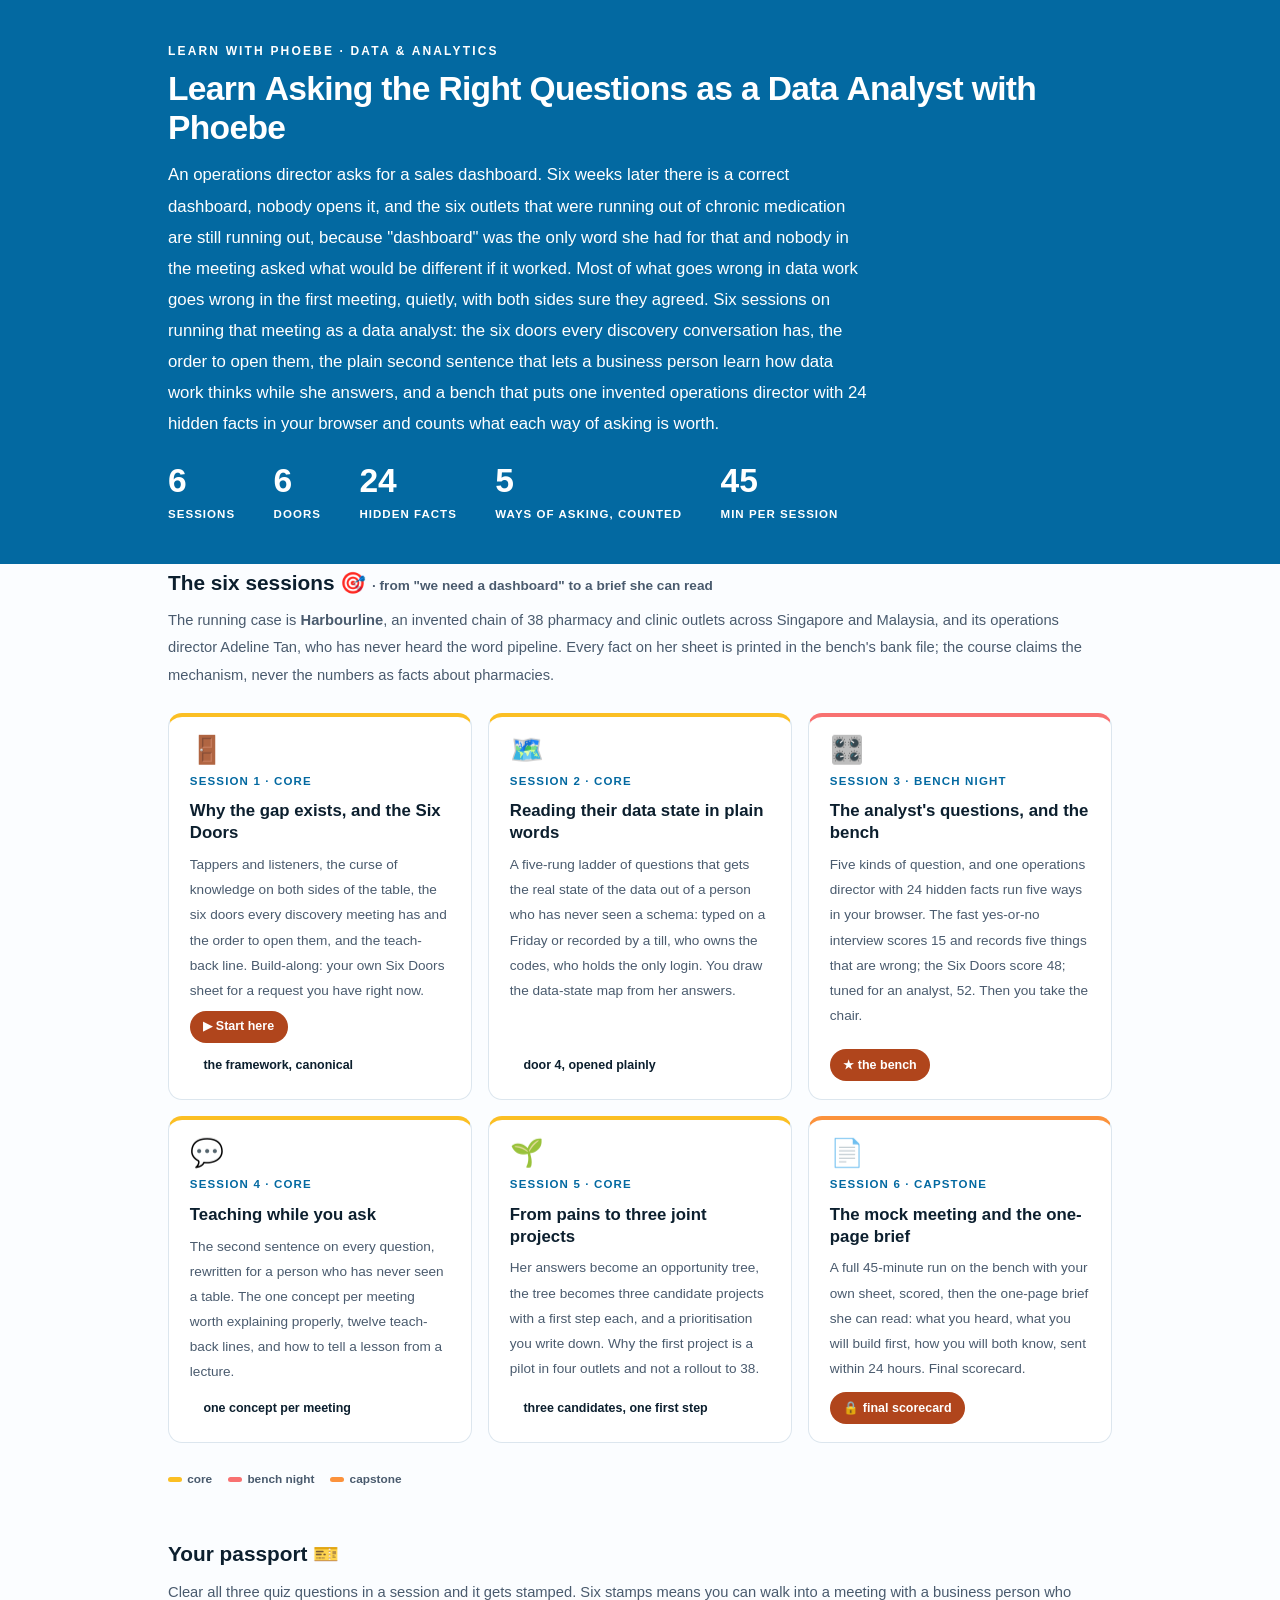
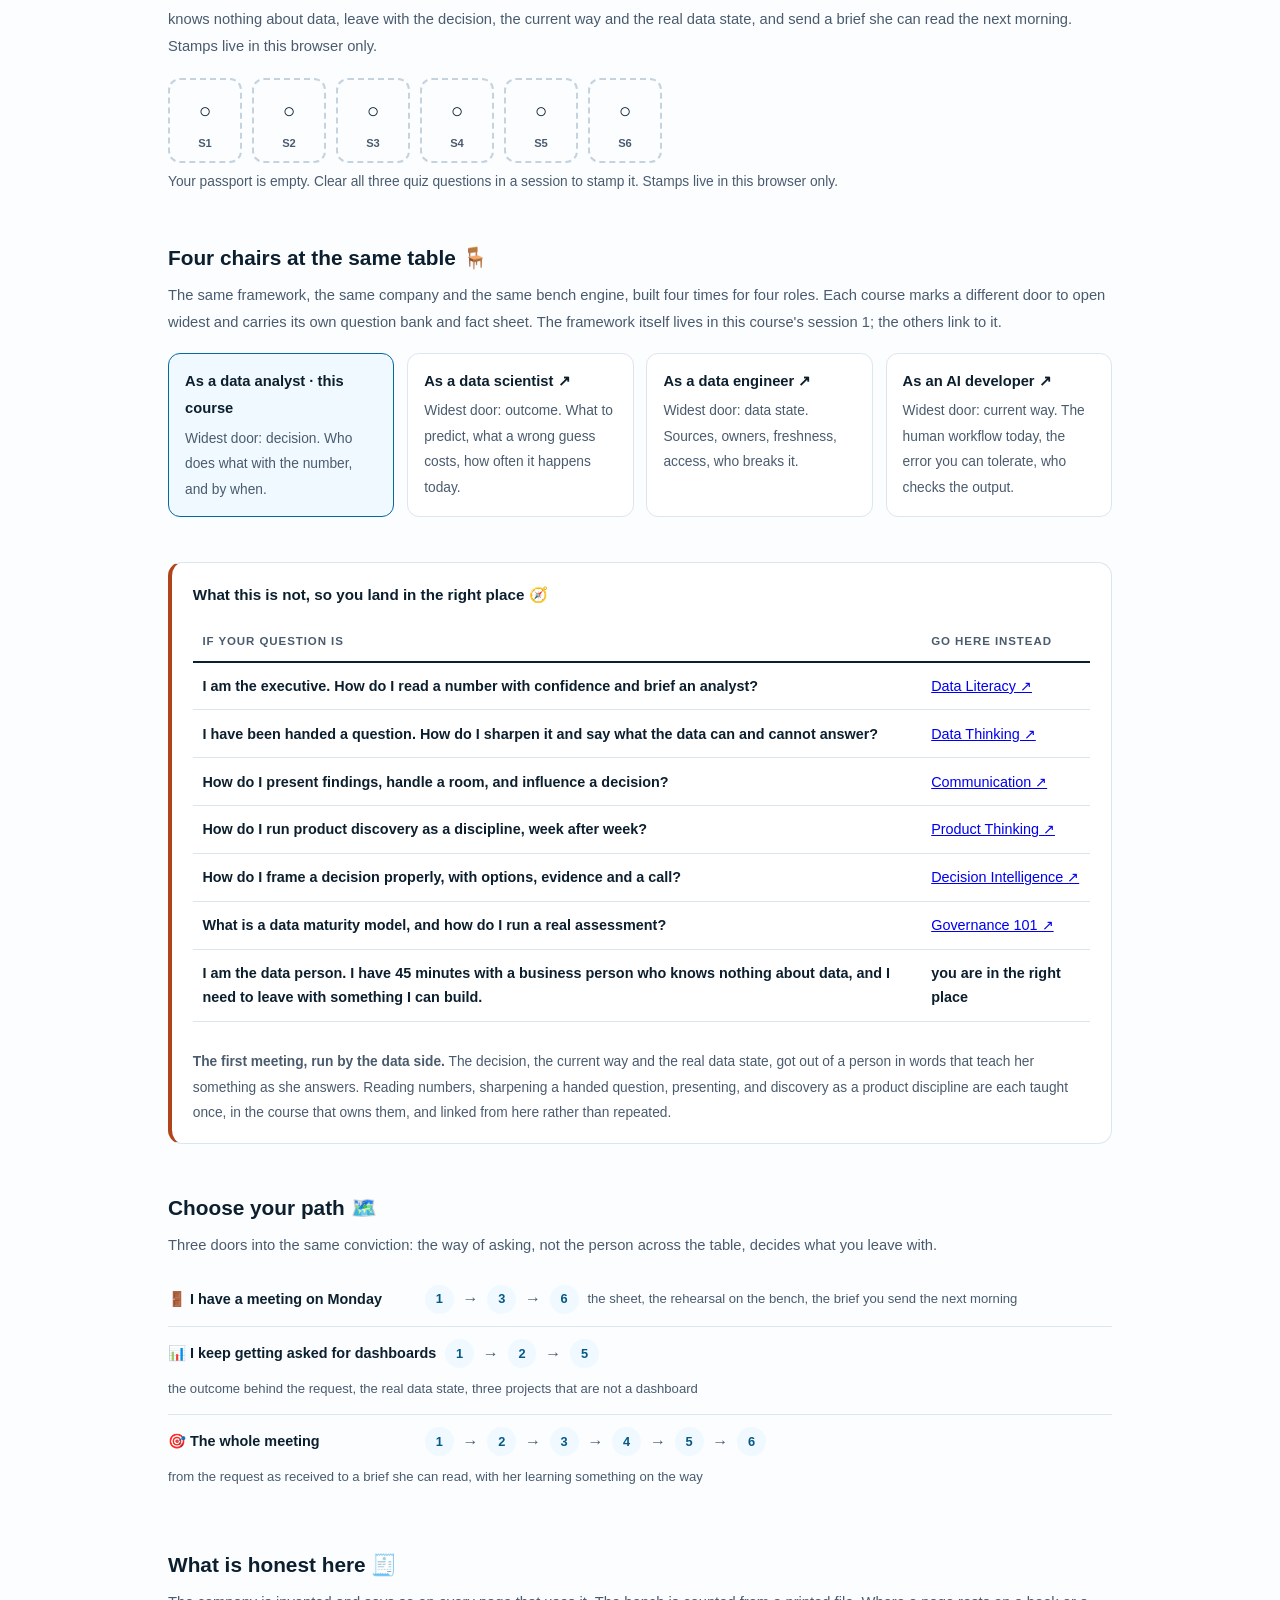
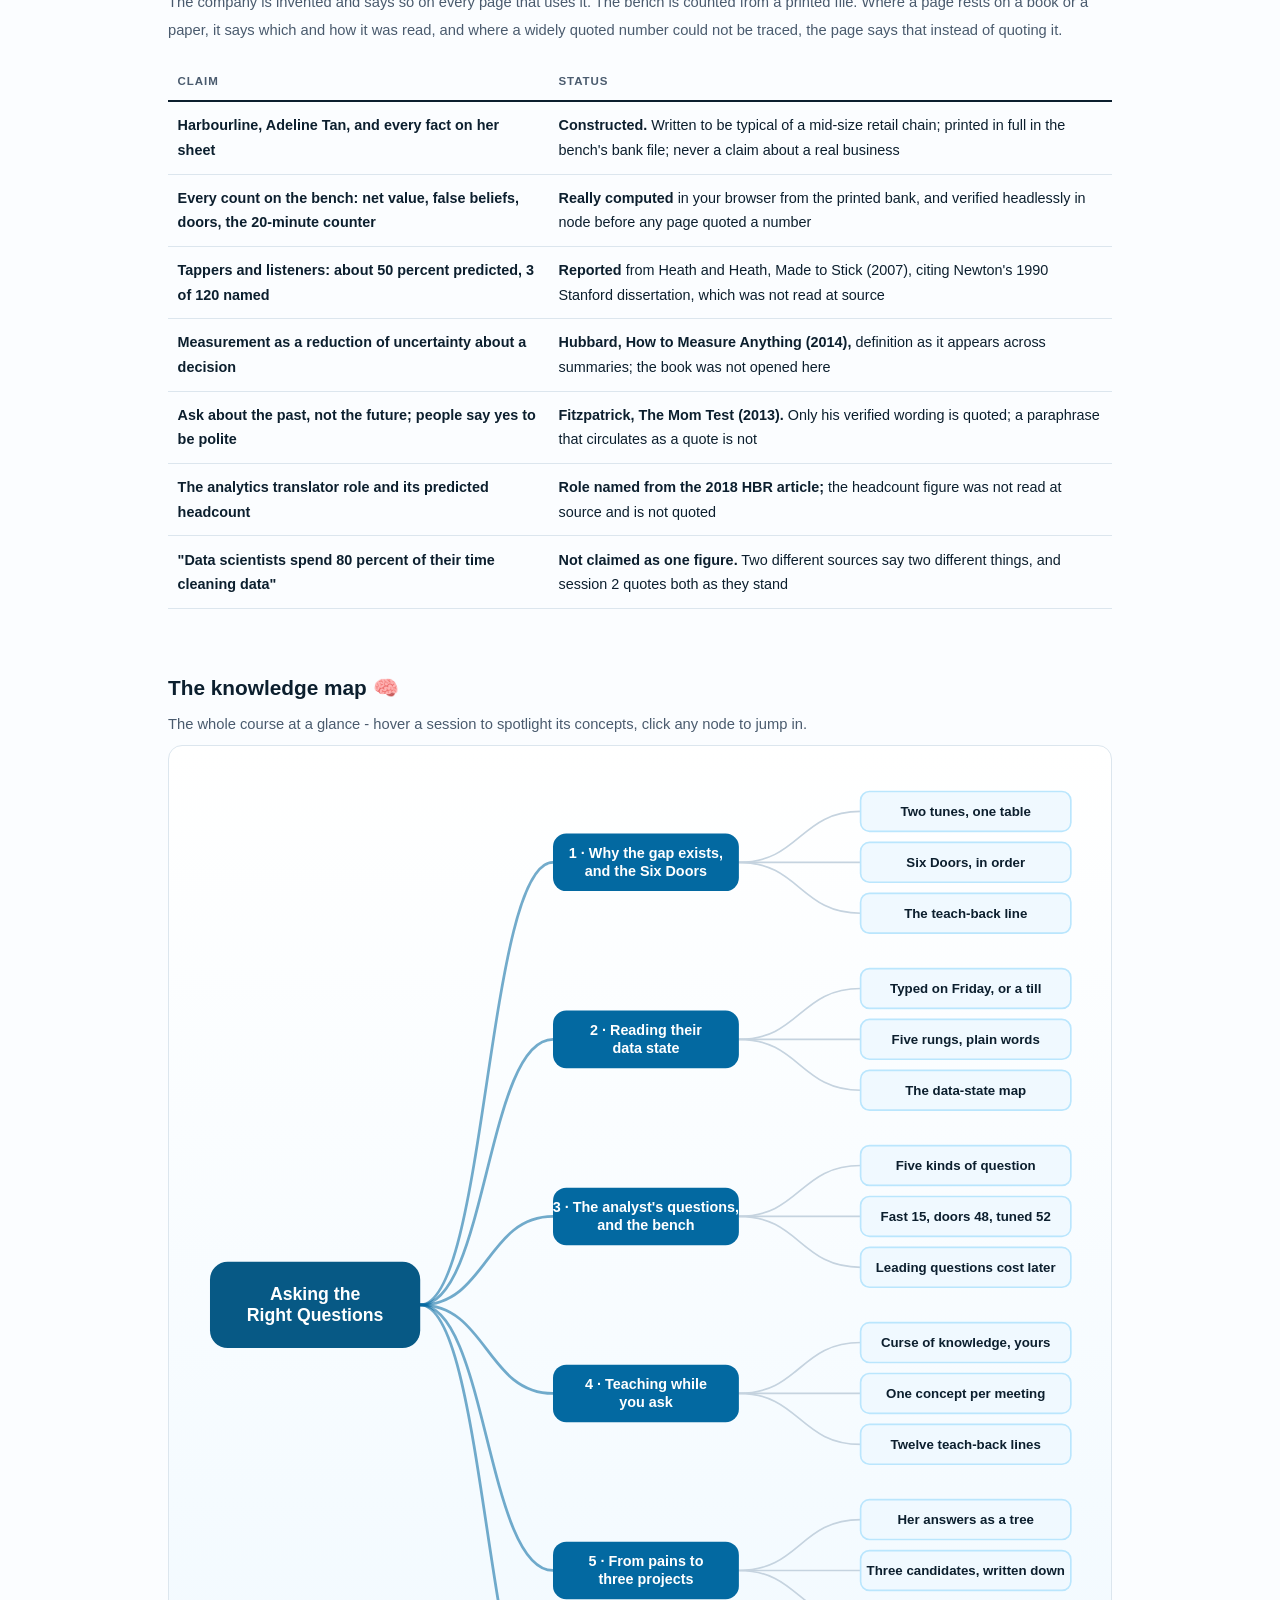
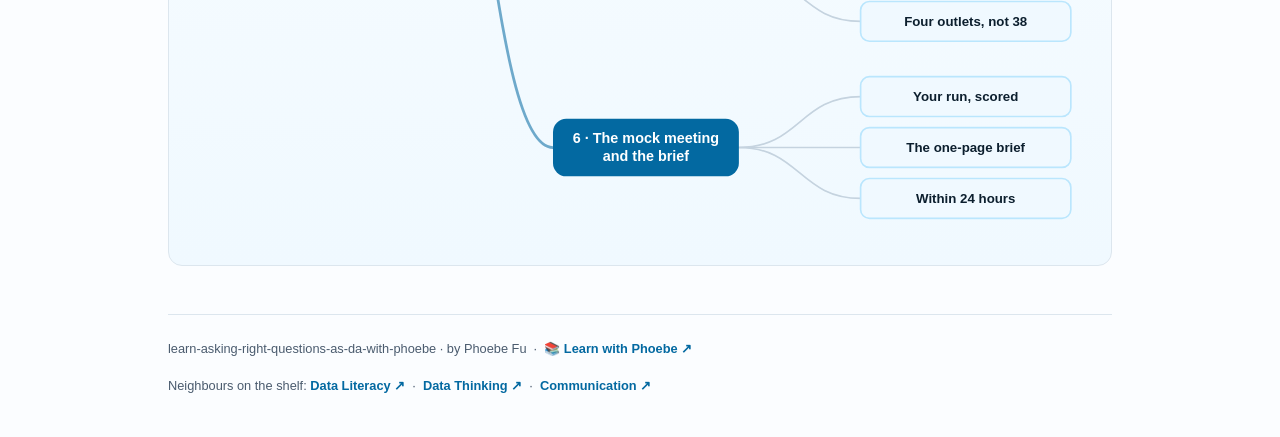
<file: index.html>
<!DOCTYPE html>
<html lang="en">
<head>
<meta charset="UTF-8">
<meta name="viewport" content="width=device-width, initial-scale=1.0">
<!-- social:start -->
<meta name="description" content="Six sessions on the first meeting of any data project: how a data analyst gets the decision, the current way of working and the real state of the data out of a business person who knows nothing about data, in words that teach them something while they answer. One invented pharmacy chain, one operations director with 24 hidden facts, and a discovery-meeting bench that counts what each way of asking is worth. Free, by Phoebe Fu.">
<meta property="og:type" content="website">
<meta property="og:site_name" content="Learn with Phoebe">
<meta property="og:title" content="Learn Asking the Right Questions as a Data Analyst with Phoebe">
<meta property="og:description" content="Same operations director, same 45 minutes, five ways of asking. The fast yes-or-no interview scores 15 and records five things that are wrong; the Six Doors score 48.">
<meta property="og:url" content="https://phoebefu6.github.io/learn-asking-right-questions-as-da-with-phoebe/">
<meta property="og:image" content="https://phoebefu6.github.io/learn-asking-right-questions-as-da-with-phoebe/assets/og-cover.png">
<meta property="og:image:width" content="1200">
<meta property="og:image:height" content="630">
<meta name="twitter:card" content="summary_large_image">
<meta name="twitter:title" content="Learn Asking the Right Questions as a Data Analyst with Phoebe">
<meta name="twitter:description" content="A discovery-meeting bench: one business person with a hidden fact sheet, 45 minutes, five ways of asking, every point counted in your browser.">
<meta name="twitter:image" content="https://phoebefu6.github.io/learn-asking-right-questions-as-da-with-phoebe/assets/og-cover.png">
<!-- social:end -->
<title>Learn Asking the Right Questions as a Data Analyst with Phoebe</title>
<link rel="stylesheet" href="assets/style.css?v=21">
<style>

  .stats-row { display: flex; gap: 2.4rem; margin-top: 1.5rem; flex-wrap: wrap; }
  .stat b { display: block; font-size: 2.1rem; font-weight: 800; line-height: 1.05; font-variant-numeric: tabular-nums; }
  .stat span { font-size: .72rem; opacity: 1; text-transform: uppercase; letter-spacing: .09em; font-weight: 600; }

  .course-grid { display: grid; grid-template-columns: repeat(auto-fit, minmax(17rem, 1fr)); gap: 1rem; margin-top: 1.5rem; }
  .course-card {
    border: 1px solid var(--hairline);
    border-top: 4px solid var(--diff, var(--indigo));
    border-radius: var(--radius);
    padding: 1.2rem 1.3rem 1.1rem;
    display: flex;
    flex-direction: column;
    gap: .5rem;
    text-decoration: none;
    color: var(--ink);
    background: #fff;
    transition: box-shadow .15s ease, border-color .15s ease, transform .15s ease;
    position: relative;
  }
  .course-card:hover { border-color: var(--indigo-soft); border-top-color: var(--diff, var(--indigo)); box-shadow: 0 8px 28px rgba(var(--shadow-rgb),.16); transform: translateY(-3px); }
  .course-card .cicon { font-size: 1.7rem; line-height: 1; }
  .course-card .cnum { font-size: .72rem; font-weight: 700; color: var(--indigo); text-transform: uppercase; letter-spacing: .1em; }
  .course-card h3 { font-size: 1.05rem; font-weight: 800; line-height: 1.3; }
  .course-card p { font-size: .85rem; color: var(--muted); flex: 1; }
  .course-card .meta { display: flex; gap: .4rem; flex-wrap: wrap; }

  .diff-legend { display: flex; gap: 1rem; margin-top: 1.6rem; font-size: .74rem; color: var(--muted); font-weight: 600; flex-wrap: wrap; }
  .diff-legend i { display: inline-block; width: .85rem; height: .35rem; border-radius: 999px; margin-right: .35rem; vertical-align: middle; }

  .paths { margin-top: 2.6rem; }
  .paths h2 { font-size: 1.3rem; font-weight: 800; margin-bottom: .3rem; }
  .paths .plede { color: var(--muted); font-size: .92rem; margin-bottom: .8rem; }
  .path { display: flex; gap: .55rem; align-items: center; padding: .75rem 0; border-bottom: .5px solid var(--hairline); flex-wrap: wrap; }
  .path:last-child { border-bottom: none; }
  .path b { min-width: 15.5rem; font-size: .9rem; }
  .path .pstep { background: var(--indigo-50); color: var(--indigo-deep); border-radius: 999px; padding: .16rem .68rem; font-weight: 700; font-size: .8rem; text-decoration: none; transition: all .12s ease; }
  .path .pstep:hover { background: var(--indigo); color: #fff; }
  .path .parr { color: var(--muted); font-weight: 700; }

  .mm-section { margin-top: 1.6rem; }
  .mm-section h2 { font-size: 1.3rem; font-weight: 800; margin-bottom: .2rem; }
  .mm-section .mm-lede { color: var(--muted); font-size: .92rem; margin-bottom: .4rem; }
  .mm-wrap { border: 1px solid var(--hairline); border-radius: var(--radius); background: linear-gradient(180deg,#fff,var(--indigo-50)); padding: .6rem; overflow-x: auto; }
  .mm-svg { width: 100%; height: auto; display: block; max-width: 60rem; margin: 0 auto; min-width: 34rem; }
  .mm-link { cursor: pointer; text-decoration: none; }
  .mm-node rect { transition: opacity .15s ease, filter .15s ease; }
  .mm-node text { pointer-events: none; }
  .mm-link:hover .mm-node rect { filter: brightness(1.06); }
  .mm-edge { transition: opacity .15s ease; }

  .not-this { border: 1px solid var(--hairline); border-left: 4px solid var(--clay); border-radius: var(--radius); background: #fff; padding: 1.1rem 1.3rem; margin-top: 1.2rem; }
  .not-this h3 { font-size: .95rem; font-weight: 800; margin-bottom: .5rem; }
  .siblings { display: grid; grid-template-columns: repeat(auto-fit, minmax(13rem, 1fr)); gap: .8rem; margin-top: 1rem; }
  .sibling { border: 1px solid var(--hairline); border-radius: 12px; padding: .9rem 1rem; background: #fff; text-decoration: none; color: var(--ink); font-size: .86rem; }
  .sibling b { display: block; font-size: .92rem; margin-bottom: .2rem; }
  .sibling span { color: var(--muted); }
  .sibling.here { border-color: var(--indigo); background: var(--indigo-50); }
</style>
</head>
<body>

<header class="masthead">
  <div class="wrap">
    <div class="eyebrow">Learn with Phoebe · Data &amp; Analytics</div>
    <h1>Learn Asking the Right Questions as a <span class="accent">Data Analyst</span> with Phoebe</h1>
    <p class="sub">An operations director asks for a sales dashboard. Six weeks later there is a correct dashboard, nobody opens it, and the six outlets that were running out of chronic medication are still running out, because "dashboard" was the only word she had for that and nobody in the meeting asked what would be different if it worked. Most of what goes wrong in data work goes wrong in the first meeting, quietly, with both sides sure they agreed. Six sessions on running that meeting as a data analyst: the six doors every discovery conversation has, the order to open them, the plain second sentence that lets a business person learn how data work thinks while she answers, and a bench that puts one invented operations director with 24 hidden facts in your browser and counts what each way of asking is worth.</p>
    <div class="stats-row">
      <div class="stat"><b data-count="6">6</b><span>sessions</span></div>
      <div class="stat"><b data-count="6">6</b><span>doors</span></div>
      <div class="stat"><b data-count="24">24</b><span>hidden facts</span></div>
      <div class="stat"><b data-count="5">5</b><span>ways of asking, counted</span></div>
      <div class="stat"><b data-count="45">45</b><span>min per session</span></div>
    </div>
  </div>
</header>

<main class="wrap">

  <section class="section">
    <div class="paths" style="margin-top:0">
      <h2>The six sessions 🎯 <span style="font-size:.85rem;font-weight:600;color:var(--muted)">· from "we need a dashboard" to a brief she can read</span></h2>
      <p class="plede">The running case is <strong>Harbourline</strong>, an invented chain of 38 pharmacy and clinic outlets across Singapore and Malaysia, and its operations director Adeline Tan, who has never heard the word pipeline. Every fact on her sheet is printed in the bench's bank file; the course claims the mechanism, never the numbers as facts about pharmacies.</p>
    </div>

    <div class="course-grid">
      <a class="course-card" href="courses/01-why-the-gap-and-the-six-doors.html" style="--diff:#FBBF24">
        <span class="cicon">🚪</span>
        <span class="cnum">Session 1 · core</span>
        <h3>Why the gap exists, and the Six Doors</h3>
        <p>Tappers and listeners, the curse of knowledge on both sides of the table, the six doors every discovery meeting has and the order to open them, and the teach-back line. Build-along: your own Six Doors sheet for a request you have right now.</p>
        <span class="meta"><span class="pill amber">▶ Start here</span><span class="pill">the framework, canonical</span></span>
      </a>
      <a class="course-card" href="courses/02-reading-their-data-state.html" style="--diff:#FBBF24">
        <span class="cicon">🗺️</span>
        <span class="cnum">Session 2 · core</span>
        <h3>Reading their data state in plain words</h3>
        <p>A five-rung ladder of questions that gets the real state of the data out of a person who has never seen a schema: typed on a Friday or recorded by a till, who owns the codes, who holds the only login. You draw the data-state map from her answers.</p>
        <span class="meta"><span class="pill">door 4, opened plainly</span></span>
      </a>
      <a class="course-card" href="courses/03-the-analysts-questions-and-the-bench.html" style="--diff:#F87171">
        <span class="cicon">🎛️</span>
        <span class="cnum">Session 3 · bench night</span>
        <h3>The analyst's questions, and the bench</h3>
        <p>Five kinds of question, and one operations director with 24 hidden facts run five ways in your browser. The fast yes-or-no interview scores 15 and records five things that are wrong; the Six Doors score 48; tuned for an analyst, 52. Then you take the chair.</p>
        <span class="meta"><span class="pill amber">★ the bench</span></span>
      </a>
      <a class="course-card" href="courses/04-teaching-while-you-ask.html" style="--diff:#FBBF24">
        <span class="cicon">💬</span>
        <span class="cnum">Session 4 · core</span>
        <h3>Teaching while you ask</h3>
        <p>The second sentence on every question, rewritten for a person who has never seen a table. The one concept per meeting worth explaining properly, twelve teach-back lines, and how to tell a lesson from a lecture.</p>
        <span class="meta"><span class="pill">one concept per meeting</span></span>
      </a>
      <a class="course-card" href="courses/05-from-pains-to-three-projects.html" style="--diff:#FBBF24">
        <span class="cicon">🌱</span>
        <span class="cnum">Session 5 · core</span>
        <h3>From pains to three joint projects</h3>
        <p>Her answers become an opportunity tree, the tree becomes three candidate projects with a first step each, and a prioritisation you write down. Why the first project is a pilot in four outlets and not a rollout to 38.</p>
        <span class="meta"><span class="pill">three candidates, one first step</span></span>
      </a>
      <a class="course-card" href="courses/06-the-mock-meeting-and-the-brief.html" style="--diff:#FB923C">
        <span class="cicon">📄</span>
        <span class="cnum">Session 6 · capstone</span>
        <h3>The mock meeting and the one-page brief</h3>
        <p>A full 45-minute run on the bench with your own sheet, scored, then the one-page brief she can read: what you heard, what you will build first, how you will both know, sent within 24 hours. Final scorecard.</p>
        <span class="meta"><span class="pill amber">🔒 final scorecard</span></span>
      </a>
    </div>

    <div class="diff-legend">
      <span><i style="background:#FBBF24"></i>core</span>
      <span><i style="background:#F87171"></i>bench night</span>
      <span><i style="background:#FB923C"></i>capstone</span>
    </div>
  </section>

  <section class="section">
    <div class="paths" style="margin-top:0">
      <h2>Your passport 🎫</h2>
      <p class="plede">Clear all three quiz questions in a session and it gets stamped. Six stamps means you can walk into a meeting with a business person who knows nothing about data, leave with the decision, the current way and the real data state, and send a brief she can read the next morning. Stamps live in this browser only.</p>
    </div>
    <div class="pp-strip"></div>
  </section>

  <section class="section">
    <div class="paths" style="margin-top:0">
      <h2>Four chairs at the same table 🪑</h2>
      <p class="plede">The same framework, the same company and the same bench engine, built four times for four roles. Each course marks a different door to open widest and carries its own question bank and fact sheet. The framework itself lives in this course's session 1; the others link to it.</p>
    </div>
    <div class="siblings">
      <a class="sibling here" href="courses/01-why-the-gap-and-the-six-doors.html"><b>As a data analyst · this course</b><span>Widest door: decision. Who does what with the number, and by when.</span></a>
      <a class="sibling" href="https://phoebefu6.github.io/learn-asking-right-questions-as-ds-with-phoebe/"><b>As a data scientist ↗</b><span>Widest door: outcome. What to predict, what a wrong guess costs, how often it happens today.</span></a>
      <a class="sibling" href="https://phoebefu6.github.io/learn-asking-right-questions-as-de-with-phoebe/"><b>As a data engineer ↗</b><span>Widest door: data state. Sources, owners, freshness, access, who breaks it.</span></a>
      <a class="sibling" href="https://phoebefu6.github.io/learn-asking-right-questions-as-ai-with-phoebe/"><b>As an AI developer ↗</b><span>Widest door: current way. The human workflow today, the error you can tolerate, who checks the output.</span></a>
    </div>
  </section>

  <section class="section">
    <div class="not-this">
      <h3>What this is not, so you land in the right place 🧭</h3>
      <table class="clean">
        <tr><th>If your question is</th><th>Go here instead</th></tr>
        <tr><td>I am the executive. How do I read a number with confidence and brief an analyst?</td><td><a href="https://phoebefu6.github.io/learn-data-literacy-with-phoebe/">Data Literacy ↗</a></td></tr>
        <tr><td>I have been handed a question. How do I sharpen it and say what the data can and cannot answer?</td><td><a href="https://phoebefu6.github.io/learn-data-thinking-with-phoebe/">Data Thinking ↗</a></td></tr>
        <tr><td>How do I present findings, handle a room, and influence a decision?</td><td><a href="https://phoebefu6.github.io/learn-communication-with-phoebe/">Communication ↗</a></td></tr>
        <tr><td>How do I run product discovery as a discipline, week after week?</td><td><a href="https://phoebefu6.github.io/learn-product-thinking-with-phoebe/">Product Thinking ↗</a></td></tr>
        <tr><td>How do I frame a decision properly, with options, evidence and a call?</td><td><a href="https://phoebefu6.github.io/learn-decision-intelligence-with-phoebe/">Decision Intelligence ↗</a></td></tr>
        <tr><td>What is a data maturity model, and how do I run a real assessment?</td><td><a href="https://phoebefu6.github.io/learn-governance-101-with-phoebe/">Governance 101 ↗</a></td></tr>
        <tr><td><strong>I am the data person. I have 45 minutes with a business person who knows nothing about data, and I need to leave with something I can build.</strong></td><td><strong>you are in the right place</strong></td></tr>
      </table>
      <p style="margin-top:.7rem;font-size:.86rem;color:var(--muted)"><strong>The first meeting, run by the data side.</strong> The decision, the current way and the real data state, got out of a person in words that teach her something as she answers. Reading numbers, sharpening a handed question, presenting, and discovery as a product discipline are each taught once, in the course that owns them, and linked from here rather than repeated.</p>
    </div>
  </section>

  <section class="section">
    <div class="paths">
      <h2>Choose your path 🗺️</h2>
      <p class="plede">Three doors into the same conviction: the way of asking, not the person across the table, decides what you leave with.</p>
      <div class="path"><b>🚪 I have a meeting on Monday</b>
        <a class="pstep" href="courses/01-why-the-gap-and-the-six-doors.html">1</a><span class="parr">→</span>
        <a class="pstep" href="courses/03-the-analysts-questions-and-the-bench.html">3</a><span class="parr">→</span>
        <a class="pstep" href="courses/06-the-mock-meeting-and-the-brief.html">6</a>
        <span style="font-size:.82rem;color:var(--muted)">the sheet, the rehearsal on the bench, the brief you send the next morning</span>
      </div>
      <div class="path"><b>📊 I keep getting asked for dashboards</b>
        <a class="pstep" href="courses/01-why-the-gap-and-the-six-doors.html">1</a><span class="parr">→</span>
        <a class="pstep" href="courses/02-reading-their-data-state.html">2</a><span class="parr">→</span>
        <a class="pstep" href="courses/05-from-pains-to-three-projects.html">5</a>
        <span style="font-size:.82rem;color:var(--muted)">the outcome behind the request, the real data state, three projects that are not a dashboard</span>
      </div>
      <div class="path"><b>🎯 The whole meeting</b>
        <a class="pstep" href="courses/01-why-the-gap-and-the-six-doors.html">1</a><span class="parr">→</span>
        <a class="pstep" href="courses/02-reading-their-data-state.html">2</a><span class="parr">→</span>
        <a class="pstep" href="courses/03-the-analysts-questions-and-the-bench.html">3</a><span class="parr">→</span>
        <a class="pstep" href="courses/04-teaching-while-you-ask.html">4</a><span class="parr">→</span>
        <a class="pstep" href="courses/05-from-pains-to-three-projects.html">5</a><span class="parr">→</span>
        <a class="pstep" href="courses/06-the-mock-meeting-and-the-brief.html">6</a>
        <span style="font-size:.82rem;color:var(--muted)">from the request as received to a brief she can read, with her learning something on the way</span>
      </div>
    </div>
  </section>

  <section class="section">
    <div class="paths" style="margin-top:0">
      <h2>What is honest here 🧾</h2>
      <p class="plede">The company is invented and says so on every page that uses it. The bench is counted from a printed file. Where a page rests on a book or a paper, it says which and how it was read, and where a widely quoted number could not be traced, the page says that instead of quoting it.</p>
    </div>
    <table class="clean">
      <tr><th>Claim</th><th>Status</th></tr>
      <tr><td>Harbourline, Adeline Tan, and every fact on her sheet</td><td><strong>Constructed.</strong> Written to be typical of a mid-size retail chain; printed in full in the bench's bank file; never a claim about a real business</td></tr>
      <tr><td>Every count on the bench: net value, false beliefs, doors, the 20-minute counter</td><td><strong>Really computed</strong> in your browser from the printed bank, and verified headlessly in node before any page quoted a number</td></tr>
      <tr><td>Tappers and listeners: about 50 percent predicted, 3 of 120 named</td><td><strong>Reported</strong> from Heath and Heath, Made to Stick (2007), citing Newton's 1990 Stanford dissertation, which was not read at source</td></tr>
      <tr><td>Measurement as a reduction of uncertainty about a decision</td><td><strong>Hubbard, How to Measure Anything (2014),</strong> definition as it appears across summaries; the book was not opened here</td></tr>
      <tr><td>Ask about the past, not the future; people say yes to be polite</td><td><strong>Fitzpatrick, The Mom Test (2013).</strong> Only his verified wording is quoted; a paraphrase that circulates as a quote is not</td></tr>
      <tr><td>The analytics translator role and its predicted headcount</td><td><strong>Role named from the 2018 HBR article;</strong> the headcount figure was not read at source and is not quoted</td></tr>
      <tr><td>"Data scientists spend 80 percent of their time cleaning data"</td><td><strong>Not claimed as one figure.</strong> Two different sources say two different things, and session 2 quotes both as they stand</td></tr>
    </table>
  </section>

  <section class="section mm-section">
    <h2>The knowledge map 🧠</h2>
    <p class="mm-lede">The whole course at a glance - hover a session to spotlight its concepts, click any node to jump in.</p>
    <div class="mm-wrap"><div id="mindmap"></div></div>
  </section>

  <footer class="pagefoot">
    <span>learn-asking-right-questions-as-da-with-phoebe · by Phoebe Fu &nbsp;·&nbsp; 📚 <a href="https://phoebefu6.github.io/learn-with-phoebe/">Learn with Phoebe ↗</a></span>
    <span>Neighbours on the shelf: <a href="https://phoebefu6.github.io/learn-data-literacy-with-phoebe/">Data Literacy ↗</a> &nbsp;·&nbsp; <a href="https://phoebefu6.github.io/learn-data-thinking-with-phoebe/">Data Thinking ↗</a> &nbsp;·&nbsp; <a href="https://phoebefu6.github.io/learn-communication-with-phoebe/">Communication ↗</a></span>
  </footer>

</main>

<script>
window.MINDMAP_DATA = {
  title: "Asking the\nRight Questions",
  centerColor: "#075985",
  sessions: [
    { label: "Why the gap exists,\nand the Six Doors", href: "courses/01-why-the-gap-and-the-six-doors.html", color: "#FBBF24",
      concepts: [
        { label: "Two tunes, one table", href: "courses/01-why-the-gap-and-the-six-doors.html" },
        { label: "Six Doors, in order", href: "courses/01-why-the-gap-and-the-six-doors.html" },
        { label: "The teach-back line", href: "courses/01-why-the-gap-and-the-six-doors.html" } ] },
    { label: "Reading their\ndata state", href: "courses/02-reading-their-data-state.html", color: "#FBBF24",
      concepts: [
        { label: "Typed on Friday, or a till", href: "courses/02-reading-their-data-state.html" },
        { label: "Five rungs, plain words", href: "courses/02-reading-their-data-state.html" },
        { label: "The data-state map", href: "courses/02-reading-their-data-state.html" } ] },
    { label: "The analyst's questions,\nand the bench", href: "courses/03-the-analysts-questions-and-the-bench.html", color: "#F87171",
      concepts: [
        { label: "Five kinds of question", href: "courses/03-the-analysts-questions-and-the-bench.html" },
        { label: "Fast 15, doors 48, tuned 52", href: "courses/03-the-analysts-questions-and-the-bench.html" },
        { label: "Leading questions cost later", href: "courses/03-the-analysts-questions-and-the-bench.html" } ] },
    { label: "Teaching while\nyou ask", href: "courses/04-teaching-while-you-ask.html", color: "#FBBF24",
      concepts: [
        { label: "Curse of knowledge, yours", href: "courses/04-teaching-while-you-ask.html" },
        { label: "One concept per meeting", href: "courses/04-teaching-while-you-ask.html" },
        { label: "Twelve teach-back lines", href: "courses/04-teaching-while-you-ask.html" } ] },
    { label: "From pains to\nthree projects", href: "courses/05-from-pains-to-three-projects.html", color: "#FBBF24",
      concepts: [
        { label: "Her answers as a tree", href: "courses/05-from-pains-to-three-projects.html" },
        { label: "Three candidates, written down", href: "courses/05-from-pains-to-three-projects.html" },
        { label: "Four outlets, not 38", href: "courses/05-from-pains-to-three-projects.html" } ] },
    { label: "The mock meeting\nand the brief", href: "courses/06-the-mock-meeting-and-the-brief.html", color: "#FB923C",
      concepts: [
        { label: "Your run, scored", href: "courses/06-the-mock-meeting-and-the-brief.html" },
        { label: "The one-page brief", href: "courses/06-the-mock-meeting-and-the-brief.html" },
        { label: "Within 24 hours", href: "courses/06-the-mock-meeting-and-the-brief.html" } ] }
  ]
};
</script>
<script src="assets/mindmap.js?v=1"></script>
<script src="assets/app.js?v=18"></script>
</body>
</html>
</file>
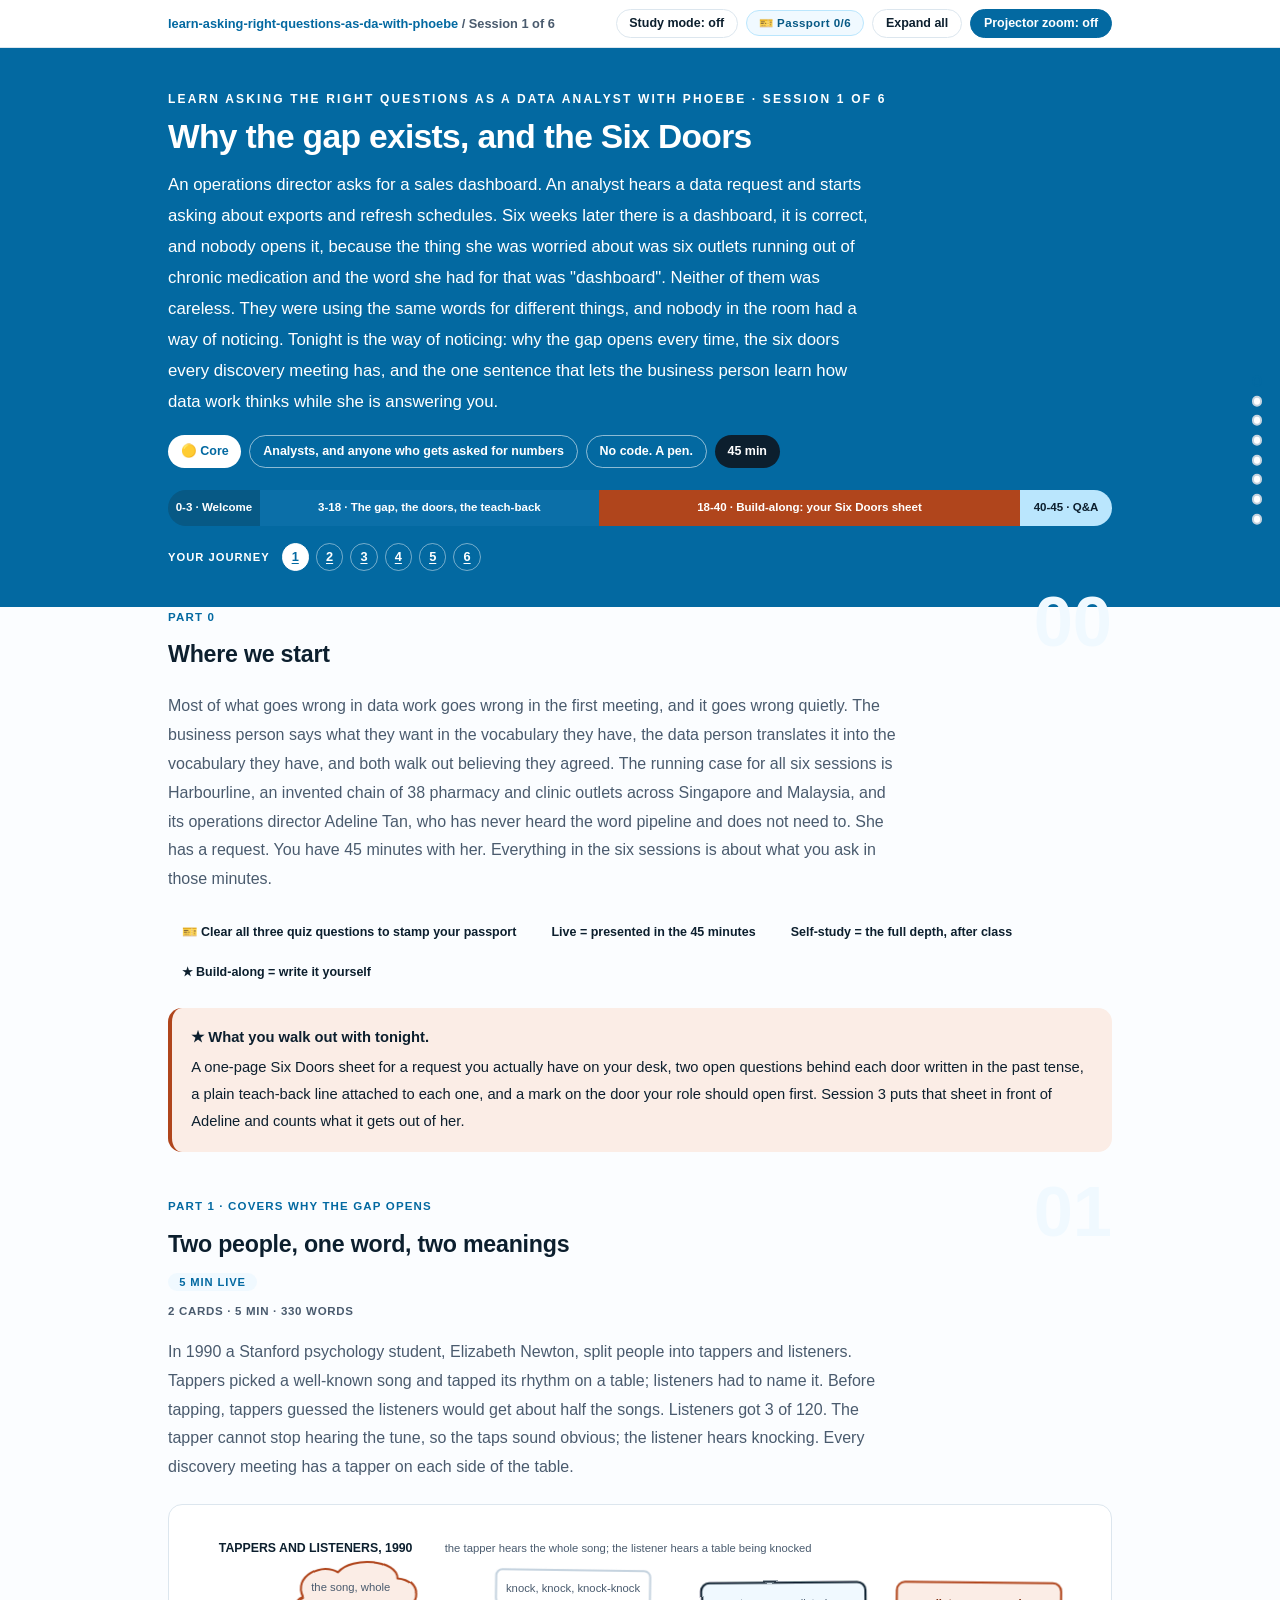
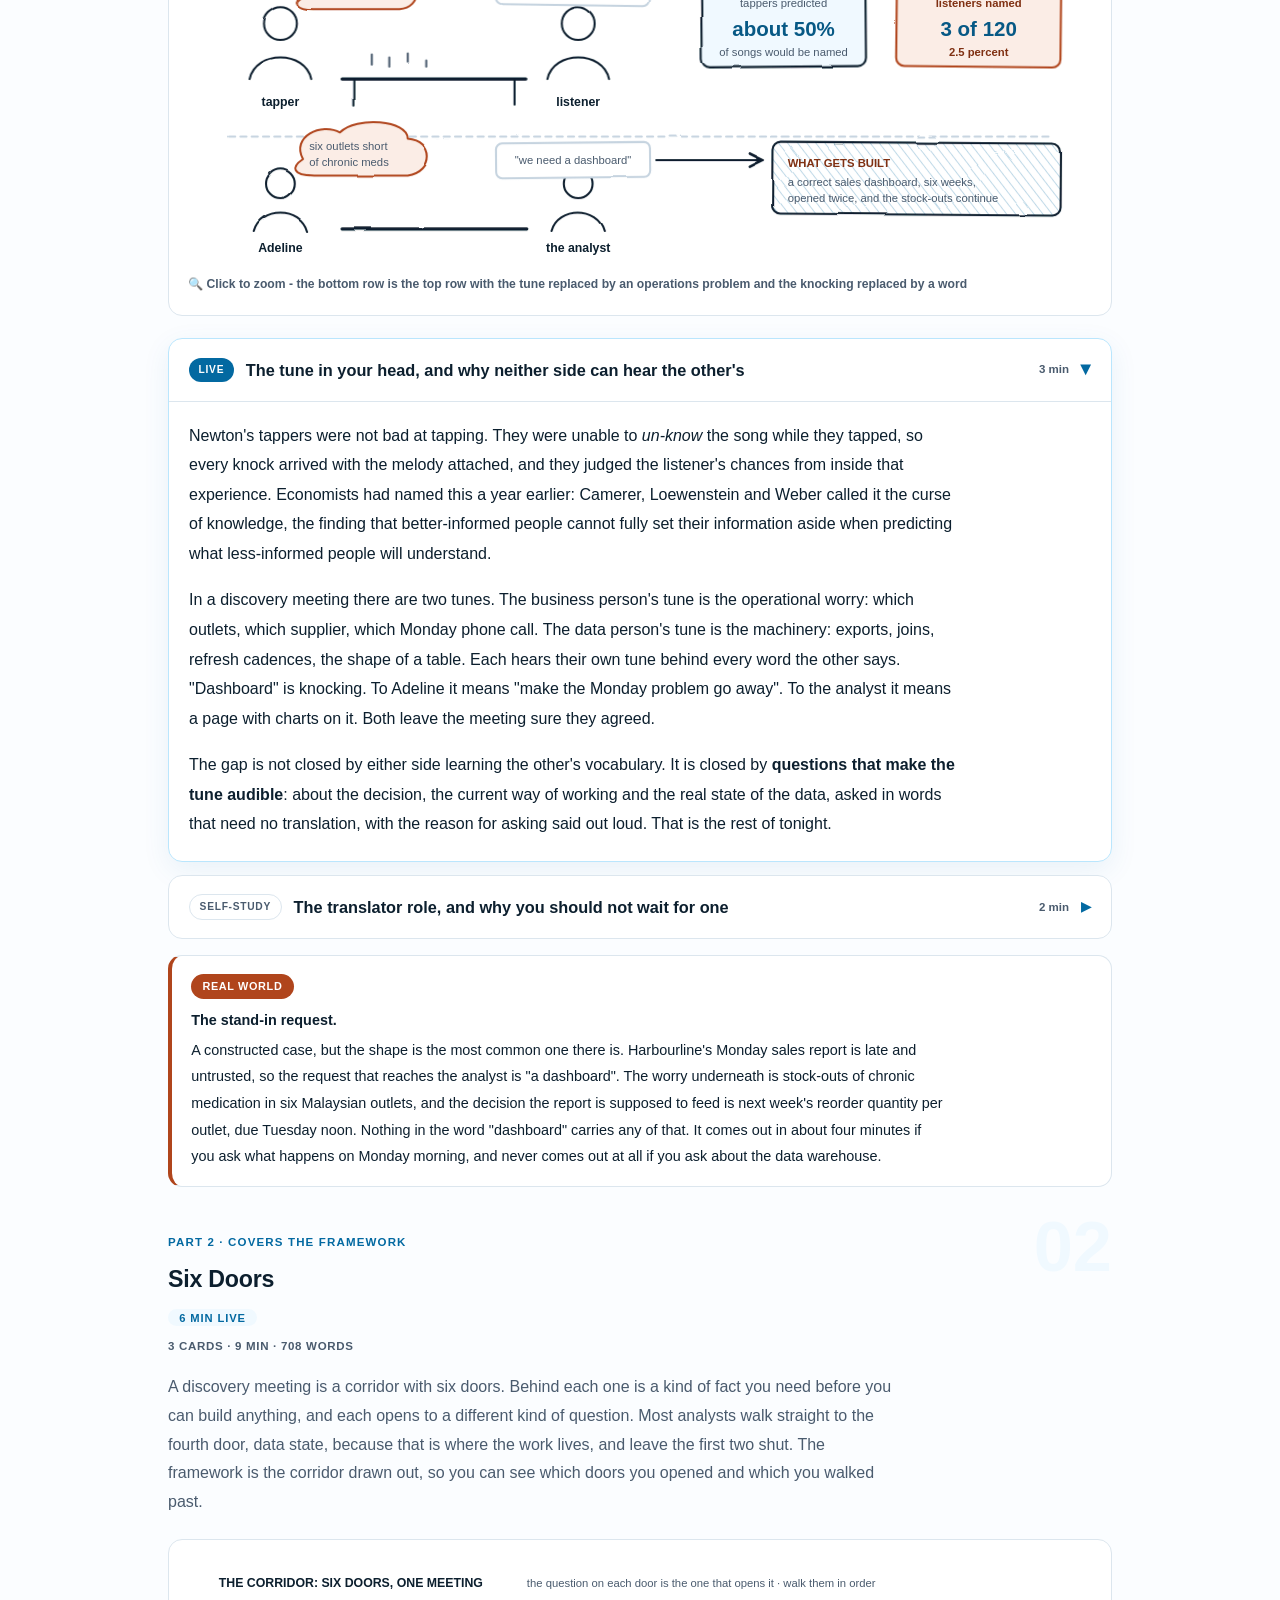
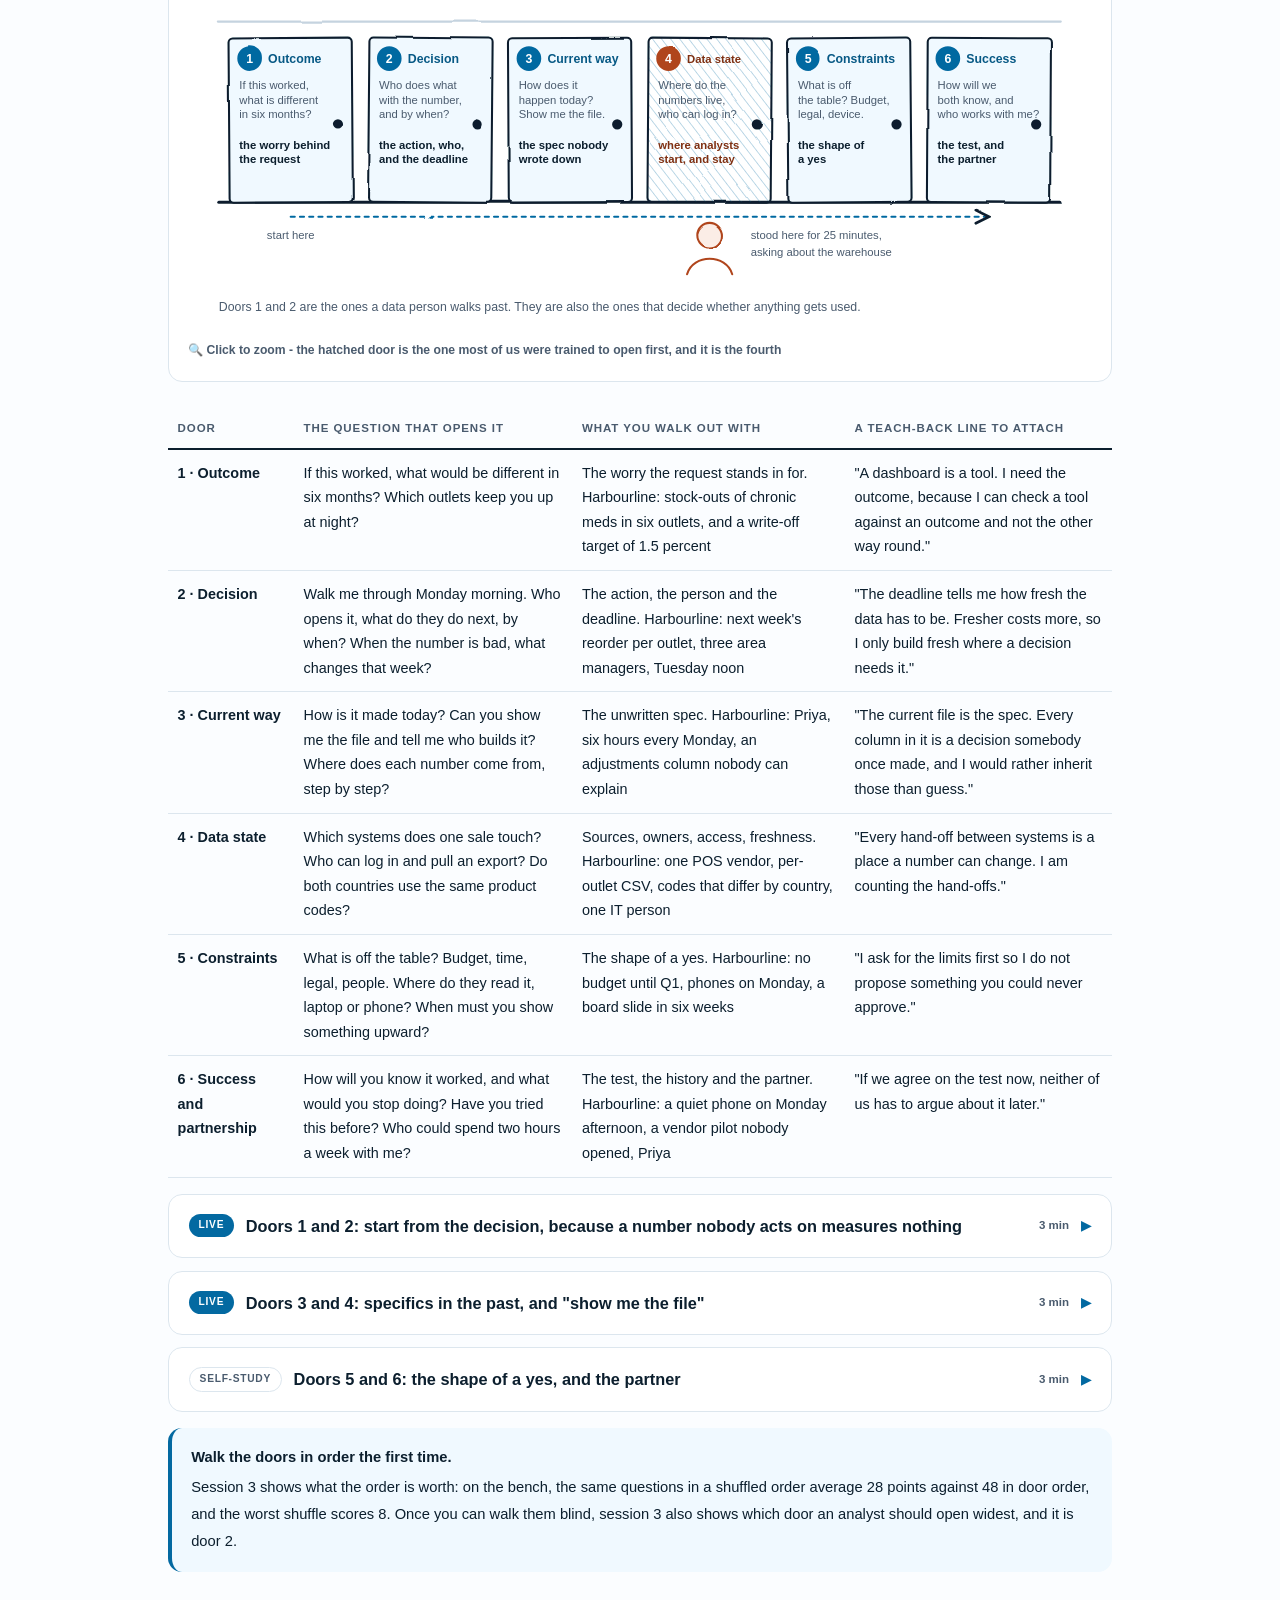
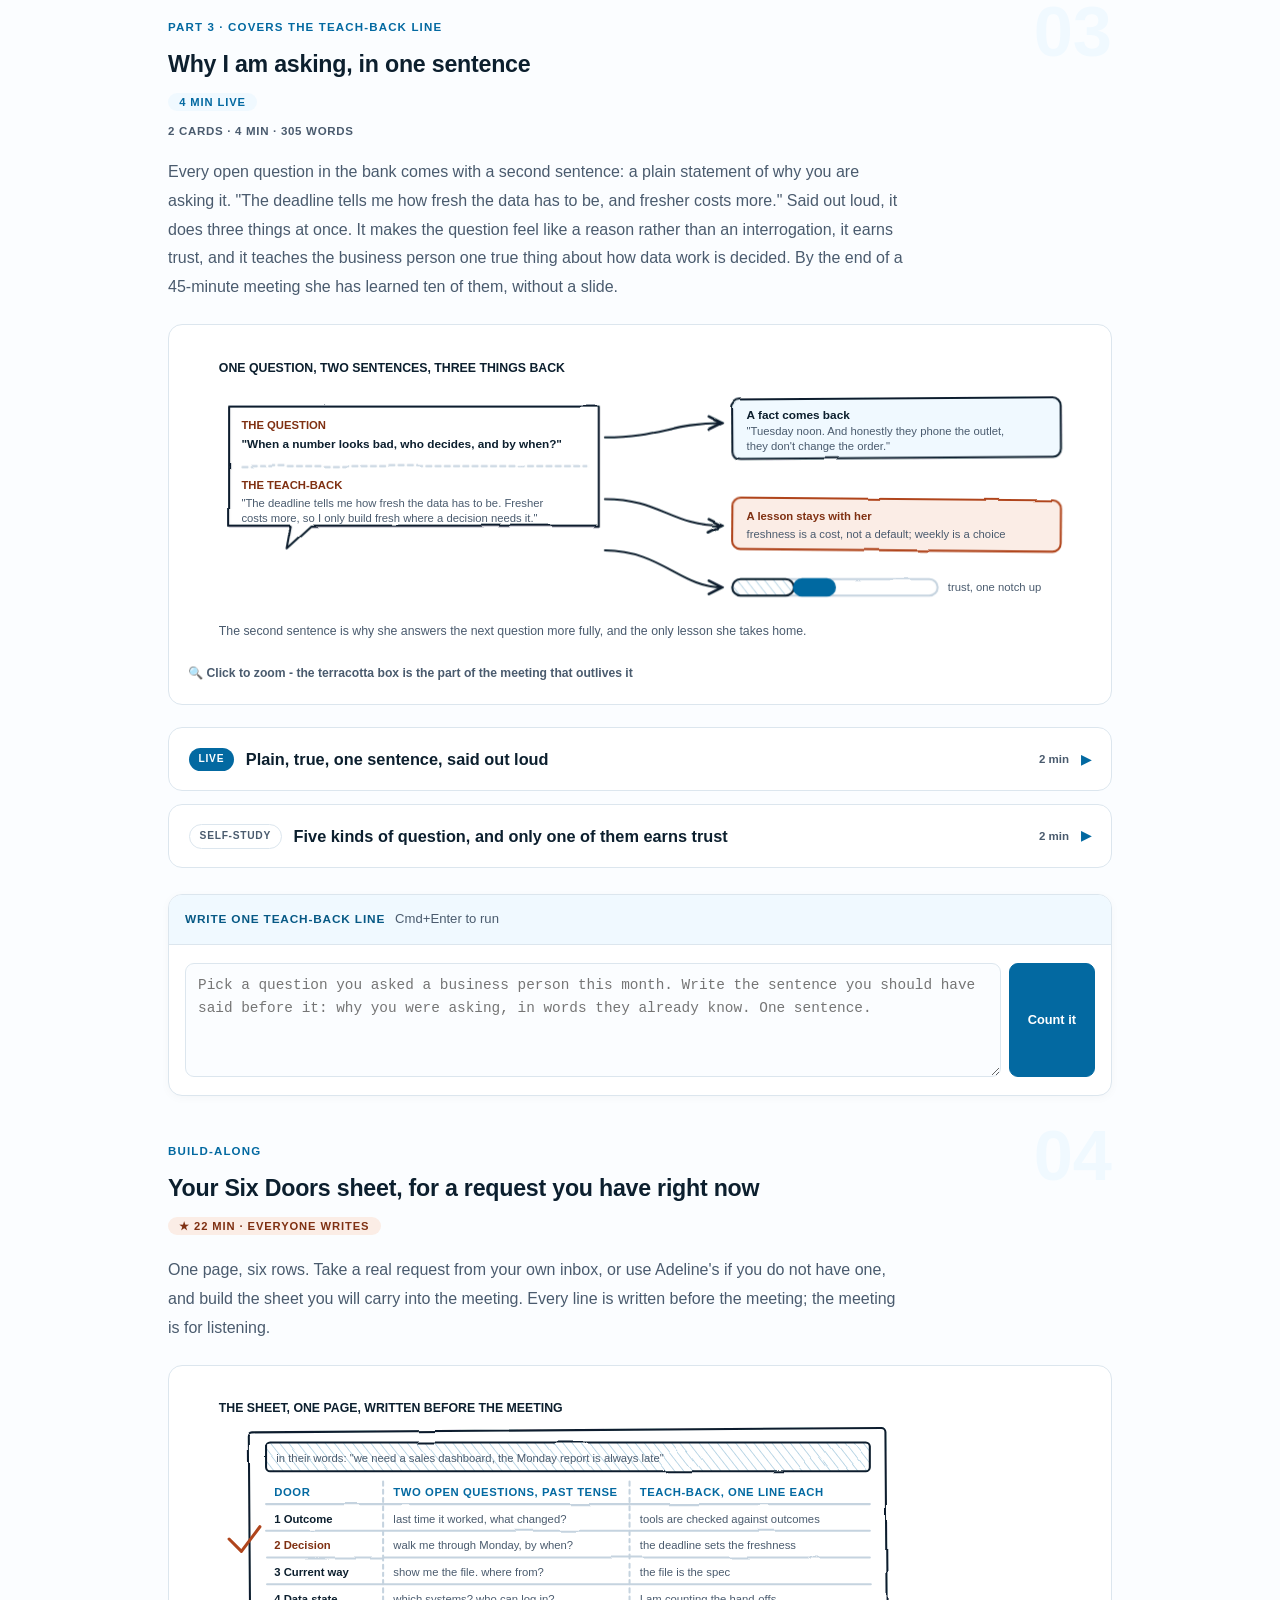
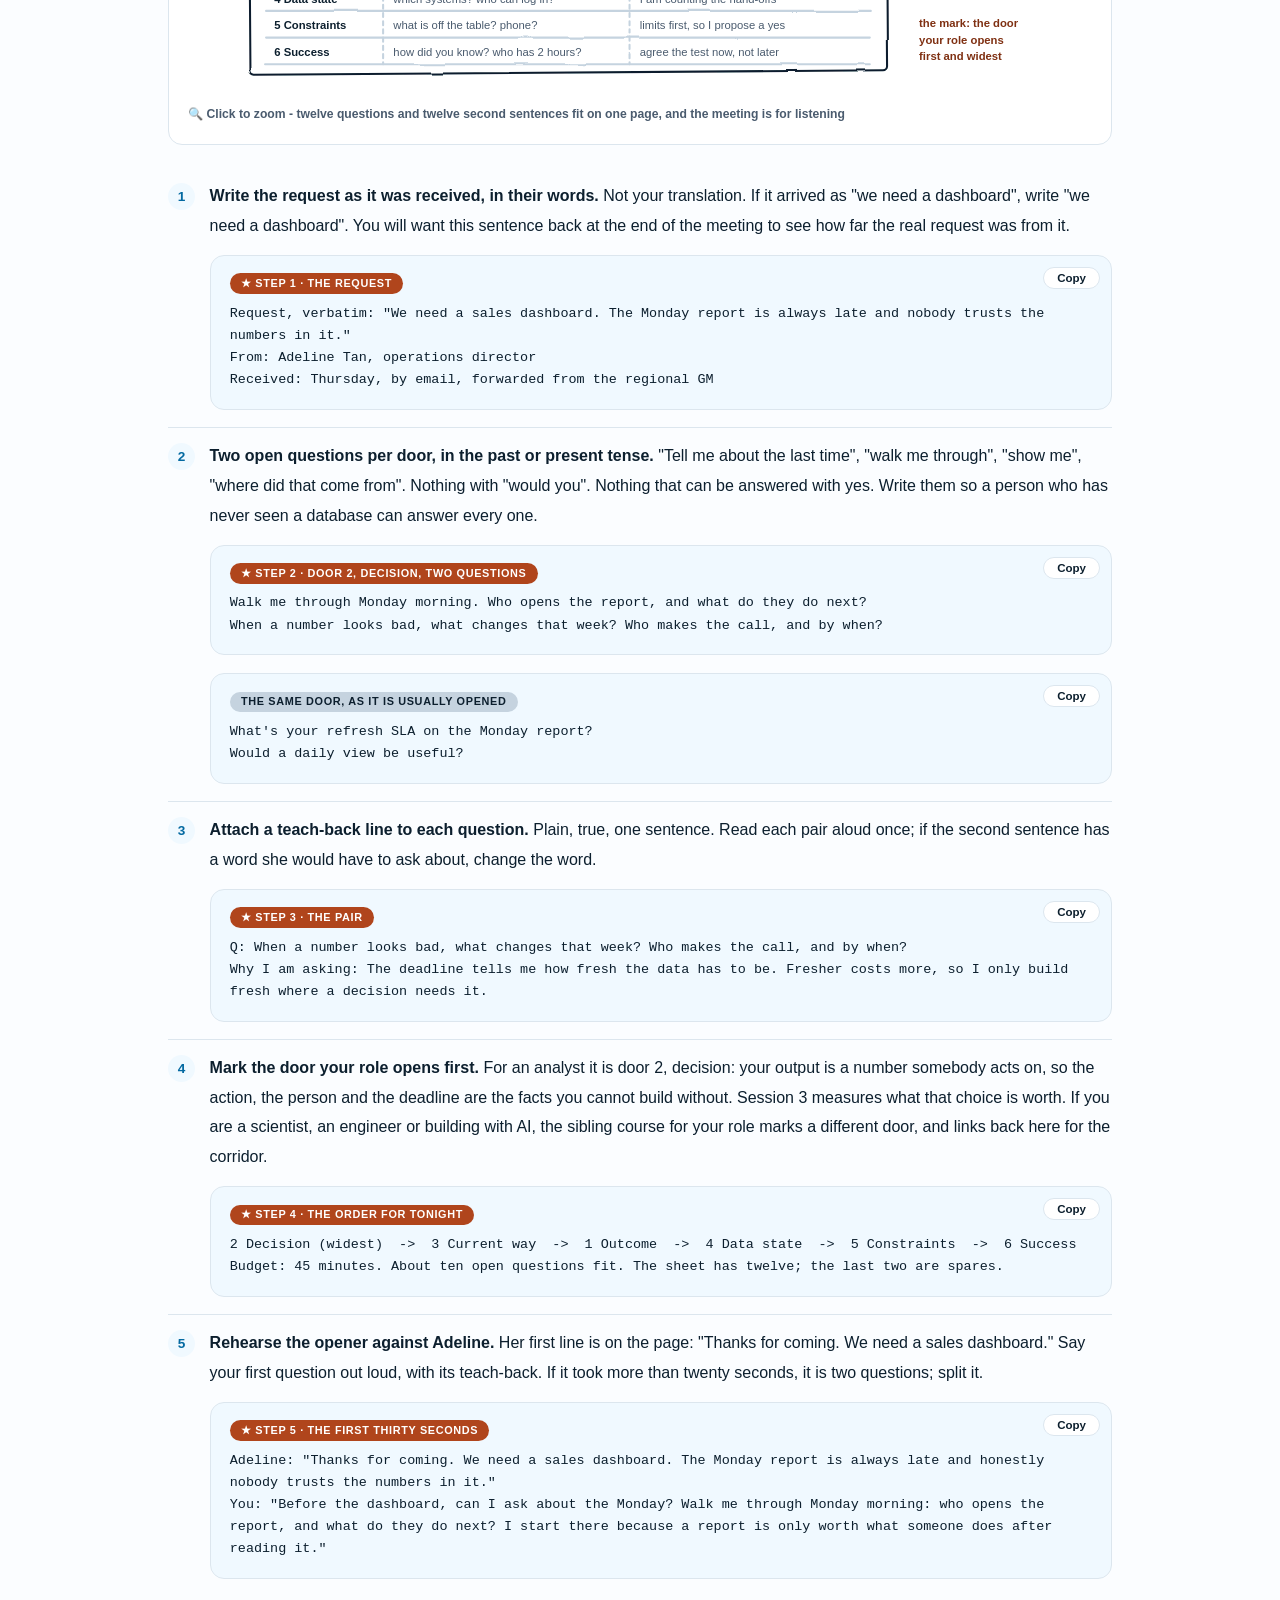
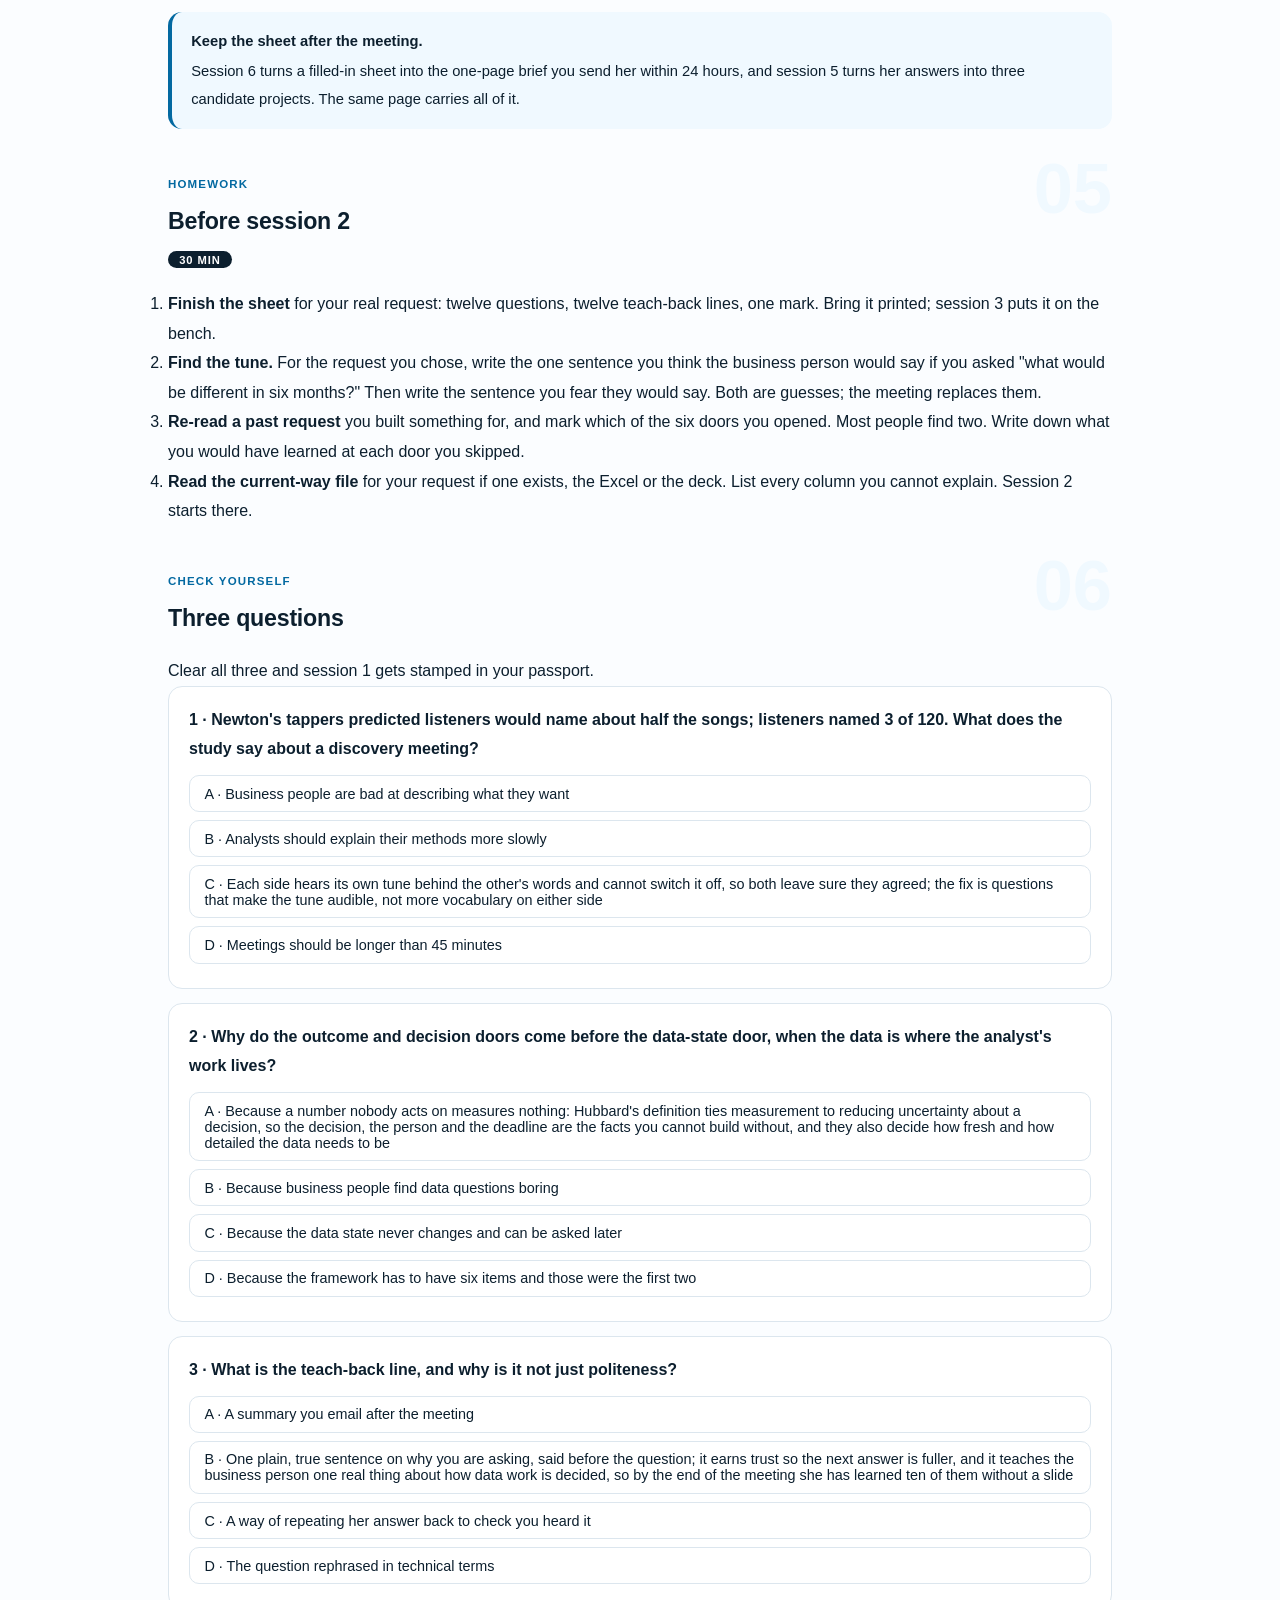
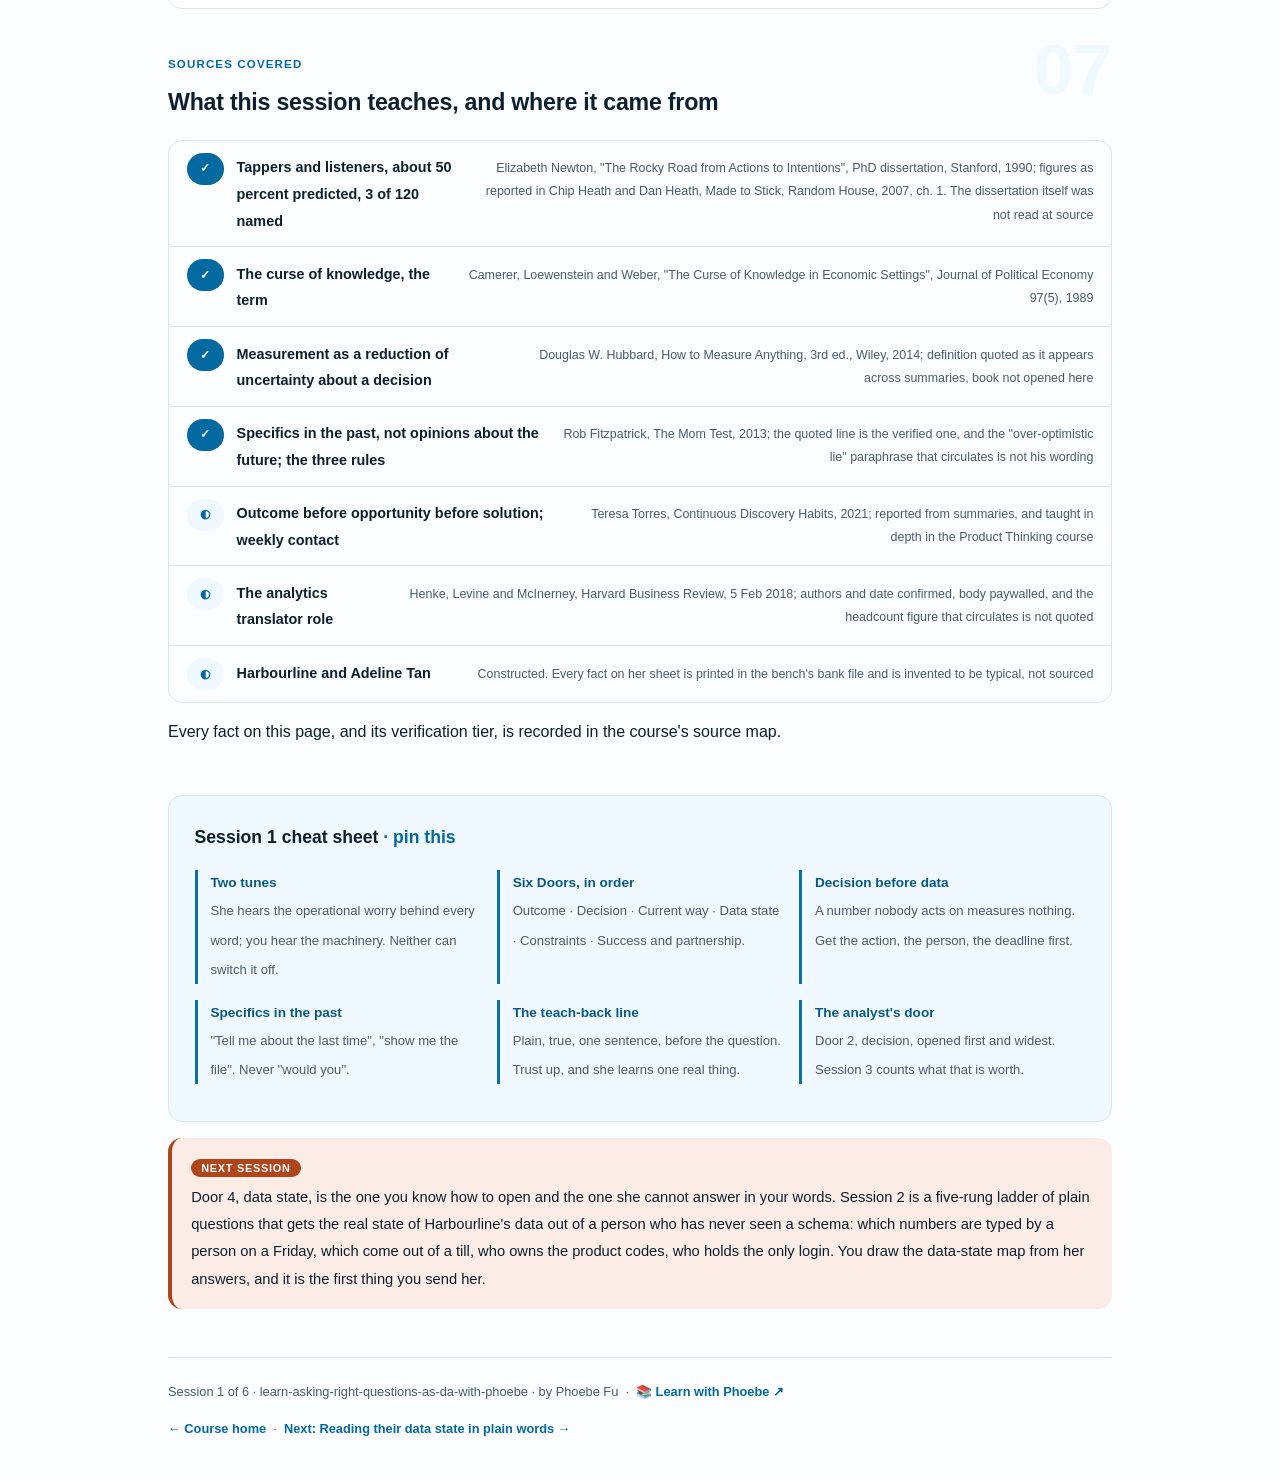
<file: courses/01-why-the-gap-and-the-six-doors.html>
<!DOCTYPE html>
<html lang="en">
<head>
<meta charset="UTF-8">
<meta name="viewport" content="width=device-width, initial-scale=1.0">
<!-- social:start -->
<meta name="description" content="Session 1 of 6. Why a business person and a data person can sit in the same meeting and leave with two different projects, the Six Doors framework for the questions that close that gap, and the teach-back line that makes the business person learn something every time you ask.">
<meta property="og:type" content="article">
<meta property="og:site_name" content="Learn with Phoebe">
<meta property="og:title" content="Why the gap exists, and the Six Doors - learn asking the right questions as a data analyst with phoebe">
<meta property="og:description" content="Session 1 of 6. Tappers and listeners, the six doors every discovery meeting has, and the one sentence that turns a question into a lesson.">
<meta property="og:url" content="https://phoebefu6.github.io/learn-asking-right-questions-as-da-with-phoebe/courses/01-why-the-gap-and-the-six-doors.html">
<meta property="og:image" content="https://phoebefu6.github.io/learn-asking-right-questions-as-da-with-phoebe/assets/og-cover.png">
<meta property="og:image:width" content="1200">
<meta property="og:image:height" content="630">
<meta name="twitter:card" content="summary_large_image">
<meta name="twitter:title" content="Why the gap exists, and the Six Doors - learn asking the right questions as a data analyst with phoebe">
<meta name="twitter:description" content="Session 1 of 6. The gap, the six doors, the teach-back line.">
<meta name="twitter:image" content="https://phoebefu6.github.io/learn-asking-right-questions-as-da-with-phoebe/assets/og-cover.png">
<!-- social:end -->
<title>Session 1 · Why the gap exists, and the Six Doors - learn asking the right questions as a data analyst with phoebe</title>
<link rel="stylesheet" href="../assets/style.css?v=20">
</head>
<body>

<div class="toolbar">
  <div class="wrap">
    <span class="crumb"><a href="../index.html">learn-asking-right-questions-as-da-with-phoebe</a> / Session 1 of 6</span>
    <button class="btn" id="toggle-all" type="button">Expand all</button>
    <button class="btn primary" id="zoom-toggle" type="button">Projector zoom: off</button>
  </div>
</div>

<header class="masthead">
  <div class="wrap">
    <div class="eyebrow">Learn Asking the Right Questions as a Data Analyst with Phoebe · Session 1 of 6</div>
    <h1>Why the gap exists, and the <span class="accent">Six Doors</span></h1>
    <p class="sub">An operations director asks for a sales dashboard. An analyst hears a data request and starts asking about exports and refresh schedules. Six weeks later there is a dashboard, it is correct, and nobody opens it, because the thing she was worried about was six outlets running out of chronic medication and the word she had for that was "dashboard". Neither of them was careless. They were using the same words for different things, and nobody in the room had a way of noticing. Tonight is the way of noticing: why the gap opens every time, the six doors every discovery meeting has, and the one sentence that lets the business person learn how data work thinks while she is answering you.</p>
    <div class="chip-row">
      <span class="chip level">🟡 Core</span>
      <span class="chip audience">Analysts, and anyone who gets asked for numbers</span>
      <span class="chip audience">No code. A pen.</span>
      <span class="chip time">45 min</span>
    </div>
    <div class="agenda">
      <span class="a1" style="flex:1">0-3 · Welcome</span>
      <span class="a2" style="flex:4">3-18 · The gap, the doors, the teach-back</span>
      <span class="a3" style="flex:5">18-40 · Build-along: your Six Doors sheet</span>
      <span class="a4" style="flex:1">40-45 · Q&amp;A</span>
    </div>
  </div>
</header>

<main class="wrap">

  <section class="section" id="intro">
    <div class="section-kicker">
      <span class="klabel">Part 0</span>
      <h2>Where we start</h2>
    </div>
    <p class="lede">Most of what goes wrong in data work goes wrong in the first meeting, and it goes wrong quietly. The business person says what they want in the vocabulary they have, the data person translates it into the vocabulary they have, and both walk out believing they agreed. The running case for all six sessions is Harbourline, an invented chain of 38 pharmacy and clinic outlets across Singapore and Malaysia, and its operations director Adeline Tan, who has never heard the word pipeline and does not need to. She has a request. You have 45 minutes with her. Everything in the six sessions is about what you ask in those minutes.</p>

    <div class="legend">
      <span class="pill">🎫 Clear all three quiz questions to stamp your passport</span>
      <span class="pill">Live = presented in the 45 minutes</span>
      <span class="pill">Self-study = the full depth, after class</span>
      <span class="pill">★ Build-along = write it yourself</span>
    </div>

    <div class="callout win">
      <p><strong>★ What you walk out with tonight.</strong> A one-page Six Doors sheet for a request you actually have on your desk, two open questions behind each door written in the past tense, a plain teach-back line attached to each one, and a mark on the door your role should open first. Session 3 puts that sheet in front of Adeline and counts what it gets out of her.</p>
    </div>
  </section>

  <section class="section" id="part-1">
    <div class="section-kicker">
      <span class="klabel">Part 1 · covers why the gap opens</span>
      <h2>Two people, one word, two meanings</h2>
      <span class="tag concept">5 min live</span>
    </div>
    <p class="lede">In 1990 a Stanford psychology student, Elizabeth Newton, split people into tappers and listeners. Tappers picked a well-known song and tapped its rhythm on a table; listeners had to name it. Before tapping, tappers guessed the listeners would get about half the songs. Listeners got 3 of 120. The tapper cannot stop hearing the tune, so the taps sound obvious; the listener hears knocking. Every discovery meeting has a tapper on each side of the table.</p>

    <figure class="zoomable">
      <svg viewBox="0 0 880 330" xmlns="http://www.w3.org/2000/svg" role="img" aria-label="A hand-drawn table with a tapper on the left, a tune floating above her head, and a listener on the right hearing only knocks. Between them the tapper's guess, about 50 percent, sits against the listeners' result, 3 of 120 songs, 2.5 percent. Below, the same table redrawn with the operations director on the left, whose tune is six outlets short of chronic medication, and the analyst on the right hearing the word dashboard.">
        <defs>
          <filter id="s1aSk" x="-3%" y="-3%" width="106%" height="106%"><feTurbulence type="fractalNoise" baseFrequency="0.02" numOctaves="2" seed="11" result="n"/><feDisplacementMap in="SourceGraphic" in2="n" scale="2.4" xChannelSelector="R" yChannelSelector="G"/></filter>
          <pattern id="s1aHc" patternUnits="userSpaceOnUse" width="7" height="7" patternTransform="rotate(-38)"><line x1="0" y1="0" x2="0" y2="7" stroke="#0369A1" stroke-width="1" opacity=".5"/></pattern>
          <marker id="s1aAr" viewBox="0 0 10 10" refX="9" refY="5" markerWidth="8" markerHeight="8" orient="auto"><path d="M1 1 L9 5 L1 9" fill="none" stroke="#0C1F2E" stroke-width="1.6" stroke-linecap="round"/></marker>
        </defs>
        <style>
          .s1aH { font: 800 12px Inter, sans-serif; fill: #0C1F2E; }
          .s1aL { font: 600 12px Inter, sans-serif; fill: #0C1F2E; }
          .s1aS { font: 400 11px Inter, sans-serif; fill: #4A5B6E; }
          .s1aB { font: 800 11px Inter, sans-serif; fill: #7F3012; }
          .s1aV { font: 800 20px Inter, sans-serif; fill: #075985; }
          .s1aN { font: 400 12px Inter, sans-serif; fill: #4A5B6E; }
        </style>

        <text class="s1aH" x="30" y="26">TAPPERS AND LISTENERS, 1990</text>
        <text class="s1aS" x="250" y="26">the tapper hears the whole song; the listener hears a table being knocked</text>

        <g filter="url(#s1aSk)" fill="none" stroke="#0C1F2E" stroke-width="2" stroke-linecap="round" stroke-linejoin="round">
          <!-- tapper -->
          <circle cx="90" cy="96" r="16"/>
          <path d="M60 150 C66 122 114 122 120 150"/>
          <!-- the tune, a thought cloud -->
          <path d="M112 70 C102 50 130 36 146 46 C160 30 204 34 204 52 C228 54 228 80 206 82 L122 82 C104 82 102 74 112 70 Z" fill="#FBEDE6" stroke="#B0451C"/>
          <!-- table -->
          <path d="M150 150 L330 150" stroke-width="3"/>
          <path d="M162 150 L162 176 M318 150 L318 176"/>
          <!-- taps -->
          <path d="M178 136 L178 126 M196 138 L196 130 M214 134 L214 126 M232 138 L232 132" stroke="#4A5B6E"/>
          <!-- listener -->
          <circle cx="380" cy="96" r="16"/>
          <path d="M350 150 C356 122 404 122 410 150"/>
          <!-- what the listener hears -->
          <rect x="300" y="44" width="150" height="34" rx="6" transform="rotate(0.8 375 61)" fill="#FFFFFF" stroke="#C5D3DF"/>
          <!-- the two numbers -->
          <rect x="500" y="56" width="160" height="82" rx="8" transform="rotate(-0.5 580 97)" fill="#F0F9FF"/>
          <rect x="690" y="56" width="160" height="82" rx="8" transform="rotate(0.6 770 97)" fill="#FBEDE6" stroke="#B0451C"/>
          <!-- second table: Harbourline -->
          <path d="M40 206 L840 206" stroke="#C5D3DF" stroke-dasharray="6 5"/>
          <circle cx="90" cy="252" r="14"/>
          <path d="M64 298 C70 274 110 274 116 298"/>
          <path d="M112 228 C100 206 130 192 148 202 C164 186 214 190 214 208 C240 210 240 240 214 244 L122 244 C102 244 100 236 112 228 Z" fill="#FBEDE6" stroke="#B0451C"/>
          <path d="M150 296 L330 296" stroke-width="3"/>
          <circle cx="380" cy="252" r="14"/>
          <path d="M354 298 C360 274 400 274 406 298"/>
          <rect x="300" y="212" width="150" height="34" rx="6" transform="rotate(-0.6 375 229)" fill="#FFFFFF" stroke="#C5D3DF"/>
          <path d="M456 229 L560 229" marker-end="url(#s1aAr)"/>
          <rect x="570" y="212" width="280" height="70" rx="8" transform="rotate(0.4 710 247)" fill="url(#s1aHc)"/>
        </g>

        <text class="s1aS" x="120" y="64">the song, whole</text>
        <text class="s1aL" x="90" y="176" text-anchor="middle">tapper</text>
        <text class="s1aS" x="375" y="65" text-anchor="middle">knock, knock, knock-knock</text>
        <text class="s1aL" x="380" y="176" text-anchor="middle">listener</text>
        <text class="s1aS" x="580" y="80" text-anchor="middle">tappers predicted</text>
        <text class="s1aV" x="580" y="108" text-anchor="middle">about 50%</text>
        <text class="s1aS" x="580" y="128" text-anchor="middle">of songs would be named</text>
        <text class="s1aB" x="770" y="80" text-anchor="middle">listeners named</text>
        <text class="s1aV" x="770" y="108" text-anchor="middle">3 of 120</text>
        <text class="s1aB" x="770" y="128" text-anchor="middle">2.5 percent</text>

        <text class="s1aS" x="118" y="219">six outlets short</text>
        <text class="s1aS" x="118" y="235">of chronic meds</text>
        <text class="s1aL" x="90" y="318" text-anchor="middle">Adeline</text>
        <text class="s1aS" x="375" y="233" text-anchor="middle">"we need a dashboard"</text>
        <text class="s1aL" x="380" y="318" text-anchor="middle">the analyst</text>
        <text class="s1aB" x="584" y="236">WHAT GETS BUILT</text>
        <text class="s1aS" x="584" y="254">a correct sales dashboard, six weeks,</text>
        <text class="s1aS" x="584" y="270">opened twice, and the stock-outs continue</text>

      </svg>
      <figcaption>🔍 Click to zoom - the bottom row is the top row with the tune replaced by an operations problem and the knocking replaced by a word</figcaption>
    </figure>

    <details class="card" open>
      <summary><span class="mode live">Live</span>The tune in your head, and why neither side can hear the other's<span class="mini">3 min</span><span class="caret">▶</span></summary>
      <div class="body">
        <p>Newton's tappers were not bad at tapping. They were unable to <em>un-know</em> the song while they tapped, so every knock arrived with the melody attached, and they judged the listener's chances from inside that experience. Economists had named this a year earlier: Camerer, Loewenstein and Weber called it the curse of knowledge, the finding that better-informed people cannot fully set their information aside when predicting what less-informed people will understand.</p>
        <p>In a discovery meeting there are two tunes. The business person's tune is the operational worry: which outlets, which supplier, which Monday phone call. The data person's tune is the machinery: exports, joins, refresh cadences, the shape of a table. Each hears their own tune behind every word the other says. "Dashboard" is knocking. To Adeline it means "make the Monday problem go away". To the analyst it means a page with charts on it. Both leave the meeting sure they agreed.</p>
        <p>The gap is not closed by either side learning the other's vocabulary. It is closed by <strong>questions that make the tune audible</strong>: about the decision, the current way of working and the real state of the data, asked in words that need no translation, with the reason for asking said out loud. That is the rest of tonight.</p>
      </div>
    </details>

    <details class="card">
      <summary><span class="mode self">Self-study</span>The translator role, and why you should not wait for one<span class="mini">2 min</span><span class="caret">▶</span></summary>
      <div class="body">
        <p>In 2018 three McKinsey partners argued in <em>Harvard Business Review</em> that analytics teams needed a named role, the analytics translator, whose job is to make sure the analytics work actually solves the business problem. The article is worth reading for the shape of the role. The number of translators the firm predicted the economy would need circulates widely and was not read at source, so it is not quoted here.</p>
        <p>The practical point: most teams do not have one. The translation happens, or fails to happen, in the first meeting, and the person running that meeting is you. Treating the discovery conversation as part of the analyst's craft, rather than somebody else's job, is the position these six sessions take.</p>
      </div>
    </details>

    <div class="callout example">
      <span class="ex-pill">Real world</span>
      <p><strong>The stand-in request.</strong> A constructed case, but the shape is the most common one there is. Harbourline's Monday sales report is late and untrusted, so the request that reaches the analyst is "a dashboard". The worry underneath is stock-outs of chronic medication in six Malaysian outlets, and the decision the report is supposed to feed is next week's reorder quantity per outlet, due Tuesday noon. Nothing in the word "dashboard" carries any of that. It comes out in about four minutes if you ask what happens on Monday morning, and never comes out at all if you ask about the data warehouse.</p>
    </div>
  </section>

  <section class="section" id="part-2">
    <div class="section-kicker">
      <span class="klabel">Part 2 · covers the framework</span>
      <h2>Six Doors</h2>
      <span class="tag concept">6 min live</span>
    </div>
    <p class="lede">A discovery meeting is a corridor with six doors. Behind each one is a kind of fact you need before you can build anything, and each opens to a different kind of question. Most analysts walk straight to the fourth door, data state, because that is where the work lives, and leave the first two shut. The framework is the corridor drawn out, so you can see which doors you opened and which you walked past.</p>

    <figure class="zoomable">
      <svg viewBox="0 0 880 360" xmlns="http://www.w3.org/2000/svg" role="img" aria-label="A hand-drawn corridor with six doors in a row, labelled outcome, decision, current way, data state, constraints, and success and partnership. Each door carries the question that opens it. An analyst figure stands at the fourth door, data state, with the other doors shut, and a dotted path shows the order the framework walks: door one to door six.">
        <defs>
          <filter id="s1bSk" x="-3%" y="-3%" width="106%" height="106%"><feTurbulence type="fractalNoise" baseFrequency="0.02" numOctaves="2" seed="23" result="n"/><feDisplacementMap in="SourceGraphic" in2="n" scale="2.4" xChannelSelector="R" yChannelSelector="G"/></filter>
          <pattern id="s1bHc" patternUnits="userSpaceOnUse" width="7" height="7" patternTransform="rotate(-38)"><line x1="0" y1="0" x2="0" y2="7" stroke="#0369A1" stroke-width="1" opacity=".5"/></pattern>
          <marker id="s1bAr" viewBox="0 0 10 10" refX="9" refY="5" markerWidth="8" markerHeight="8" orient="auto"><path d="M1 1 L9 5 L1 9" fill="none" stroke="#0C1F2E" stroke-width="1.6" stroke-linecap="round"/></marker>
        </defs>
        <style>
          .s1bH { font: 800 12px Inter, sans-serif; fill: #0C1F2E; }
          .s1bD { font: 800 12px Inter, sans-serif; fill: #075985; }
          .s1bL { font: 600 11px Inter, sans-serif; fill: #0C1F2E; }
          .s1bS { font: 400 11px Inter, sans-serif; fill: #4A5B6E; }
          .s1bB { font: 800 11px Inter, sans-serif; fill: #7F3012; }
          .s1bW { font: 800 12px Inter, sans-serif; fill: #FFFFFF; }
          .s1bN { font: 400 12px Inter, sans-serif; fill: #4A5B6E; }
        </style>

        <text class="s1bH" x="30" y="26">THE CORRIDOR: SIX DOORS, ONE MEETING</text>
        <text class="s1bS" x="330" y="26">the question on each door is the one that opens it · walk them in order</text>

        <g filter="url(#s1bSk)" fill="none" stroke="#0C1F2E" stroke-width="2" stroke-linecap="round" stroke-linejoin="round">
          <!-- floor and wall -->
          <path d="M30 236 L850 236" stroke-width="3"/>
          <path d="M30 60 L850 60" stroke="#C5D3DF"/>
          <!-- six doors, 120 wide, 16 gap, from x=40 -->
          <rect x="40" y="76" width="120" height="160" rx="4" transform="rotate(-0.4 100 156)" fill="#F0F9FF"/>
          <rect x="176" y="76" width="120" height="160" rx="4" transform="rotate(0.5 236 156)" fill="#F0F9FF"/>
          <rect x="312" y="76" width="120" height="160" rx="4" transform="rotate(-0.3 372 156)" fill="#F0F9FF"/>
          <rect x="448" y="76" width="120" height="160" rx="4" transform="rotate(0.4 508 156)" fill="url(#s1bHc)"/>
          <rect x="584" y="76" width="120" height="160" rx="4" transform="rotate(-0.5 644 156)" fill="#F0F9FF"/>
          <rect x="720" y="76" width="120" height="160" rx="4" transform="rotate(0.3 780 156)" fill="#F0F9FF"/>
          <!-- door knobs -->
          <circle cx="146" cy="160" r="4" fill="#0C1F2E"/>
          <circle cx="282" cy="160" r="4" fill="#0C1F2E"/>
          <circle cx="418" cy="160" r="4" fill="#0C1F2E"/>
          <circle cx="554" cy="160" r="4" fill="#0C1F2E"/>
          <circle cx="690" cy="160" r="4" fill="#0C1F2E"/>
          <circle cx="826" cy="160" r="4" fill="#0C1F2E"/>
          <!-- the analyst at door four -->
          <circle cx="508" cy="268" r="12" fill="#FBEDE6" stroke="#B0451C"/>
          <path d="M486 306 C492 286 524 286 530 306" stroke="#B0451C"/>
          <!-- the walking order, a dotted path along the floor -->
          <path d="M100 250 L236 250 L372 250 L508 250 L644 250 L780 250" stroke="#0369A1" stroke-dasharray="4 5" marker-end="url(#s1bAr)"/>
          <!-- door number badges -->
          <circle cx="60" cy="96" r="11" fill="#0369A1" stroke="#0369A1"/>
          <circle cx="196" cy="96" r="11" fill="#0369A1" stroke="#0369A1"/>
          <circle cx="332" cy="96" r="11" fill="#0369A1" stroke="#0369A1"/>
          <circle cx="468" cy="96" r="11" fill="#B0451C" stroke="#B0451C"/>
          <circle cx="604" cy="96" r="11" fill="#0369A1" stroke="#0369A1"/>
          <circle cx="740" cy="96" r="11" fill="#0369A1" stroke="#0369A1"/>
        </g>

        <text class="s1bW" x="60" y="100" text-anchor="middle">1</text>
        <text class="s1bW" x="196" y="100" text-anchor="middle">2</text>
        <text class="s1bW" x="332" y="100" text-anchor="middle">3</text>
        <text class="s1bW" x="468" y="100" text-anchor="middle">4</text>
        <text class="s1bW" x="604" y="100" text-anchor="middle">5</text>
        <text class="s1bW" x="740" y="100" text-anchor="middle">6</text>

        <text class="s1bD" x="78" y="100">Outcome</text>
        <text class="s1bS" x="50" y="126">If this worked,</text>
        <text class="s1bS" x="50" y="140">what is different</text>
        <text class="s1bS" x="50" y="154">in six months?</text>
        <text class="s1bL" x="50" y="184">the worry behind</text>
        <text class="s1bL" x="50" y="198">the request</text>

        <text class="s1bD" x="214" y="100">Decision</text>
        <text class="s1bS" x="186" y="126">Who does what</text>
        <text class="s1bS" x="186" y="140">with the number,</text>
        <text class="s1bS" x="186" y="154">and by when?</text>
        <text class="s1bL" x="186" y="184">the action, who,</text>
        <text class="s1bL" x="186" y="198">and the deadline</text>

        <text class="s1bD" x="350" y="100">Current way</text>
        <text class="s1bS" x="322" y="126">How does it</text>
        <text class="s1bS" x="322" y="140">happen today?</text>
        <text class="s1bS" x="322" y="154">Show me the file.</text>
        <text class="s1bL" x="322" y="184">the spec nobody</text>
        <text class="s1bL" x="322" y="198">wrote down</text>

        <text class="s1bB" x="486" y="100">Data state</text>
        <text class="s1bS" x="458" y="126">Where do the</text>
        <text class="s1bS" x="458" y="140">numbers live,</text>
        <text class="s1bS" x="458" y="154">who can log in?</text>
        <text class="s1bB" x="458" y="184">where analysts</text>
        <text class="s1bB" x="458" y="198">start, and stay</text>

        <text class="s1bD" x="622" y="100">Constraints</text>
        <text class="s1bS" x="594" y="126">What is off</text>
        <text class="s1bS" x="594" y="140">the table? Budget,</text>
        <text class="s1bS" x="594" y="154">legal, device.</text>
        <text class="s1bL" x="594" y="184">the shape of</text>
        <text class="s1bL" x="594" y="198">a yes</text>

        <text class="s1bD" x="758" y="100">Success</text>
        <text class="s1bS" x="730" y="126">How will we</text>
        <text class="s1bS" x="730" y="140">both know, and</text>
        <text class="s1bS" x="730" y="154">who works with me?</text>
        <text class="s1bL" x="730" y="184">the test, and</text>
        <text class="s1bL" x="730" y="198">the partner</text>

        <text class="s1bS" x="548" y="272">stood here for 25 minutes,</text>
        <text class="s1bS" x="548" y="288">asking about the warehouse</text>
        <text class="s1bS" x="100" y="272" text-anchor="middle">start here</text>

        <text class="s1bN" x="30" y="342">Doors 1 and 2 are the ones a data person walks past. They are also the ones that decide whether anything gets used.</text>
      </svg>
      <figcaption>🔍 Click to zoom - the hatched door is the one most of us were trained to open first, and it is the fourth</figcaption>
    </figure>

    <table class="clean">
      <tr><th>Door</th><th>The question that opens it</th><th>What you walk out with</th><th>A teach-back line to attach</th></tr>
      <tr><td><strong>1 · Outcome</strong></td><td>If this worked, what would be different in six months? Which outlets keep you up at night?</td><td>The worry the request stands in for. Harbourline: stock-outs of chronic meds in six outlets, and a write-off target of 1.5 percent</td><td>"A dashboard is a tool. I need the outcome, because I can check a tool against an outcome and not the other way round."</td></tr>
      <tr><td><strong>2 · Decision</strong></td><td>Walk me through Monday morning. Who opens it, what do they do next, by when? When the number is bad, what changes that week?</td><td>The action, the person and the deadline. Harbourline: next week's reorder per outlet, three area managers, Tuesday noon</td><td>"The deadline tells me how fresh the data has to be. Fresher costs more, so I only build fresh where a decision needs it."</td></tr>
      <tr><td><strong>3 · Current way</strong></td><td>How is it made today? Can you show me the file and tell me who builds it? Where does each number come from, step by step?</td><td>The unwritten spec. Harbourline: Priya, six hours every Monday, an adjustments column nobody can explain</td><td>"The current file is the spec. Every column in it is a decision somebody once made, and I would rather inherit those than guess."</td></tr>
      <tr><td><strong>4 · Data state</strong></td><td>Which systems does one sale touch? Who can log in and pull an export? Do both countries use the same product codes?</td><td>Sources, owners, access, freshness. Harbourline: one POS vendor, per-outlet CSV, codes that differ by country, one IT person</td><td>"Every hand-off between systems is a place a number can change. I am counting the hand-offs."</td></tr>
      <tr><td><strong>5 · Constraints</strong></td><td>What is off the table? Budget, time, legal, people. Where do they read it, laptop or phone? When must you show something upward?</td><td>The shape of a yes. Harbourline: no budget until Q1, phones on Monday, a board slide in six weeks</td><td>"I ask for the limits first so I do not propose something you could never approve."</td></tr>
      <tr><td><strong>6 · Success and partnership</strong></td><td>How will you know it worked, and what would you stop doing? Have you tried this before? Who could spend two hours a week with me?</td><td>The test, the history and the partner. Harbourline: a quiet phone on Monday afternoon, a vendor pilot nobody opened, Priya</td><td>"If we agree on the test now, neither of us has to argue about it later."</td></tr>
    </table>

    <details class="card">
      <summary><span class="mode live">Live</span>Doors 1 and 2: start from the decision, because a number nobody acts on measures nothing<span class="mini">3 min</span><span class="caret">▶</span></summary>
      <div class="body">
        <p>Douglas Hubbard's definition of measurement is the whole of door 2 in one line: a measurement is <em>a quantitatively expressed reduction of uncertainty based on one or more observations</em>. Uncertainty about what? About a decision. His method begins by defining the decision before anything is counted, and if you cannot name a decision the number will change, you have not found a measurement yet, you have found a chart.</p>
        <p>So the first door is the outcome and the second is the decision, and they come before any question about data. "What happens on Monday morning" gets you the decision (reorder quantities), the person (three area managers), the deadline (Tuesday noon) and, if you listen, the fact that today the number changes nothing because when it looks bad they phone the outlet. That last fact is worth more than any export schedule. It says the report needs to be different, not faster.</p>
        <p>Teresa Torres's discovery work puts the same thing in product language: a desired <strong>outcome</strong> sits above the opportunities, which sit above the solutions. A dashboard is a solution. Asking for the outcome first is how you find out what it is a solution to.</p>
      </div>
    </details>

    <details class="card">
      <summary><span class="mode live">Live</span>Doors 3 and 4: specifics in the past, and "show me the file"<span class="mini">3 min</span><span class="caret">▶</span></summary>
      <div class="body">
        <p>Rob Fitzpatrick wrote <em>The Mom Test</em> for founders talking to customers, and its three rules transfer whole: talk about their life instead of your idea; ask about specifics in the past instead of generics or opinions about the future; talk less and listen more. His verified line on the second rule is the one to remember: "The world's most deadly fluff is: 'I would definitely buy that.' But folks are wildly optimistic about what they would do in the future." For an analyst, "would you use a daily number?" is that fluff. "Tell me about the last time the report changed a decision" is the past, and the past is where the facts are.</p>
        <p>Door 3, the current way, is opened by one request: <strong>show me the file.</strong> The Monday Excel is the spec nobody wrote. Every column is a decision somebody made once, the adjustments column is a fudge that encodes a real problem, and the six hours Priya spends are the cost you are being asked to remove. Door 4, data state, is the door analysts open first and should open fourth: which systems a sale touches, who owns each, who can log in, whether Singapore and Malaysia use the same product codes. DalleMule and Davenport's 2017 frame for data strategy asks whether a business needs a single source of truth or several fit-for-purpose versions; Harbourline, with three versions of the stock spreadsheet in circulation, has the second by accident.</p>
        <p>Taiichi Ohno's five whys belong at door 3 as well. His example walks from a stopped machine through a blown fuse, a dry bearing and a failing pump to a missing strainer. "Why is the report late" walks from Monday to Priya to the POS export to product codes that differ by country. Stop at "Priya is slow" and you build the wrong thing.</p>
      </div>
    </details>

    <details class="card">
      <summary><span class="mode self">Self-study</span>Doors 5 and 6: the shape of a yes, and the partner<span class="mini">3 min</span><span class="caret">▶</span></summary>
      <div class="body">
        <p>Constraints are asked for early because they define what a proposal can look like, not because they are interesting. No budget until Q1 means the first deliverable is built with what exists. Phones on Monday means a table nobody will scroll on a phone is not read. A board in six weeks means one honest number by then beats a suite after it. Malaysian loyalty data under PDPA with a lawyer who takes four weeks means anything touching it is a second phase.</p>
        <p>Door 6 is two questions. The first is the test: how will you know it worked, and what would you stop doing? Adeline's answer is the best kind, observable and hers: the area managers stop phoning her on Monday afternoon. The second is the partner: who on her side spends two hours a week with you. Torres argues for weekly contact with the people you are building for; the analyst's version is a named person, not a stakeholder group. The person who works with you is the person who can run it after you leave. Fitzpatrick's test for whether a conversation went well is whether the other side gave up something, time, a name, an introduction; Priya, two hours a week, is that something.</p>
      </div>
    </details>

    <div class="callout tip">
      <p><strong>Walk the doors in order the first time.</strong> Session 3 shows what the order is worth: on the bench, the same questions in a shuffled order average 28 points against 48 in door order, and the worst shuffle scores 8. Once you can walk them blind, session 3 also shows which door an analyst should open widest, and it is door 2.</p>
    </div>
  </section>

  <section class="section" id="part-3">
    <div class="section-kicker">
      <span class="klabel">Part 3 · covers the teach-back line</span>
      <h2>Why I am asking, in one sentence</h2>
      <span class="tag concept">4 min live</span>
    </div>
    <p class="lede">Every open question in the bank comes with a second sentence: a plain statement of why you are asking it. "The deadline tells me how fresh the data has to be, and fresher costs more." Said out loud, it does three things at once. It makes the question feel like a reason rather than an interrogation, it earns trust, and it teaches the business person one true thing about how data work is decided. By the end of a 45-minute meeting she has learned ten of them, without a slide.</p>

    <figure class="zoomable">
      <svg viewBox="0 0 880 300" xmlns="http://www.w3.org/2000/svg" role="img" aria-label="A hand-drawn exchange. On the left the analyst's speech bubble has two parts: the question, when a number looks bad who makes the call and by when, and underneath it the teach-back, the deadline tells me how fresh the data has to be and fresher costs more. Two arrows leave the bubble: one to a fact that comes back from the operations director, reorder due Tuesday noon, and one to a small lesson that stays with her, freshness is a cost, not a default. A third arrow, from a trust meter, rises one notch.">
        <defs>
          <filter id="s1cSk" x="-3%" y="-3%" width="106%" height="106%"><feTurbulence type="fractalNoise" baseFrequency="0.02" numOctaves="2" seed="37" result="n"/><feDisplacementMap in="SourceGraphic" in2="n" scale="2.4" xChannelSelector="R" yChannelSelector="G"/></filter>
          <pattern id="s1cHc" patternUnits="userSpaceOnUse" width="7" height="7" patternTransform="rotate(-38)"><line x1="0" y1="0" x2="0" y2="7" stroke="#0369A1" stroke-width="1" opacity=".5"/></pattern>
          <marker id="s1cAr" viewBox="0 0 10 10" refX="9" refY="5" markerWidth="8" markerHeight="8" orient="auto"><path d="M1 1 L9 5 L1 9" fill="none" stroke="#0C1F2E" stroke-width="1.6" stroke-linecap="round"/></marker>
        </defs>
        <style>
          .s1cH { font: 800 12px Inter, sans-serif; fill: #0C1F2E; }
          .s1cL { font: 600 11.5px Inter, sans-serif; fill: #0C1F2E; }
          .s1cS { font: 400 11px Inter, sans-serif; fill: #4A5B6E; }
          .s1cB { font: 800 11px Inter, sans-serif; fill: #7F3012; }
          .s1cW { font: 800 11.5px Inter, sans-serif; fill: #FFFFFF; }
          .s1cN { font: 400 12px Inter, sans-serif; fill: #4A5B6E; }
        </style>

        <text class="s1cH" x="30" y="26">ONE QUESTION, TWO SENTENCES, THREE THINGS BACK</text>

        <g filter="url(#s1cSk)" fill="none" stroke="#0C1F2E" stroke-width="2" stroke-linecap="round" stroke-linejoin="round">
          <!-- the analyst's bubble, two-part -->
          <path d="M40 60 L400 60 L400 176 L120 176 L96 198 L100 176 L40 176 Z" fill="#FFFFFF"/>
          <path d="M52 118 L388 118" stroke="#C5D3DF" stroke-dasharray="5 4"/>
          <!-- arrows out -->
          <path d="M406 90 C460 90 470 76 520 76" marker-end="url(#s1cAr)"/>
          <path d="M406 150 C460 150 470 176 520 176" marker-end="url(#s1cAr)"/>
          <!-- the fact that comes back -->
          <rect x="530" y="52" width="320" height="58" rx="8" transform="rotate(-0.4 690 81)" fill="#F0F9FF"/>
          <!-- the lesson that stays -->
          <rect x="530" y="150" width="320" height="50" rx="8" transform="rotate(0.5 690 175)" fill="#FBEDE6" stroke="#B0451C"/>
          <!-- trust meter -->
          <rect x="530" y="228" width="200" height="16" rx="8" fill="#FFFFFF" stroke="#C5D3DF"/>
          <rect x="530" y="228" width="60" height="16" rx="8" fill="url(#s1cHc)"/>
          <rect x="590" y="228" width="40" height="16" rx="8" fill="#0369A1" stroke="#0369A1"/>
          <path d="M406 200 C460 200 480 236 520 236" marker-end="url(#s1cAr)"/>
        </g>

        <text class="s1cB" x="52" y="82">THE QUESTION</text>
        <text class="s1cL" x="52" y="100">"When a number looks bad, who decides, and by when?"</text>
        <text class="s1cB" x="52" y="140">THE TEACH-BACK</text>
        <text class="s1cS" x="52" y="158">"The deadline tells me how fresh the data has to be. Fresher</text>
        <text class="s1cS" x="52" y="172">costs more, so I only build fresh where a decision needs it."</text>

        <text class="s1cL" x="544" y="72">A fact comes back</text>
        <text class="s1cS" x="544" y="88">"Tuesday noon. And honestly they phone the outlet,</text>
        <text class="s1cS" x="544" y="102">they don't change the order."</text>
        <text class="s1cB" x="544" y="170">A lesson stays with her</text>
        <text class="s1cS" x="544" y="188">freshness is a cost, not a default; weekly is a choice</text>
        <text class="s1cS" x="740" y="240">trust, one notch up</text>

        <text class="s1cN" x="30" y="282">The second sentence is why she answers the next question more fully, and the only lesson she takes home.</text>
      </svg>
      <figcaption>🔍 Click to zoom - the terracotta box is the part of the meeting that outlives it</figcaption>
    </figure>

    <details class="card">
      <summary><span class="mode live">Live</span>Plain, true, one sentence, said out loud<span class="mini">2 min</span><span class="caret">▶</span></summary>
      <div class="body">
        <p>A teach-back line has three properties. It is <strong>plain</strong>: no word she would have to ask about, so "freshness" not "latency", "the file" not "the extract". It is <strong>true</strong>: a real principle of the craft, not a pleasantry. And it is <strong>one sentence</strong>, because two is a lecture and she stops answering.</p>
        <p>Three that earn their place in almost any meeting. Before a data-state question: "Every hand-off between systems is a place a number can change, so I am counting the hand-offs." Before a current-way question: "The current file is the spec. Every column is a decision somebody made once, and I would rather inherit those than guess." Before a success question: "If we agree on the test now, neither of us has to argue about it later." Session 4 builds twelve of these and shows how to choose the one concept per meeting that is worth explaining properly.</p>
      </div>
    </details>

    <details class="card">
      <summary><span class="mode self">Self-study</span>Five kinds of question, and only one of them earns trust<span class="mini">2 min</span><span class="caret">▶</span></summary>
      <div class="body">
        <p>Session 3 sorts every question in the bank into five kinds, and the simulator scores them differently. <strong>Open</strong> questions about the past or present uncover facts and earn a point of trust. <strong>Closed</strong> yes-or-no questions are cheap and get you one fact at most. <strong>Vague</strong> questions ("what are your pain points?") cost minutes and get a generic back. <strong>Jargon</strong> costs twice: she has to ask what you mean, and she is a little less sure you understand her shop. <strong>Leading</strong> questions are the dangerous kind: "you'd want this daily, right?" gets a "sure", and a belief that is wrong goes into your notes and later into your build.</p>
        <p>The trust point is not decoration. On the bench, three of the 24 facts on Adeline's sheet only come out once trust exists, and one of them, that the only IT person is leaving in January, is the one that decides whether anything you build survives the quarter.</p>
      </div>
    </details>

    <div class="tryrow" data-fn="wordcount" data-multiline="1" data-title="Write one teach-back line" data-hint="Pick a question you asked a business person this month. Write the sentence you should have said before it: why you were asking, in words they already know. One sentence." data-seed="" data-cta="Count it"></div>
  </section>

  <section class="section" id="demo-1">
    <div class="section-kicker">
      <span class="klabel">Build-along</span>
      <h2>Your Six Doors sheet, for a request you have right now</h2>
      <span class="tag demo">★ 22 min · everyone writes</span>
    </div>
    <p class="lede">One page, six rows. Take a real request from your own inbox, or use Adeline's if you do not have one, and build the sheet you will carry into the meeting. Every line is written before the meeting; the meeting is for listening.</p>

    <figure class="zoomable">
      <svg viewBox="0 0 880 300" xmlns="http://www.w3.org/2000/svg" role="img" aria-label="A hand-drawn one-page sheet. At the top, the request as received in the business person's own words. Below, six rows, one per door, each with two open questions written in the past tense and a teach-back line beside each. In the margin, a terracotta mark on the decision row shows the door an analyst opens first, and a pen sits on the page.">
        <defs>
          <filter id="s1dSk" x="-3%" y="-3%" width="106%" height="106%"><feTurbulence type="fractalNoise" baseFrequency="0.02" numOctaves="2" seed="41" result="n"/><feDisplacementMap in="SourceGraphic" in2="n" scale="2.4" xChannelSelector="R" yChannelSelector="G"/></filter>
          <pattern id="s1dHc" patternUnits="userSpaceOnUse" width="7" height="7" patternTransform="rotate(-38)"><line x1="0" y1="0" x2="0" y2="7" stroke="#0369A1" stroke-width="1" opacity=".5"/></pattern>
        </defs>
        <style>
          .s1dH { font: 800 12px Inter, sans-serif; fill: #0C1F2E; }
          .s1dL { font: 700 11px Inter, sans-serif; fill: #0C1F2E; }
          .s1dS { font: 400 11px Inter, sans-serif; fill: #4A5B6E; }
          .s1dB { font: 800 11px Inter, sans-serif; fill: #7F3012; }
          .s1dA { font: 700 11px Inter, sans-serif; fill: #0369A1; letter-spacing: .05em; }
          .s1dN { font: 400 12px Inter, sans-serif; fill: #4A5B6E; }
        </style>

        <text class="s1dH" x="30" y="26">THE SHEET, ONE PAGE, WRITTEN BEFORE THE MEETING</text>

        <g filter="url(#s1dSk)" fill="none" stroke="#0C1F2E" stroke-width="2" stroke-linecap="round" stroke-linejoin="round">
          <!-- the page -->
          <rect x="60" y="44" width="620" height="236" rx="4" transform="rotate(-0.4 370 162)" fill="#FFFFFF"/>
          <!-- request box -->
          <rect x="76" y="56" width="588" height="28" rx="4" fill="url(#s1dHc)"/>
          <!-- six rows -->
          <path d="M76 116 L664 116 M76 142 L664 142 M76 168 L664 168 M76 194 L664 194 M76 220 L664 220 M76 246 L664 246 M76 272 L664 272" stroke="#C5D3DF"/>
          <!-- column rules -->
          <path d="M190 94 L190 272 M430 94 L430 272" stroke="#C5D3DF" stroke-dasharray="4 4"/>
          <!-- the mark on the decision row -->
          <path d="M40 150 L52 162 L70 138" stroke="#B0451C" stroke-width="3"/>
        </g>

        <text class="s1dS" x="86" y="75">in their words: "we need a sales dashboard, the Monday report is always late"</text>
        <text class="s1dA" x="84" y="108">DOOR</text>
        <text class="s1dA" x="200" y="108">TWO OPEN QUESTIONS, PAST TENSE</text>
        <text class="s1dA" x="440" y="108">TEACH-BACK, ONE LINE EACH</text>
        <text class="s1dL" x="84" y="134">1 Outcome</text>
        <text class="s1dS" x="200" y="134">last time it worked, what changed?</text>
        <text class="s1dS" x="440" y="134">tools are checked against outcomes</text>
        <text class="s1dB" x="84" y="160">2 Decision</text>
        <text class="s1dS" x="200" y="160">walk me through Monday, by when?</text>
        <text class="s1dS" x="440" y="160">the deadline sets the freshness</text>
        <text class="s1dL" x="84" y="186">3 Current way</text>
        <text class="s1dS" x="200" y="186">show me the file. where from?</text>
        <text class="s1dS" x="440" y="186">the file is the spec</text>
        <text class="s1dL" x="84" y="212">4 Data state</text>
        <text class="s1dS" x="200" y="212">which systems? who can log in?</text>
        <text class="s1dS" x="440" y="212">I am counting the hand-offs</text>
        <text class="s1dL" x="84" y="238">5 Constraints</text>
        <text class="s1dS" x="200" y="238">what is off the table? phone?</text>
        <text class="s1dS" x="440" y="238">limits first, so I propose a yes</text>
        <text class="s1dL" x="84" y="264">6 Success</text>
        <text class="s1dS" x="200" y="264">how did you know? who has 2 hours?</text>
        <text class="s1dS" x="440" y="264">agree the test now, not later</text>

        <text class="s1dB" x="712" y="236">the mark: the door</text>
        <text class="s1dB" x="712" y="252">your role opens</text>
        <text class="s1dB" x="712" y="268">first and widest</text>

      </svg>
      <figcaption>🔍 Click to zoom - twelve questions and twelve second sentences fit on one page, and the meeting is for listening</figcaption>
    </figure>

    <div class="steps">
      <div class="step">
        <p><strong>Write the request as it was received, in their words.</strong> Not your translation. If it arrived as "we need a dashboard", write "we need a dashboard". You will want this sentence back at the end of the meeting to see how far the real request was from it.</p>
        <div class="prompt-box good"><span class="label">★ Step 1 · the request</span>Request, verbatim: "We need a sales dashboard. The Monday report is always late and nobody trusts the numbers in it."
From: Adeline Tan, operations director
Received: Thursday, by email, forwarded from the regional GM</div>
      </div>
      <div class="step">
        <p><strong>Two open questions per door, in the past or present tense.</strong> "Tell me about the last time", "walk me through", "show me", "where did that come from". Nothing with "would you". Nothing that can be answered with yes. Write them so a person who has never seen a database can answer every one.</p>
        <div class="prompt-box good"><span class="label">★ Step 2 · door 2, decision, two questions</span>Walk me through Monday morning. Who opens the report, and what do they do next?
When a number looks bad, what changes that week? Who makes the call, and by when?</div>
        <div class="prompt-box bad"><span class="label">The same door, as it is usually opened</span>What's your refresh SLA on the Monday report?
Would a daily view be useful?</div>
      </div>
      <div class="step">
        <p><strong>Attach a teach-back line to each question.</strong> Plain, true, one sentence. Read each pair aloud once; if the second sentence has a word she would have to ask about, change the word.</p>
        <div class="prompt-box good"><span class="label">★ Step 3 · the pair</span>Q: When a number looks bad, what changes that week? Who makes the call, and by when?
Why I am asking: The deadline tells me how fresh the data has to be. Fresher costs more, so I only build fresh where a decision needs it.</div>
      </div>
      <div class="step">
        <p><strong>Mark the door your role opens first.</strong> For an analyst it is door 2, decision: your output is a number somebody acts on, so the action, the person and the deadline are the facts you cannot build without. Session 3 measures what that choice is worth. If you are a scientist, an engineer or building with AI, the sibling course for your role marks a different door, and links back here for the corridor.</p>
        <div class="prompt-box good"><span class="label">★ Step 4 · the order for tonight</span>2 Decision (widest)  ->  3 Current way  ->  1 Outcome  ->  4 Data state  ->  5 Constraints  ->  6 Success
Budget: 45 minutes. About ten open questions fit. The sheet has twelve; the last two are spares.</div>
      </div>
      <div class="step">
        <p><strong>Rehearse the opener against Adeline.</strong> Her first line is on the page: "Thanks for coming. We need a sales dashboard." Say your first question out loud, with its teach-back. If it took more than twenty seconds, it is two questions; split it.</p>
        <div class="prompt-box good"><span class="label">★ Step 5 · the first thirty seconds</span>Adeline: "Thanks for coming. We need a sales dashboard. The Monday report is always late and honestly nobody trusts the numbers in it."
You: "Before the dashboard, can I ask about the Monday? Walk me through Monday morning: who opens the report, and what do they do next? I start there because a report is only worth what someone does after reading it."</div>
      </div>
    </div>

    <div class="callout tip">
      <p><strong>Keep the sheet after the meeting.</strong> Session 6 turns a filled-in sheet into the one-page brief you send her within 24 hours, and session 5 turns her answers into three candidate projects. The same page carries all of it.</p>
    </div>
  </section>

  <section class="section" id="exercise">
    <div class="section-kicker">
      <span class="klabel">Homework</span>
      <h2>Before session 2</h2>
      <span class="tag exercise">30 min</span>
    </div>
    <ol>
      <li><strong>Finish the sheet</strong> for your real request: twelve questions, twelve teach-back lines, one mark. Bring it printed; session 3 puts it on the bench.</li>
      <li><strong>Find the tune.</strong> For the request you chose, write the one sentence you think the business person would say if you asked "what would be different in six months?" Then write the sentence you fear they would say. Both are guesses; the meeting replaces them.</li>
      <li><strong>Re-read a past request</strong> you built something for, and mark which of the six doors you opened. Most people find two. Write down what you would have learned at each door you skipped.</li>
      <li><strong>Read the current-way file</strong> for your request if one exists, the Excel or the deck. List every column you cannot explain. Session 2 starts there.</li>
    </ol>
  </section>

  <section class="section" id="quiz">
    <div class="section-kicker">
      <span class="klabel">Check yourself</span>
      <h2>Three questions</h2>
    </div>
    <p>Clear all three and session 1 gets stamped in your passport.</p>

    <div class="quiz-q" data-answer="2">
      <p class="qtext">1 · Newton's tappers predicted listeners would name about half the songs; listeners named 3 of 120. What does the study say about a discovery meeting?</p>
      <button class="qopt" type="button">A · Business people are bad at describing what they want</button>
      <button class="qopt" type="button">B · Analysts should explain their methods more slowly</button>
      <button class="qopt" type="button">C · Each side hears its own tune behind the other's words and cannot switch it off, so both leave sure they agreed; the fix is questions that make the tune audible, not more vocabulary on either side</button>
      <button class="qopt" type="button">D · Meetings should be longer than 45 minutes</button>
      <p class="qwhy">The curse of knowledge runs both ways. Adeline hears "stock-outs" behind "dashboard"; the analyst hears "charts". Neither is careless, and neither notices, which is why the doors are walked in order rather than trusted to instinct.</p>
    </div>

    <div class="quiz-q" data-answer="0">
      <p class="qtext">2 · Why do the outcome and decision doors come before the data-state door, when the data is where the analyst's work lives?</p>
      <button class="qopt" type="button">A · Because a number nobody acts on measures nothing: Hubbard's definition ties measurement to reducing uncertainty about a decision, so the decision, the person and the deadline are the facts you cannot build without, and they also decide how fresh and how detailed the data needs to be</button>
      <button class="qopt" type="button">B · Because business people find data questions boring</button>
      <button class="qopt" type="button">C · Because the data state never changes and can be asked later</button>
      <button class="qopt" type="button">D · Because the framework has to have six items and those were the first two</button>
      <p class="qwhy">At Harbourline, "who makes the call and by when" yields Tuesday noon, three area managers, and the fact that today the number changes nothing. That last fact says the report needs to be different, not faster, and no export schedule would have surfaced it.</p>
    </div>

    <div class="quiz-q" data-answer="1">
      <p class="qtext">3 · What is the teach-back line, and why is it not just politeness?</p>
      <button class="qopt" type="button">A · A summary you email after the meeting</button>
      <button class="qopt" type="button">B · One plain, true sentence on why you are asking, said before the question; it earns trust so the next answer is fuller, and it teaches the business person one real thing about how data work is decided, so by the end of the meeting she has learned ten of them without a slide</button>
      <button class="qopt" type="button">C · A way of repeating her answer back to check you heard it</button>
      <button class="qopt" type="button">D · The question rephrased in technical terms</button>
      <p class="qwhy">On the bench, three of Adeline's 24 facts only surface once trust exists, and one of them, the only IT person leaving in January, decides whether anything built survives the quarter. The second sentence is how trust is built while you are still asking.</p>
    </div>

    <p class="quiz-score"></p>
  </section>

  <section class="section" id="official">
    <div class="section-kicker">
      <span class="klabel">Sources covered</span>
      <h2>What this session teaches, and where it came from</h2>
    </div>
    <div class="covered">
      <div class="covered-row"><span class="status pill solid">✓</span><span class="name">Tappers and listeners, about 50 percent predicted, 3 of 120 named</span><span class="note">Elizabeth Newton, "The Rocky Road from Actions to Intentions", PhD dissertation, Stanford, 1990; figures as reported in Chip Heath and Dan Heath, Made to Stick, Random House, 2007, ch. 1. The dissertation itself was not read at source</span></div>
      <div class="covered-row"><span class="status pill solid">✓</span><span class="name">The curse of knowledge, the term</span><span class="note">Camerer, Loewenstein and Weber, "The Curse of Knowledge in Economic Settings", Journal of Political Economy 97(5), 1989</span></div>
      <div class="covered-row"><span class="status pill solid">✓</span><span class="name">Measurement as a reduction of uncertainty about a decision</span><span class="note">Douglas W. Hubbard, How to Measure Anything, 3rd ed., Wiley, 2014; definition quoted as it appears across summaries, book not opened here</span></div>
      <div class="covered-row"><span class="status pill solid">✓</span><span class="name">Specifics in the past, not opinions about the future; the three rules</span><span class="note">Rob Fitzpatrick, The Mom Test, 2013; the quoted line is the verified one, and the "over-optimistic lie" paraphrase that circulates is not his wording</span></div>
      <div class="covered-row"><span class="status pill light">◐</span><span class="name">Outcome before opportunity before solution; weekly contact</span><span class="note">Teresa Torres, Continuous Discovery Habits, 2021; reported from summaries, and taught in depth in the Product Thinking course</span></div>
      <div class="covered-row"><span class="status pill light">◐</span><span class="name">The analytics translator role</span><span class="note">Henke, Levine and McInerney, Harvard Business Review, 5 Feb 2018; authors and date confirmed, body paywalled, and the headcount figure that circulates is not quoted</span></div>
      <div class="covered-row"><span class="status pill light">◐</span><span class="name">Harbourline and Adeline Tan</span><span class="note">Constructed. Every fact on her sheet is printed in the bench's bank file and is invented to be typical, not sourced</span></div>
    </div>
    <p class="mono" style="margin-top:14px">Every fact on this page, and its verification tier, is recorded in the course's source map.</p>
  </section>

  <section class="cheat" id="cheatsheet">
    <h3>Session 1 cheat sheet <span>· pin this</span></h3>
    <div class="grid-2">
      <div class="cheat-item"><b>Two tunes</b><span>She hears the operational worry behind every word; you hear the machinery. Neither can switch it off.</span></div>
      <div class="cheat-item"><b>Six Doors, in order</b><span>Outcome · Decision · Current way · Data state · Constraints · Success and partnership.</span></div>
      <div class="cheat-item"><b>Decision before data</b><span>A number nobody acts on measures nothing. Get the action, the person, the deadline first.</span></div>
      <div class="cheat-item"><b>Specifics in the past</b><span>"Tell me about the last time", "show me the file". Never "would you".</span></div>
      <div class="cheat-item"><b>The teach-back line</b><span>Plain, true, one sentence, before the question. Trust up, and she learns one real thing.</span></div>
      <div class="cheat-item"><b>The analyst's door</b><span>Door 2, decision, opened first and widest. Session 3 counts what that is worth.</span></div>
    </div>
  </section>

  <div class="callout next">
    <span class="nx-pill">Next session</span>
    <p>Door 4, data state, is the one you know how to open and the one she cannot answer in your words. Session 2 is a five-rung ladder of plain questions that gets the real state of Harbourline's data out of a person who has never seen a schema: which numbers are typed by a person on a Friday, which come out of a till, who owns the product codes, who holds the only login. You draw the data-state map from her answers, and it is the first thing you send her.</p>
  </div>

  <footer class="pagefoot">
    <span>Session 1 of 6 · learn-asking-right-questions-as-da-with-phoebe · by Phoebe Fu &nbsp;·&nbsp; 📚 <a href="https://phoebefu6.github.io/learn-with-phoebe/">Learn with Phoebe ↗</a></span>
    <span><a href="../index.html">← Course home</a> &nbsp;·&nbsp; <a href="02-reading-their-data-state.html">Next: Reading their data state in plain words →</a></span>
  </footer>

</main>

<script src="../assets/app.js?v=18"></script>
</body>
</html>
</file>
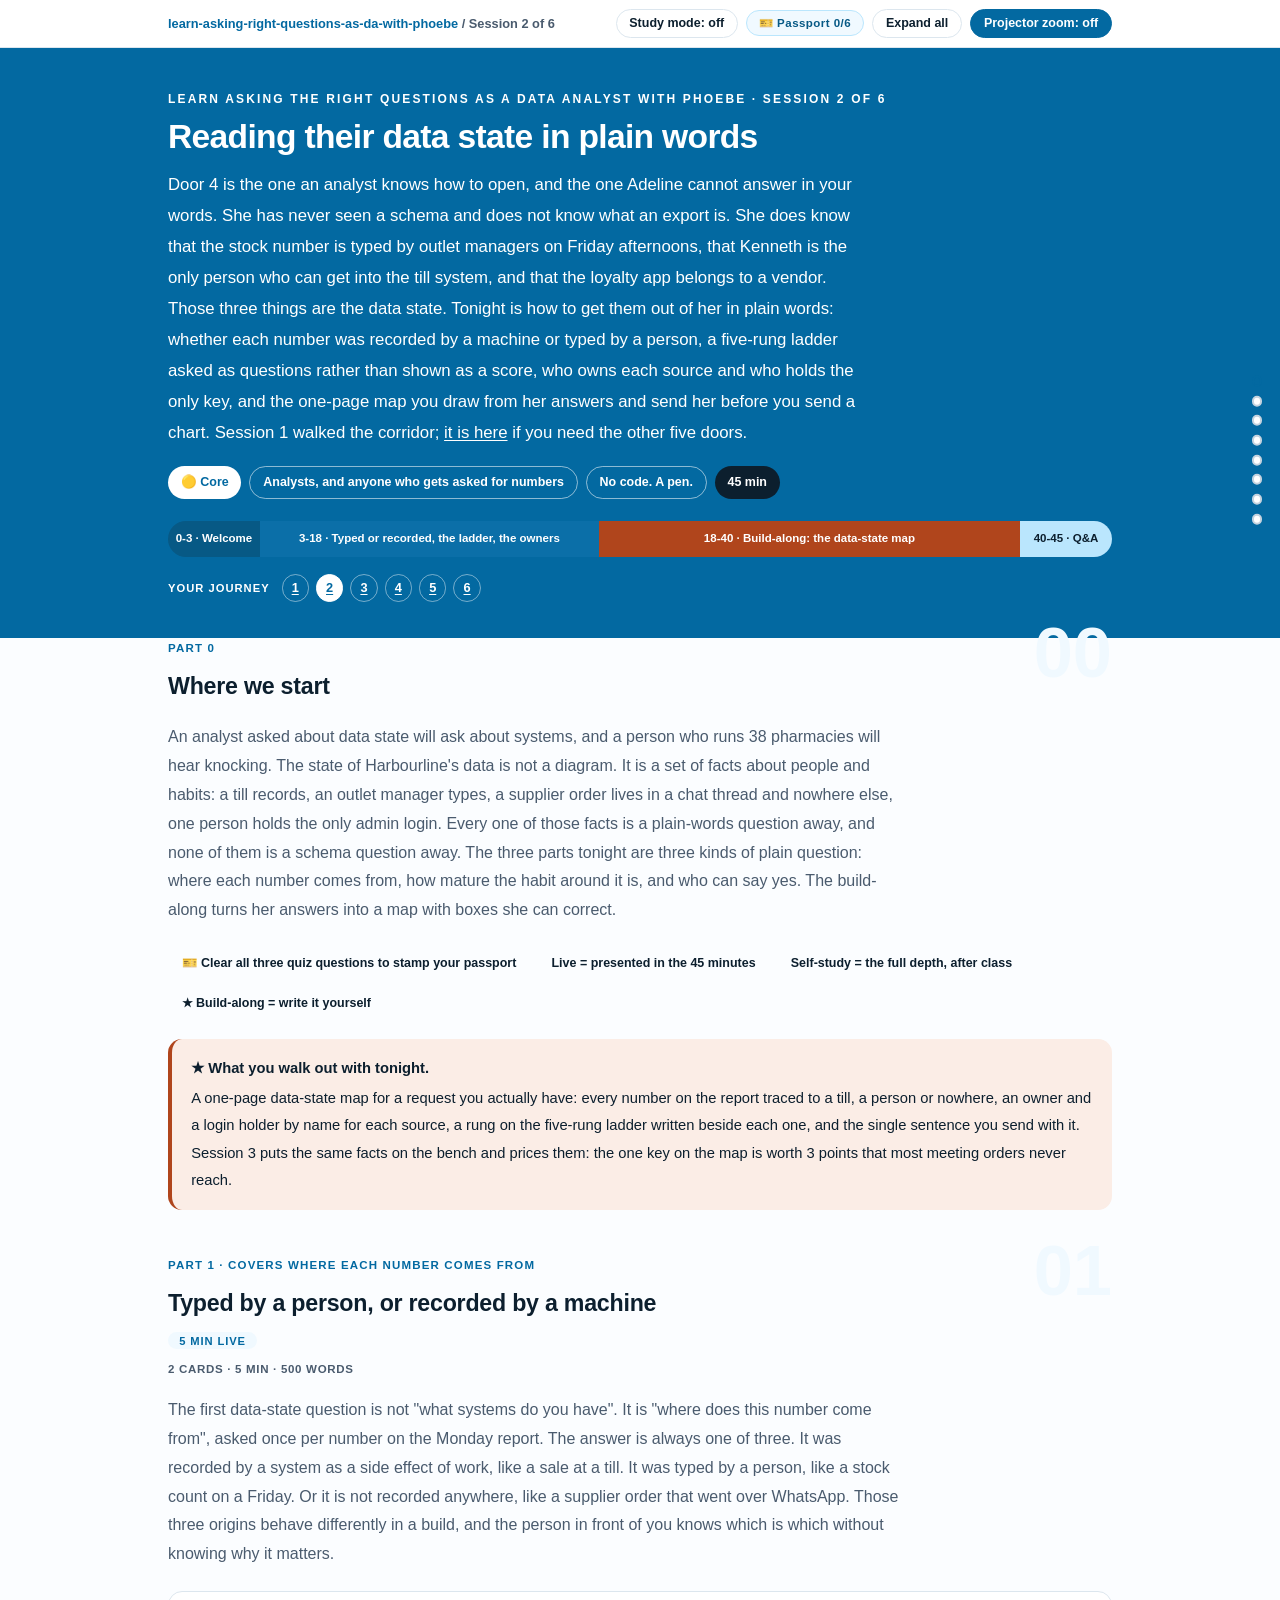
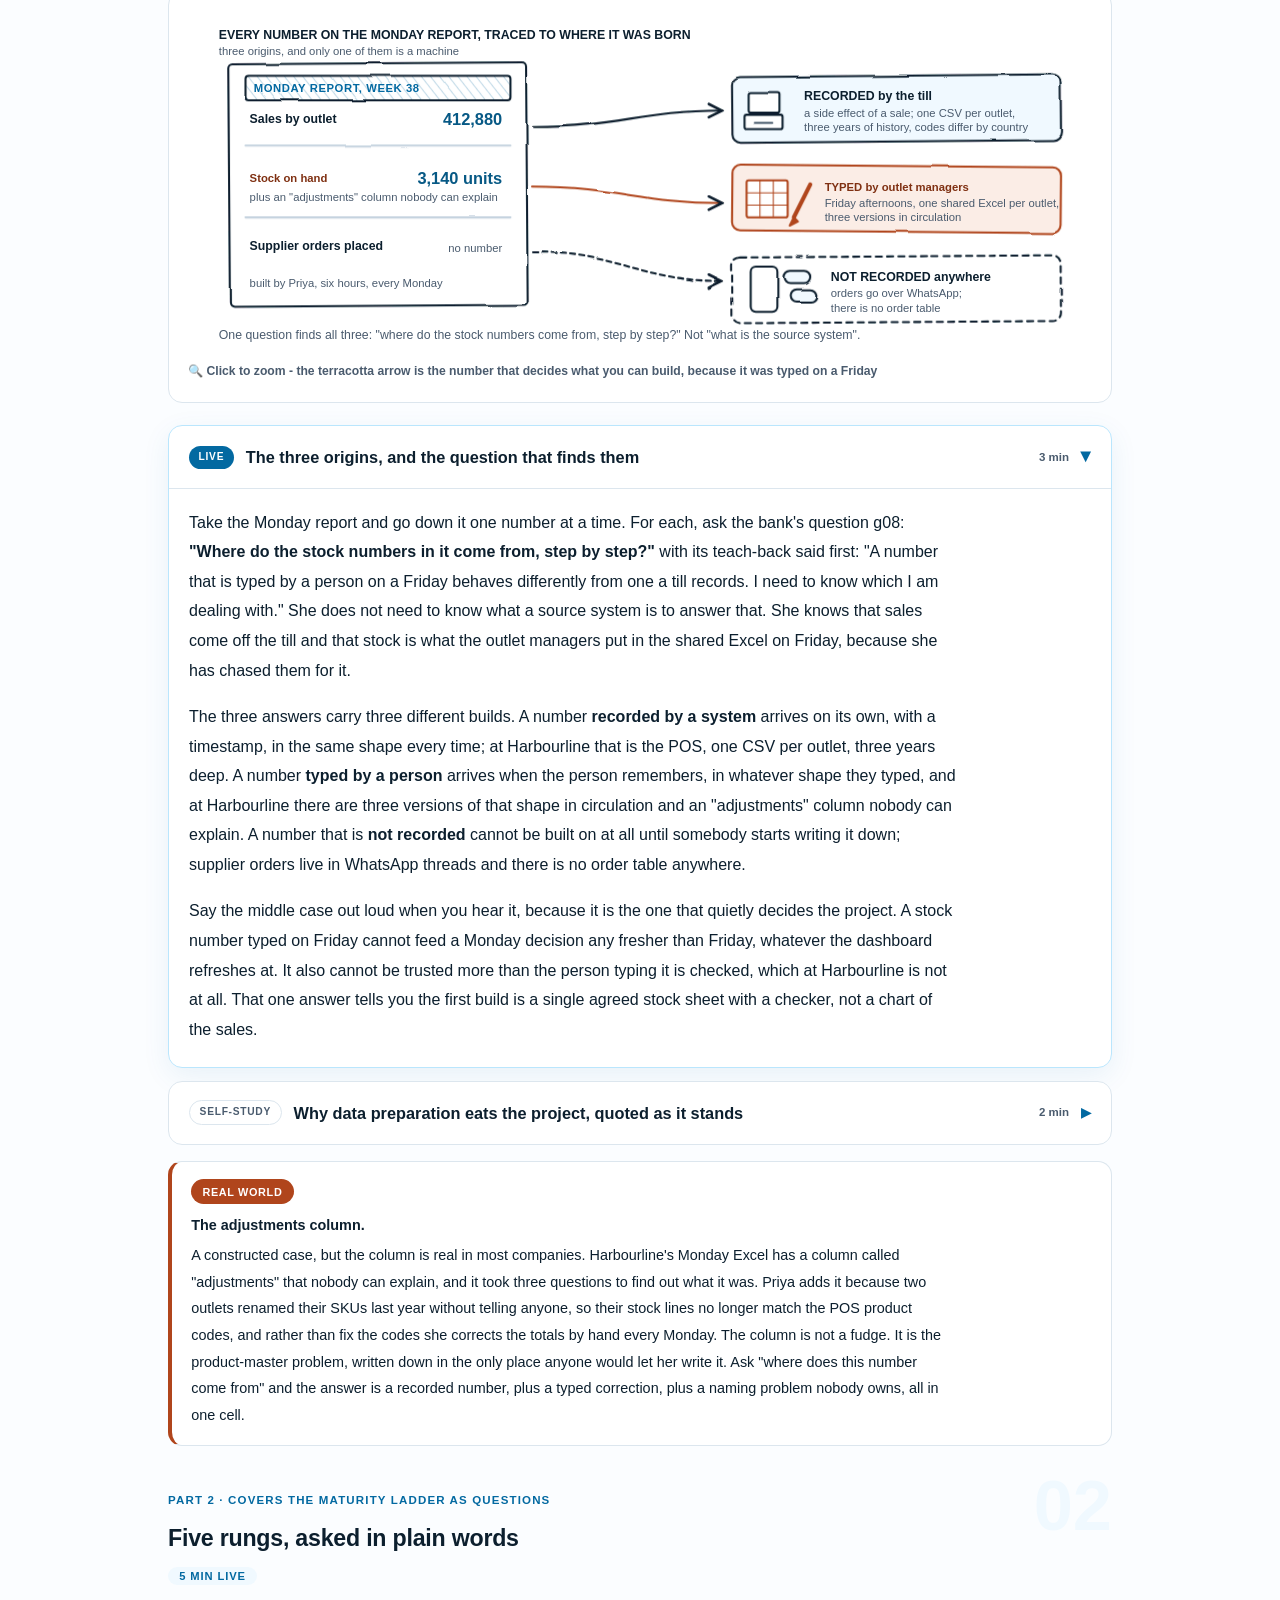
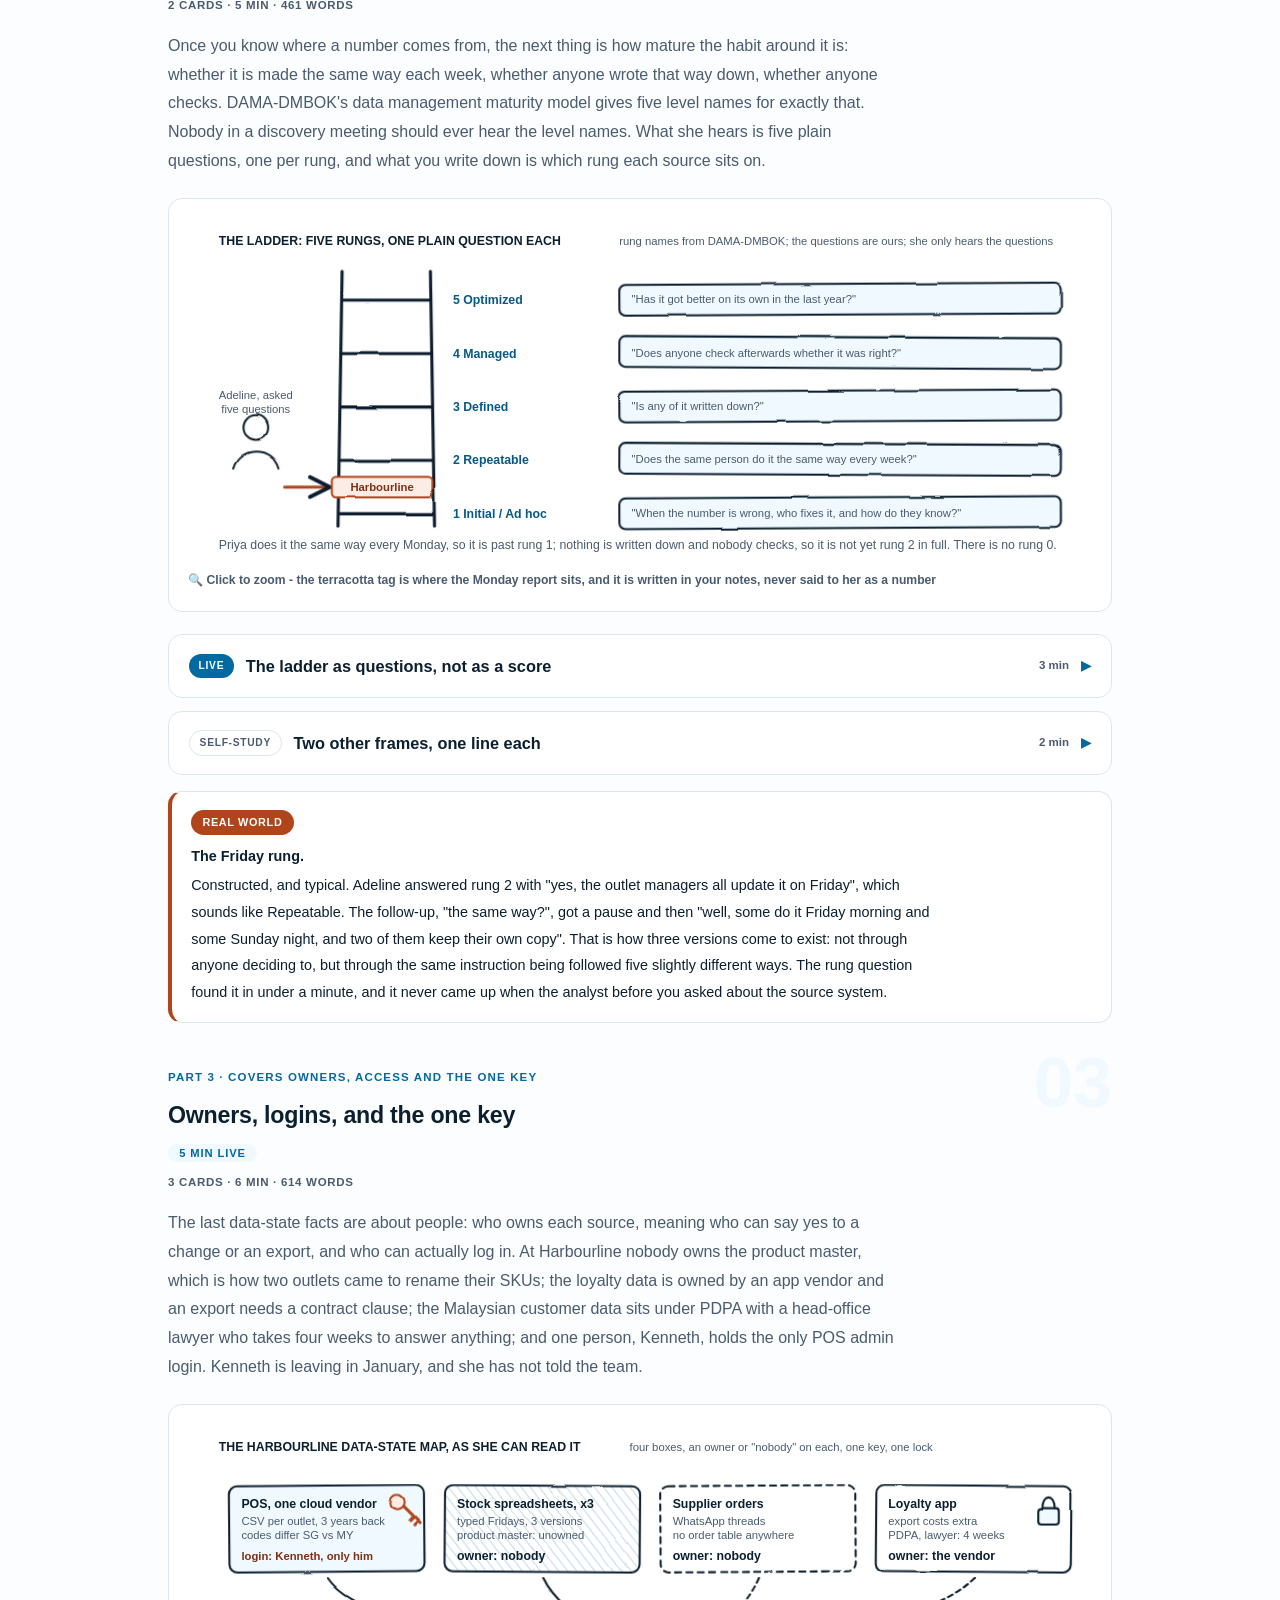
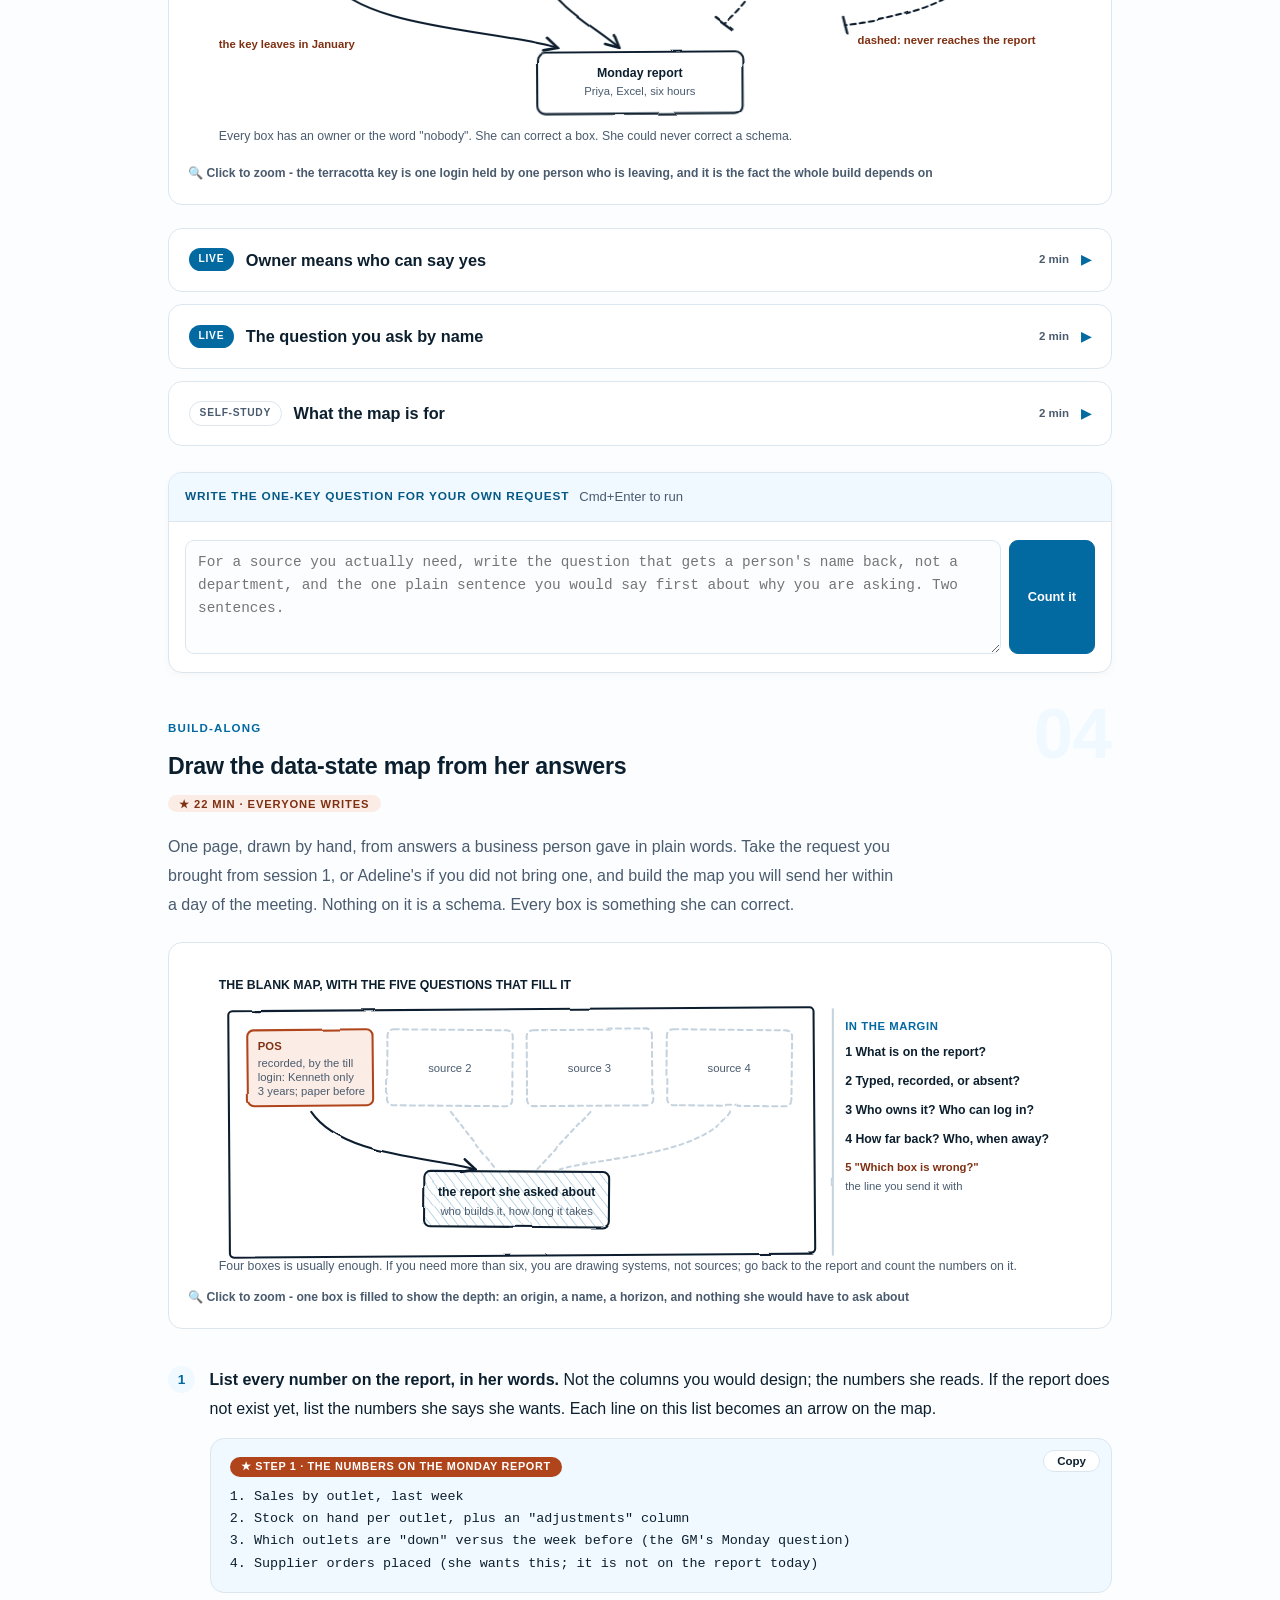
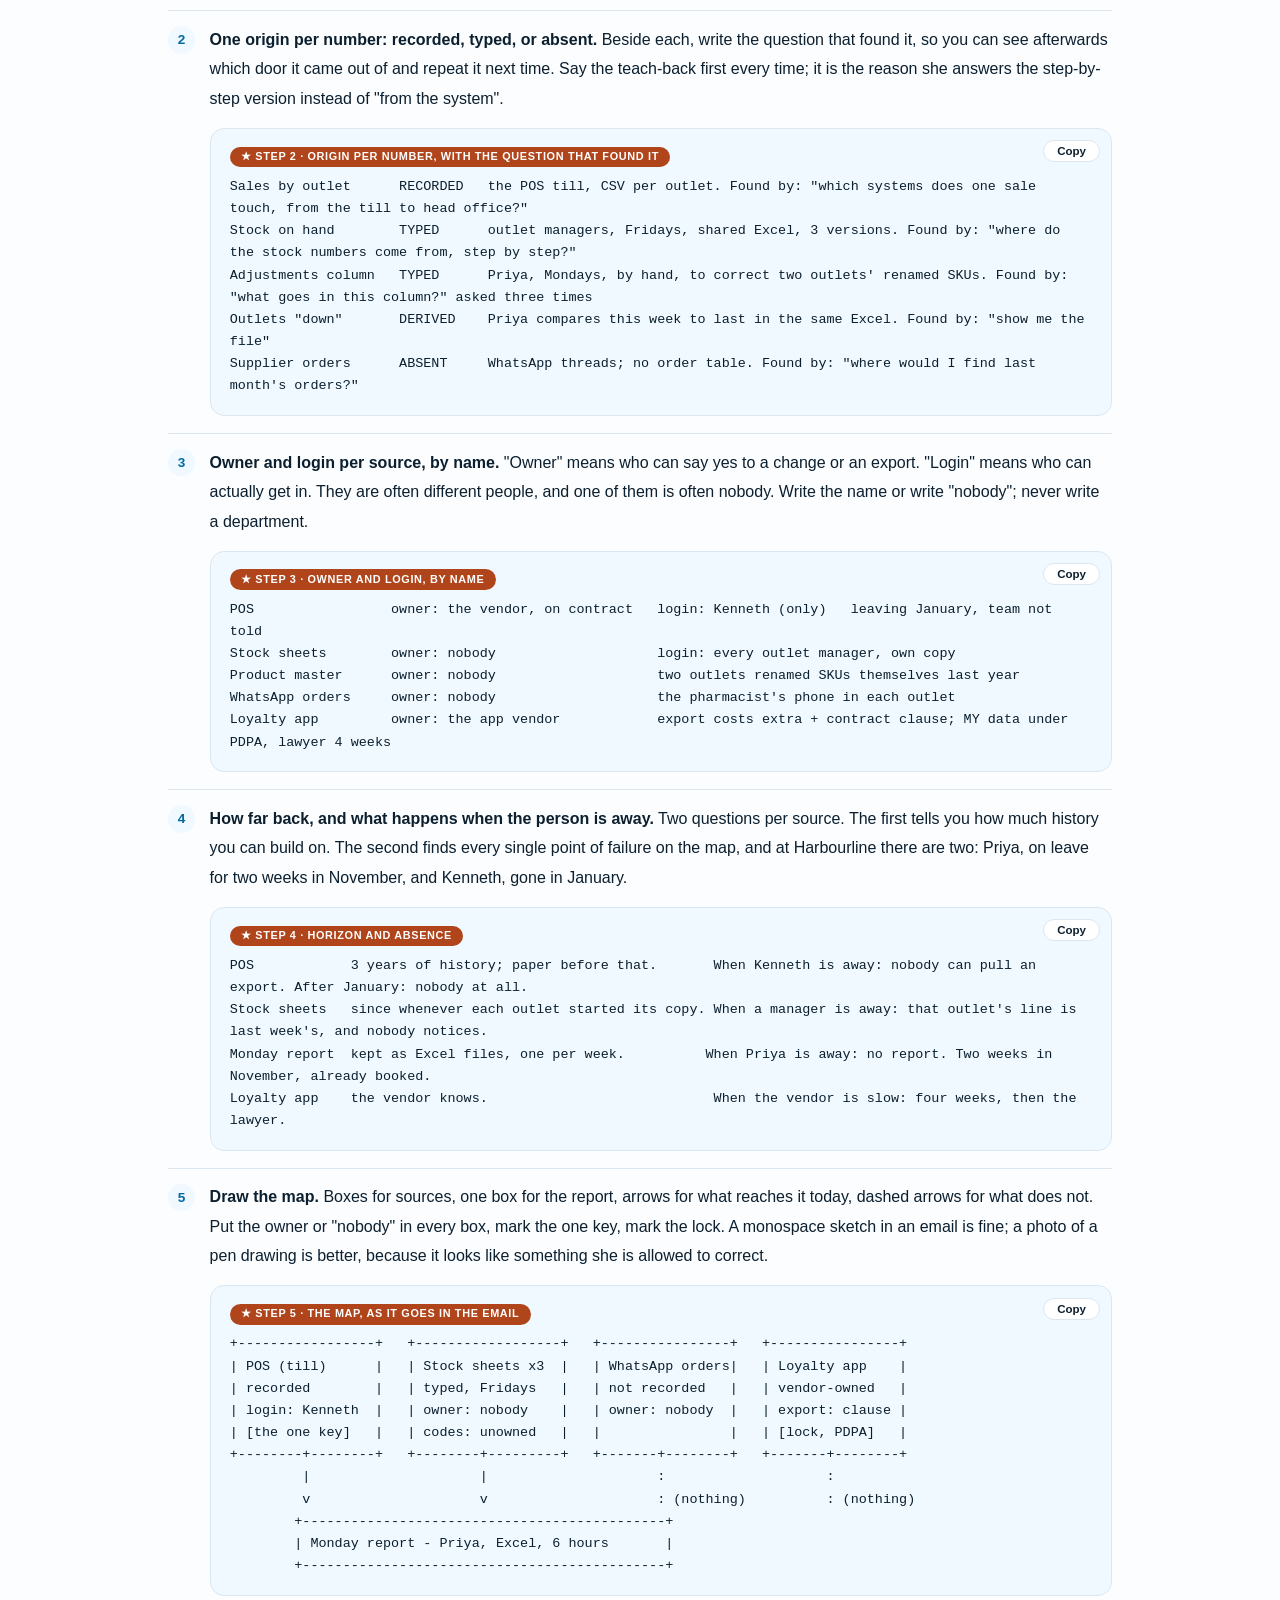
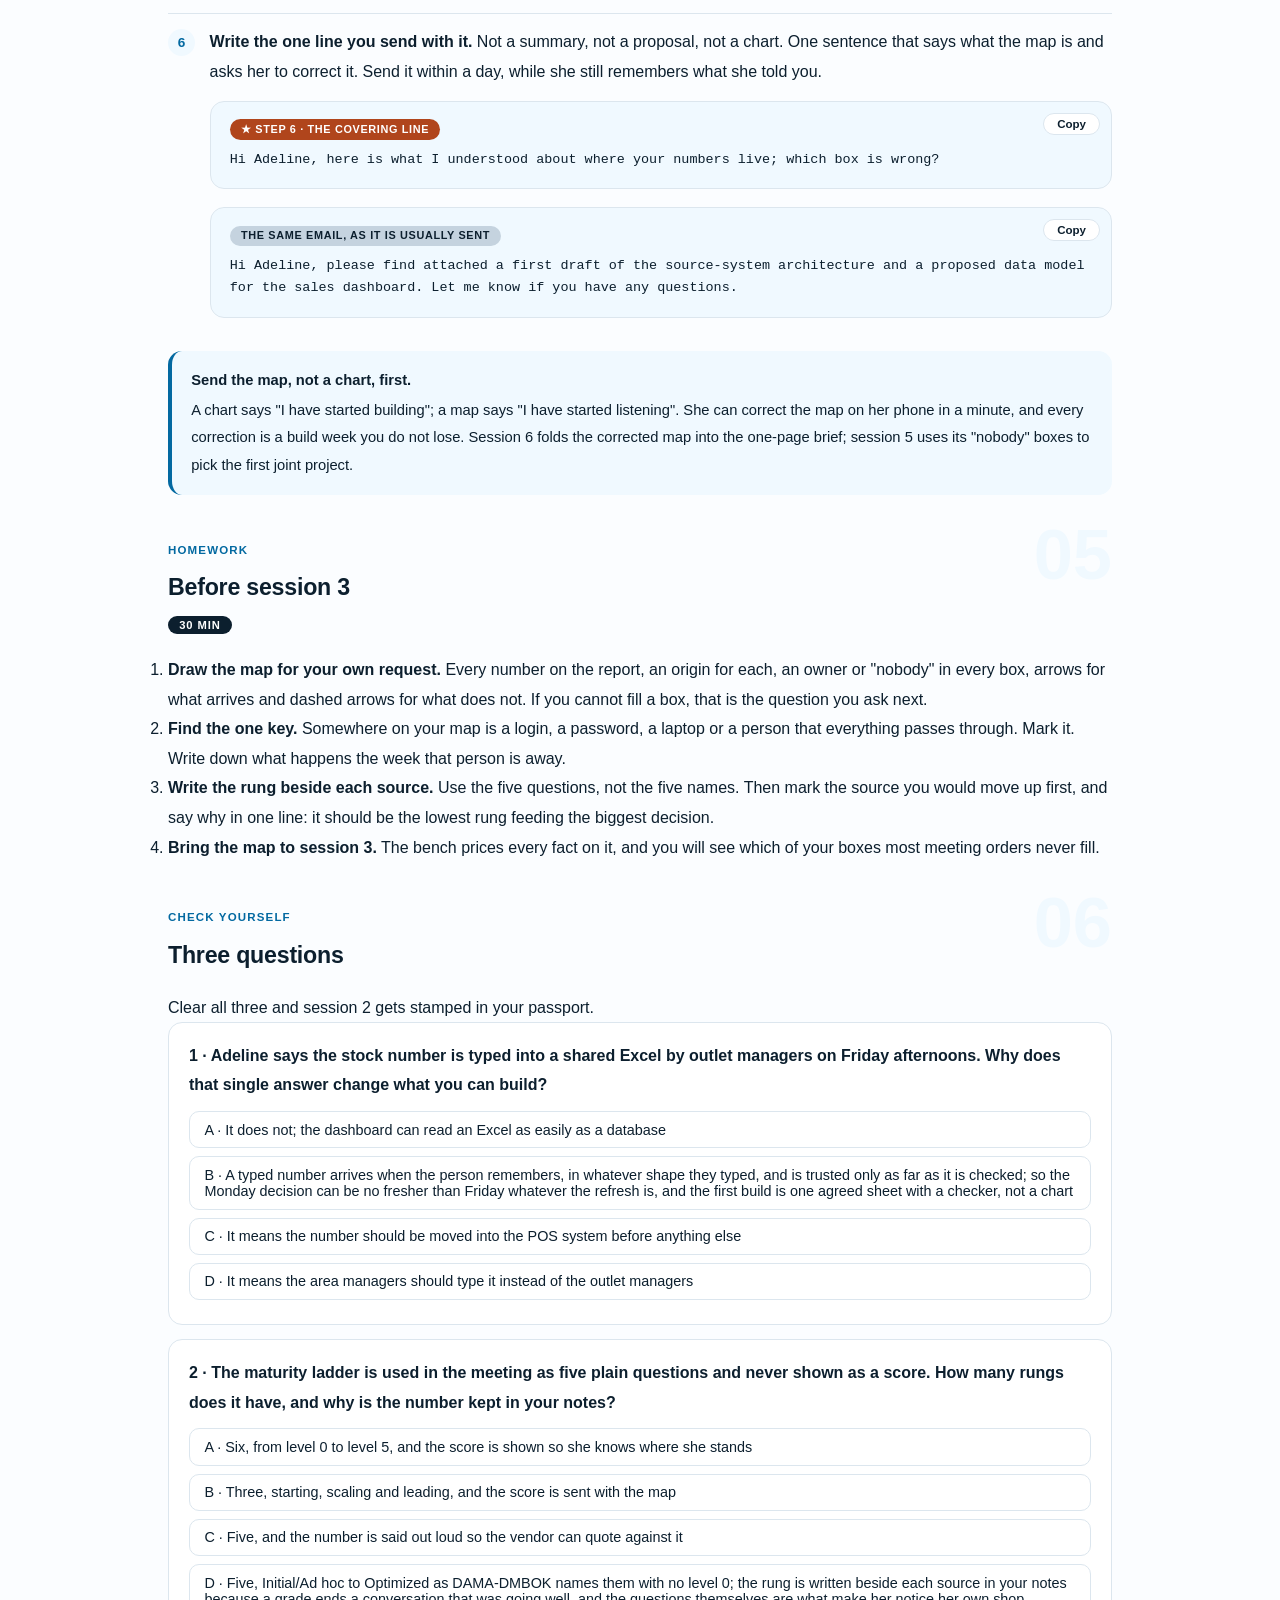
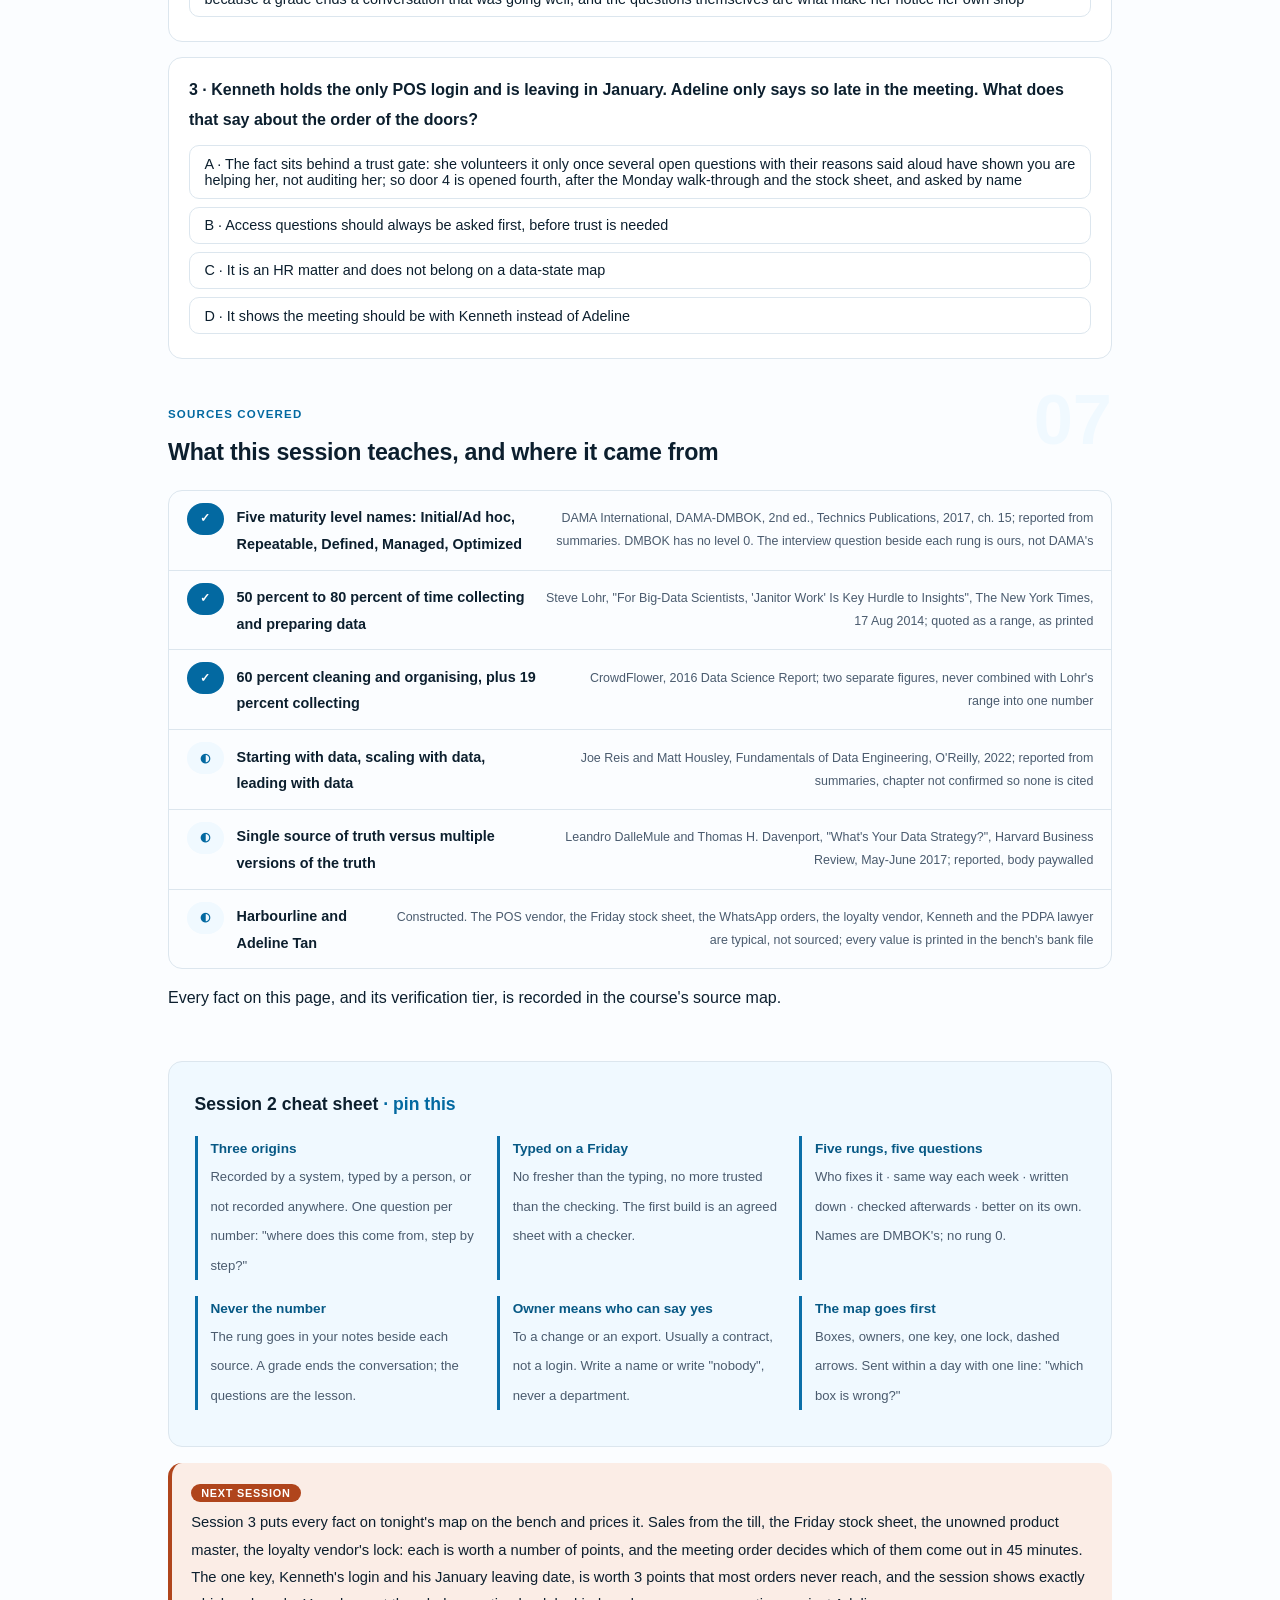
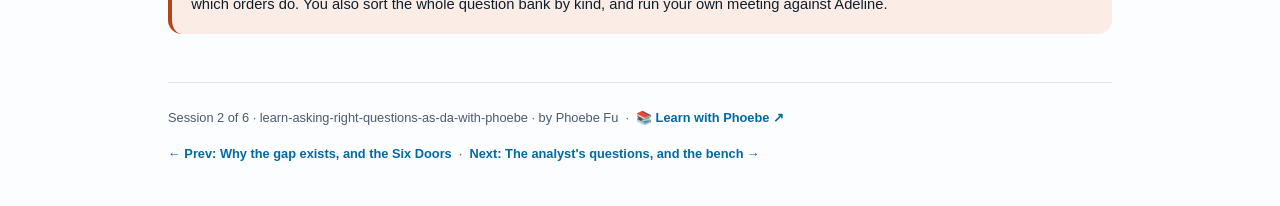
<file: courses/02-reading-their-data-state.html>
<!DOCTYPE html>
<html lang="en">
<head>
<meta charset="UTF-8">
<meta name="viewport" content="width=device-width, initial-scale=1.0">
<!-- social:start -->
<meta name="description" content="Session 2 of 6. How to get the real state of a company's data out of a person who has never seen a schema: whether each number was recorded by a machine or typed by a person, a five-rung maturity ladder asked as plain questions, who owns each source and who holds the only login, and the data-state map you send her before any chart.">
<meta property="og:type" content="article">
<meta property="og:site_name" content="Learn with Phoebe">
<meta property="og:title" content="Reading their data state in plain words - learn asking the right questions as a data analyst with phoebe">
<meta property="og:description" content="Session 2 of 6. Typed or recorded, five rungs asked in plain words, owners and the one key, and the map you send first.">
<meta property="og:url" content="https://phoebefu6.github.io/learn-asking-right-questions-as-da-with-phoebe/courses/02-reading-their-data-state.html">
<meta property="og:image" content="https://phoebefu6.github.io/learn-asking-right-questions-as-da-with-phoebe/assets/og-cover.png">
<meta property="og:image:width" content="1200">
<meta property="og:image:height" content="630">
<meta name="twitter:card" content="summary_large_image">
<meta name="twitter:title" content="Reading their data state in plain words - learn asking the right questions as a data analyst with phoebe">
<meta name="twitter:description" content="Session 2 of 6. Typed or recorded, the five-rung ladder, owners and the one key, the map you send first.">
<meta name="twitter:image" content="https://phoebefu6.github.io/learn-asking-right-questions-as-da-with-phoebe/assets/og-cover.png">
<!-- social:end -->
<title>Session 2 · Reading their data state in plain words - learn asking the right questions as a data analyst with phoebe</title>
<link rel="stylesheet" href="../assets/style.css?v=20">
</head>
<body>

<div class="toolbar">
  <div class="wrap">
    <span class="crumb"><a href="../index.html">learn-asking-right-questions-as-da-with-phoebe</a> / Session 2 of 6</span>
    <button class="btn" id="toggle-all" type="button">Expand all</button>
    <button class="btn primary" id="zoom-toggle" type="button">Projector zoom: off</button>
  </div>
</div>

<header class="masthead">
  <div class="wrap">
    <div class="eyebrow">Learn Asking the Right Questions as a Data Analyst with Phoebe · Session 2 of 6</div>
    <h1>Reading their <span class="accent">data state</span> in plain words</h1>
    <p class="sub">Door 4 is the one an analyst knows how to open, and the one Adeline cannot answer in your words. She has never seen a schema and does not know what an export is. She does know that the stock number is typed by outlet managers on Friday afternoons, that Kenneth is the only person who can get into the till system, and that the loyalty app belongs to a vendor. Those three things are the data state. Tonight is how to get them out of her in plain words: whether each number was recorded by a machine or typed by a person, a five-rung ladder asked as questions rather than shown as a score, who owns each source and who holds the only key, and the one-page map you draw from her answers and send her before you send a chart. Session 1 walked the corridor; <a href="01-why-the-gap-and-the-six-doors.html">it is here</a> if you need the other five doors.</p>
    <div class="chip-row">
      <span class="chip level">🟡 Core</span>
      <span class="chip audience">Analysts, and anyone who gets asked for numbers</span>
      <span class="chip audience">No code. A pen.</span>
      <span class="chip time">45 min</span>
    </div>
    <div class="agenda">
      <span class="a1" style="flex:1">0-3 · Welcome</span>
      <span class="a2" style="flex:4">3-18 · Typed or recorded, the ladder, the owners</span>
      <span class="a3" style="flex:5">18-40 · Build-along: the data-state map</span>
      <span class="a4" style="flex:1">40-45 · Q&amp;A</span>
    </div>
  </div>
</header>

<main class="wrap">

  <section class="section" id="intro">
    <div class="section-kicker">
      <span class="klabel">Part 0</span>
      <h2>Where we start</h2>
    </div>
    <p class="lede">An analyst asked about data state will ask about systems, and a person who runs 38 pharmacies will hear knocking. The state of Harbourline's data is not a diagram. It is a set of facts about people and habits: a till records, an outlet manager types, a supplier order lives in a chat thread and nowhere else, one person holds the only admin login. Every one of those facts is a plain-words question away, and none of them is a schema question away. The three parts tonight are three kinds of plain question: where each number comes from, how mature the habit around it is, and who can say yes. The build-along turns her answers into a map with boxes she can correct.</p>

    <div class="legend">
      <span class="pill">🎫 Clear all three quiz questions to stamp your passport</span>
      <span class="pill">Live = presented in the 45 minutes</span>
      <span class="pill">Self-study = the full depth, after class</span>
      <span class="pill">★ Build-along = write it yourself</span>
    </div>

    <div class="callout win">
      <p><strong>★ What you walk out with tonight.</strong> A one-page data-state map for a request you actually have: every number on the report traced to a till, a person or nowhere, an owner and a login holder by name for each source, a rung on the five-rung ladder written beside each one, and the single sentence you send with it. Session 3 puts the same facts on the bench and prices them: the one key on the map is worth 3 points that most meeting orders never reach.</p>
    </div>
  </section>

  <section class="section" id="part-1">
    <div class="section-kicker">
      <span class="klabel">Part 1 · covers where each number comes from</span>
      <h2>Typed by a person, or recorded by a machine</h2>
      <span class="tag concept">5 min live</span>
    </div>
    <p class="lede">The first data-state question is not "what systems do you have". It is "where does this number come from", asked once per number on the Monday report. The answer is always one of three. It was recorded by a system as a side effect of work, like a sale at a till. It was typed by a person, like a stock count on a Friday. Or it is not recorded anywhere, like a supplier order that went over WhatsApp. Those three origins behave differently in a build, and the person in front of you knows which is which without knowing why it matters.</p>

    <figure class="zoomable">
      <svg viewBox="0 0 880 330" xmlns="http://www.w3.org/2000/svg" role="img" aria-label="A hand-drawn Monday report page on the left with three numbers on it: sales by outlet, stock on hand, and supplier orders. An arrow traces each number back to its origin on the right. Sales by outlet comes from a till, recorded by a machine. Stock on hand comes from a spreadsheet with a pen beside it, typed by outlet managers on Fridays, drawn in terracotta because it is the number the figure is about. Supplier orders traces to a phone with chat bubbles and a dashed box, because there is no order table anywhere.">
        <defs>
          <filter id="s2aSk" x="-3%" y="-3%" width="106%" height="106%"><feTurbulence type="fractalNoise" baseFrequency="0.02" numOctaves="2" seed="52" result="n"/><feDisplacementMap in="SourceGraphic" in2="n" scale="2.4" xChannelSelector="R" yChannelSelector="G"/></filter>
          <pattern id="s2aHc" patternUnits="userSpaceOnUse" width="7" height="7" patternTransform="rotate(-38)"><line x1="0" y1="0" x2="0" y2="7" stroke="#0369A1" stroke-width="1" opacity=".5"/></pattern>
          <marker id="s2aAr" viewBox="0 0 10 10" refX="9" refY="5" markerWidth="8" markerHeight="8" orient="auto"><path d="M1 1 L9 5 L1 9" fill="none" stroke="#0C1F2E" stroke-width="1.6" stroke-linecap="round"/></marker>
        </defs>
        <style>
          .s2aH { font: 800 12px Inter, sans-serif; fill: #0C1F2E; }
          .s2aL { font: 600 12px Inter, sans-serif; fill: #0C1F2E; }
          .s2aS { font: 400 11px Inter, sans-serif; fill: #4A5B6E; }
          .s2aB { font: 800 11px Inter, sans-serif; fill: #7F3012; }
          .s2aV { font: 800 16px Inter, sans-serif; fill: #075985; }
          .s2aA { font: 700 11px Inter, sans-serif; fill: #0369A1; letter-spacing: .05em; }
          .s2aN { font: 400 12px Inter, sans-serif; fill: #4A5B6E; }
        </style>

        <text class="s2aH" x="30" y="26">EVERY NUMBER ON THE MONDAY REPORT, TRACED TO WHERE IT WAS BORN</text>
        <text class="s2aS" x="30" y="42">three origins, and only one of them is a machine</text>

        <g filter="url(#s2aSk)" fill="none" stroke="#0C1F2E" stroke-width="2" stroke-linecap="round" stroke-linejoin="round">
          <!-- the Monday report page -->
          <rect x="40" y="50" width="290" height="236" rx="4" transform="rotate(-0.4 185 168)" fill="#FFFFFF"/>
          <rect x="56" y="62" width="258" height="24" rx="3" fill="url(#s2aHc)"/>
          <path d="M56 130 L314 130 M56 200 L314 200" stroke="#C5D3DF"/>
          <!-- arrows from each row to its origin -->
          <path d="M336 112 C420 112 440 96 520 96" marker-end="url(#s2aAr)"/>
          <path d="M336 170 C420 170 440 186 520 186" stroke="#B0451C" marker-end="url(#s2aAr)"/>
          <path d="M336 234 C420 234 440 262 520 262" stroke-dasharray="5 4" marker-end="url(#s2aAr)"/>
          <!-- origin 1: the till -->
          <rect x="530" y="62" width="320" height="64" rx="8" transform="rotate(-0.5 690 94)" fill="#F0F9FF"/>
          <rect x="546" y="78" width="30" height="20" rx="2" fill="#FFFFFF"/>
          <rect x="542" y="100" width="38" height="14" rx="2" fill="#FFFFFF"/>
          <path d="M552 108 L570 108" stroke="#4A5B6E"/>
          <!-- origin 2: the spreadsheet and the pen -->
          <rect x="530" y="150" width="320" height="64" rx="8" transform="rotate(0.5 690 182)" fill="#FBEDE6" stroke="#B0451C"/>
          <rect x="544" y="164" width="40" height="36" rx="2" fill="#FFFFFF" stroke="#B0451C"/>
          <path d="M544 176 L584 176 M544 188 L584 188 M557 164 L557 200 M570 164 L570 200" stroke="#B0451C" stroke-width="1"/>
          <path d="M590 200 L606 168" stroke="#B0451C" stroke-width="4"/>
          <path d="M590 200 L586 208 L594 204 Z" fill="#B0451C" stroke="#B0451C"/>
          <!-- origin 3: the phone with chat bubbles, dashed box for nothing recorded -->
          <rect x="530" y="238" width="320" height="64" rx="8" transform="rotate(-0.4 690 270)" fill="#FFFFFF" stroke-dasharray="6 5"/>
          <rect x="548" y="248" width="26" height="44" rx="5" fill="#FFFFFF"/>
          <rect x="580" y="252" width="26" height="12" rx="6" fill="#F0F9FF"/>
          <rect x="586" y="270" width="26" height="12" rx="6" fill="#F0F9FF"/>
        </g>

        <text class="s2aA" x="64" y="78">MONDAY REPORT, WEEK 38</text>
        <text class="s2aL" x="60" y="108">Sales by outlet</text>
        <text class="s2aV" x="306" y="110" text-anchor="end">412,880</text>
        <text class="s2aB" x="60" y="166">Stock on hand</text>
        <text class="s2aV" x="306" y="168" text-anchor="end">3,140 units</text>
        <text class="s2aS" x="60" y="184">plus an "adjustments" column nobody can explain</text>
        <text class="s2aL" x="60" y="232">Supplier orders placed</text>
        <text class="s2aS" x="306" y="234" text-anchor="end">no number</text>
        <text class="s2aS" x="60" y="268">built by Priya, six hours, every Monday</text>

        <text class="s2aL" x="600" y="86">RECORDED by the till</text>
        <text class="s2aS" x="600" y="102">a side effect of a sale; one CSV per outlet,</text>
        <text class="s2aS" x="600" y="116">three years of history, codes differ by country</text>
        <text class="s2aB" x="620" y="174">TYPED by outlet managers</text>
        <text class="s2aS" x="620" y="190">Friday afternoons, one shared Excel per outlet,</text>
        <text class="s2aS" x="620" y="204">three versions in circulation</text>
        <text class="s2aL" x="626" y="262">NOT RECORDED anywhere</text>
        <text class="s2aS" x="626" y="278">orders go over WhatsApp;</text>
        <text class="s2aS" x="626" y="292">there is no order table</text>

        <text class="s2aN" x="30" y="318">One question finds all three: "where do the stock numbers come from, step by step?" Not "what is the source system".</text>
      </svg>
      <figcaption>🔍 Click to zoom - the terracotta arrow is the number that decides what you can build, because it was typed on a Friday</figcaption>
    </figure>

    <details class="card" open>
      <summary><span class="mode live">Live</span>The three origins, and the question that finds them<span class="mini">3 min</span><span class="caret">▶</span></summary>
      <div class="body">
        <p>Take the Monday report and go down it one number at a time. For each, ask the bank's question g08: <strong>"Where do the stock numbers in it come from, step by step?"</strong> with its teach-back said first: "A number that is typed by a person on a Friday behaves differently from one a till records. I need to know which I am dealing with." She does not need to know what a source system is to answer that. She knows that sales come off the till and that stock is what the outlet managers put in the shared Excel on Friday, because she has chased them for it.</p>
        <p>The three answers carry three different builds. A number <strong>recorded by a system</strong> arrives on its own, with a timestamp, in the same shape every time; at Harbourline that is the POS, one CSV per outlet, three years deep. A number <strong>typed by a person</strong> arrives when the person remembers, in whatever shape they typed, and at Harbourline there are three versions of that shape in circulation and an "adjustments" column nobody can explain. A number that is <strong>not recorded</strong> cannot be built on at all until somebody starts writing it down; supplier orders live in WhatsApp threads and there is no order table anywhere.</p>
        <p>Say the middle case out loud when you hear it, because it is the one that quietly decides the project. A stock number typed on Friday cannot feed a Monday decision any fresher than Friday, whatever the dashboard refreshes at. It also cannot be trusted more than the person typing it is checked, which at Harbourline is not at all. That one answer tells you the first build is a single agreed stock sheet with a checker, not a chart of the sales.</p>
      </div>
    </details>

    <details class="card">
      <summary><span class="mode self">Self-study</span>Why data preparation eats the project, quoted as it stands<span class="mini">2 min</span><span class="caret">▶</span></summary>
      <div class="body">
        <p>Two sources are usually run together into one number, and they should not be. In 2014 Steve Lohr reported in <em>The New York Times</em> that data scientists spend 50 percent to 80 percent of their time collecting and preparing data before it can be explored. In 2016 CrowdFlower's data science survey reported that respondents spent 60 percent of their time cleaning and organising data and a further 19 percent collecting it. The two sources measured two different things with two different methods and gave two different shapes of answer: one a range for collecting and preparing together, the other two separate figures for cleaning and collecting. Quote whichever you use as it stands, and never the "80 percent cleaning" figure that circulates as if it were one measurement, because it is not one anyone made.</p>
        <p>The point for door 4 is the reason behind both figures. Preparation time is mostly the cost of typed and absent numbers: reconciling three versions of the stock sheet, working out what the adjustments column meant, discovering the order data does not exist. Every minute you spend at door 4 asking "typed or recorded" is a minute you are not spending in week three finding out the hard way.</p>
      </div>
    </details>

    <div class="callout example">
      <span class="ex-pill">Real world</span>
      <p><strong>The adjustments column.</strong> A constructed case, but the column is real in most companies. Harbourline's Monday Excel has a column called "adjustments" that nobody can explain, and it took three questions to find out what it was. Priya adds it because two outlets renamed their SKUs last year without telling anyone, so their stock lines no longer match the POS product codes, and rather than fix the codes she corrects the totals by hand every Monday. The column is not a fudge. It is the product-master problem, written down in the only place anyone would let her write it. Ask "where does this number come from" and the answer is a recorded number, plus a typed correction, plus a naming problem nobody owns, all in one cell.</p>
    </div>
  </section>

  <section class="section" id="part-2">
    <div class="section-kicker">
      <span class="klabel">Part 2 · covers the maturity ladder as questions</span>
      <h2>Five rungs, asked in plain words</h2>
      <span class="tag concept">5 min live</span>
    </div>
    <p class="lede">Once you know where a number comes from, the next thing is how mature the habit around it is: whether it is made the same way each week, whether anyone wrote that way down, whether anyone checks. DAMA-DMBOK's data management maturity model gives five level names for exactly that. Nobody in a discovery meeting should ever hear the level names. What she hears is five plain questions, one per rung, and what you write down is which rung each source sits on.</p>

    <figure class="zoomable">
      <svg viewBox="0 0 880 332" xmlns="http://www.w3.org/2000/svg" role="img" aria-label="A hand-drawn ladder with five rungs. From the bottom: Initial or ad hoc, Repeatable, Defined, Managed, Optimized, the five DAMA-DMBOK level names. Beside each rung is the plain question that tests for it, from when the number is wrong who fixes it and how do they know, up to has it got better on its own in the last year. A small figure stands at the foot of the ladder and a terracotta arrow marks the point between rung one and rung two where Harbourline's Monday report sits.">
        <defs>
          <filter id="s2bSk" x="-3%" y="-3%" width="106%" height="106%"><feTurbulence type="fractalNoise" baseFrequency="0.02" numOctaves="2" seed="63" result="n"/><feDisplacementMap in="SourceGraphic" in2="n" scale="2.4" xChannelSelector="R" yChannelSelector="G"/></filter>
          <pattern id="s2bHc" patternUnits="userSpaceOnUse" width="7" height="7" patternTransform="rotate(-38)"><line x1="0" y1="0" x2="0" y2="7" stroke="#0369A1" stroke-width="1" opacity=".5"/></pattern>
          <marker id="s2bAr" viewBox="0 0 10 10" refX="9" refY="5" markerWidth="8" markerHeight="8" orient="auto"><path d="M1 1 L9 5 L1 9" fill="none" stroke="#0C1F2E" stroke-width="1.6" stroke-linecap="round"/></marker>
        </defs>
        <style>
          .s2bH { font: 800 12px Inter, sans-serif; fill: #0C1F2E; }
          .s2bL { font: 600 12px Inter, sans-serif; fill: #0C1F2E; }
          .s2bS { font: 400 11px Inter, sans-serif; fill: #4A5B6E; }
          .s2bB { font: 800 11px Inter, sans-serif; fill: #7F3012; }
          .s2bD { font: 800 12px Inter, sans-serif; fill: #075985; }
          .s2bN { font: 400 12px Inter, sans-serif; fill: #4A5B6E; }
        </style>

        <text class="s2bH" x="30" y="26">THE LADDER: FIVE RUNGS, ONE PLAIN QUESTION EACH</text>
        <text class="s2bS" x="420" y="26">rung names from DAMA-DMBOK; the questions are ours; she only hears the questions</text>

        <g filter="url(#s2bSk)" fill="none" stroke="#0C1F2E" stroke-width="2" stroke-linecap="round" stroke-linejoin="round">
          <!-- the rails -->
          <path d="M150 52 L146 300" stroke-width="3"/>
          <path d="M236 52 L240 300" stroke-width="3"/>
          <!-- the five rungs, bottom is rung 1 -->
          <path d="M148 288 L238 288" stroke-width="3"/>
          <path d="M148 236 L238 236" stroke-width="3"/>
          <path d="M149 184 L237 184" stroke-width="3"/>
          <path d="M149 132 L237 132" stroke-width="3"/>
          <path d="M150 80 L236 80" stroke-width="3"/>
          <!-- the person at the foot -->
          <circle cx="66" cy="204" r="12"/>
          <path d="M44 244 C50 222 82 222 88 244"/>
          <!-- where Harbourline sits: between rung 1 and rung 2 -->
          <path d="M94 262 L138 262" stroke="#B0451C" stroke-width="3" marker-end="url(#s2bAr)"/>
          <rect x="140" y="252" width="98" height="20" rx="4" fill="#FBEDE6" stroke="#B0451C"/>
          <!-- the question panels -->
          <rect x="420" y="64" width="430" height="30" rx="6" transform="rotate(-0.3 635 79)" fill="#F0F9FF"/>
          <rect x="420" y="116" width="430" height="30" rx="6" transform="rotate(0.3 635 131)" fill="#F0F9FF"/>
          <rect x="420" y="168" width="430" height="30" rx="6" transform="rotate(-0.3 635 183)" fill="#F0F9FF"/>
          <rect x="420" y="220" width="430" height="30" rx="6" transform="rotate(0.3 635 235)" fill="#F0F9FF"/>
          <rect x="420" y="272" width="430" height="30" rx="6" transform="rotate(-0.3 635 287)" fill="#F0F9FF"/>
        </g>

        <text class="s2bD" x="258" y="84">5 Optimized</text>
        <text class="s2bD" x="258" y="136">4 Managed</text>
        <text class="s2bD" x="258" y="188">3 Defined</text>
        <text class="s2bD" x="258" y="240">2 Repeatable</text>
        <text class="s2bD" x="258" y="292">1 Initial / Ad hoc</text>

        <text class="s2bS" x="432" y="83">"Has it got better on its own in the last year?"</text>
        <text class="s2bS" x="432" y="135">"Does anyone check afterwards whether it was right?"</text>
        <text class="s2bS" x="432" y="187">"Is any of it written down?"</text>
        <text class="s2bS" x="432" y="239">"Does the same person do it the same way every week?"</text>
        <text class="s2bS" x="432" y="291">"When the number is wrong, who fixes it, and how do they know?"</text>

        <text class="s2bB" x="189" y="266" text-anchor="middle">Harbourline</text>
        <text class="s2bS" x="66" y="176" text-anchor="middle">Adeline, asked</text>
        <text class="s2bS" x="66" y="190" text-anchor="middle">five questions</text>

        <text class="s2bN" x="30" y="322">Priya does it the same way every Monday, so it is past rung 1; nothing is written down and nobody checks, so it is not yet rung 2 in full. There is no rung 0.</text>
      </svg>
      <figcaption>🔍 Click to zoom - the terracotta tag is where the Monday report sits, and it is written in your notes, never said to her as a number</figcaption>
    </figure>

    <details class="card">
      <summary><span class="mode live">Live</span>The ladder as questions, not as a score<span class="mini">3 min</span><span class="caret">▶</span></summary>
      <div class="body">
        <p>DAMA-DMBOK, 2nd edition, chapter 15, names five levels of data management maturity: <strong>Initial/Ad hoc, Repeatable, Defined, Managed, Optimized</strong>. Five, not six: DMBOK has no level 0, and a "not started" level you may have seen belongs to a different framework. The names are the whole of what is borrowed. The questions beside each rung are ours, written so a person who runs pharmacies can answer them about her own Monday.</p>
        <p>Rung 1: "when the number is wrong, who fixes it, and how do they know?" If the answer is "Priya notices, usually" the habit is ad hoc. Rung 2: "does the same person do it the same way every week?" Yes, Priya, six hours, from the same export, which is why Harbourline is past the bottom rung. Rung 3: "is any of it written down?" No. There is a spreadsheet with an adjustments column and the method is in Priya's head, which is also why her two weeks of leave in November matter. Rung 4: "does anyone check afterwards whether it was right?" Nobody, which is why nobody trusts it. Rung 5: "has it got better on its own in the last year?" It has got a column longer.</p>
        <p>Write the rung beside each source in your notes and <strong>never tell her the number</strong>. "You are a 1.5" is a grade, and a grade ends a conversation that was going well. What she hears is five questions that each made her notice something about her own shop, and what you carry out is a per-source reading that tells you where to start: the source on the lowest rung that feeds the biggest decision. The real assessment, with the practices behind each level, is a governance discipline, taught in the <a href="https://phoebefu6.github.io/learn-governance-101-with-phoebe/">Governance 101 course</a>; in a 45-minute discovery meeting the ladder is an interview aid and nothing more.</p>
      </div>
    </details>

    <details class="card">
      <summary><span class="mode self">Self-study</span>Two other frames, one line each<span class="mini">2 min</span><span class="caret">▶</span></summary>
      <div class="body">
        <p>Joe Reis and Matt Housley, in <em>Fundamentals of Data Engineering</em> (2022), describe companies as starting with data, scaling with data or leading with data, reported here from summaries rather than a page. Harbourline is starting with data: one recorded source, one person who assembles it, and a request for a dashboard that is really a request to be able to trust a number. Everything you propose should fit a company at that stage, which rules out most of what a vendor would propose.</p>
        <p>Leandro DalleMule and Thomas Davenport, in "What's Your Data Strategy?" (<em>Harvard Business Review</em>, 2017, reported), ask whether a company needs a single source of truth or several fit-for-purpose versions of the truth. Harbourline has multiple versions by accident: three stock spreadsheets in circulation, none of them the agreed one. Their frame is useful because it names the choice. A company can decide to run several versions; it should not discover it has.</p>
      </div>
    </details>

    <div class="callout example">
      <span class="ex-pill">Real world</span>
      <p><strong>The Friday rung.</strong> Constructed, and typical. Adeline answered rung 2 with "yes, the outlet managers all update it on Friday", which sounds like Repeatable. The follow-up, "the same way?", got a pause and then "well, some do it Friday morning and some Sunday night, and two of them keep their own copy". That is how three versions come to exist: not through anyone deciding to, but through the same instruction being followed five slightly different ways. The rung question found it in under a minute, and it never came up when the analyst before you asked about the source system.</p>
    </div>
  </section>

  <section class="section" id="part-3">
    <div class="section-kicker">
      <span class="klabel">Part 3 · covers owners, access and the one key</span>
      <h2>Owners, logins, and the one key</h2>
      <span class="tag concept">5 min live</span>
    </div>
    <p class="lede">The last data-state facts are about people: who owns each source, meaning who can say yes to a change or an export, and who can actually log in. At Harbourline nobody owns the product master, which is how two outlets came to rename their SKUs; the loyalty data is owned by an app vendor and an export needs a contract clause; the Malaysian customer data sits under PDPA with a head-office lawyer who takes four weeks to answer anything; and one person, Kenneth, holds the only POS admin login. Kenneth is leaving in January, and she has not told the team.</p>

    <figure class="zoomable">
      <svg viewBox="0 0 880 320" xmlns="http://www.w3.org/2000/svg" role="img" aria-label="The Harbourline data-state map, hand-drawn. Four source boxes across the top: the POS with a terracotta key labelled Kenneth, the stock spreadsheets in three versions owned by nobody, WhatsApp orders owned by nobody, and the loyalty app with a lock, owned by the vendor. Arrows run from each source down to the Monday report box; the arrows from WhatsApp and the loyalty app are dashed because nothing from them reaches the report.">
        <defs>
          <filter id="s2cSk" x="-3%" y="-3%" width="106%" height="106%"><feTurbulence type="fractalNoise" baseFrequency="0.02" numOctaves="2" seed="74" result="n"/><feDisplacementMap in="SourceGraphic" in2="n" scale="2.4" xChannelSelector="R" yChannelSelector="G"/></filter>
          <pattern id="s2cHc" patternUnits="userSpaceOnUse" width="7" height="7" patternTransform="rotate(-38)"><line x1="0" y1="0" x2="0" y2="7" stroke="#0369A1" stroke-width="1" opacity=".5"/></pattern>
          <marker id="s2cAr" viewBox="0 0 10 10" refX="9" refY="5" markerWidth="8" markerHeight="8" orient="auto"><path d="M1 1 L9 5 L1 9" fill="none" stroke="#0C1F2E" stroke-width="1.6" stroke-linecap="round"/></marker>
        </defs>
        <style>
          .s2cH { font: 800 12px Inter, sans-serif; fill: #0C1F2E; }
          .s2cL { font: 600 12px Inter, sans-serif; fill: #0C1F2E; }
          .s2cS { font: 400 11px Inter, sans-serif; fill: #4A5B6E; }
          .s2cB { font: 800 11px Inter, sans-serif; fill: #7F3012; }
          .s2cW { font: 800 12px Inter, sans-serif; fill: #FFFFFF; }
          .s2cN { font: 400 12px Inter, sans-serif; fill: #4A5B6E; }
        </style>

        <text class="s2cH" x="30" y="26">THE HARBOURLINE DATA-STATE MAP, AS SHE CAN READ IT</text>
        <text class="s2cS" x="430" y="26">four boxes, an owner or "nobody" on each, one key, one lock</text>

        <g filter="url(#s2cSk)" fill="none" stroke="#0C1F2E" stroke-width="2" stroke-linecap="round" stroke-linejoin="round">
          <!-- four sources -->
          <rect x="40" y="60" width="190" height="84" rx="8" transform="rotate(-0.5 135 102)" fill="#F0F9FF"/>
          <rect x="250" y="60" width="190" height="84" rx="8" transform="rotate(0.4 345 102)" fill="url(#s2cHc)"/>
          <rect x="460" y="60" width="190" height="84" rx="8" transform="rotate(-0.4 555 102)" fill="#FFFFFF" stroke-dasharray="6 5"/>
          <rect x="670" y="60" width="190" height="84" rx="8" transform="rotate(0.5 765 102)" fill="#FFFFFF"/>
          <!-- the one key, on the POS -->
          <circle cx="204" cy="76" r="7" fill="#FBEDE6" stroke="#B0451C"/>
          <path d="M210 80 L226 96 M220 90 L216 94 M224 94 L220 98" stroke="#B0451C" stroke-width="3"/>
          <!-- the lock, on the loyalty app -->
          <rect x="828" y="82" width="20" height="16" rx="3" fill="#F0F9FF"/>
          <path d="M832 82 C832 68 844 68 844 82"/>
          <!-- the Monday report -->
          <rect x="340" y="222" width="200" height="60" rx="8" transform="rotate(-0.4 440 252)" fill="#FFFFFF"/>
          <!-- arrows: what reaches the report, and what does not -->
          <path d="M136 150 C170 200 300 200 360 218" marker-end="url(#s2cAr)"/>
          <path d="M346 150 C360 180 400 200 420 218" marker-end="url(#s2cAr)"/>
          <path d="M556 150 C548 168 536 182 522 194" stroke-dasharray="5 4"/>
          <path d="M514 188 L530 200" stroke-width="2.4"/>
          <path d="M766 150 C740 176 690 190 640 196" stroke-dasharray="5 4"/>
          <path d="M638 188 L642 204" stroke-width="2.4"/>
        </g>

        <text class="s2cL" x="52" y="82">POS, one cloud vendor</text>
        <text class="s2cS" x="52" y="98">CSV per outlet, 3 years back</text>
        <text class="s2cS" x="52" y="112">codes differ SG vs MY</text>
        <text class="s2cB" x="52" y="132">login: Kenneth, only him</text>

        <text class="s2cL" x="262" y="82">Stock spreadsheets, x3</text>
        <text class="s2cS" x="262" y="98">typed Fridays, 3 versions</text>
        <text class="s2cS" x="262" y="112">product master: unowned</text>
        <text class="s2cL" x="262" y="132">owner: nobody</text>

        <text class="s2cL" x="472" y="82">Supplier orders</text>
        <text class="s2cS" x="472" y="98">WhatsApp threads</text>
        <text class="s2cS" x="472" y="112">no order table anywhere</text>
        <text class="s2cL" x="472" y="132">owner: nobody</text>

        <text class="s2cL" x="682" y="82">Loyalty app</text>
        <text class="s2cS" x="682" y="98">export costs extra</text>
        <text class="s2cS" x="682" y="112">PDPA, lawyer: 4 weeks</text>
        <text class="s2cL" x="682" y="132">owner: the vendor</text>

        <text class="s2cL" x="440" y="246" text-anchor="middle">Monday report</text>
        <text class="s2cS" x="440" y="264" text-anchor="middle">Priya, Excel, six hours</text>

        <text class="s2cB" x="30" y="218">the key leaves in January</text>
        <text class="s2cB" x="652" y="214">dashed: never reaches the report</text>

        <text class="s2cN" x="30" y="308">Every box has an owner or the word "nobody". She can correct a box. She could never correct a schema.</text>
      </svg>
      <figcaption>🔍 Click to zoom - the terracotta key is one login held by one person who is leaving, and it is the fact the whole build depends on</figcaption>
    </figure>

    <details class="card">
      <summary><span class="mode live">Live</span>Owner means who can say yes<span class="mini">2 min</span><span class="caret">▶</span></summary>
      <div class="body">
        <p>"Who owns this data" is a question a business person hears as "whose department is it", which is not the answer you need. The bank's question g13 asks it the usable way: <strong>"What does the loyalty app hold about a customer, and who owns that data?"</strong> with the teach-back "Owned means who can say yes to an export. That is usually a contract, not a login." Said that way, Adeline's answer is exact: the vendor holds it, an export costs extra and needs a clause, and anything with Malaysian customer data goes past the head-office lawyer, who takes four weeks.</p>
        <p>Ask the same question of every box. Who can say yes to changing a product code? Nobody, which is the answer that explains the renamed SKUs and the adjustments column in one go. Who can say yes to a new column in the stock sheet? Whichever outlet manager opens it first. An unowned source is not a gap in your notes to fill in later. It is the first thing to propose an owner for, and Priya, two hours a week, is the obvious candidate.</p>
      </div>
    </details>

    <details class="card">
      <summary><span class="mode live">Live</span>The question you ask by name<span class="mini">2 min</span><span class="caret">▶</span></summary>
      <div class="body">
        <p>Question g11 is short and has to be asked with a name in it: <strong>"Who can log in to the POS back office and pull an export?"</strong> Teach-back: "Access is the first blocker on most data projects, so I ask early and I ask by name." The name is the point. "IT can" is not an answer; "Kenneth can, and only Kenneth" is, and it is the answer that makes you ask what happens in January.</p>
        <p>That second fact, that Kenneth is leaving and she has not told the team, does not come out on the first question, whatever you ask. On the bench it sits behind the highest trust gate on the sheet: she only volunteers it once four or five open questions with their reasons said aloud have convinced her you are trying to help her and not to audit her. That is why door 4 is the fourth door and not the first. Walk in and ask who holds the admin login before she knows why you are asking, and you get "our IT guy". Ask it after the Monday walk-through and the stock sheet, with the teach-backs in between, and you get the name, the date and the fact she has been carrying alone. Session 3 shows the same thing as a number: the fact is worth 3 points, and most question orders never reach it.</p>
      </div>
    </details>

    <details class="card">
      <summary><span class="mode self">Self-study</span>What the map is for<span class="mini">2 min</span><span class="caret">▶</span></summary>
      <div class="body">
        <p>The map above is the first thing you send Adeline after the meeting, before any chart, before any proposal. It has four boxes, an owner or the word "nobody" on each, a key, a lock and one target. It contains no word she would have to ask about. She can look at it on her phone on Monday and say "the stock sheet is not three versions, it is four" or "actually Kenneth's deputy also has a login", and that correction is worth more than a week of your building. She could never make the same correction to a schema diagram, because she would not know which box was wrong.</p>
        <p>The map is also your own honesty check. If a box on it says "nobody", the project has an ownership task before it has a data task. If the only key is on one person, the project has a continuity task before it has a chart. If an arrow is dashed, the number at the end of it cannot be built on until someone starts recording it. A map with those three marks on it is a project plan that she drew, and that is why it goes first.</p>
      </div>
    </details>

    <div class="tryrow" data-fn="wordcount" data-multiline="1" data-title="Write the one-key question for your own request" data-hint="For a source you actually need, write the question that gets a person's name back, not a department, and the one plain sentence you would say first about why you are asking. Two sentences." data-seed="" data-cta="Count it"></div>
  </section>

  <section class="section" id="demo-1">
    <div class="section-kicker">
      <span class="klabel">Build-along</span>
      <h2>Draw the data-state map from her answers</h2>
      <span class="tag demo">★ 22 min · everyone writes</span>
    </div>
    <p class="lede">One page, drawn by hand, from answers a business person gave in plain words. Take the request you brought from session 1, or Adeline's if you did not bring one, and build the map you will send her within a day of the meeting. Nothing on it is a schema. Every box is something she can correct.</p>

    <figure class="zoomable">
      <svg viewBox="0 0 880 306" xmlns="http://www.w3.org/2000/svg" role="img" aria-label="A hand-drawn blank map template on a page: four empty dashed boxes across the top for sources, one target box below for the report, and arrows to fill in. The first source box is already filled in for the POS: recorded, login Kenneth, three years back. In the margin to the right, five numbered questions guide the filling: what is on the report, typed recorded or absent, who owns it and who logs in, how far back and who when away, and which box is wrong. A pen rests on the page.">
        <defs>
          <filter id="s2dSk" x="-3%" y="-3%" width="106%" height="106%"><feTurbulence type="fractalNoise" baseFrequency="0.02" numOctaves="2" seed="85" result="n"/><feDisplacementMap in="SourceGraphic" in2="n" scale="2.4" xChannelSelector="R" yChannelSelector="G"/></filter>
          <pattern id="s2dHc" patternUnits="userSpaceOnUse" width="7" height="7" patternTransform="rotate(-38)"><line x1="0" y1="0" x2="0" y2="7" stroke="#0369A1" stroke-width="1" opacity=".5"/></pattern>
          <marker id="s2dAr" viewBox="0 0 10 10" refX="9" refY="5" markerWidth="8" markerHeight="8" orient="auto"><path d="M1 1 L9 5 L1 9" fill="none" stroke="#0C1F2E" stroke-width="1.6" stroke-linecap="round"/></marker>
        </defs>
        <style>
          .s2dH { font: 800 12px Inter, sans-serif; fill: #0C1F2E; }
          .s2dL { font: 600 12px Inter, sans-serif; fill: #0C1F2E; }
          .s2dS { font: 400 11px Inter, sans-serif; fill: #4A5B6E; }
          .s2dB { font: 800 11px Inter, sans-serif; fill: #7F3012; }
          .s2dA { font: 700 11px Inter, sans-serif; fill: #0369A1; letter-spacing: .05em; }
          .s2dN { font: 400 12px Inter, sans-serif; fill: #4A5B6E; }
        </style>

        <text class="s2dH" x="30" y="26">THE BLANK MAP, WITH THE FIVE QUESTIONS THAT FILL IT</text>

        <g filter="url(#s2dSk)" fill="none" stroke="#0C1F2E" stroke-width="2" stroke-linecap="round" stroke-linejoin="round">
          <!-- the page -->
          <rect x="40" y="46" width="570" height="240" rx="4" transform="rotate(-0.4 325 166)" fill="#FFFFFF"/>
          <!-- four source boxes, the first one filled -->
          <rect x="58" y="66" width="122" height="74" rx="6" transform="rotate(-0.6 119 103)" fill="#FBEDE6" stroke="#B0451C"/>
          <rect x="194" y="66" width="122" height="74" rx="6" transform="rotate(0.5 255 103)" stroke="#C5D3DF" stroke-dasharray="5 4"/>
          <rect x="330" y="66" width="122" height="74" rx="6" transform="rotate(-0.4 391 103)" stroke="#C5D3DF" stroke-dasharray="5 4"/>
          <rect x="466" y="66" width="122" height="74" rx="6" transform="rotate(0.6 527 103)" stroke="#C5D3DF" stroke-dasharray="5 4"/>
          <!-- the target -->
          <rect x="230" y="204" width="180" height="54" rx="6" transform="rotate(0.4 320 231)" fill="url(#s2dHc)"/>
          <!-- one arrow drawn, three to draw -->
          <path d="M120 146 C150 190 240 190 280 202" marker-end="url(#s2dAr)"/>
          <path d="M256 146 L300 202" stroke="#C5D3DF" stroke-dasharray="4 4"/>
          <path d="M392 146 L340 202" stroke="#C5D3DF" stroke-dasharray="4 4"/>
          <path d="M528 146 C500 190 400 190 362 202" stroke="#C5D3DF" stroke-dasharray="4 4"/>
          <!-- margin rule -->
          <path d="M628 46 L628 286" stroke="#C5D3DF"/>
        </g>

        <text class="s2dB" x="68" y="86">POS</text>
        <text class="s2dS" x="68" y="102">recorded, by the till</text>
        <text class="s2dS" x="68" y="116">login: Kenneth only</text>
        <text class="s2dS" x="68" y="130">3 years; paper before</text>

        <text class="s2dS" x="255" y="107" text-anchor="middle">source 2</text>
        <text class="s2dS" x="391" y="107" text-anchor="middle">source 3</text>
        <text class="s2dS" x="527" y="107" text-anchor="middle">source 4</text>
        <text class="s2dL" x="320" y="228" text-anchor="middle">the report she asked about</text>
        <text class="s2dS" x="320" y="246" text-anchor="middle">who builds it, how long it takes</text>

        <text class="s2dA" x="640" y="66">IN THE MARGIN</text>
        <text class="s2dL" x="640" y="92">1 What is on the report?</text>
        <text class="s2dL" x="640" y="120">2 Typed, recorded, or absent?</text>
        <text class="s2dL" x="640" y="148">3 Who owns it? Who can log in?</text>
        <text class="s2dL" x="640" y="176">4 How far back? Who, when away?</text>
        <text class="s2dB" x="640" y="204">5 "Which box is wrong?"</text>
        <text class="s2dS" x="640" y="222">the line you send it with</text>

        <text class="s2dN" x="30" y="300">Four boxes is usually enough. If you need more than six, you are drawing systems, not sources; go back to the report and count the numbers on it.</text>
      </svg>
      <figcaption>🔍 Click to zoom - one box is filled to show the depth: an origin, a name, a horizon, and nothing she would have to ask about</figcaption>
    </figure>

    <div class="steps">
      <div class="step">
        <p><strong>List every number on the report, in her words.</strong> Not the columns you would design; the numbers she reads. If the report does not exist yet, list the numbers she says she wants. Each line on this list becomes an arrow on the map.</p>
        <div class="prompt-box good"><span class="label">★ Step 1 · the numbers on the Monday report</span>1. Sales by outlet, last week
2. Stock on hand per outlet, plus an "adjustments" column
3. Which outlets are "down" versus the week before (the GM's Monday question)
4. Supplier orders placed (she wants this; it is not on the report today)</div>
      </div>
      <div class="step">
        <p><strong>One origin per number: recorded, typed, or absent.</strong> Beside each, write the question that found it, so you can see afterwards which door it came out of and repeat it next time. Say the teach-back first every time; it is the reason she answers the step-by-step version instead of "from the system".</p>
        <div class="prompt-box good"><span class="label">★ Step 2 · origin per number, with the question that found it</span>Sales by outlet      RECORDED   the POS till, CSV per outlet. Found by: "which systems does one sale touch, from the till to head office?"
Stock on hand        TYPED      outlet managers, Fridays, shared Excel, 3 versions. Found by: "where do the stock numbers come from, step by step?"
Adjustments column   TYPED      Priya, Mondays, by hand, to correct two outlets' renamed SKUs. Found by: "what goes in this column?" asked three times
Outlets "down"       DERIVED    Priya compares this week to last in the same Excel. Found by: "show me the file"
Supplier orders      ABSENT     WhatsApp threads; no order table. Found by: "where would I find last month's orders?"</div>
      </div>
      <div class="step">
        <p><strong>Owner and login per source, by name.</strong> "Owner" means who can say yes to a change or an export. "Login" means who can actually get in. They are often different people, and one of them is often nobody. Write the name or write "nobody"; never write a department.</p>
        <div class="prompt-box good"><span class="label">★ Step 3 · owner and login, by name</span>POS                 owner: the vendor, on contract   login: Kenneth (only)   leaving January, team not told
Stock sheets        owner: nobody                    login: every outlet manager, own copy
Product master      owner: nobody                    two outlets renamed SKUs themselves last year
WhatsApp orders     owner: nobody                    the pharmacist's phone in each outlet
Loyalty app         owner: the app vendor            export costs extra + contract clause; MY data under PDPA, lawyer 4 weeks</div>
      </div>
      <div class="step">
        <p><strong>How far back, and what happens when the person is away.</strong> Two questions per source. The first tells you how much history you can build on. The second finds every single point of failure on the map, and at Harbourline there are two: Priya, on leave for two weeks in November, and Kenneth, gone in January.</p>
        <div class="prompt-box good"><span class="label">★ Step 4 · horizon and absence</span>POS            3 years of history; paper before that.       When Kenneth is away: nobody can pull an export. After January: nobody at all.
Stock sheets   since whenever each outlet started its copy. When a manager is away: that outlet's line is last week's, and nobody notices.
Monday report  kept as Excel files, one per week.          When Priya is away: no report. Two weeks in November, already booked.
Loyalty app    the vendor knows.                            When the vendor is slow: four weeks, then the lawyer.</div>
      </div>
      <div class="step">
        <p><strong>Draw the map.</strong> Boxes for sources, one box for the report, arrows for what reaches it today, dashed arrows for what does not. Put the owner or "nobody" in every box, mark the one key, mark the lock. A monospace sketch in an email is fine; a photo of a pen drawing is better, because it looks like something she is allowed to correct.</p>
        <div class="prompt-box good"><span class="label">★ Step 5 · the map, as it goes in the email</span>+-----------------+   +------------------+   +----------------+   +----------------+
| POS (till)      |   | Stock sheets x3  |   | WhatsApp orders|   | Loyalty app    |
| recorded        |   | typed, Fridays   |   | not recorded   |   | vendor-owned   |
| login: Kenneth  |   | owner: nobody    |   | owner: nobody  |   | export: clause |
| [the one key]   |   | codes: unowned   |   |                |   | [lock, PDPA]   |
+--------+--------+   +--------+---------+   +-------+--------+   +-------+--------+
         |                     |                     :                    :
         v                     v                     : (nothing)          : (nothing)
        +---------------------------------------------+
        | Monday report - Priya, Excel, 6 hours       |
        +---------------------------------------------+</div>
      </div>
      <div class="step">
        <p><strong>Write the one line you send with it.</strong> Not a summary, not a proposal, not a chart. One sentence that says what the map is and asks her to correct it. Send it within a day, while she still remembers what she told you.</p>
        <div class="prompt-box good"><span class="label">★ Step 6 · the covering line</span>Hi Adeline, here is what I understood about where your numbers live; which box is wrong?</div>
        <div class="prompt-box bad"><span class="label">The same email, as it is usually sent</span>Hi Adeline, please find attached a first draft of the source-system architecture and a proposed data model for the sales dashboard. Let me know if you have any questions.</div>
      </div>
    </div>

    <div class="callout tip">
      <p><strong>Send the map, not a chart, first.</strong> A chart says "I have started building"; a map says "I have started listening". She can correct the map on her phone in a minute, and every correction is a build week you do not lose. Session 6 folds the corrected map into the one-page brief; session 5 uses its "nobody" boxes to pick the first joint project.</p>
    </div>
  </section>

  <section class="section" id="exercise">
    <div class="section-kicker">
      <span class="klabel">Homework</span>
      <h2>Before session 3</h2>
      <span class="tag exercise">30 min</span>
    </div>
    <ol>
      <li><strong>Draw the map for your own request.</strong> Every number on the report, an origin for each, an owner or "nobody" in every box, arrows for what arrives and dashed arrows for what does not. If you cannot fill a box, that is the question you ask next.</li>
      <li><strong>Find the one key.</strong> Somewhere on your map is a login, a password, a laptop or a person that everything passes through. Mark it. Write down what happens the week that person is away.</li>
      <li><strong>Write the rung beside each source.</strong> Use the five questions, not the five names. Then mark the source you would move up first, and say why in one line: it should be the lowest rung feeding the biggest decision.</li>
      <li><strong>Bring the map to session 3.</strong> The bench prices every fact on it, and you will see which of your boxes most meeting orders never fill.</li>
    </ol>
  </section>

  <section class="section" id="quiz">
    <div class="section-kicker">
      <span class="klabel">Check yourself</span>
      <h2>Three questions</h2>
    </div>
    <p>Clear all three and session 2 gets stamped in your passport.</p>

    <div class="quiz-q" data-answer="1">
      <p class="qtext">1 · Adeline says the stock number is typed into a shared Excel by outlet managers on Friday afternoons. Why does that single answer change what you can build?</p>
      <button class="qopt" type="button">A · It does not; the dashboard can read an Excel as easily as a database</button>
      <button class="qopt" type="button">B · A typed number arrives when the person remembers, in whatever shape they typed, and is trusted only as far as it is checked; so the Monday decision can be no fresher than Friday whatever the refresh is, and the first build is one agreed sheet with a checker, not a chart</button>
      <button class="qopt" type="button">C · It means the number should be moved into the POS system before anything else</button>
      <button class="qopt" type="button">D · It means the area managers should type it instead of the outlet managers</button>
      <p class="qwhy">Recorded, typed and absent are three different builds. The typed case is the one that quietly decides the project, and at Harbourline it also explains the three versions in circulation and the adjustments column.</p>
    </div>

    <div class="quiz-q" data-answer="3">
      <p class="qtext">2 · The maturity ladder is used in the meeting as five plain questions and never shown as a score. How many rungs does it have, and why is the number kept in your notes?</p>
      <button class="qopt" type="button">A · Six, from level 0 to level 5, and the score is shown so she knows where she stands</button>
      <button class="qopt" type="button">B · Three, starting, scaling and leading, and the score is sent with the map</button>
      <button class="qopt" type="button">C · Five, and the number is said out loud so the vendor can quote against it</button>
      <button class="qopt" type="button">D · Five, Initial/Ad hoc to Optimized as DAMA-DMBOK names them with no level 0; the rung is written beside each source in your notes because a grade ends a conversation that was going well, and the questions themselves are what make her notice her own shop</button>
      <p class="qwhy">The names are DMBOK's; the questions are ours. What you carry out is a per-source reading that says where to start: the lowest rung feeding the biggest decision. The real assessment belongs to a governance course, not a discovery meeting.</p>
    </div>

    <div class="quiz-q" data-answer="0">
      <p class="qtext">3 · Kenneth holds the only POS login and is leaving in January. Adeline only says so late in the meeting. What does that say about the order of the doors?</p>
      <button class="qopt" type="button">A · The fact sits behind a trust gate: she volunteers it only once several open questions with their reasons said aloud have shown you are helping her, not auditing her; so door 4 is opened fourth, after the Monday walk-through and the stock sheet, and asked by name</button>
      <button class="qopt" type="button">B · Access questions should always be asked first, before trust is needed</button>
      <button class="qopt" type="button">C · It is an HR matter and does not belong on a data-state map</button>
      <button class="qopt" type="button">D · It shows the meeting should be with Kenneth instead of Adeline</button>
      <p class="qwhy">Ask who holds the admin login before she knows why you are asking and you get "our IT guy". Ask it fourth, with the teach-backs in between, and you get the name, the date and the fact she has been carrying alone. On the bench it is worth 3 points, and most orders never reach it.</p>
    </div>

    <p class="quiz-score"></p>
  </section>

  <section class="section" id="official">
    <div class="section-kicker">
      <span class="klabel">Sources covered</span>
      <h2>What this session teaches, and where it came from</h2>
    </div>
    <div class="covered">
      <div class="covered-row"><span class="status pill solid">✓</span><span class="name">Five maturity level names: Initial/Ad hoc, Repeatable, Defined, Managed, Optimized</span><span class="note">DAMA International, DAMA-DMBOK, 2nd ed., Technics Publications, 2017, ch. 15; reported from summaries. DMBOK has no level 0. The interview question beside each rung is ours, not DAMA's</span></div>
      <div class="covered-row"><span class="status pill solid">✓</span><span class="name">50 percent to 80 percent of time collecting and preparing data</span><span class="note">Steve Lohr, "For Big-Data Scientists, 'Janitor Work' Is Key Hurdle to Insights", The New York Times, 17 Aug 2014; quoted as a range, as printed</span></div>
      <div class="covered-row"><span class="status pill solid">✓</span><span class="name">60 percent cleaning and organising, plus 19 percent collecting</span><span class="note">CrowdFlower, 2016 Data Science Report; two separate figures, never combined with Lohr's range into one number</span></div>
      <div class="covered-row"><span class="status pill light">◐</span><span class="name">Starting with data, scaling with data, leading with data</span><span class="note">Joe Reis and Matt Housley, Fundamentals of Data Engineering, O'Reilly, 2022; reported from summaries, chapter not confirmed so none is cited</span></div>
      <div class="covered-row"><span class="status pill light">◐</span><span class="name">Single source of truth versus multiple versions of the truth</span><span class="note">Leandro DalleMule and Thomas H. Davenport, "What's Your Data Strategy?", Harvard Business Review, May-June 2017; reported, body paywalled</span></div>
      <div class="covered-row"><span class="status pill light">◐</span><span class="name">Harbourline and Adeline Tan</span><span class="note">Constructed. The POS vendor, the Friday stock sheet, the WhatsApp orders, the loyalty vendor, Kenneth and the PDPA lawyer are typical, not sourced; every value is printed in the bench's bank file</span></div>
    </div>
    <p class="mono" style="margin-top:14px">Every fact on this page, and its verification tier, is recorded in the course's source map.</p>
  </section>

  <section class="cheat" id="cheatsheet">
    <h3>Session 2 cheat sheet <span>· pin this</span></h3>
    <div class="grid-2">
      <div class="cheat-item"><b>Three origins</b><span>Recorded by a system, typed by a person, or not recorded anywhere. One question per number: "where does this come from, step by step?"</span></div>
      <div class="cheat-item"><b>Typed on a Friday</b><span>No fresher than the typing, no more trusted than the checking. The first build is an agreed sheet with a checker.</span></div>
      <div class="cheat-item"><b>Five rungs, five questions</b><span>Who fixes it · same way each week · written down · checked afterwards · better on its own. Names are DMBOK's; no rung 0.</span></div>
      <div class="cheat-item"><b>Never the number</b><span>The rung goes in your notes beside each source. A grade ends the conversation; the questions are the lesson.</span></div>
      <div class="cheat-item"><b>Owner means who can say yes</b><span>To a change or an export. Usually a contract, not a login. Write a name or write "nobody", never a department.</span></div>
      <div class="cheat-item"><b>The map goes first</b><span>Boxes, owners, one key, one lock, dashed arrows. Sent within a day with one line: "which box is wrong?"</span></div>
    </div>
  </section>

  <div class="callout next">
    <span class="nx-pill">Next session</span>
    <p>Session 3 puts every fact on tonight's map on the bench and prices it. Sales from the till, the Friday stock sheet, the unowned product master, the loyalty vendor's lock: each is worth a number of points, and the meeting order decides which of them come out in 45 minutes. The one key, Kenneth's login and his January leaving date, is worth 3 points that most orders never reach, and the session shows exactly which orders do. You also sort the whole question bank by kind, and run your own meeting against Adeline.</p>
  </div>

  <footer class="pagefoot">
    <span>Session 2 of 6 · learn-asking-right-questions-as-da-with-phoebe · by Phoebe Fu &nbsp;·&nbsp; 📚 <a href="https://phoebefu6.github.io/learn-with-phoebe/">Learn with Phoebe ↗</a></span>
    <span><a href="01-why-the-gap-and-the-six-doors.html">← Prev: Why the gap exists, and the Six Doors</a> &nbsp;·&nbsp; <a href="03-the-analysts-questions-and-the-bench.html">Next: The analyst's questions, and the bench →</a></span>
  </footer>

</main>

<script src="../assets/app.js?v=18"></script>
</body>
</html>
</file>
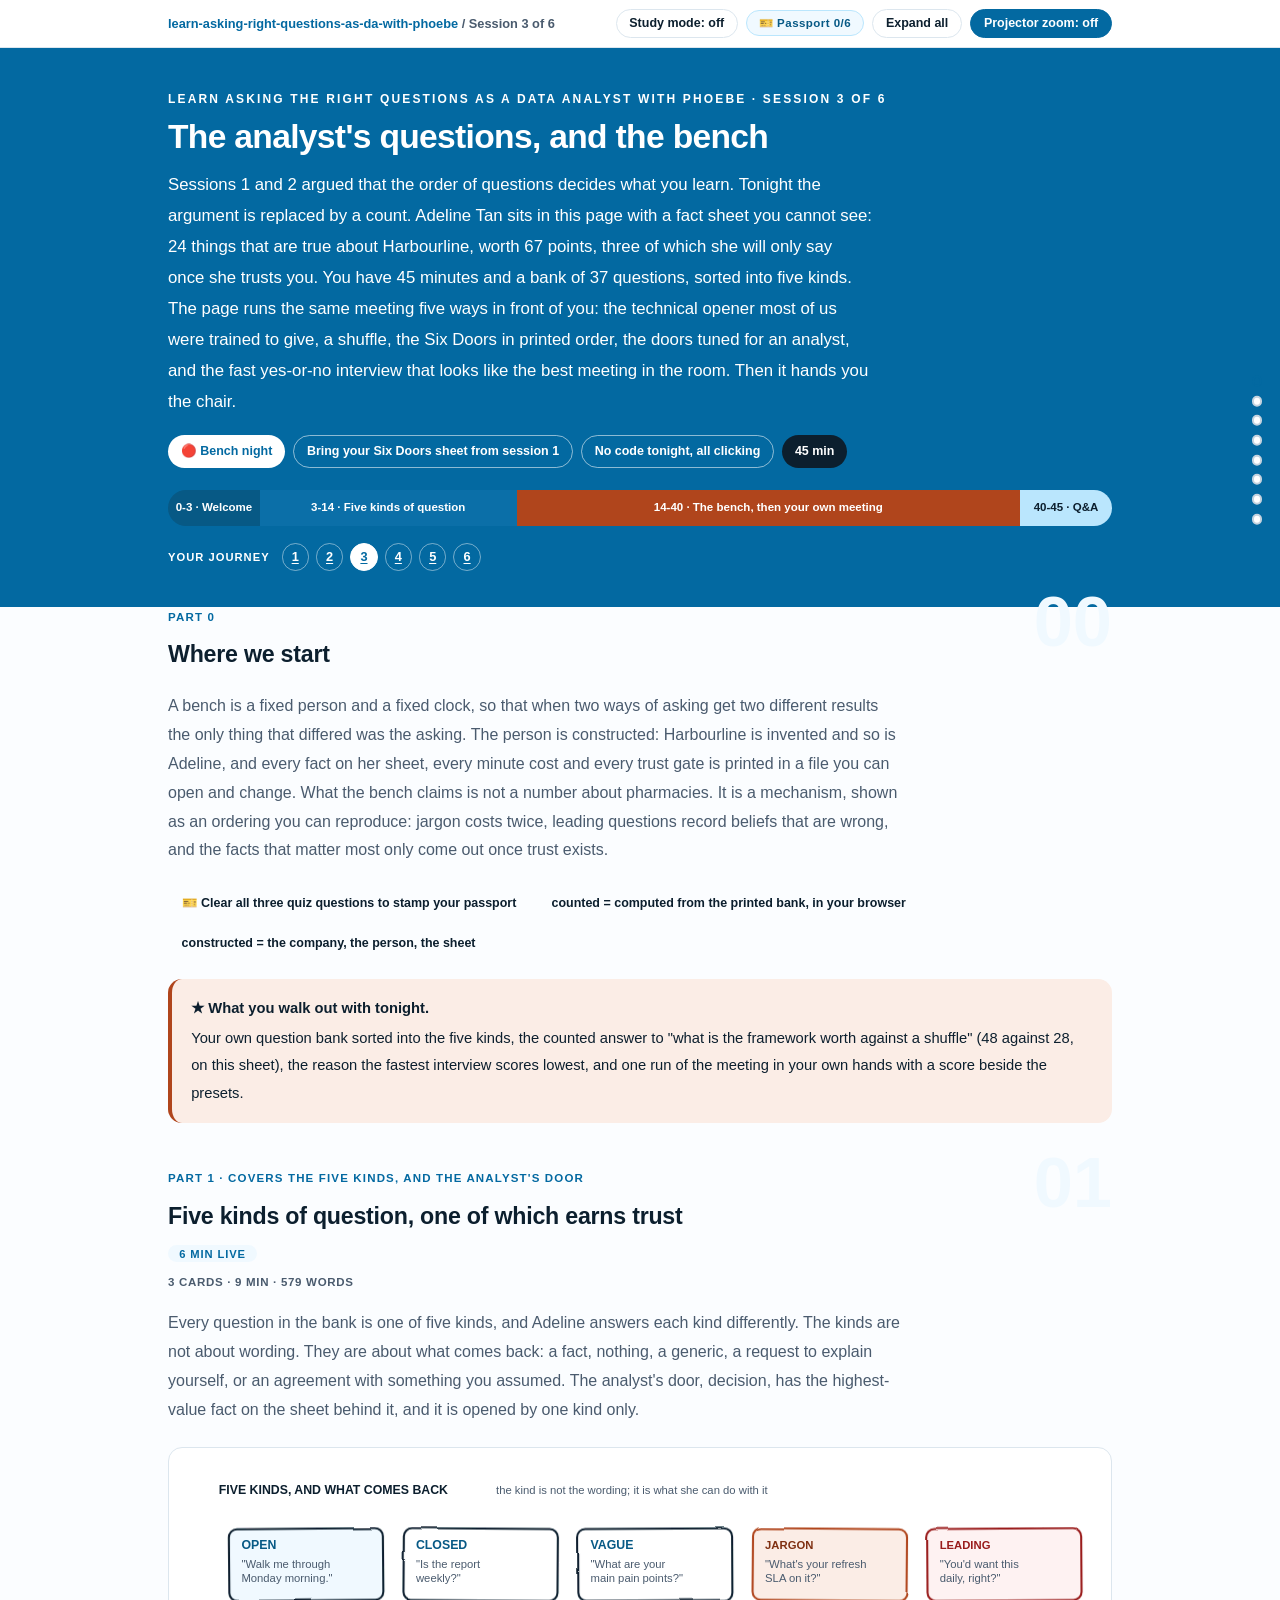
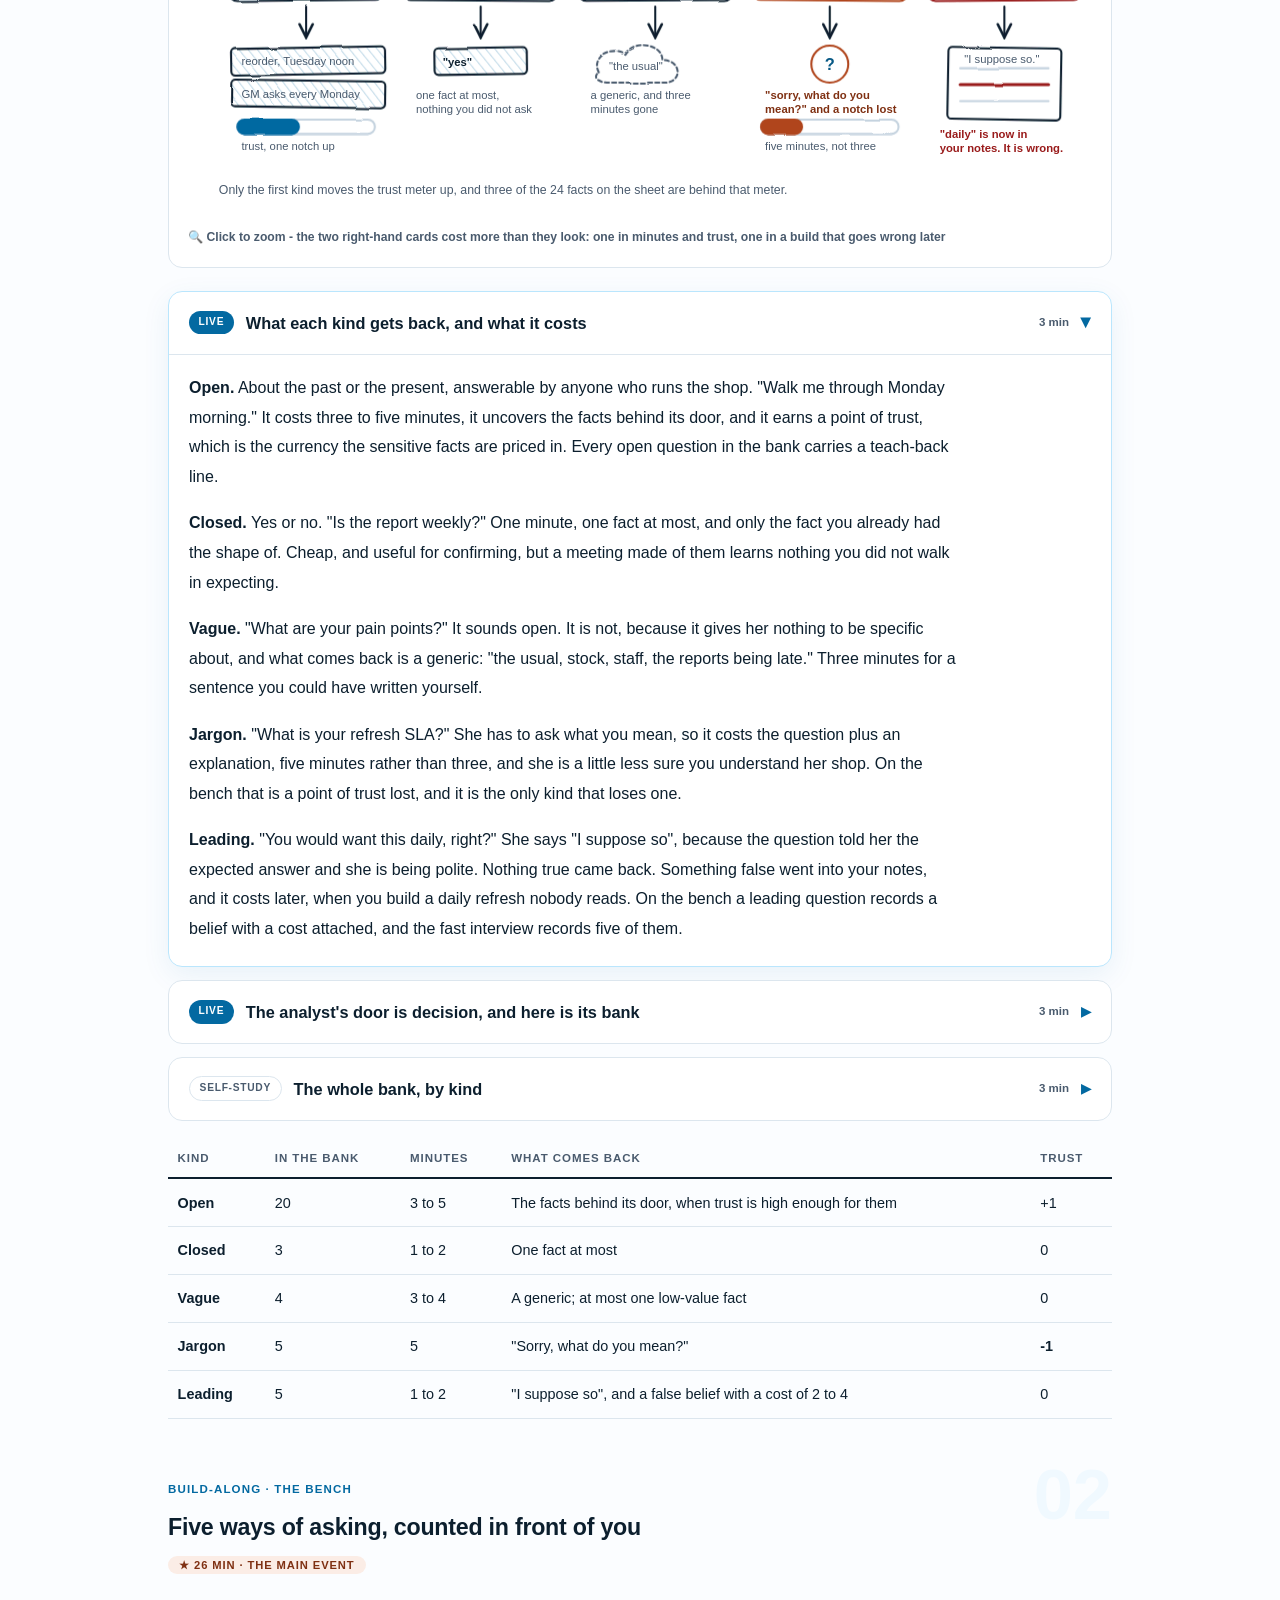
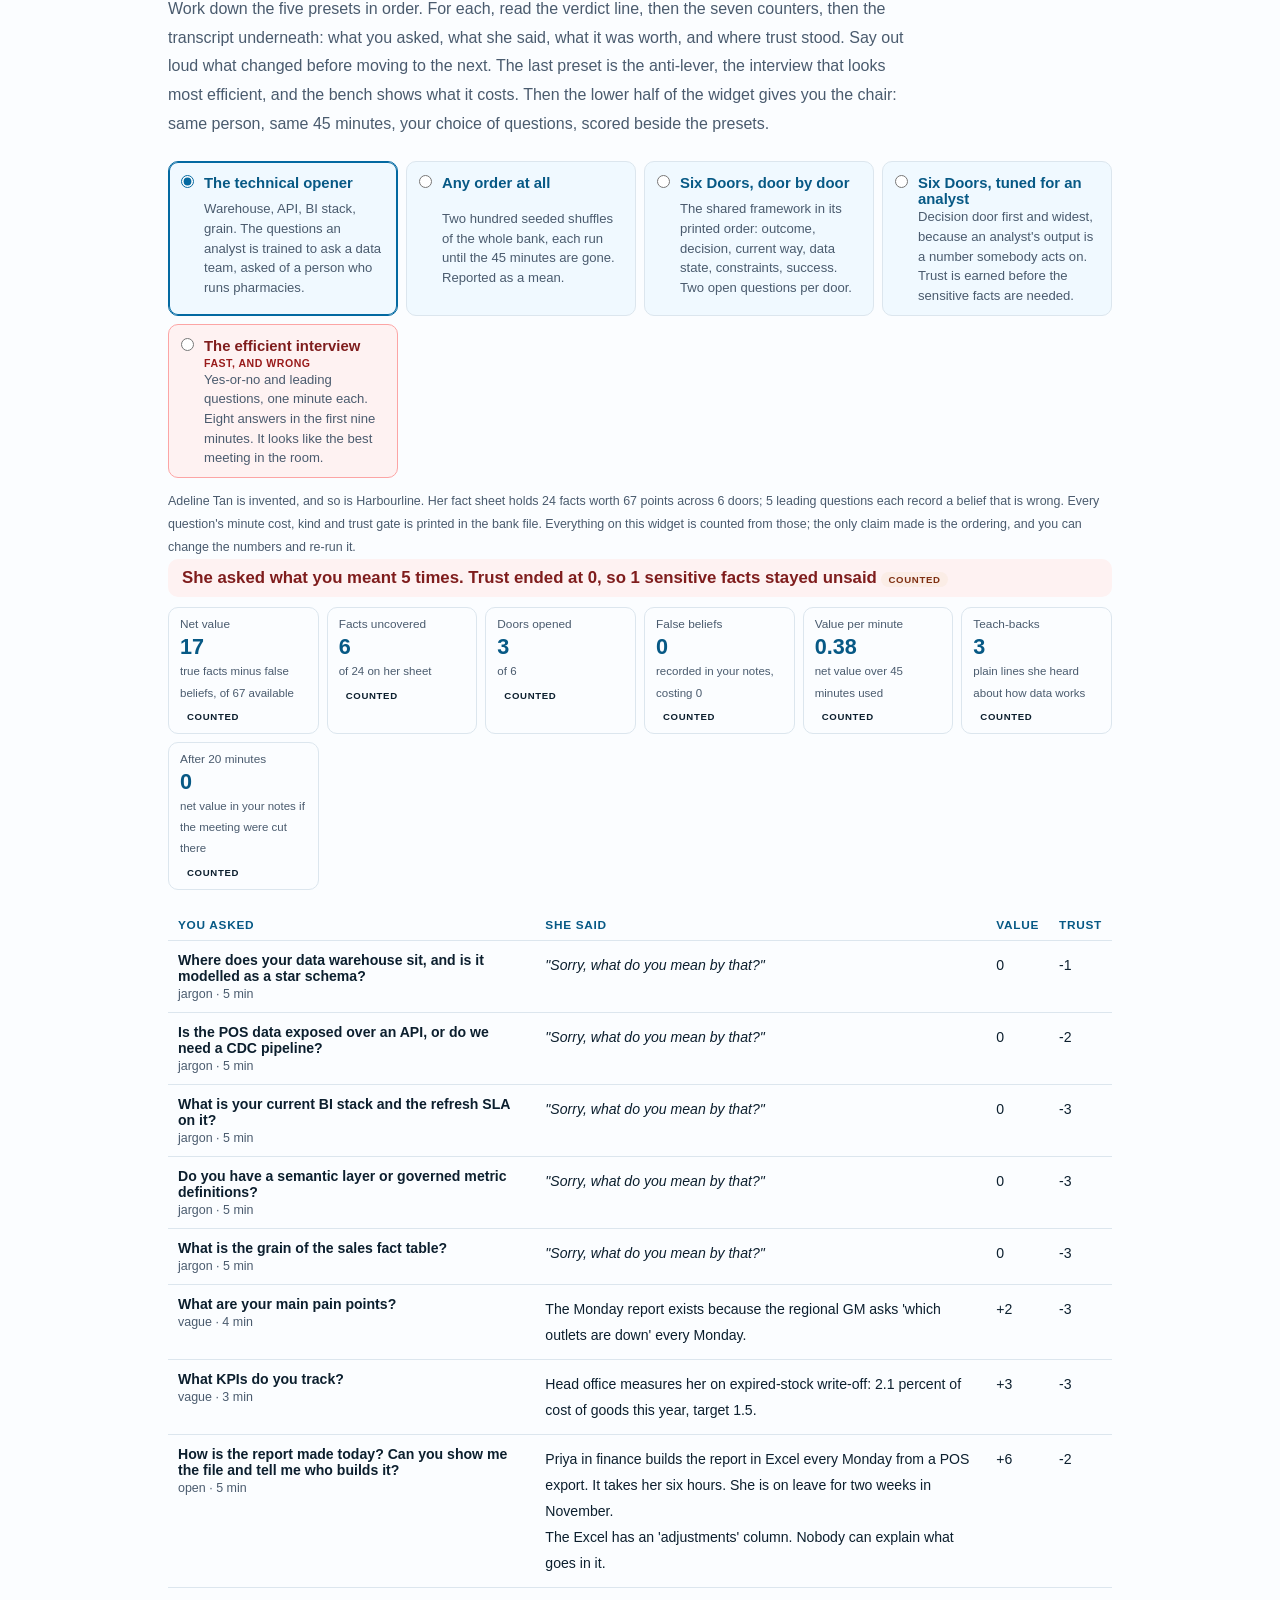
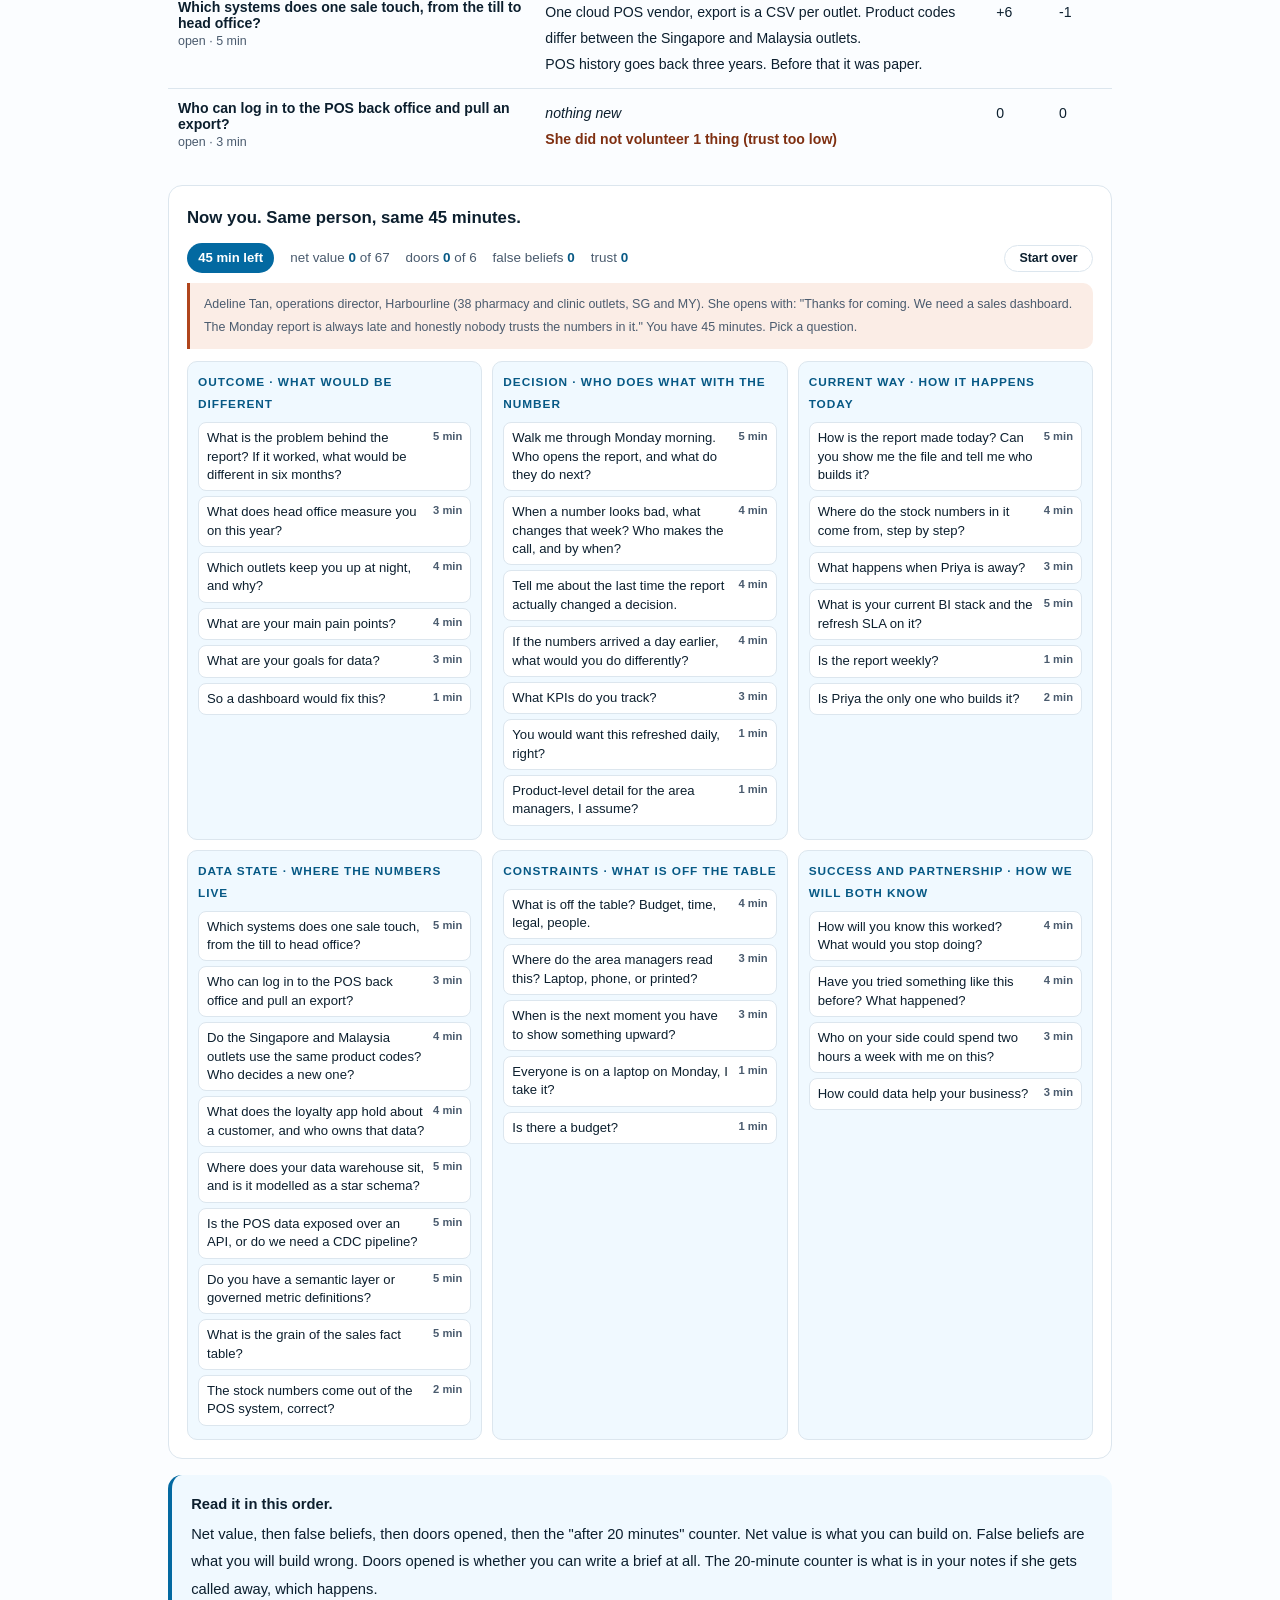
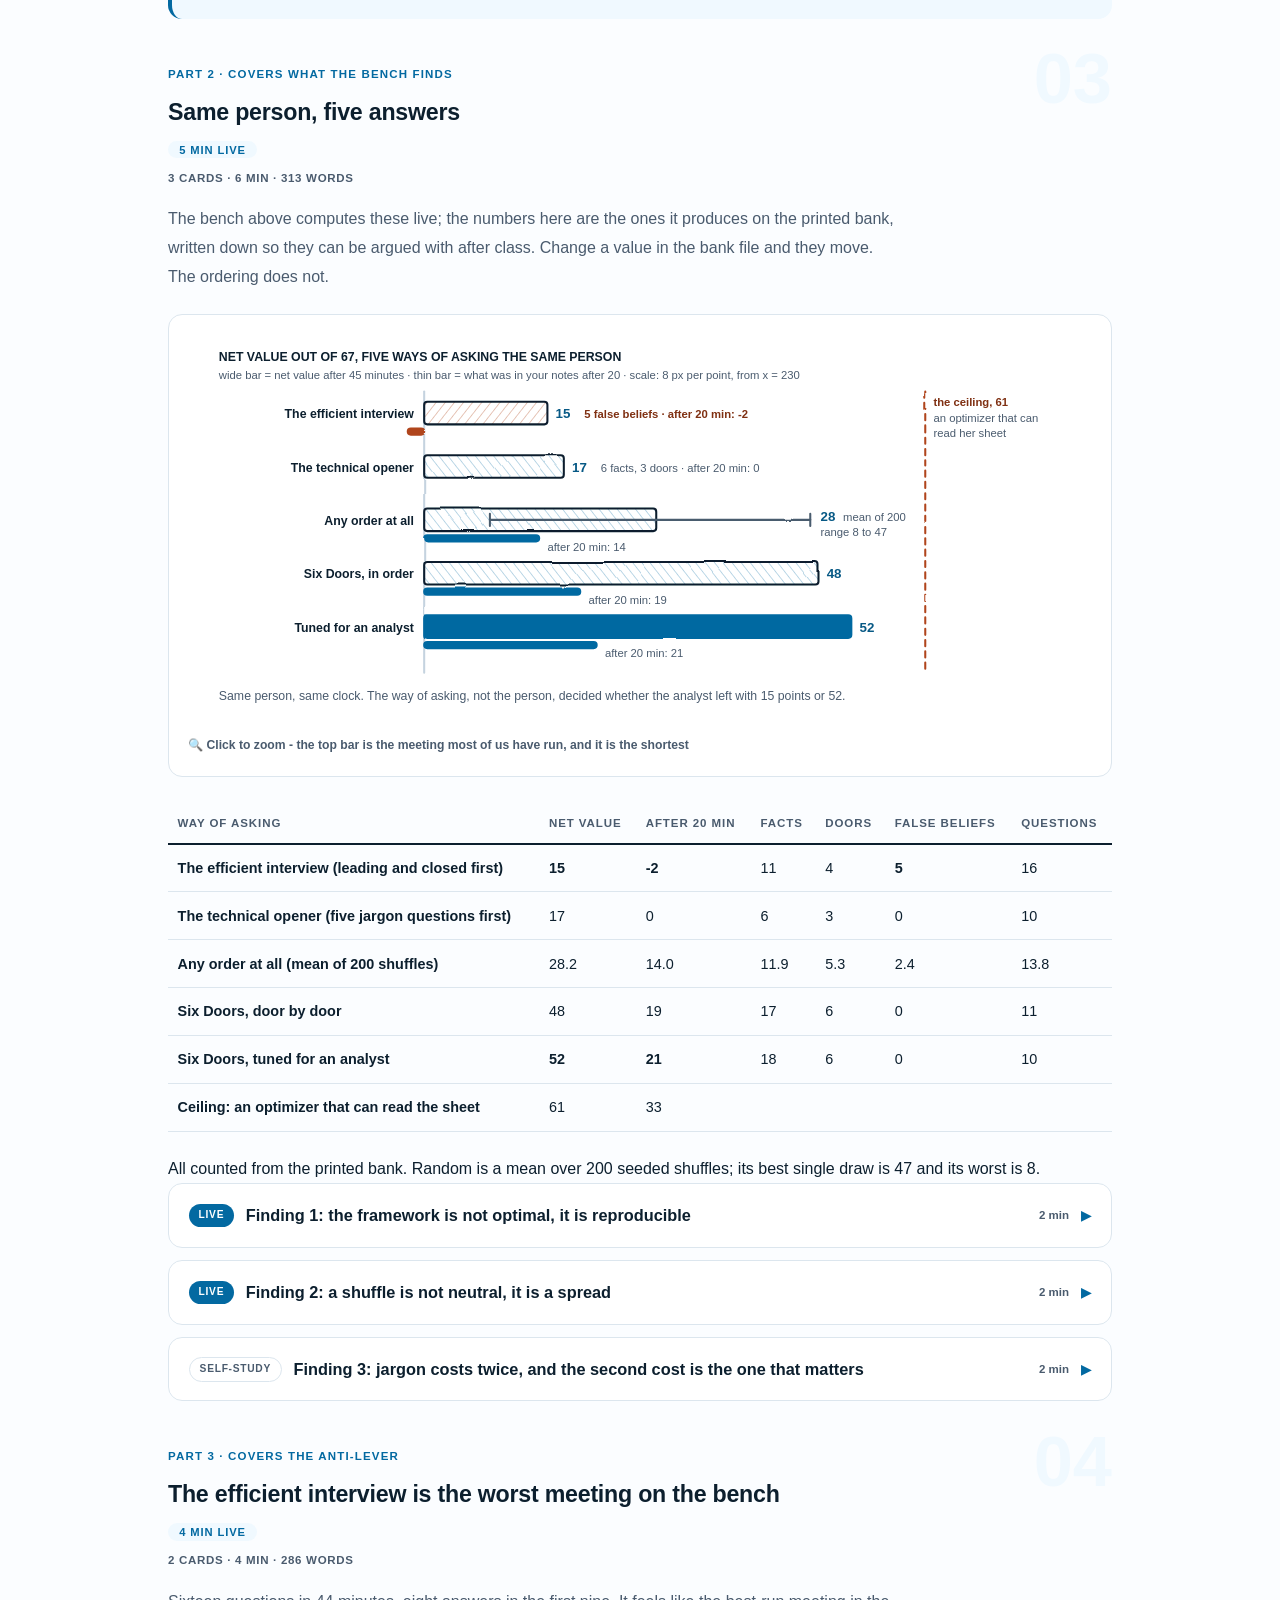
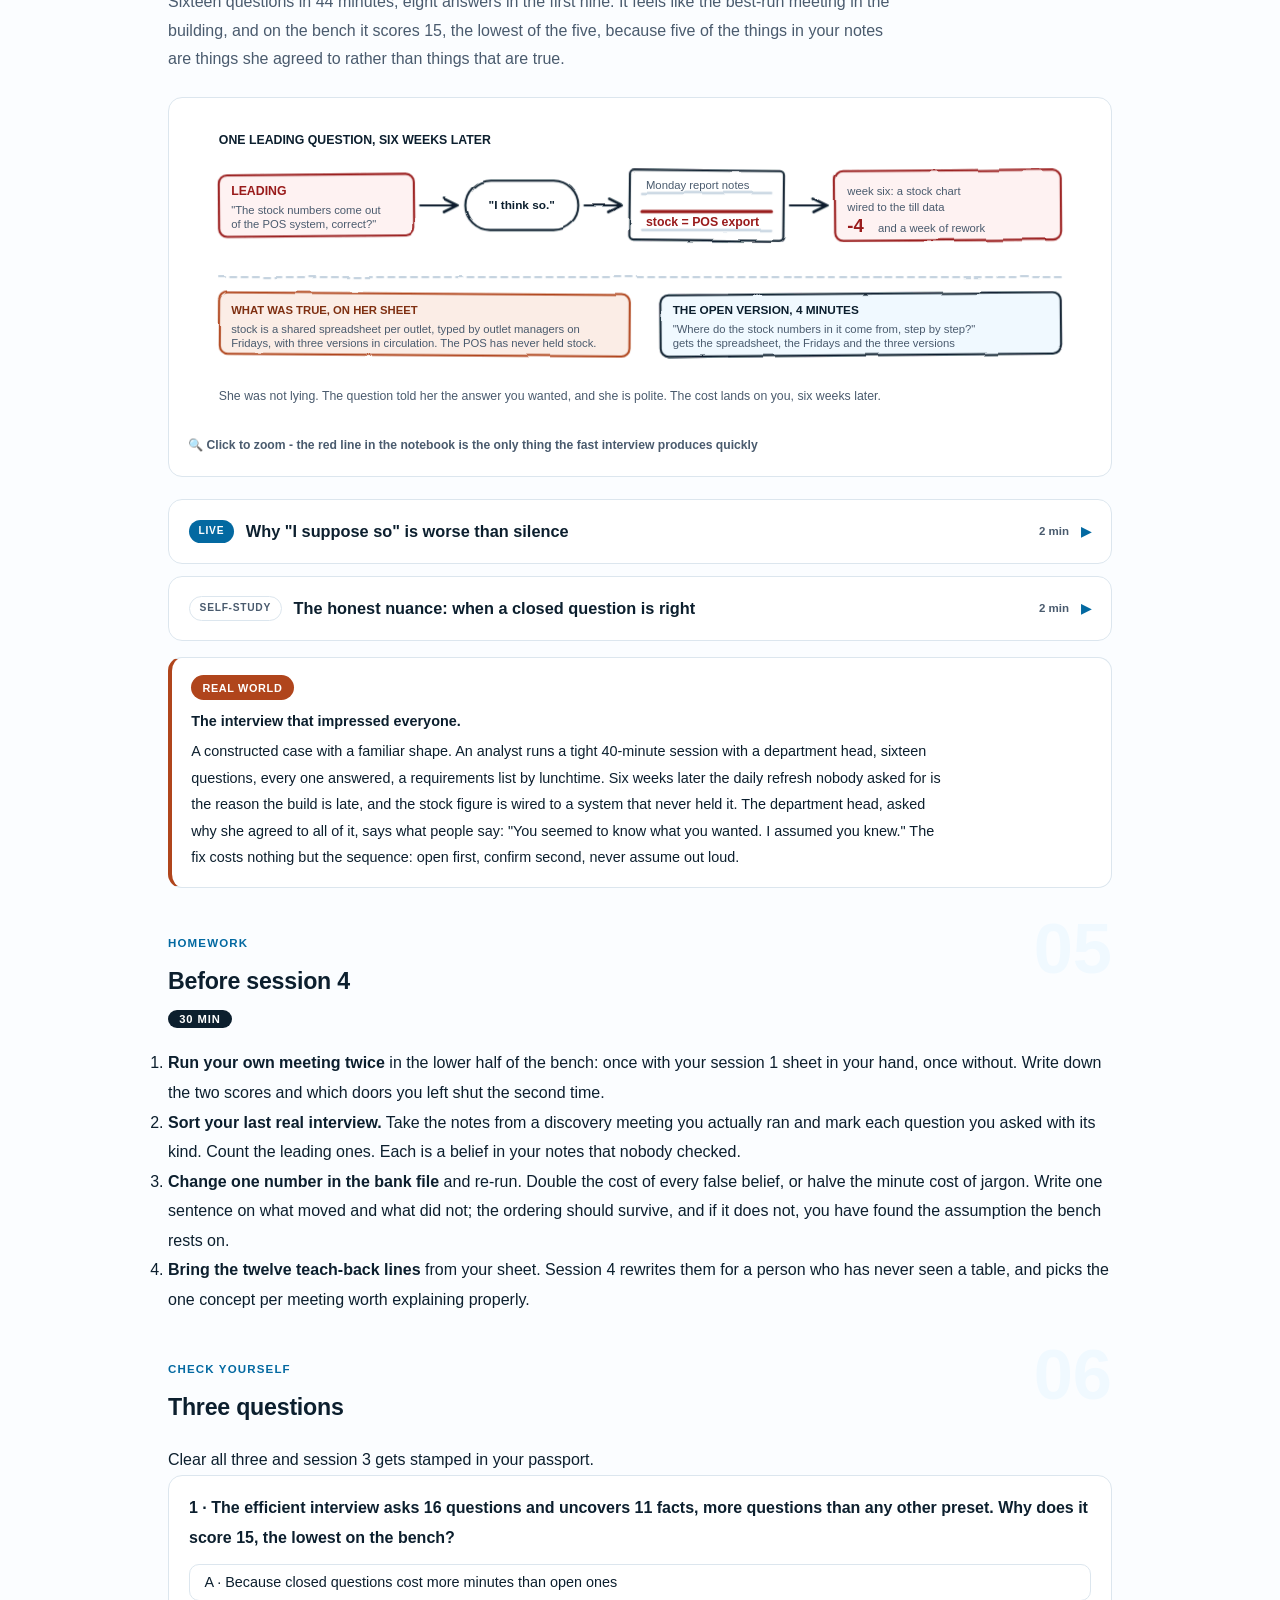
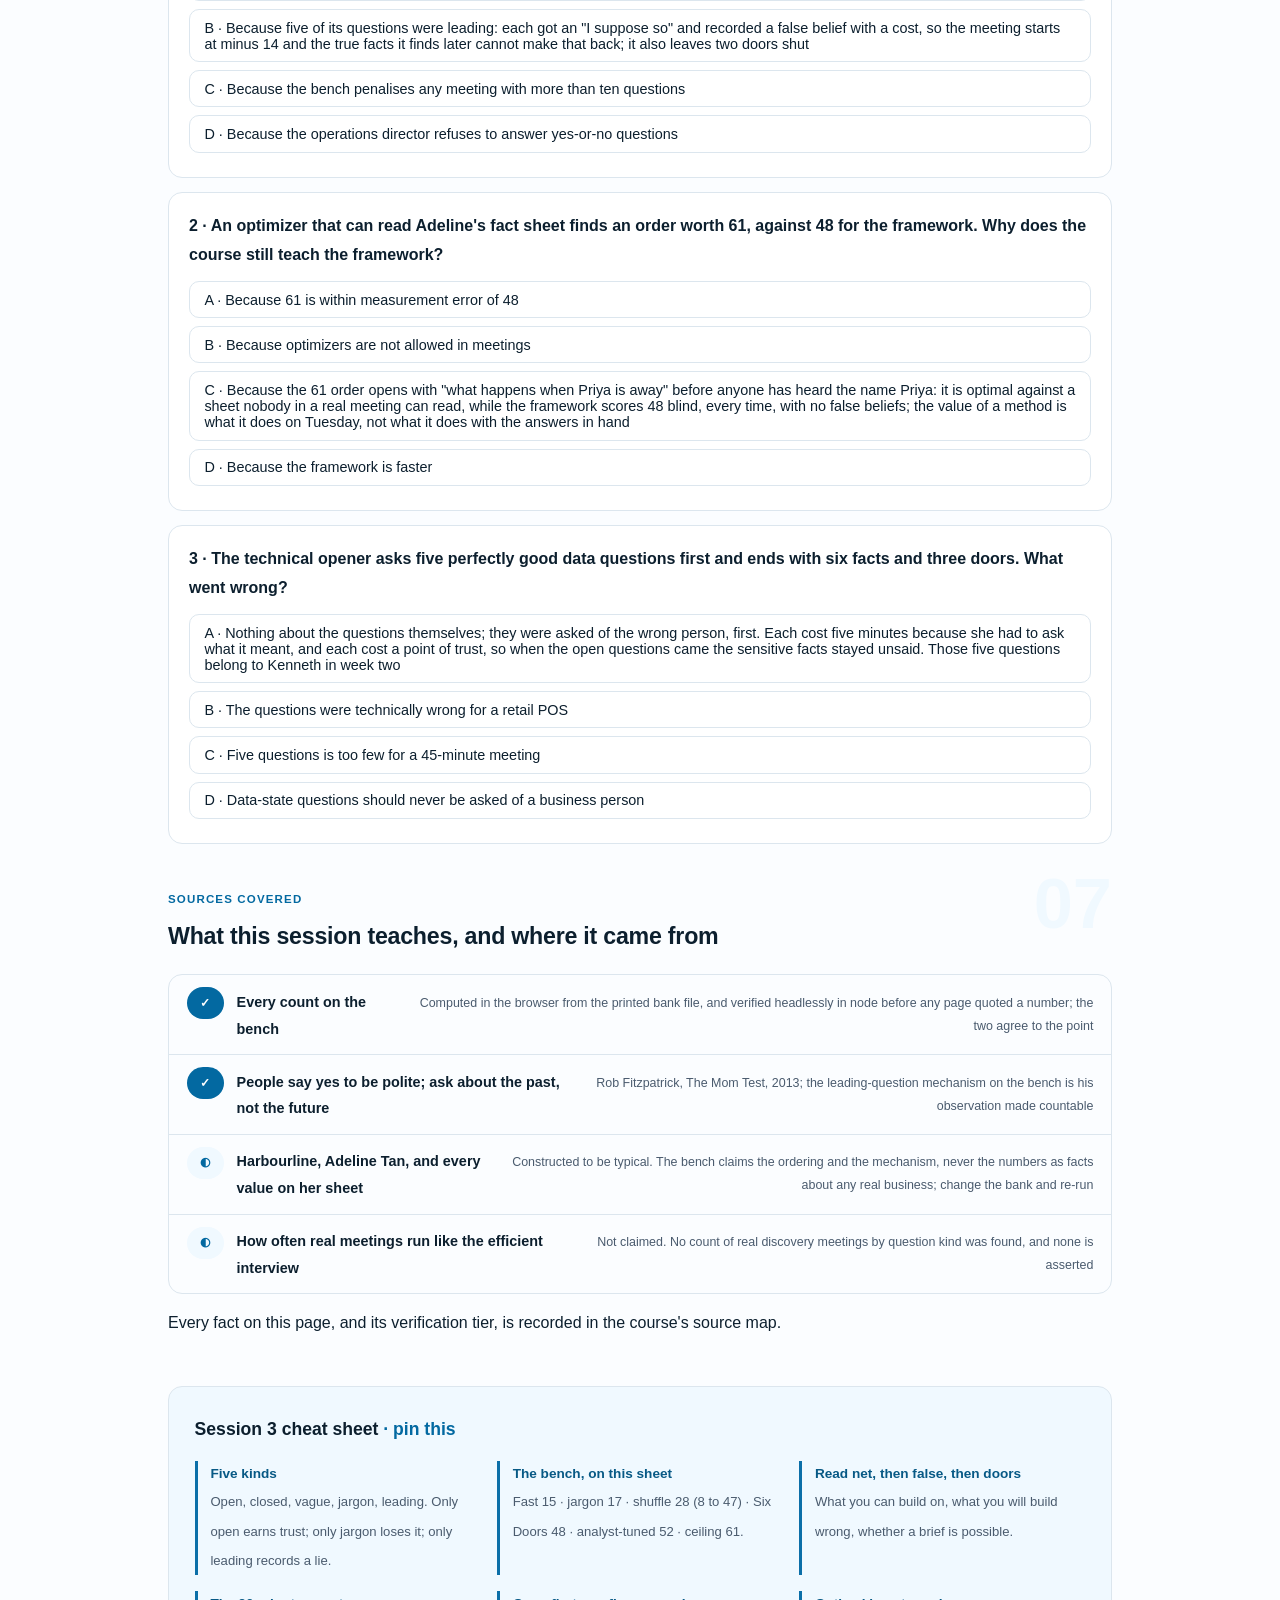
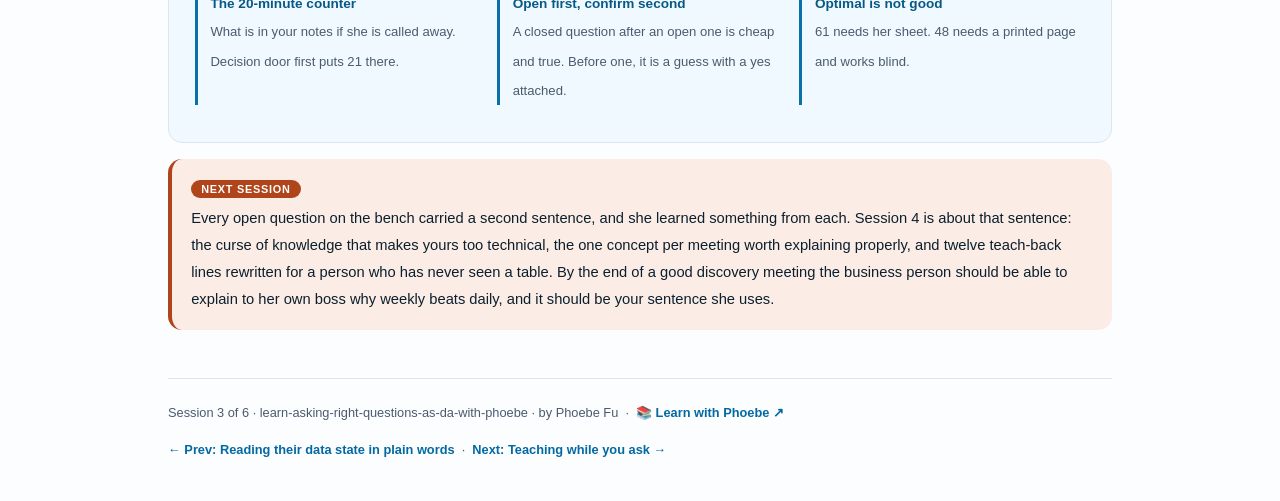
<file: courses/03-the-analysts-questions-and-the-bench.html>
<!DOCTYPE html>
<html lang="en">
<head>
<meta charset="UTF-8">
<meta name="viewport" content="width=device-width, initial-scale=1.0">
<!-- social:start -->
<meta name="description" content="Session 3 of 6. The analyst's question bank sorted into five kinds, and a discovery meeting simulated in your browser: one operations director with 24 hidden facts, 45 minutes, and five ways of asking. The efficient yes-or-no interview scores 15; the same questions walked door by door score 48; tuned for an analyst, 52. Then you run the meeting yourself.">
<meta property="og:type" content="article">
<meta property="og:site_name" content="Learn with Phoebe">
<meta property="og:title" content="The analyst's questions, and the bench - learn asking the right questions as a data analyst with phoebe">
<meta property="og:description" content="Session 3 of 6. Same person, same 45 minutes, five ways of asking. The fastest interview in the room records five things that are wrong.">
<meta property="og:url" content="https://phoebefu6.github.io/learn-asking-right-questions-as-da-with-phoebe/courses/03-the-analysts-questions-and-the-bench.html">
<meta property="og:image" content="https://phoebefu6.github.io/learn-asking-right-questions-as-da-with-phoebe/assets/og-cover.png">
<meta property="og:image:width" content="1200">
<meta property="og:image:height" content="630">
<meta name="twitter:card" content="summary_large_image">
<meta name="twitter:title" content="The analyst's questions, and the bench - learn asking the right questions as a data analyst with phoebe">
<meta name="twitter:description" content="Session 3 of 6. Five ways of asking, counted live.">
<meta name="twitter:image" content="https://phoebefu6.github.io/learn-asking-right-questions-as-da-with-phoebe/assets/og-cover.png">
<!-- social:end -->
<title>Session 3 · The analyst's questions, and the bench - learn asking the right questions as a data analyst with phoebe</title>
<link rel="stylesheet" href="../assets/style.css?v=20">
</head>
<body>

<div class="toolbar">
  <div class="wrap">
    <span class="crumb"><a href="../index.html">learn-asking-right-questions-as-da-with-phoebe</a> / Session 3 of 6</span>
    <button class="btn" id="toggle-all" type="button">Expand all</button>
    <button class="btn primary" id="zoom-toggle" type="button">Projector zoom: off</button>
  </div>
</div>

<header class="masthead">
  <div class="wrap">
    <div class="eyebrow">Learn Asking the Right Questions as a Data Analyst with Phoebe · Session 3 of 6</div>
    <h1>The analyst's questions, and the <span class="accent">bench</span></h1>
    <p class="sub">Sessions 1 and 2 argued that the order of questions decides what you learn. Tonight the argument is replaced by a count. Adeline Tan sits in this page with a fact sheet you cannot see: 24 things that are true about Harbourline, worth 67 points, three of which she will only say once she trusts you. You have 45 minutes and a bank of 37 questions, sorted into five kinds. The page runs the same meeting five ways in front of you: the technical opener most of us were trained to give, a shuffle, the Six Doors in printed order, the doors tuned for an analyst, and the fast yes-or-no interview that looks like the best meeting in the room. Then it hands you the chair.</p>
    <div class="chip-row">
      <span class="chip level">🔴 Bench night</span>
      <span class="chip audience">Bring your Six Doors sheet from session 1</span>
      <span class="chip audience">No code tonight, all clicking</span>
      <span class="chip time">45 min</span>
    </div>
    <div class="agenda">
      <span class="a1" style="flex:1">0-3 · Welcome</span>
      <span class="a2" style="flex:3">3-14 · Five kinds of question</span>
      <span class="a3" style="flex:6">14-40 · The bench, then your own meeting</span>
      <span class="a4" style="flex:1">40-45 · Q&amp;A</span>
    </div>
  </div>
</header>

<main class="wrap">

  <section class="section" id="intro">
    <div class="section-kicker">
      <span class="klabel">Part 0</span>
      <h2>Where we start</h2>
    </div>
    <p class="lede">A bench is a fixed person and a fixed clock, so that when two ways of asking get two different results the only thing that differed was the asking. The person is constructed: Harbourline is invented and so is Adeline, and every fact on her sheet, every minute cost and every trust gate is printed in a file you can open and change. What the bench claims is not a number about pharmacies. It is a mechanism, shown as an ordering you can reproduce: jargon costs twice, leading questions record beliefs that are wrong, and the facts that matter most only come out once trust exists.</p>

    <div class="legend">
      <span class="pill">🎫 Clear all three quiz questions to stamp your passport</span>
      <span class="pill">counted = computed from the printed bank, in your browser</span>
      <span class="pill">constructed = the company, the person, the sheet</span>
    </div>

    <div class="callout win">
      <p><strong>★ What you walk out with tonight.</strong> Your own question bank sorted into the five kinds, the counted answer to "what is the framework worth against a shuffle" (48 against 28, on this sheet), the reason the fastest interview scores lowest, and one run of the meeting in your own hands with a score beside the presets.</p>
    </div>
  </section>

  <section class="section" id="part-1">
    <div class="section-kicker">
      <span class="klabel">Part 1 · covers the five kinds, and the analyst's door</span>
      <h2>Five kinds of question, one of which earns trust</h2>
      <span class="tag concept">6 min live</span>
    </div>
    <p class="lede">Every question in the bank is one of five kinds, and Adeline answers each kind differently. The kinds are not about wording. They are about what comes back: a fact, nothing, a generic, a request to explain yourself, or an agreement with something you assumed. The analyst's door, decision, has the highest-value fact on the sheet behind it, and it is opened by one kind only.</p>

    <figure class="zoomable">
      <svg viewBox="0 0 880 340" xmlns="http://www.w3.org/2000/svg" role="img" aria-label="Five hand-drawn question shapes in a row, each with an arrow to what comes back. Open: walk me through Monday, returns two facts and one notch of trust. Closed: is it weekly, returns one small fact. Vague: what are your pain points, returns a generic cloud. Jargon: what is your refresh SLA, returns a question mark and a notch of trust lost. Leading: you would want this daily, right, returns the words I suppose so and a false belief written into a notebook.">
        <defs>
          <filter id="s3aSk" x="-3%" y="-3%" width="106%" height="106%"><feTurbulence type="fractalNoise" baseFrequency="0.02" numOctaves="2" seed="53" result="n"/><feDisplacementMap in="SourceGraphic" in2="n" scale="2.4" xChannelSelector="R" yChannelSelector="G"/></filter>
          <pattern id="s3aHc" patternUnits="userSpaceOnUse" width="7" height="7" patternTransform="rotate(-38)"><line x1="0" y1="0" x2="0" y2="7" stroke="#0369A1" stroke-width="1" opacity=".5"/></pattern>
          <marker id="s3aAr" viewBox="0 0 10 10" refX="9" refY="5" markerWidth="8" markerHeight="8" orient="auto"><path d="M1 1 L9 5 L1 9" fill="none" stroke="#0C1F2E" stroke-width="1.6" stroke-linecap="round"/></marker>
        </defs>
        <style>
          .s3aH { font: 800 12px Inter, sans-serif; fill: #0C1F2E; }
          .s3aD { font: 800 12px Inter, sans-serif; fill: #075985; }
          .s3aL { font: 600 11px Inter, sans-serif; fill: #0C1F2E; }
          .s3aS { font: 400 11px Inter, sans-serif; fill: #4A5B6E; }
          .s3aB { font: 800 11px Inter, sans-serif; fill: #7F3012; }
          .s3aR { font: 800 11px Inter, sans-serif; fill: #991B1B; }
          .s3aV { font: 800 16px Inter, sans-serif; fill: #075985; }
          .s3aN { font: 400 12px Inter, sans-serif; fill: #4A5B6E; }
        </style>

        <text class="s3aH" x="30" y="26">FIVE KINDS, AND WHAT COMES BACK</text>
        <text class="s3aS" x="300" y="26">the kind is not the wording; it is what she can do with it</text>

        <g filter="url(#s3aSk)" fill="none" stroke="#0C1F2E" stroke-width="2" stroke-linecap="round" stroke-linejoin="round">
          <!-- five question cards, 150 wide, from x=40 with 20 gap -->
          <rect x="40" y="60" width="150" height="70" rx="8" transform="rotate(-0.5 115 95)" fill="#F0F9FF"/>
          <rect x="210" y="60" width="150" height="70" rx="8" transform="rotate(0.4 285 95)" fill="#FFFFFF"/>
          <rect x="380" y="60" width="150" height="70" rx="8" transform="rotate(-0.3 455 95)" fill="#FFFFFF"/>
          <rect x="550" y="60" width="150" height="70" rx="8" transform="rotate(0.5 625 95)" fill="#FBEDE6" stroke="#B0451C"/>
          <rect x="720" y="60" width="150" height="70" rx="8" transform="rotate(-0.4 795 95)" fill="#FEF2F2" stroke="#991B1B"/>
          <!-- arrows down -->
          <path d="M115 136 L115 166" marker-end="url(#s3aAr)"/>
          <path d="M285 136 L285 166" marker-end="url(#s3aAr)"/>
          <path d="M455 136 L455 166" marker-end="url(#s3aAr)"/>
          <path d="M625 136 L625 166" marker-end="url(#s3aAr)"/>
          <path d="M795 136 L795 166" marker-end="url(#s3aAr)"/>
          <!-- what comes back: open = two fact cards + trust notch -->
          <rect x="42" y="176" width="150" height="26" rx="4" transform="rotate(-1 117 189)" fill="url(#s3aHc)"/>
          <rect x="42" y="208" width="150" height="26" rx="4" transform="rotate(0.8 117 221)" fill="url(#s3aHc)"/>
          <rect x="48" y="246" width="134" height="14" rx="7" fill="#FFFFFF" stroke="#C5D3DF"/>
          <rect x="48" y="246" width="60" height="14" rx="7" fill="#0369A1" stroke="#0369A1"/>
          <!-- closed = one small card -->
          <rect x="240" y="176" width="90" height="26" rx="4" transform="rotate(-0.8 285 189)" fill="url(#s3aHc)"/>
          <!-- vague = a cloud -->
          <path d="M400 200 C392 184 414 174 426 182 C434 168 462 172 462 188 C480 188 482 208 466 210 L410 210 C398 210 394 204 400 200 Z" fill="#FFFFFF" stroke="#4A5B6E" stroke-dasharray="4 3"/>
          <!-- jargon = question mark + trust notch lost -->
          <circle cx="625" cy="192" r="18" fill="#FFFFFF" stroke="#B0451C"/>
          <rect x="558" y="246" width="134" height="14" rx="7" fill="#FFFFFF" stroke="#C5D3DF"/>
          <rect x="558" y="246" width="40" height="14" rx="7" fill="#B0451C" stroke="#B0451C"/>
          <!-- leading = a notebook with a wrong line -->
          <rect x="740" y="176" width="110" height="70" rx="4" transform="rotate(1 795 211)" fill="#FFFFFF"/>
          <path d="M752 196 L838 196 M752 212 L838 212 M752 228 L838 228" stroke="#C5D3DF"/>
          <path d="M752 212 L838 212" stroke="#991B1B" stroke-width="3"/>
        </g>

        <text class="s3aD" x="52" y="80">OPEN</text>
        <text class="s3aS" x="52" y="98">"Walk me through</text>
        <text class="s3aS" x="52" y="112">Monday morning."</text>
        <text class="s3aS" x="52" y="193">reorder, Tuesday noon</text>
        <text class="s3aS" x="52" y="225">GM asks every Monday</text>
        <text class="s3aS" x="52" y="276">trust, one notch up</text>

        <text class="s3aD" x="222" y="80">CLOSED</text>
        <text class="s3aS" x="222" y="98">"Is the report</text>
        <text class="s3aS" x="222" y="112">weekly?"</text>
        <text class="s3aL" x="248" y="194">"yes"</text>
        <text class="s3aS" x="222" y="226">one fact at most,</text>
        <text class="s3aS" x="222" y="240">nothing you did not ask</text>

        <text class="s3aD" x="392" y="80">VAGUE</text>
        <text class="s3aS" x="392" y="98">"What are your</text>
        <text class="s3aS" x="392" y="112">main pain points?"</text>
        <text class="s3aS" x="410" y="198">"the usual"</text>
        <text class="s3aS" x="392" y="226">a generic, and three</text>
        <text class="s3aS" x="392" y="240">minutes gone</text>

        <text class="s3aB" x="562" y="80">JARGON</text>
        <text class="s3aS" x="562" y="98">"What's your refresh</text>
        <text class="s3aS" x="562" y="112">SLA on it?"</text>
        <text class="s3aV" x="625" y="198" text-anchor="middle">?</text>
        <text class="s3aB" x="562" y="226">"sorry, what do you</text>
        <text class="s3aB" x="562" y="240">mean?" and a notch lost</text>
        <text class="s3aS" x="562" y="276">five minutes, not three</text>

        <text class="s3aR" x="732" y="80">LEADING</text>
        <text class="s3aS" x="732" y="98">"You'd want this</text>
        <text class="s3aS" x="732" y="112">daily, right?"</text>
        <text class="s3aS" x="756" y="191">"I suppose so."</text>
        <text class="s3aR" x="732" y="264">"daily" is now in</text>
        <text class="s3aR" x="732" y="278">your notes. It is wrong.</text>

        <text class="s3aN" x="30" y="318">Only the first kind moves the trust meter up, and three of the 24 facts on the sheet are behind that meter.</text>
      </svg>
      <figcaption>🔍 Click to zoom - the two right-hand cards cost more than they look: one in minutes and trust, one in a build that goes wrong later</figcaption>
    </figure>

    <details class="card" open>
      <summary><span class="mode live">Live</span>What each kind gets back, and what it costs<span class="mini">3 min</span><span class="caret">▶</span></summary>
      <div class="body">
        <p><strong>Open.</strong> About the past or the present, answerable by anyone who runs the shop. "Walk me through Monday morning." It costs three to five minutes, it uncovers the facts behind its door, and it earns a point of trust, which is the currency the sensitive facts are priced in. Every open question in the bank carries a teach-back line.</p>
        <p><strong>Closed.</strong> Yes or no. "Is the report weekly?" One minute, one fact at most, and only the fact you already had the shape of. Cheap, and useful for confirming, but a meeting made of them learns nothing you did not walk in expecting.</p>
        <p><strong>Vague.</strong> "What are your pain points?" It sounds open. It is not, because it gives her nothing to be specific about, and what comes back is a generic: "the usual, stock, staff, the reports being late." Three minutes for a sentence you could have written yourself.</p>
        <p><strong>Jargon.</strong> "What is your refresh SLA?" She has to ask what you mean, so it costs the question plus an explanation, five minutes rather than three, and she is a little less sure you understand her shop. On the bench that is a point of trust lost, and it is the only kind that loses one.</p>
        <p><strong>Leading.</strong> "You would want this daily, right?" She says "I suppose so", because the question told her the expected answer and she is being polite. Nothing true came back. Something false went into your notes, and it costs later, when you build a daily refresh nobody reads. On the bench a leading question records a belief with a cost attached, and the fast interview records five of them.</p>
      </div>
    </details>

    <details class="card">
      <summary><span class="mode live">Live</span>The analyst's door is decision, and here is its bank<span class="mini">3 min</span><span class="caret">▶</span></summary>
      <div class="body">
        <p>An analyst's output is a number somebody acts on. The facts that decide whether the number is right are the action, the person and the deadline, and they live behind door 2. On Adeline's sheet the single most valuable fact, worth 5 of 67, is that the Monday decision is next week's reorder per outlet, made by three area managers, due Tuesday noon. Three more decision facts are worth 8 between them, and one of those, that today they phone the outlet rather than change the order, only comes out once she trusts you.</p>
        <p>The four open questions that open that door, each with its teach-back line, are walk me through Monday morning; when a number looks bad who makes the call and by when; if the numbers arrived a day earlier what would you do differently; and tell me about the last time the report changed a decision. The analyst-tuned order on the bench asks the first three of them first. By minute 13 they have put 15 points in your notes and taken trust to 3, which is exactly the level the sheet's most sensitive fact is priced at. The fourth is held back as a spare, because the first three already reach all four decision facts on her sheet.</p>
      </div>
    </details>

    <details class="card">
      <summary><span class="mode self">Self-study</span>The whole bank, by kind<span class="mini">3 min</span><span class="caret">▶</span></summary>
      <div class="body">
        <p>Thirty-seven questions: twenty open (two to four per door), four vague, five jargon, five leading, three closed. The open ones are the sheet you built in session 1 with Adeline's answers already attached. The others are there because they are what gets asked in real meetings, and the bench needs them to show what they cost. Every one is printed with its kind, its minute cost and the facts it reaches in the bank file the page loads; the widget below draws its buttons from that file, so what you click is what it counts.</p>
      </div>
    </details>

    <table class="clean">
      <tr><th>Kind</th><th>In the bank</th><th>Minutes</th><th>What comes back</th><th>Trust</th></tr>
      <tr><td><strong>Open</strong></td><td>20</td><td>3 to 5</td><td>The facts behind its door, when trust is high enough for them</td><td>+1</td></tr>
      <tr><td>Closed</td><td>3</td><td>1 to 2</td><td>One fact at most</td><td>0</td></tr>
      <tr><td>Vague</td><td>4</td><td>3 to 4</td><td>A generic; at most one low-value fact</td><td>0</td></tr>
      <tr><td>Jargon</td><td>5</td><td>5</td><td>"Sorry, what do you mean?"</td><td><strong>-1</strong></td></tr>
      <tr><td>Leading</td><td>5</td><td>1 to 2</td><td>"I suppose so", and a false belief with a cost of 2 to 4</td><td>0</td></tr>
    </table>
  </section>

  <section class="section" id="bench">
    <div class="section-kicker">
      <span class="klabel">Build-along · the bench</span>
      <h2>Five ways of asking, counted in front of you</h2>
      <span class="tag demo">★ 26 min · the main event</span>
    </div>
    <p class="lede">Work down the five presets in order. For each, read the verdict line, then the seven counters, then the transcript underneath: what you asked, what she said, what it was worth, and where trust stood. Say out loud what changed before moving to the next. The last preset is the anti-lever, the interview that looks most efficient, and the bench shows what it costs. Then the lower half of the widget gives you the chair: same person, same 45 minutes, your choice of questions, scored beside the presets.</p>

    <div id="ask-bench"></div>

    <div class="callout tip">
      <p><strong>Read it in this order.</strong> Net value, then false beliefs, then doors opened, then the "after 20 minutes" counter. Net value is what you can build on. False beliefs are what you will build wrong. Doors opened is whether you can write a brief at all. The 20-minute counter is what is in your notes if she gets called away, which happens.</p>
    </div>
  </section>

  <section class="section" id="part-2">
    <div class="section-kicker">
      <span class="klabel">Part 2 · covers what the bench finds</span>
      <h2>Same person, five answers</h2>
      <span class="tag concept">5 min live</span>
    </div>
    <p class="lede">The bench above computes these live; the numbers here are the ones it produces on the printed bank, written down so they can be argued with after class. Change a value in the bank file and they move. The ordering does not.</p>

    <figure class="zoomable">
      <svg viewBox="0 0 880 380" xmlns="http://www.w3.org/2000/svg" role="img" aria-label="Five horizontal bars, one per way of asking, showing net value out of 67: the efficient yes-or-no interview 15, the technical opener 17, any order at all 28 as a mean with a range from 8 to 47, Six Doors in order 48, Six Doors tuned for an analyst 52. A dashed line at 61 marks the ceiling an optimizer reaches with the fact sheet visible. A second, thinner bar on each row shows the value after 20 minutes: minus 2, 0, 14, 19, 21.">
        <defs>
          <filter id="s3bSk" x="-3%" y="-3%" width="106%" height="106%"><feTurbulence type="fractalNoise" baseFrequency="0.02" numOctaves="2" seed="59" result="n"/><feDisplacementMap in="SourceGraphic" in2="n" scale="2.4" xChannelSelector="R" yChannelSelector="G"/></filter>
          <pattern id="s3bHc" patternUnits="userSpaceOnUse" width="7" height="7" patternTransform="rotate(-38)"><line x1="0" y1="0" x2="0" y2="7" stroke="#0369A1" stroke-width="1" opacity=".5"/></pattern>
          <pattern id="s3bHt" patternUnits="userSpaceOnUse" width="7" height="7" patternTransform="rotate(38)"><line x1="0" y1="0" x2="0" y2="7" stroke="#B0451C" stroke-width="1" opacity=".6"/></pattern>
        </defs>
        <style>
          .s3bH { font: 800 12px Inter, sans-serif; fill: #0C1F2E; }
          .s3bL { font: 600 12px Inter, sans-serif; fill: #0C1F2E; }
          .s3bS { font: 400 11px Inter, sans-serif; fill: #4A5B6E; }
          .s3bB { font: 800 11px Inter, sans-serif; fill: #7F3012; }
          .s3bV { font: 800 13px Inter, sans-serif; fill: #075985; }
          .s3bN { font: 400 12px Inter, sans-serif; fill: #4A5B6E; }
        </style>

        <text class="s3bH" x="30" y="26">NET VALUE OUT OF 67, FIVE WAYS OF ASKING THE SAME PERSON</text>
        <text class="s3bS" x="30" y="44">wide bar = net value after 45 minutes · thin bar = what was in your notes after 20 · scale: 8 px per point, from x = 230</text>

        <g filter="url(#s3bSk)" fill="none" stroke="#0C1F2E" stroke-width="2" stroke-linecap="round" stroke-linejoin="round">
          <path d="M230 56 L230 330" stroke="#C5D3DF"/>
          <!-- ceiling at 61: x = 230 + 61*8 = 718 -->
          <path d="M718 56 L718 330" stroke="#B0451C" stroke-dasharray="6 5"/>
          <!-- row 1 fast: 15 -> 120px; early -2 -> drawn as a 16px terracotta stub to the left -->
          <rect x="230" y="66" width="120" height="22" rx="3" fill="url(#s3bHt)"/>
          <rect x="214" y="92" width="16" height="6" rx="3" fill="#B0451C" stroke="#B0451C"/>
          <!-- row 2 jargon: 17 -> 136; early 0 -->
          <rect x="230" y="118" width="136" height="22" rx="3" fill="url(#s3bHc)"/>
          <!-- row 3 random: 28.2 -> 226; range 8..47 -> 294..606; early 14 -> 112 -->
          <rect x="230" y="170" width="226" height="22" rx="3" fill="url(#s3bHc)"/>
          <path d="M294 181 L606 181" stroke="#4A5B6E"/>
          <path d="M294 175 L294 187 M606 175 L606 187" stroke="#4A5B6E"/>
          <rect x="230" y="196" width="112" height="6" rx="3" fill="#0369A1" stroke="#0369A1"/>
          <!-- row 4 sixdoors: 48 -> 384; early 19 -> 152 -->
          <rect x="230" y="222" width="384" height="22" rx="3" fill="url(#s3bHc)"/>
          <rect x="230" y="248" width="152" height="6" rx="3" fill="#0369A1" stroke="#0369A1"/>
          <!-- row 5 role: 52 -> 416; early 21 -> 168 -->
          <rect x="230" y="274" width="416" height="22" rx="3" fill="#0369A1" stroke="#0369A1"/>
          <rect x="230" y="300" width="168" height="6" rx="3" fill="#0369A1" stroke="#0369A1"/>
        </g>

        <text class="s3bL" x="220" y="82" text-anchor="end">The efficient interview</text>
        <text class="s3bV" x="358" y="82">15</text>
        <text class="s3bB" x="386" y="82">5 false beliefs · after 20 min: -2</text>
        <text class="s3bL" x="220" y="134" text-anchor="end">The technical opener</text>
        <text class="s3bV" x="374" y="134">17</text>
        <text class="s3bS" x="402" y="134">6 facts, 3 doors · after 20 min: 0</text>
        <text class="s3bL" x="220" y="186" text-anchor="end">Any order at all</text>
        <text class="s3bV" x="616" y="182">28</text>
        <text class="s3bS" x="638" y="182">mean of 200</text>
        <text class="s3bS" x="616" y="197">range 8 to 47</text>
        <text class="s3bS" x="350" y="211">after 20 min: 14</text>
        <text class="s3bL" x="220" y="238" text-anchor="end">Six Doors, in order</text>
        <text class="s3bV" x="622" y="238">48</text>
        <text class="s3bS" x="390" y="263">after 20 min: 19</text>
        <text class="s3bL" x="220" y="290" text-anchor="end">Tuned for an analyst</text>
        <text class="s3bV" x="654" y="290">52</text>
        <text class="s3bS" x="406" y="315">after 20 min: 21</text>

        <text class="s3bB" x="726" y="70">the ceiling, 61</text>
        <text class="s3bS" x="726" y="86">an optimizer that can</text>
        <text class="s3bS" x="726" y="100">read her sheet</text>

        <text class="s3bN" x="30" y="356">Same person, same clock. The way of asking, not the person, decided whether the analyst left with 15 points or 52.</text>
      </svg>
      <figcaption>🔍 Click to zoom - the top bar is the meeting most of us have run, and it is the shortest</figcaption>
    </figure>

    <table class="clean">
      <tr><th>Way of asking</th><th>Net value</th><th>After 20 min</th><th>Facts</th><th>Doors</th><th>False beliefs</th><th>Questions</th></tr>
      <tr><td><strong>The efficient interview</strong> (leading and closed first)</td><td><strong>15</strong></td><td><strong>-2</strong></td><td>11</td><td>4</td><td><strong>5</strong></td><td>16</td></tr>
      <tr><td>The technical opener (five jargon questions first)</td><td>17</td><td>0</td><td>6</td><td>3</td><td>0</td><td>10</td></tr>
      <tr><td>Any order at all (mean of 200 shuffles)</td><td>28.2</td><td>14.0</td><td>11.9</td><td>5.3</td><td>2.4</td><td>13.8</td></tr>
      <tr><td>Six Doors, door by door</td><td>48</td><td>19</td><td>17</td><td>6</td><td>0</td><td>11</td></tr>
      <tr><td>Six Doors, tuned for an analyst</td><td><strong>52</strong></td><td><strong>21</strong></td><td>18</td><td>6</td><td>0</td><td>10</td></tr>
      <tr><td>Ceiling: an optimizer that can read the sheet</td><td>61</td><td>33</td><td></td><td></td><td></td><td></td></tr>
    </table>
    <p class="mono" style="margin-top:6px">All counted from the printed bank. Random is a mean over 200 seeded shuffles; its best single draw is 47 and its worst is 8.</p>

    <details class="card">
      <summary><span class="mode live">Live</span>Finding 1: the framework is not optimal, it is reproducible<span class="mini">2 min</span><span class="caret">▶</span></summary>
      <div class="body">
        <p>Six Doors in printed order gets 48 of 67 with no false beliefs and every door opened. Tuning the order for an analyst, decision door first, adds four points and, more usefully, puts 21 in your notes by minute 20 instead of 19. A search that is allowed to read the fact sheet finds an order worth 61, and it opens with "what happens when Priya is away" before the interviewer has heard the name Priya. Nobody in a real meeting can read the sheet. Optimal against a known answer is not the same thing as good; the framework is the thing you can do on Tuesday, blind, and get 48.</p>
      </div>
    </details>

    <details class="card">
      <summary><span class="mode live">Live</span>Finding 2: a shuffle is not neutral, it is a spread<span class="mini">2 min</span><span class="caret">▶</span></summary>
      <div class="body">
        <p>Two hundred shuffles of the same bank average 28 and range from 8 to 47. The average is the meeting most people run when they have a good list and no order: some of the jargon lands early and costs trust, a leading question or two gets recorded, and one door stays shut. The spread is the argument for an order at all. A method that scores 48 every time is worth more than one that scores 47 on a good day and 8 on a bad one, and the bad days are the ones with the board in six weeks.</p>
      </div>
    </details>

    <details class="card">
      <summary><span class="mode self">Self-study</span>Finding 3: jargon costs twice, and the second cost is the one that matters<span class="mini">2 min</span><span class="caret">▶</span></summary>
      <div class="body">
        <p>Five technical questions in a row spend 25 of the 45 minutes and take trust to -3. The obvious cost is the minutes. The one that matters is what happens to the open questions that follow: the sensitive facts stay unsaid because she is no longer sure you understand her shop, and the whole meeting ends with six facts and three doors. The technical opener is not wrong because the questions are bad; every one of them is a question you will need answered by Kenneth in week two. It is wrong because they were asked of the wrong person, first.</p>
      </div>
    </details>
  </section>

  <section class="section" id="part-3">
    <div class="section-kicker">
      <span class="klabel">Part 3 · covers the anti-lever</span>
      <h2>The efficient interview is the worst meeting on the bench</h2>
      <span class="tag concept">4 min live</span>
    </div>
    <p class="lede">Sixteen questions in 44 minutes, eight answers in the first nine. It feels like the best-run meeting in the building, and on the bench it scores 15, the lowest of the five, because five of the things in your notes are things she agreed to rather than things that are true.</p>

    <figure class="zoomable">
      <svg viewBox="0 0 880 300" xmlns="http://www.w3.org/2000/svg" role="img" aria-label="A hand-drawn chain. A leading question, the stock numbers come out of the POS, correct, leads to the words I think so, which lead to a line in a notebook, stock from POS, which leads six weeks later to a build: a stock chart wired to the till data. Beside it, the truth from her sheet: stock is a shared spreadsheet updated on Fridays with three versions in circulation. The build is crossed through and labelled minus 4.">
        <defs>
          <filter id="s3cSk" x="-3%" y="-3%" width="106%" height="106%"><feTurbulence type="fractalNoise" baseFrequency="0.02" numOctaves="2" seed="61" result="n"/><feDisplacementMap in="SourceGraphic" in2="n" scale="2.4" xChannelSelector="R" yChannelSelector="G"/></filter>
          <pattern id="s3cHc" patternUnits="userSpaceOnUse" width="7" height="7" patternTransform="rotate(-38)"><line x1="0" y1="0" x2="0" y2="7" stroke="#0369A1" stroke-width="1" opacity=".5"/></pattern>
          <marker id="s3cAr" viewBox="0 0 10 10" refX="9" refY="5" markerWidth="8" markerHeight="8" orient="auto"><path d="M1 1 L9 5 L1 9" fill="none" stroke="#0C1F2E" stroke-width="1.6" stroke-linecap="round"/></marker>
        </defs>
        <style>
          .s3cH { font: 800 12px Inter, sans-serif; fill: #0C1F2E; }
          .s3cL { font: 600 11.5px Inter, sans-serif; fill: #0C1F2E; }
          .s3cS { font: 400 11px Inter, sans-serif; fill: #4A5B6E; }
          .s3cB { font: 800 11px Inter, sans-serif; fill: #7F3012; }
          .s3cR { font: 800 12px Inter, sans-serif; fill: #991B1B; }
          .s3cV { font: 800 18px Inter, sans-serif; fill: #991B1B; }
          .s3cN { font: 400 12px Inter, sans-serif; fill: #4A5B6E; }
        </style>

        <text class="s3cH" x="30" y="26">ONE LEADING QUESTION, SIX WEEKS LATER</text>

        <g filter="url(#s3cSk)" fill="none" stroke="#0C1F2E" stroke-width="2" stroke-linecap="round" stroke-linejoin="round">
          <!-- the question -->
          <rect x="30" y="56" width="190" height="60" rx="8" transform="rotate(-0.5 125 86)" fill="#FEF2F2" stroke="#991B1B"/>
          <path d="M226 86 L262 86" marker-end="url(#s3cAr)"/>
          <!-- her answer -->
          <rect x="270" y="62" width="110" height="48" rx="24" fill="#FFFFFF"/>
          <path d="M386 86 L422 86" marker-end="url(#s3cAr)"/>
          <!-- the notebook -->
          <rect x="430" y="52" width="150" height="68" rx="4" transform="rotate(0.6 505 86)" fill="#FFFFFF"/>
          <path d="M442 74 L568 74 M442 92 L568 92 M442 110 L568 110" stroke="#C5D3DF"/>
          <path d="M442 92 L568 92" stroke="#991B1B" stroke-width="3"/>
          <path d="M586 86 L622 86" marker-end="url(#s3cAr)"/>
          <!-- the build -->
          <rect x="630" y="52" width="220" height="68" rx="8" transform="rotate(-0.4 740 86)" fill="#FEF2F2" stroke="#991B1B"/>
          <!-- the truth, below -->
          <path d="M30 156 L850 156" stroke="#C5D3DF" stroke-dasharray="6 5"/>
          <rect x="30" y="172" width="400" height="60" rx="8" transform="rotate(0.4 230 202)" fill="#FBEDE6" stroke="#B0451C"/>
          <rect x="460" y="172" width="390" height="60" rx="8" transform="rotate(-0.5 655 202)" fill="#F0F9FF"/>
        </g>

        <text class="s3cR" x="42" y="76">LEADING</text>
        <text class="s3cS" x="42" y="94">"The stock numbers come out</text>
        <text class="s3cS" x="42" y="108">of the POS system, correct?"</text>
        <text class="s3cL" x="325" y="90" text-anchor="middle">"I think so."</text>
        <text class="s3cS" x="446" y="70">Monday report notes</text>
        <text class="s3cR" x="446" y="106">stock = POS export</text>
        <text class="s3cS" x="642" y="76">week six: a stock chart</text>
        <text class="s3cS" x="642" y="92">wired to the till data</text>
        <text class="s3cV" x="642" y="112">-4</text>
        <text class="s3cS" x="672" y="112">and a week of rework</text>

        <text class="s3cB" x="42" y="192">WHAT WAS TRUE, ON HER SHEET</text>
        <text class="s3cS" x="42" y="210">stock is a shared spreadsheet per outlet, typed by outlet managers on</text>
        <text class="s3cS" x="42" y="224">Fridays, with three versions in circulation. The POS has never held stock.</text>
        <text class="s3cL" x="472" y="192">THE OPEN VERSION, 4 MINUTES</text>
        <text class="s3cS" x="472" y="210">"Where do the stock numbers in it come from, step by step?"</text>
        <text class="s3cS" x="472" y="224">gets the spreadsheet, the Fridays and the three versions</text>

        <text class="s3cN" x="30" y="276">She was not lying. The question told her the answer you wanted, and she is polite. The cost lands on you, six weeks later.</text>
      </svg>
      <figcaption>🔍 Click to zoom - the red line in the notebook is the only thing the fast interview produces quickly</figcaption>
    </figure>

    <details class="card">
      <summary><span class="mode live">Live</span>Why "I suppose so" is worse than silence<span class="mini">2 min</span><span class="caret">▶</span></summary>
      <div class="body">
        <p>A closed question that gets a "no" has taught you something. A leading question almost never gets a "no", because it carries its expected answer and the person across the table is being courteous, busy, or both. Fitzpatrick's rule for customer conversations applies without change: people will say yes to be polite. What comes back is not information about her shop; it is information about how agreeable she is, filed as if it were the first thing.</p>
        <p>The bench prices each false belief at what building on it wastes. "Daily refresh" costs 3: a pipeline nobody reads. "Product-level for the area managers" costs 2: a screen they scroll past. "Stock comes from the POS" costs 4: a chart wired to a source that has never held stock, discovered in week six. "A dashboard is the deliverable" costs 3, because the last vendor's dashboards went unopened after week two and the word itself is the thing she is wary of. Five leading questions in five minutes, and the meeting starts at minus 14 before the first true fact.</p>
      </div>
    </details>

    <details class="card">
      <summary><span class="mode self">Self-study</span>The honest nuance: when a closed question is right<span class="mini">2 min</span><span class="caret">▶</span></summary>
      <div class="body">
        <p>Closed questions are not the villain; leading ones are. "Is Priya the only one who builds it?" is closed and gets a real fact for two minutes, and the bench scores it so. The rule is about sequence: confirm with a closed question after an open one has shown you the shape of the answer, never before. And the anti-lever carries its own limit: a fast interview that asked only closed questions, no leading ones, would score higher than 15 and lower than the framework, because it would still learn nothing it did not walk in expecting. The bench does not pretend that speed is the sin. Assuming is.</p>
      </div>
    </details>

    <div class="callout example">
      <span class="ex-pill">Real world</span>
      <p><strong>The interview that impressed everyone.</strong> A constructed case with a familiar shape. An analyst runs a tight 40-minute session with a department head, sixteen questions, every one answered, a requirements list by lunchtime. Six weeks later the daily refresh nobody asked for is the reason the build is late, and the stock figure is wired to a system that never held it. The department head, asked why she agreed to all of it, says what people say: "You seemed to know what you wanted. I assumed you knew." The fix costs nothing but the sequence: open first, confirm second, never assume out loud.</p>
    </div>
  </section>

  <section class="section" id="exercise">
    <div class="section-kicker">
      <span class="klabel">Homework</span>
      <h2>Before session 4</h2>
      <span class="tag exercise">30 min</span>
    </div>
    <ol>
      <li><strong>Run your own meeting twice</strong> in the lower half of the bench: once with your session 1 sheet in your hand, once without. Write down the two scores and which doors you left shut the second time.</li>
      <li><strong>Sort your last real interview.</strong> Take the notes from a discovery meeting you actually ran and mark each question you asked with its kind. Count the leading ones. Each is a belief in your notes that nobody checked.</li>
      <li><strong>Change one number in the bank file</strong> and re-run. Double the cost of every false belief, or halve the minute cost of jargon. Write one sentence on what moved and what did not; the ordering should survive, and if it does not, you have found the assumption the bench rests on.</li>
      <li><strong>Bring the twelve teach-back lines</strong> from your sheet. Session 4 rewrites them for a person who has never seen a table, and picks the one concept per meeting worth explaining properly.</li>
    </ol>
  </section>

  <section class="section" id="quiz">
    <div class="section-kicker">
      <span class="klabel">Check yourself</span>
      <h2>Three questions</h2>
    </div>
    <p>Clear all three and session 3 gets stamped in your passport.</p>

    <div class="quiz-q" data-answer="1">
      <p class="qtext">1 · The efficient interview asks 16 questions and uncovers 11 facts, more questions than any other preset. Why does it score 15, the lowest on the bench?</p>
      <button class="qopt" type="button">A · Because closed questions cost more minutes than open ones</button>
      <button class="qopt" type="button">B · Because five of its questions were leading: each got an "I suppose so" and recorded a false belief with a cost, so the meeting starts at minus 14 and the true facts it finds later cannot make that back; it also leaves two doors shut</button>
      <button class="qopt" type="button">C · Because the bench penalises any meeting with more than ten questions</button>
      <button class="qopt" type="button">D · Because the operations director refuses to answer yes-or-no questions</button>
      <p class="qwhy">The raw value of the facts it finds is 29, which would be a middling meeting. The 14 points of false beliefs are the cost of building on "daily", "product-level", "stock from the POS", "a dashboard" and "laptops", none of which is true. Speed is not the defect. Assuming out loud is.</p>
    </div>

    <div class="quiz-q" data-answer="2">
      <p class="qtext">2 · An optimizer that can read Adeline's fact sheet finds an order worth 61, against 48 for the framework. Why does the course still teach the framework?</p>
      <button class="qopt" type="button">A · Because 61 is within measurement error of 48</button>
      <button class="qopt" type="button">B · Because optimizers are not allowed in meetings</button>
      <button class="qopt" type="button">C · Because the 61 order opens with "what happens when Priya is away" before anyone has heard the name Priya: it is optimal against a sheet nobody in a real meeting can read, while the framework scores 48 blind, every time, with no false beliefs; the value of a method is what it does on Tuesday, not what it does with the answers in hand</button>
      <button class="qopt" type="button">D · Because the framework is faster</button>
      <p class="qwhy">The ceiling is printed so the framework's number can be read honestly: 48 is not the best possible meeting, it is the best reproducible one. The 200-shuffle spread, 8 to 47, is the other half of the argument: an order is worth having because the bad days are the ones that matter.</p>
    </div>

    <div class="quiz-q" data-answer="0">
      <p class="qtext">3 · The technical opener asks five perfectly good data questions first and ends with six facts and three doors. What went wrong?</p>
      <button class="qopt" type="button">A · Nothing about the questions themselves; they were asked of the wrong person, first. Each cost five minutes because she had to ask what it meant, and each cost a point of trust, so when the open questions came the sensitive facts stayed unsaid. Those five questions belong to Kenneth in week two</button>
      <button class="qopt" type="button">B · The questions were technically wrong for a retail POS</button>
      <button class="qopt" type="button">C · Five questions is too few for a 45-minute meeting</button>
      <button class="qopt" type="button">D · Data-state questions should never be asked of a business person</button>
      <p class="qwhy">Door 4 is opened fourth, and with the plain version: which systems does a sale touch, who can log in. The warehouse and the schema are real questions for the person who holds the login, and the bench's point is that asking them of the operations director costs twice, in minutes and in the trust the rest of the meeting is priced in.</p>
    </div>

    <p class="quiz-score"></p>
  </section>

  <section class="section" id="official">
    <div class="section-kicker">
      <span class="klabel">Sources covered</span>
      <h2>What this session teaches, and where it came from</h2>
    </div>
    <div class="covered">
      <div class="covered-row"><span class="status pill solid">✓</span><span class="name">Every count on the bench</span><span class="note">Computed in the browser from the printed bank file, and verified headlessly in node before any page quoted a number; the two agree to the point</span></div>
      <div class="covered-row"><span class="status pill solid">✓</span><span class="name">People say yes to be polite; ask about the past, not the future</span><span class="note">Rob Fitzpatrick, The Mom Test, 2013; the leading-question mechanism on the bench is his observation made countable</span></div>
      <div class="covered-row"><span class="status pill light">◐</span><span class="name">Harbourline, Adeline Tan, and every value on her sheet</span><span class="note">Constructed to be typical. The bench claims the ordering and the mechanism, never the numbers as facts about any real business; change the bank and re-run</span></div>
      <div class="covered-row"><span class="status pill light">◐</span><span class="name">How often real meetings run like the efficient interview</span><span class="note">Not claimed. No count of real discovery meetings by question kind was found, and none is asserted</span></div>
    </div>
    <p class="mono" style="margin-top:14px">Every fact on this page, and its verification tier, is recorded in the course's source map.</p>
  </section>

  <section class="cheat" id="cheatsheet">
    <h3>Session 3 cheat sheet <span>· pin this</span></h3>
    <div class="grid-2">
      <div class="cheat-item"><b>Five kinds</b><span>Open, closed, vague, jargon, leading. Only open earns trust; only jargon loses it; only leading records a lie.</span></div>
      <div class="cheat-item"><b>The bench, on this sheet</b><span>Fast 15 · jargon 17 · shuffle 28 (8 to 47) · Six Doors 48 · analyst-tuned 52 · ceiling 61.</span></div>
      <div class="cheat-item"><b>Read net, then false, then doors</b><span>What you can build on, what you will build wrong, whether a brief is possible.</span></div>
      <div class="cheat-item"><b>The 20-minute counter</b><span>What is in your notes if she is called away. Decision door first puts 21 there.</span></div>
      <div class="cheat-item"><b>Open first, confirm second</b><span>A closed question after an open one is cheap and true. Before one, it is a guess with a yes attached.</span></div>
      <div class="cheat-item"><b>Optimal is not good</b><span>61 needs her sheet. 48 needs a printed page and works blind.</span></div>
    </div>
  </section>

  <div class="callout next">
    <span class="nx-pill">Next session</span>
    <p>Every open question on the bench carried a second sentence, and she learned something from each. Session 4 is about that sentence: the curse of knowledge that makes yours too technical, the one concept per meeting worth explaining properly, and twelve teach-back lines rewritten for a person who has never seen a table. By the end of a good discovery meeting the business person should be able to explain to her own boss why weekly beats daily, and it should be your sentence she uses.</p>
  </div>

  <footer class="pagefoot">
    <span>Session 3 of 6 · learn-asking-right-questions-as-da-with-phoebe · by Phoebe Fu &nbsp;·&nbsp; 📚 <a href="https://phoebefu6.github.io/learn-with-phoebe/">Learn with Phoebe ↗</a></span>
    <span><a href="02-reading-their-data-state.html">← Prev: Reading their data state in plain words</a> &nbsp;·&nbsp; <a href="04-teaching-while-you-ask.html">Next: Teaching while you ask →</a></span>
  </footer>

</main>

<script src="../assets/asking-bank-da.js?v=1"></script>
<script src="../assets/asking-live.js?v=1"></script>
<script src="../assets/app.js?v=18"></script>
</body>
</html>
</file>
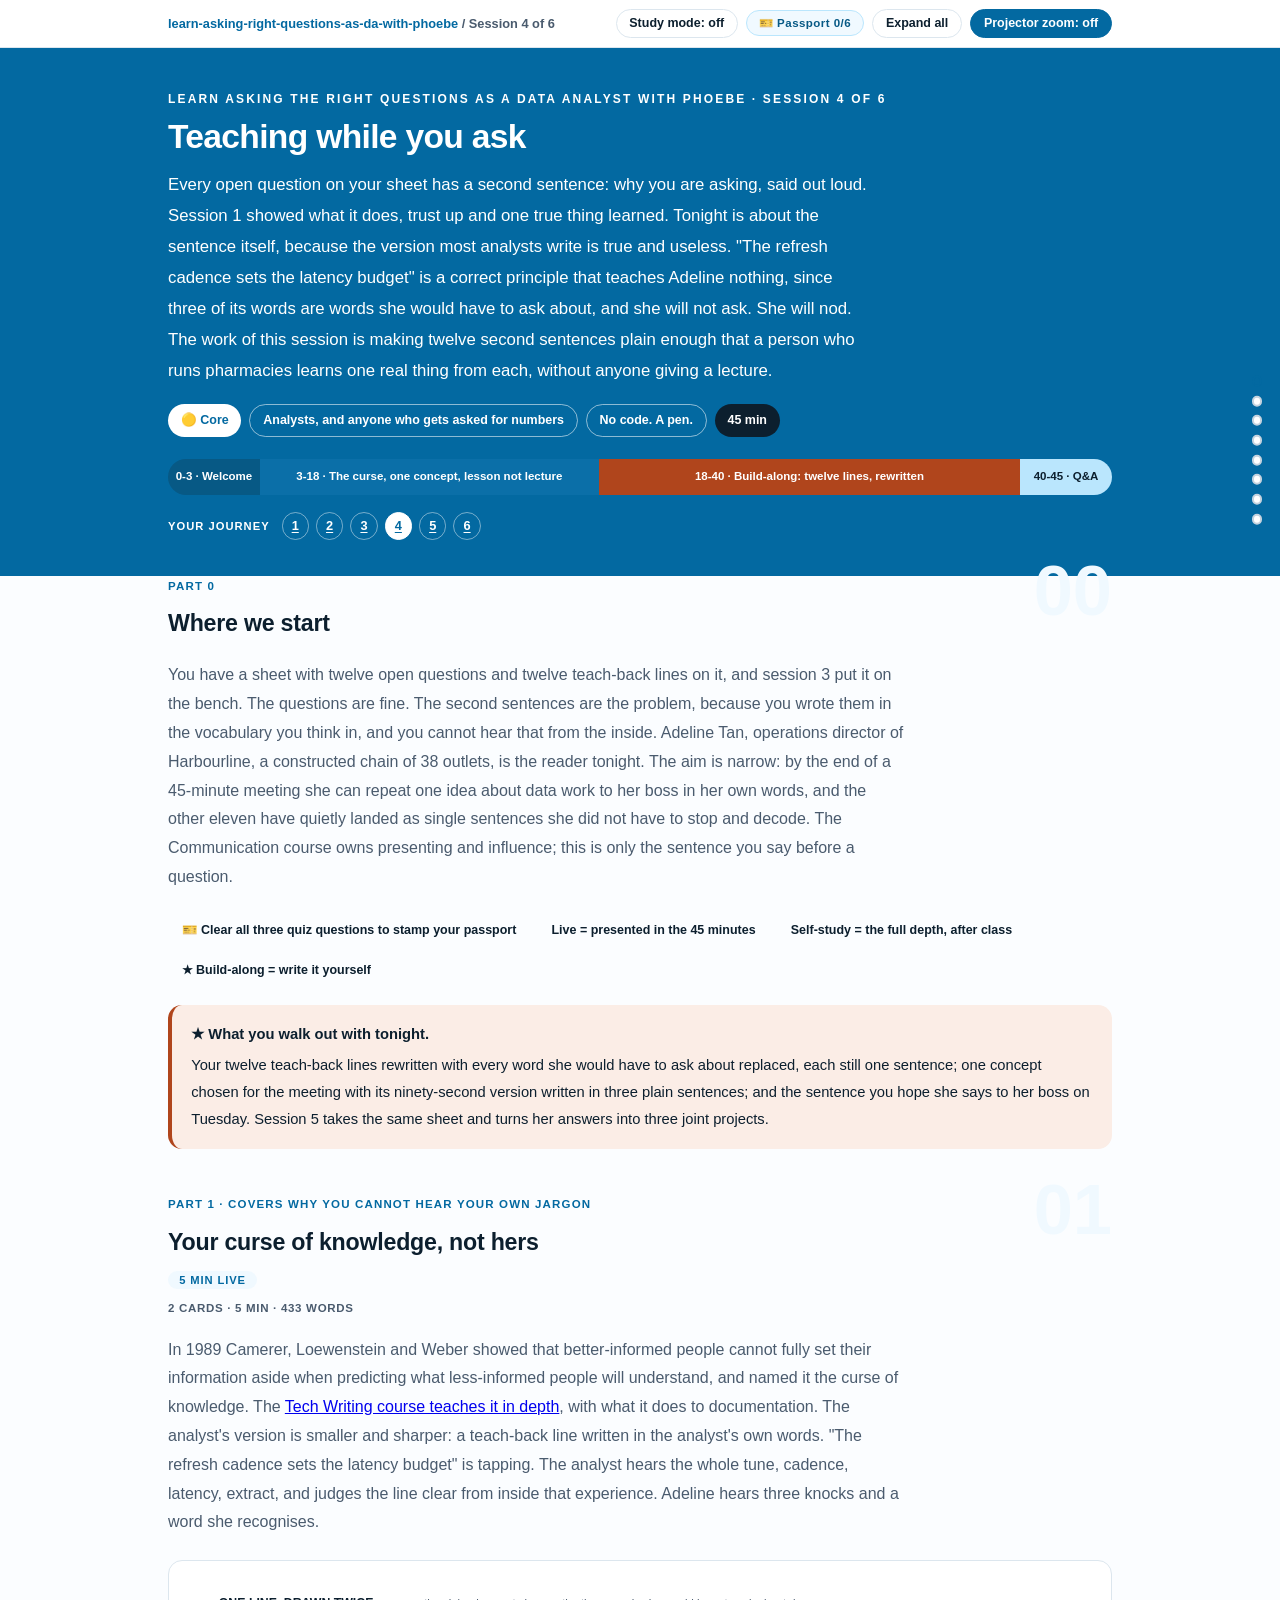
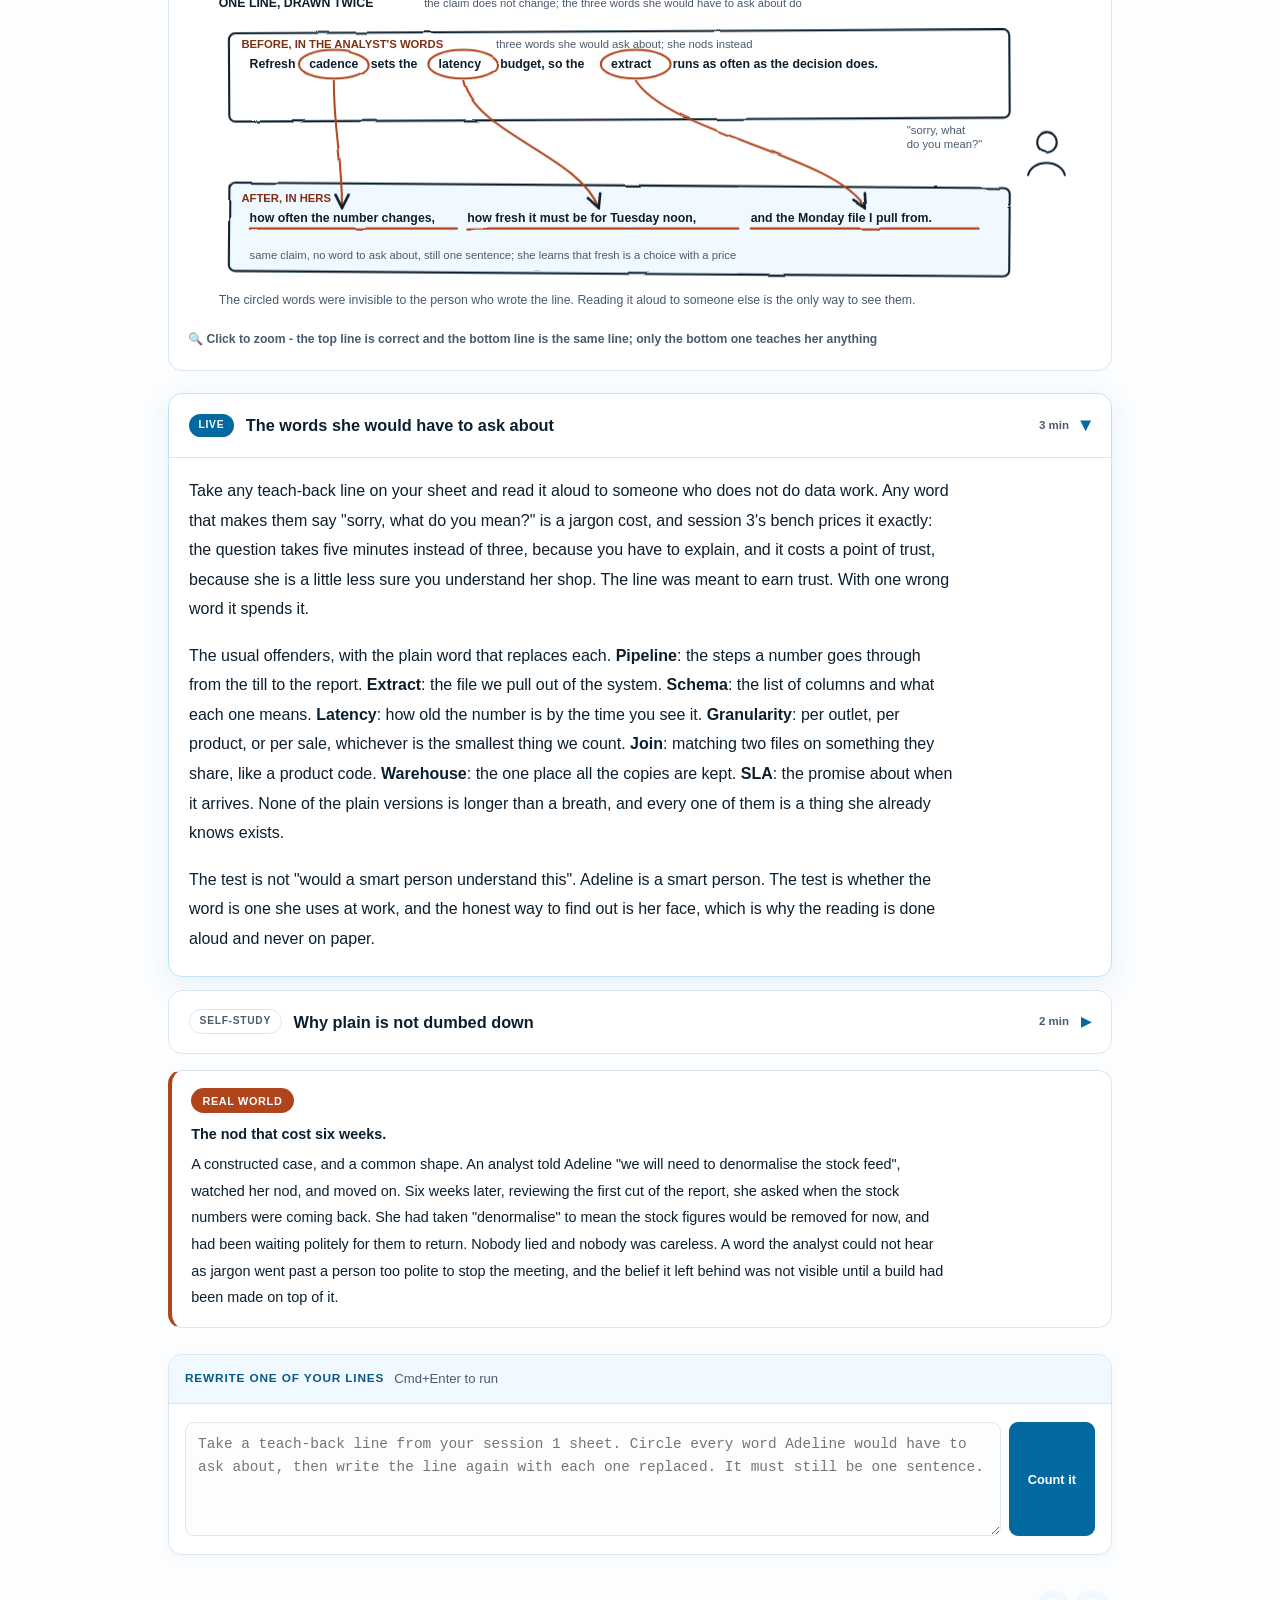
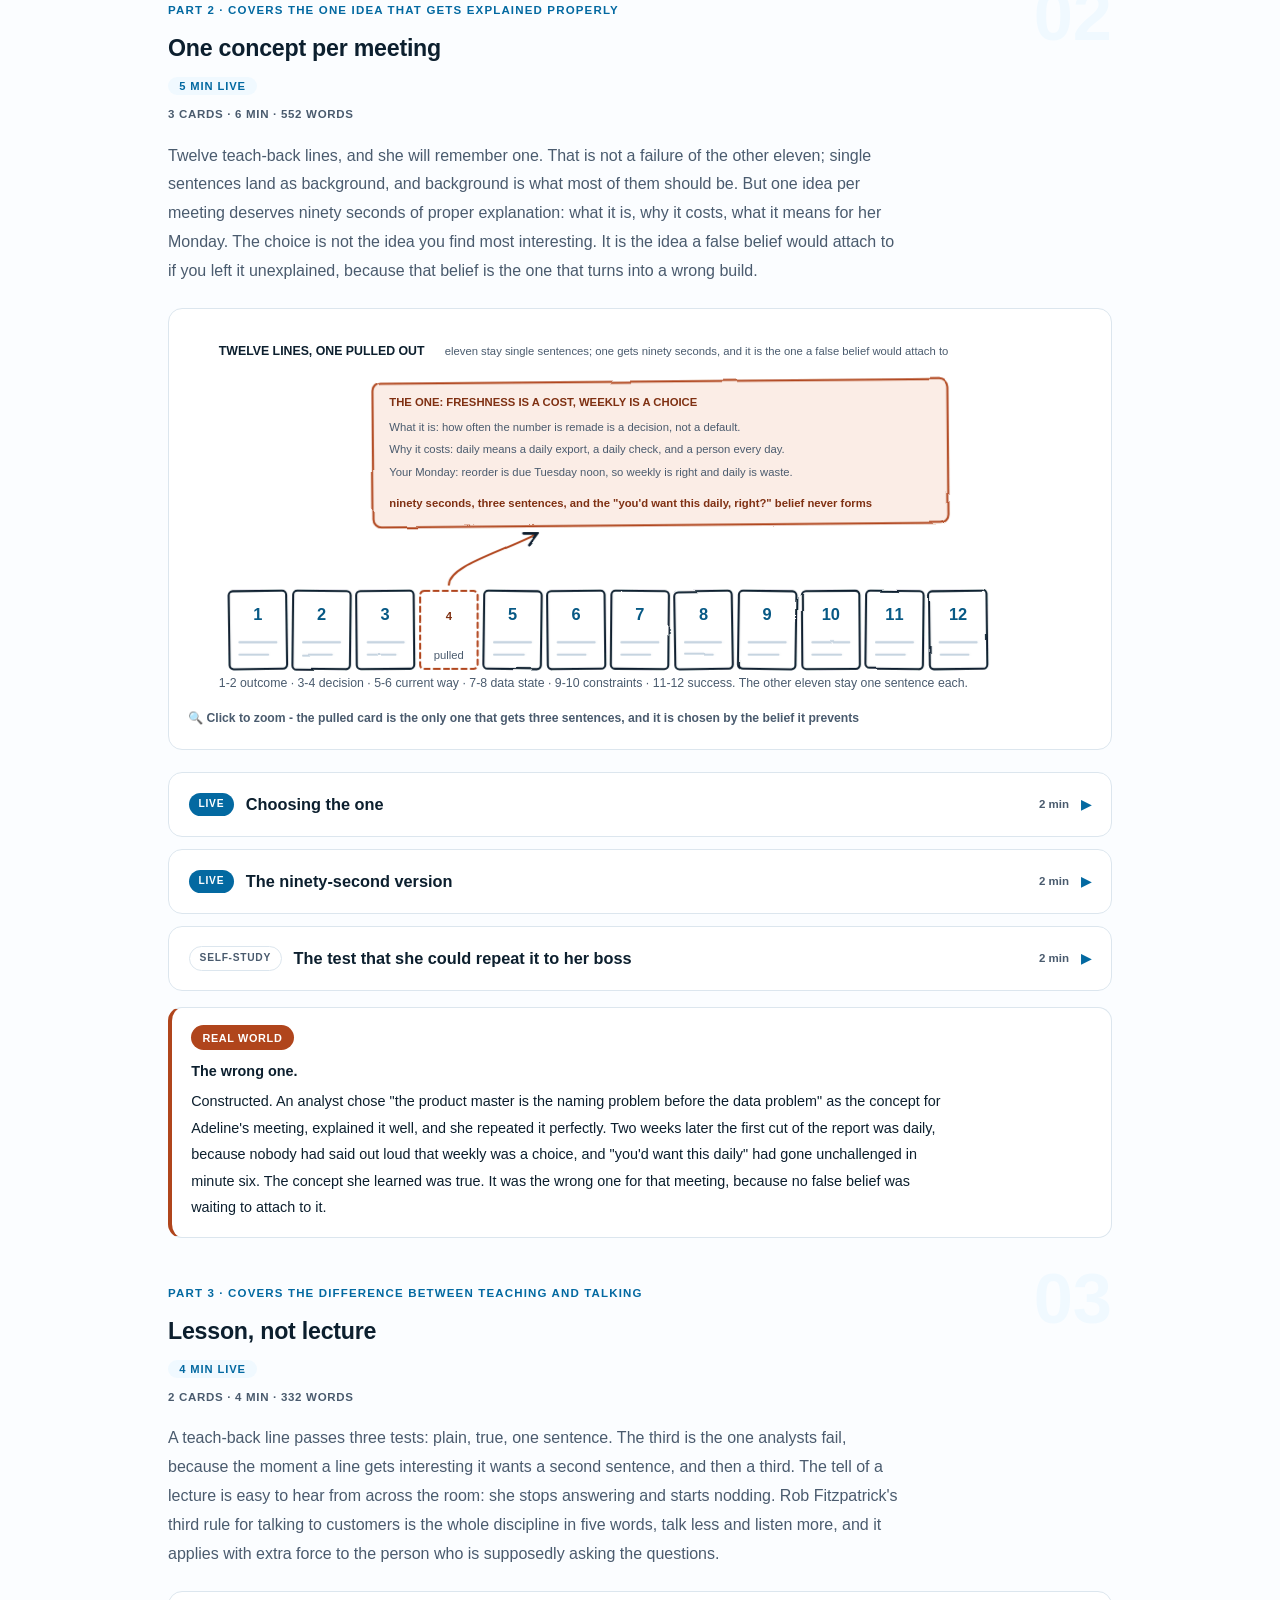
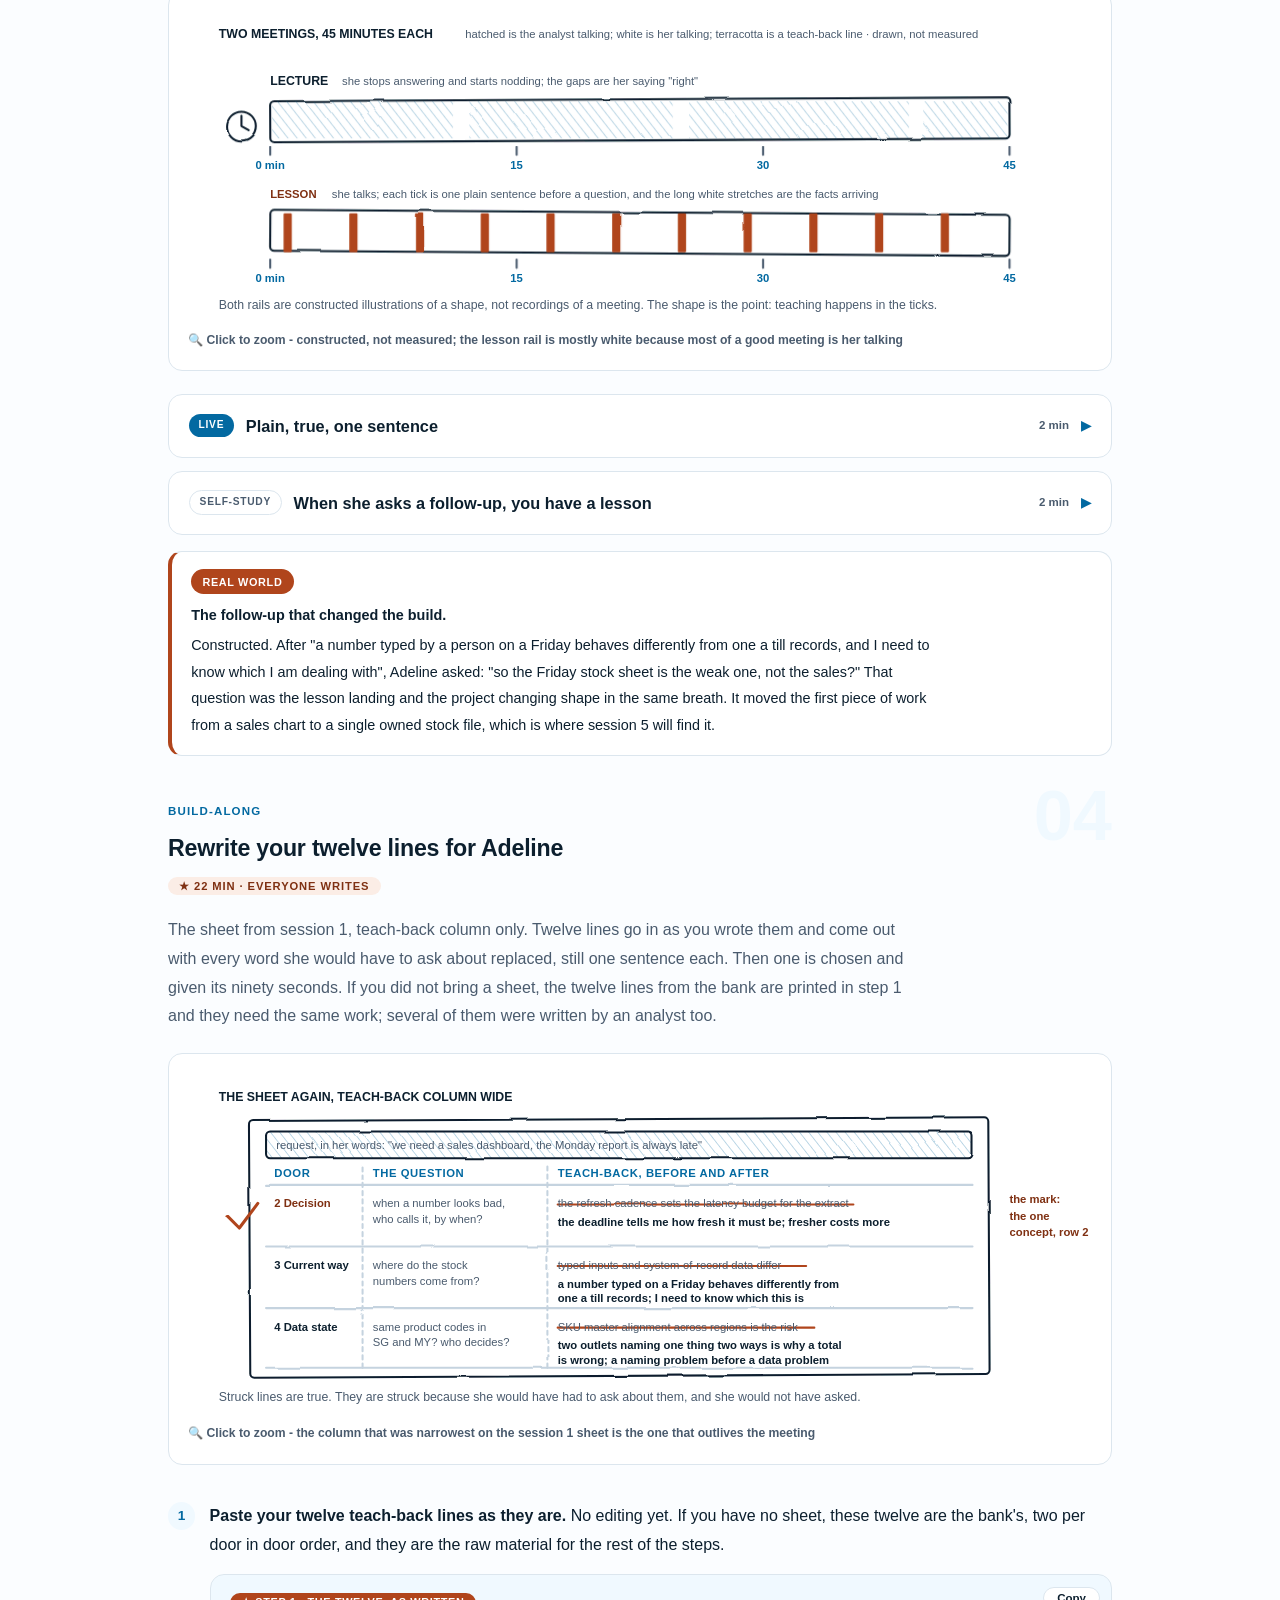
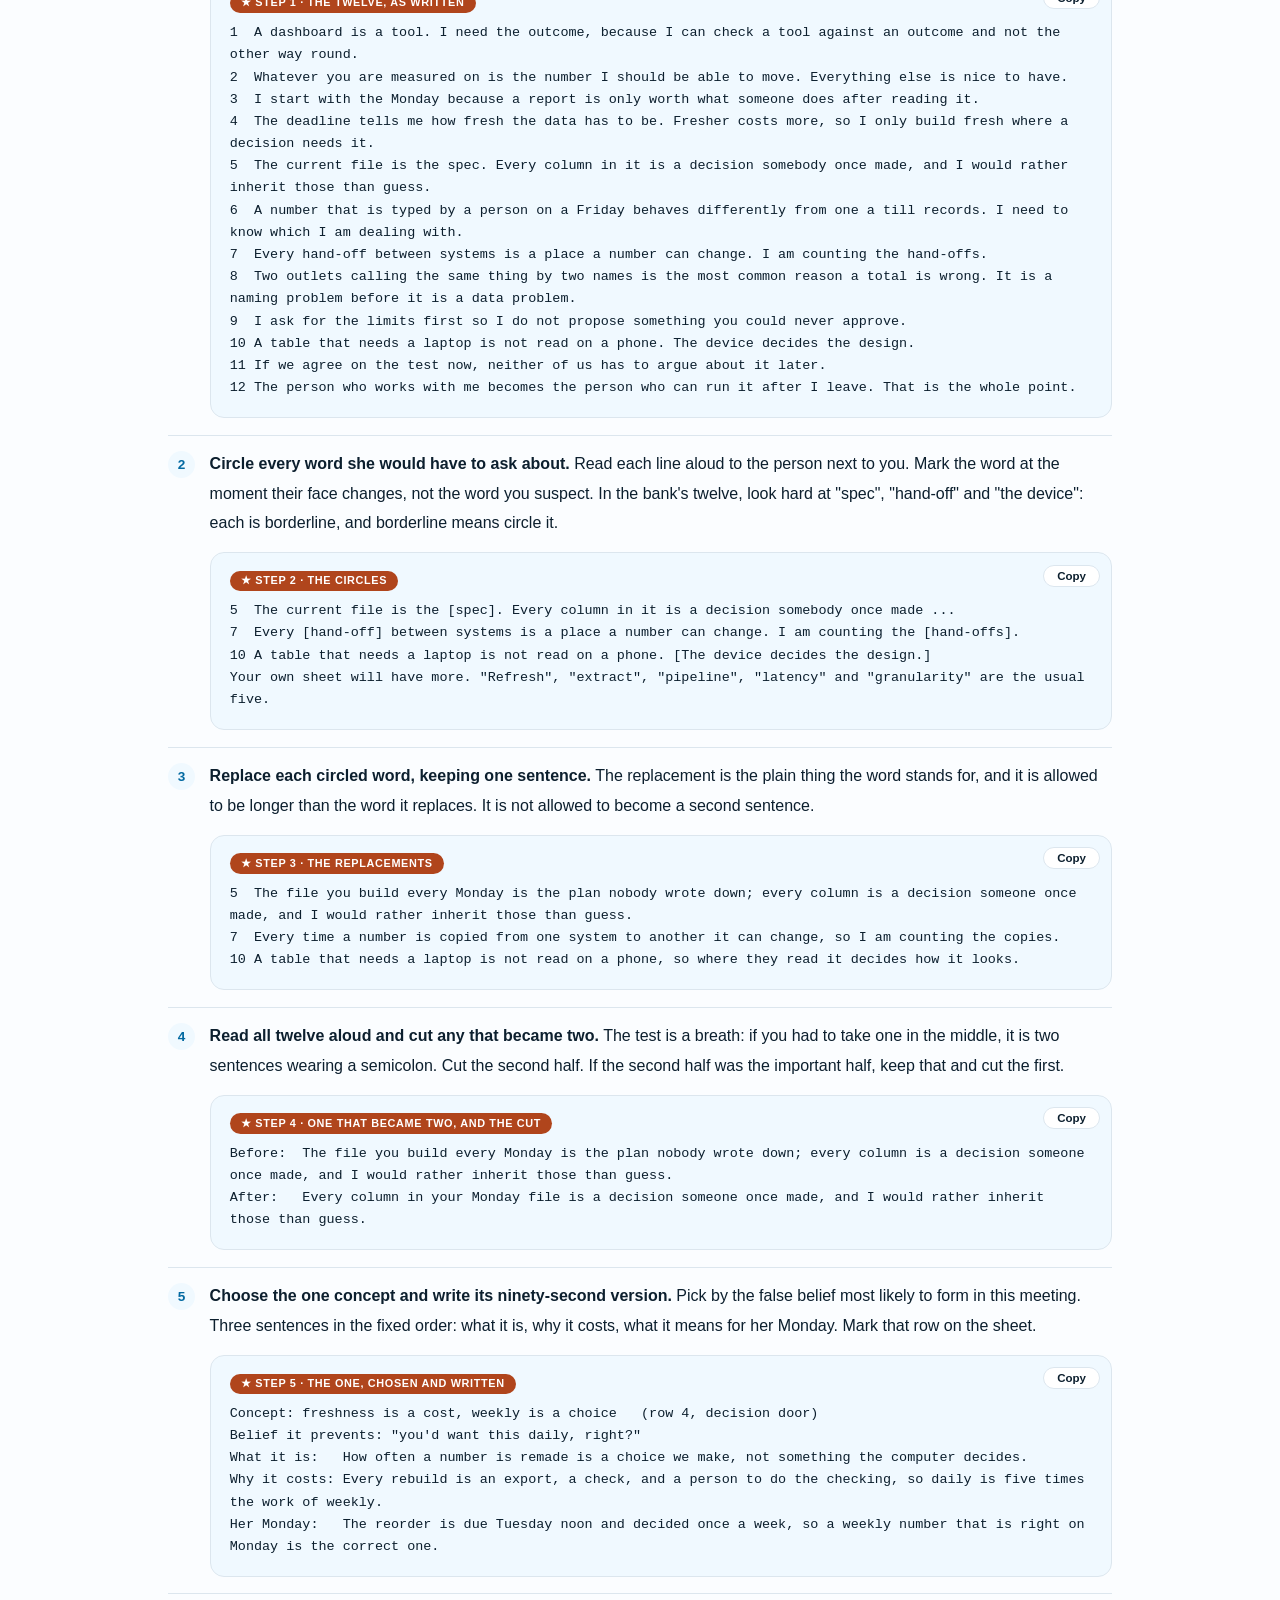
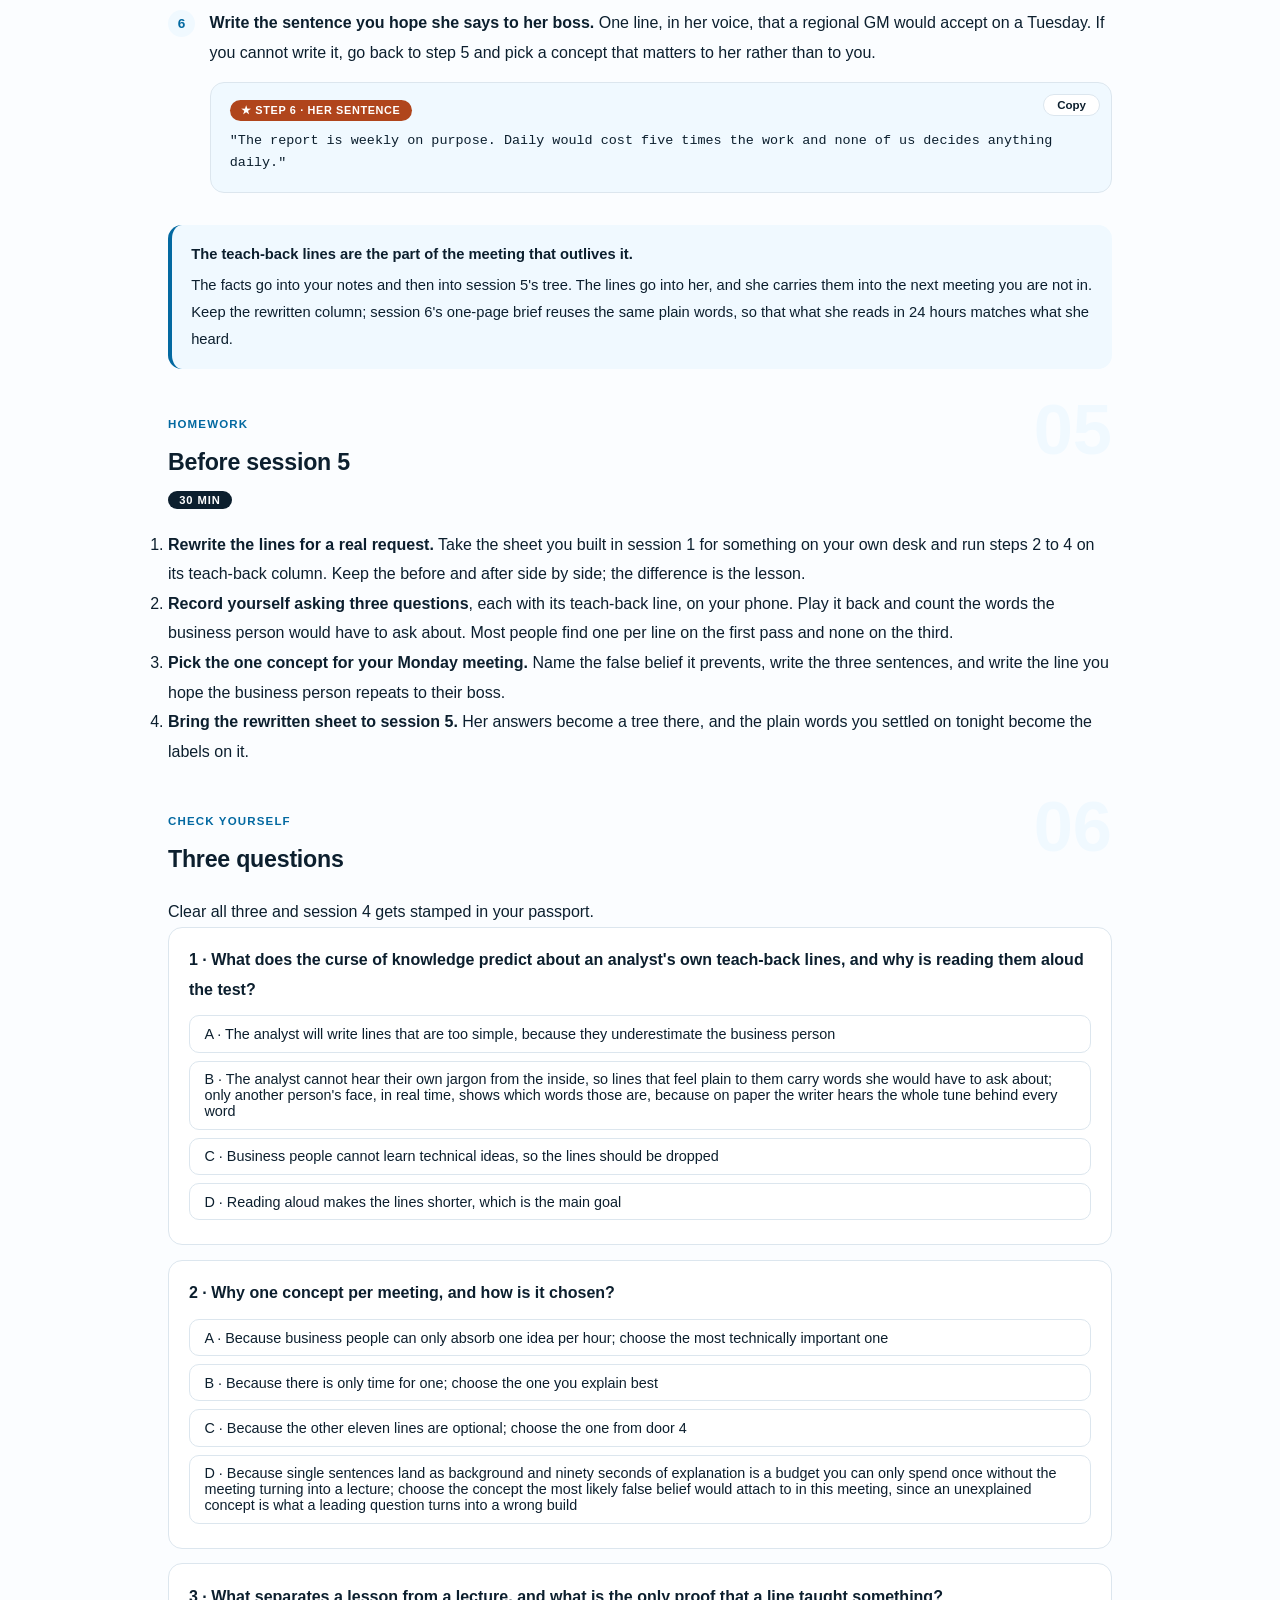
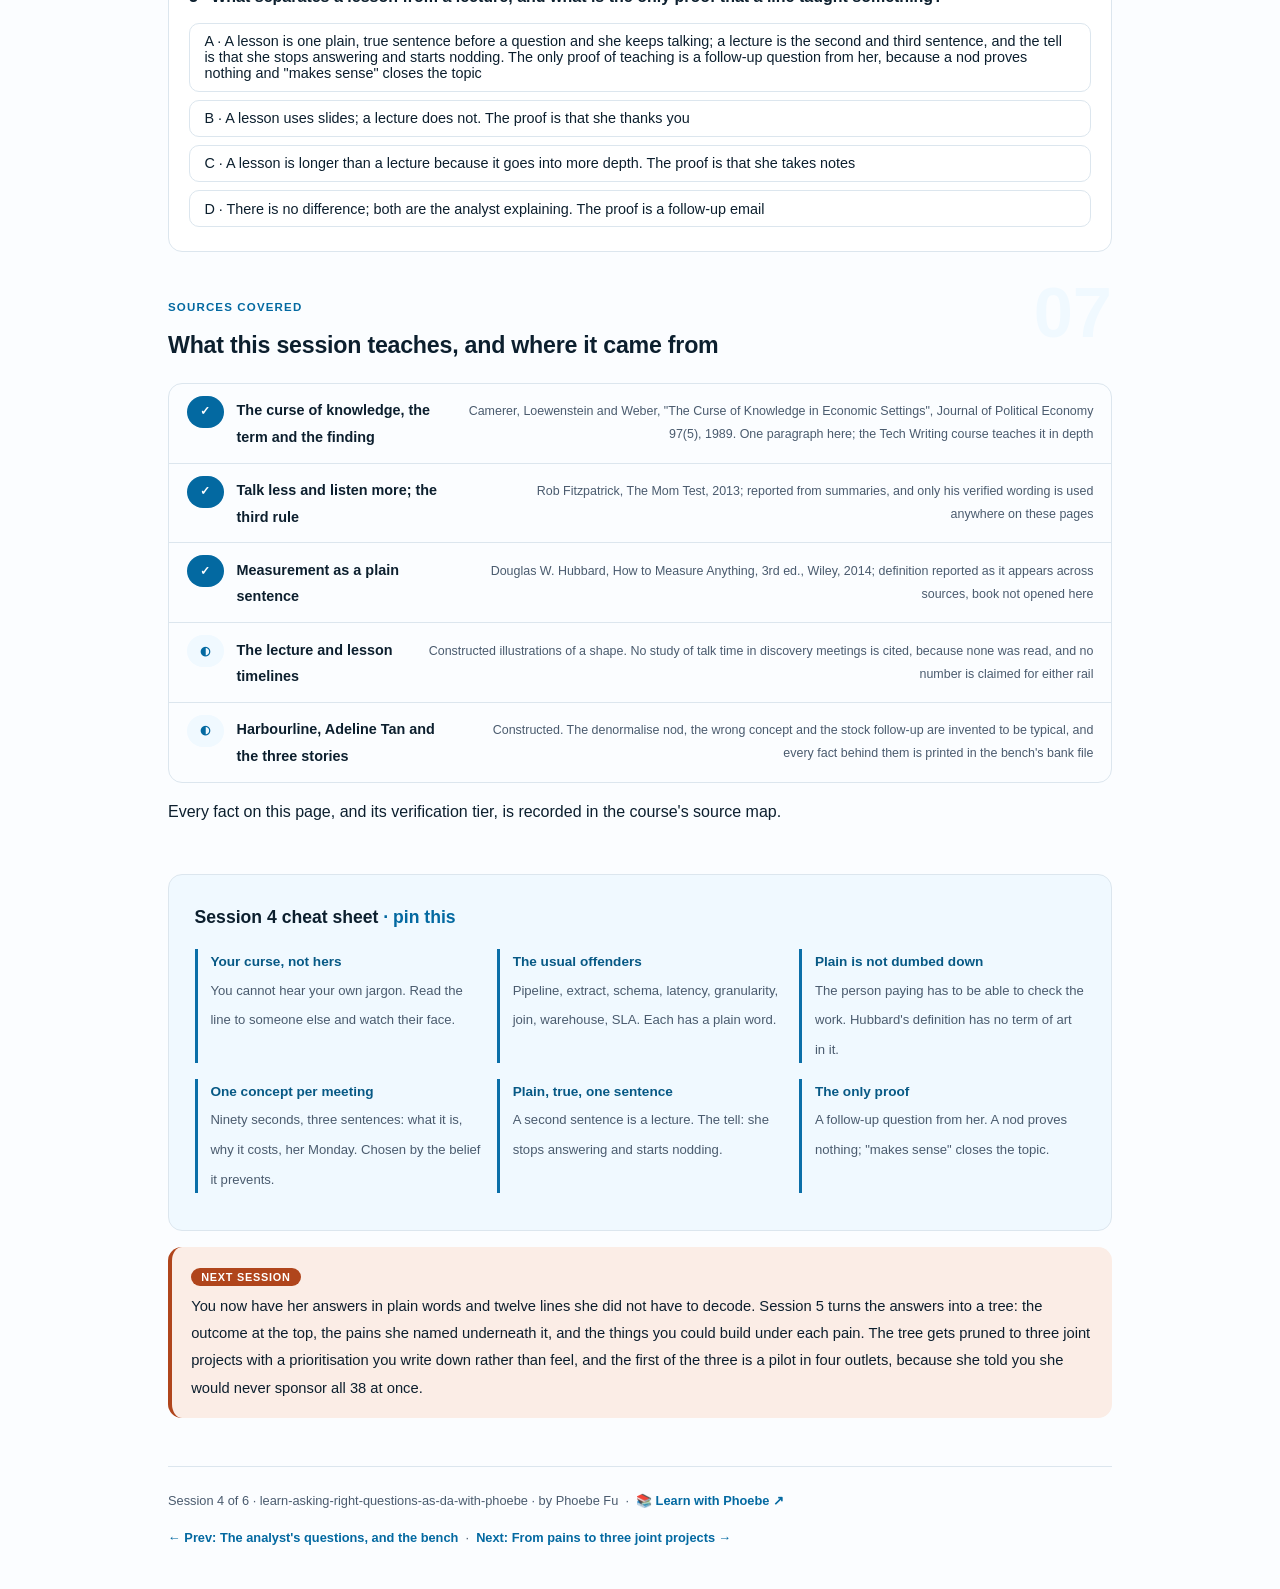
<file: courses/04-teaching-while-you-ask.html>
<!DOCTYPE html>
<html lang="en">
<head>
<meta charset="UTF-8">
<meta name="viewport" content="width=device-width, initial-scale=1.0">
<!-- social:start -->
<meta name="description" content="Session 4 of 6. The second sentence on every open question: how the curse of knowledge hides your own jargon from you, why one concept per meeting gets ninety seconds and the rest stay single sentences, and the difference between a lesson and a lecture.">
<meta property="og:type" content="article">
<meta property="og:site_name" content="Learn with Phoebe">
<meta property="og:title" content="Teaching while you ask - learn asking the right questions as a data analyst with phoebe">
<meta property="og:description" content="Session 4 of 6. Your curse of knowledge, one concept per meeting, lesson not lecture, and twelve teach-back lines rewritten for a person who runs pharmacies.">
<meta property="og:url" content="https://phoebefu6.github.io/learn-asking-right-questions-as-da-with-phoebe/courses/04-teaching-while-you-ask.html">
<meta property="og:image" content="https://phoebefu6.github.io/learn-asking-right-questions-as-da-with-phoebe/assets/og-cover.png">
<meta property="og:image:width" content="1200">
<meta property="og:image:height" content="630">
<meta name="twitter:card" content="summary_large_image">
<meta name="twitter:title" content="Teaching while you ask - learn asking the right questions as a data analyst with phoebe">
<meta name="twitter:description" content="Session 4 of 6. The second sentence, made plain enough to teach.">
<meta name="twitter:image" content="https://phoebefu6.github.io/learn-asking-right-questions-as-da-with-phoebe/assets/og-cover.png">
<!-- social:end -->
<title>Session 4 · Teaching while you ask - learn asking the right questions as a data analyst with phoebe</title>
<link rel="stylesheet" href="../assets/style.css?v=20">
</head>
<body>

<div class="toolbar">
  <div class="wrap">
    <span class="crumb"><a href="../index.html">learn-asking-right-questions-as-da-with-phoebe</a> / Session 4 of 6</span>
    <button class="btn" id="toggle-all" type="button">Expand all</button>
    <button class="btn primary" id="zoom-toggle" type="button">Projector zoom: off</button>
  </div>
</div>

<header class="masthead">
  <div class="wrap">
    <div class="eyebrow">Learn Asking the Right Questions as a Data Analyst with Phoebe · Session 4 of 6</div>
    <h1>Teaching <span class="accent">while you ask</span></h1>
    <p class="sub">Every open question on your sheet has a second sentence: why you are asking, said out loud. Session 1 showed what it does, trust up and one true thing learned. Tonight is about the sentence itself, because the version most analysts write is true and useless. "The refresh cadence sets the latency budget" is a correct principle that teaches Adeline nothing, since three of its words are words she would have to ask about, and she will not ask. She will nod. The work of this session is making twelve second sentences plain enough that a person who runs pharmacies learns one real thing from each, without anyone giving a lecture.</p>
    <div class="chip-row">
      <span class="chip level">🟡 Core</span>
      <span class="chip audience">Analysts, and anyone who gets asked for numbers</span>
      <span class="chip audience">No code. A pen.</span>
      <span class="chip time">45 min</span>
    </div>
    <div class="agenda">
      <span class="a1" style="flex:1">0-3 · Welcome</span>
      <span class="a2" style="flex:4">3-18 · The curse, one concept, lesson not lecture</span>
      <span class="a3" style="flex:5">18-40 · Build-along: twelve lines, rewritten</span>
      <span class="a4" style="flex:1">40-45 · Q&amp;A</span>
    </div>
  </div>
</header>

<main class="wrap">

  <section class="section" id="intro">
    <div class="section-kicker">
      <span class="klabel">Part 0</span>
      <h2>Where we start</h2>
    </div>
    <p class="lede">You have a sheet with twelve open questions and twelve teach-back lines on it, and session 3 put it on the bench. The questions are fine. The second sentences are the problem, because you wrote them in the vocabulary you think in, and you cannot hear that from the inside. Adeline Tan, operations director of Harbourline, a constructed chain of 38 outlets, is the reader tonight. The aim is narrow: by the end of a 45-minute meeting she can repeat one idea about data work to her boss in her own words, and the other eleven have quietly landed as single sentences she did not have to stop and decode. The Communication course owns presenting and influence; this is only the sentence you say before a question.</p>

    <div class="legend">
      <span class="pill">🎫 Clear all three quiz questions to stamp your passport</span>
      <span class="pill">Live = presented in the 45 minutes</span>
      <span class="pill">Self-study = the full depth, after class</span>
      <span class="pill">★ Build-along = write it yourself</span>
    </div>

    <div class="callout win">
      <p><strong>★ What you walk out with tonight.</strong> Your twelve teach-back lines rewritten with every word she would have to ask about replaced, each still one sentence; one concept chosen for the meeting with its ninety-second version written in three plain sentences; and the sentence you hope she says to her boss on Tuesday. Session 5 takes the same sheet and turns her answers into three joint projects.</p>
    </div>
  </section>

  <section class="section" id="part-1">
    <div class="section-kicker">
      <span class="klabel">Part 1 · covers why you cannot hear your own jargon</span>
      <h2>Your curse of knowledge, not hers</h2>
      <span class="tag concept">5 min live</span>
    </div>
    <p class="lede">In 1989 Camerer, Loewenstein and Weber showed that better-informed people cannot fully set their information aside when predicting what less-informed people will understand, and named it the curse of knowledge. The <a href="https://phoebefu6.github.io/learn-tech-writing-with-phoebe/courses/01-why-docs-fail.html">Tech Writing course teaches it in depth</a>, with what it does to documentation. The analyst's version is smaller and sharper: a teach-back line written in the analyst's own words. "The refresh cadence sets the latency budget" is tapping. The analyst hears the whole tune, cadence, latency, extract, and judges the line clear from inside that experience. Adeline hears three knocks and a word she recognises.</p>

    <figure class="zoomable">
      <svg viewBox="0 0 880 330" xmlns="http://www.w3.org/2000/svg" role="img" aria-label="One teach-back line drawn twice. The top panel reads: refresh cadence sets the latency budget, so the extract runs as often as the decision does; the words cadence, latency and extract are circled in terracotta as the three she would have to ask about. The bottom panel is the same claim in plain words: how often the number changes, how fresh it must be for Tuesday noon, and the Monday file I pull from. Arrows run from each circled word to its replacement. At the right a small figure of the operations director says sorry, what do you mean.">
        <defs>
          <filter id="s4aSk" x="-3%" y="-3%" width="106%" height="106%"><feTurbulence type="fractalNoise" baseFrequency="0.02" numOctaves="2" seed="53" result="n"/><feDisplacementMap in="SourceGraphic" in2="n" scale="2.4" xChannelSelector="R" yChannelSelector="G"/></filter>
          <pattern id="s4aHc" patternUnits="userSpaceOnUse" width="7" height="7" patternTransform="rotate(-38)"><line x1="0" y1="0" x2="0" y2="7" stroke="#0369A1" stroke-width="1" opacity=".5"/></pattern>
          <marker id="s4aAr" viewBox="0 0 10 10" refX="9" refY="5" markerWidth="8" markerHeight="8" orient="auto"><path d="M1 1 L9 5 L1 9" fill="none" stroke="#0C1F2E" stroke-width="1.6" stroke-linecap="round"/></marker>
        </defs>
        <style>
          .s4aH { font: 800 12px Inter, sans-serif; fill: #0C1F2E; }
          .s4aL { font: 600 12px Inter, sans-serif; fill: #0C1F2E; }
          .s4aS { font: 400 11px Inter, sans-serif; fill: #4A5B6E; }
          .s4aB { font: 800 11px Inter, sans-serif; fill: #7F3012; }
          .s4aN { font: 400 12px Inter, sans-serif; fill: #4A5B6E; }
        </style>

        <text class="s4aH" x="30" y="26">ONE LINE, DRAWN TWICE</text>
        <text class="s4aS" x="230" y="26">the claim does not change; the three words she would have to ask about do</text>

        <g filter="url(#s4aSk)" fill="none" stroke="#0C1F2E" stroke-width="2" stroke-linecap="round" stroke-linejoin="round">
          <!-- before panel -->
          <rect x="40" y="50" width="760" height="86" rx="6" transform="rotate(-0.3 420 93)" fill="#FFFFFF"/>
          <!-- the three circled words -->
          <ellipse cx="142" cy="82" rx="34" ry="14" stroke="#B0451C"/>
          <ellipse cx="268" cy="82" rx="34" ry="14" stroke="#B0451C"/>
          <ellipse cx="436" cy="82" rx="34" ry="14" stroke="#B0451C"/>
          <!-- after panel -->
          <rect x="40" y="200" width="760" height="86" rx="6" transform="rotate(0.4 420 243)" fill="#F0F9FF"/>
          <!-- arrows from each circled word to its replacement -->
          <path d="M142 98 C142 150 150 170 150 222" stroke="#B0451C" marker-end="url(#s4aAr)"/>
          <path d="M268 98 C280 150 380 170 400 222" stroke="#B0451C" marker-end="url(#s4aAr)"/>
          <path d="M436 98 C470 150 630 170 660 222" stroke="#B0451C" marker-end="url(#s4aAr)"/>
          <!-- the replacements, underlined in terracotta -->
          <path d="M60 242 L262 242" stroke="#B0451C"/>
          <path d="M272 242 L536 242" stroke="#B0451C"/>
          <path d="M548 242 L770 242" stroke="#B0451C"/>
          <!-- Adeline, listening -->
          <circle cx="836" cy="158" r="10"/>
          <path d="M818 190 C822 174 850 174 854 190"/>
        </g>

        <text class="s4aB" x="52" y="66">BEFORE, IN THE ANALYST'S WORDS</text>
        <text class="s4aL" x="60" y="86">Refresh</text>
        <text class="s4aL" x="118" y="86">cadence</text>
        <text class="s4aL" x="178" y="86">sets the</text>
        <text class="s4aL" x="244" y="86">latency</text>
        <text class="s4aL" x="304" y="86">budget, so the</text>
        <text class="s4aL" x="412" y="86">extract</text>
        <text class="s4aL" x="472" y="86">runs as often as the decision does.</text>
        <text class="s4aS" x="300" y="66">three words she would ask about; she nods instead</text>

        <text class="s4aS" x="700" y="150">"sorry, what</text>
        <text class="s4aS" x="700" y="164">do you mean?"</text>

        <text class="s4aB" x="52" y="216">AFTER, IN HERS</text>
        <text class="s4aL" x="60" y="236">how often the number changes,</text>
        <text class="s4aL" x="272" y="236">how fresh it must be for Tuesday noon,</text>
        <text class="s4aL" x="548" y="236">and the Monday file I pull from.</text>
        <text class="s4aS" x="60" y="272">same claim, no word to ask about, still one sentence; she learns that fresh is a choice with a price</text>

        <text class="s4aN" x="30" y="316">The circled words were invisible to the person who wrote the line. Reading it aloud to someone else is the only way to see them.</text>
      </svg>
      <figcaption>🔍 Click to zoom - the top line is correct and the bottom line is the same line; only the bottom one teaches her anything</figcaption>
    </figure>

    <details class="card" open>
      <summary><span class="mode live">Live</span>The words she would have to ask about<span class="mini">3 min</span><span class="caret">▶</span></summary>
      <div class="body">
        <p>Take any teach-back line on your sheet and read it aloud to someone who does not do data work. Any word that makes them say "sorry, what do you mean?" is a jargon cost, and session 3's bench prices it exactly: the question takes five minutes instead of three, because you have to explain, and it costs a point of trust, because she is a little less sure you understand her shop. The line was meant to earn trust. With one wrong word it spends it.</p>
        <p>The usual offenders, with the plain word that replaces each. <strong>Pipeline</strong>: the steps a number goes through from the till to the report. <strong>Extract</strong>: the file we pull out of the system. <strong>Schema</strong>: the list of columns and what each one means. <strong>Latency</strong>: how old the number is by the time you see it. <strong>Granularity</strong>: per outlet, per product, or per sale, whichever is the smallest thing we count. <strong>Join</strong>: matching two files on something they share, like a product code. <strong>Warehouse</strong>: the one place all the copies are kept. <strong>SLA</strong>: the promise about when it arrives. None of the plain versions is longer than a breath, and every one of them is a thing she already knows exists.</p>
        <p>The test is not "would a smart person understand this". Adeline is a smart person. The test is whether the word is one she uses at work, and the honest way to find out is her face, which is why the reading is done aloud and never on paper.</p>
      </div>
    </details>

    <details class="card">
      <summary><span class="mode self">Self-study</span>Why plain is not dumbed down<span class="mini">2 min</span><span class="caret">▶</span></summary>
      <div class="body">
        <p>Douglas Hubbard's definition of measurement, a quantitatively expressed reduction of uncertainty based on one or more observations, is itself a plain sentence. It contains no term of art. It is the most-quoted line in a book about measuring the things people say cannot be measured, and a finance director can check it against her own experience without a glossary. Precision and plainness are not in tension; the words that sound precise to an analyst are usually just familiar.</p>
        <p>There is a professional reason plain is the norm and not a courtesy. The person paying for the work has to be able to check it. A teach-back line she cannot decode is a claim she cannot test, and a claim she cannot test is one she either accepts on faith or quietly ignores. Both are bad for you: the first because faith runs out on the first wrong number, the second because you have spent a sentence and taught nothing. Plain words are how a data person makes their reasoning inspectable by the person who has to sign it off.</p>
      </div>
    </details>

    <div class="callout example">
      <span class="ex-pill">Real world</span>
      <p><strong>The nod that cost six weeks.</strong> A constructed case, and a common shape. An analyst told Adeline "we will need to denormalise the stock feed", watched her nod, and moved on. Six weeks later, reviewing the first cut of the report, she asked when the stock numbers were coming back. She had taken "denormalise" to mean the stock figures would be removed for now, and had been waiting politely for them to return. Nobody lied and nobody was careless. A word the analyst could not hear as jargon went past a person too polite to stop the meeting, and the belief it left behind was not visible until a build had been made on top of it.</p>
    </div>

    <div class="tryrow" data-fn="wordcount" data-multiline="1" data-title="Rewrite one of your lines" data-hint="Take a teach-back line from your session 1 sheet. Circle every word Adeline would have to ask about, then write the line again with each one replaced. It must still be one sentence." data-seed="" data-cta="Count it"></div>
  </section>

  <section class="section" id="part-2">
    <div class="section-kicker">
      <span class="klabel">Part 2 · covers the one idea that gets explained properly</span>
      <h2>One concept per meeting</h2>
      <span class="tag concept">5 min live</span>
    </div>
    <p class="lede">Twelve teach-back lines, and she will remember one. That is not a failure of the other eleven; single sentences land as background, and background is what most of them should be. But one idea per meeting deserves ninety seconds of proper explanation: what it is, why it costs, what it means for her Monday. The choice is not the idea you find most interesting. It is the idea a false belief would attach to if you left it unexplained, because that belief is the one that turns into a wrong build.</p>

    <figure class="zoomable">
      <svg viewBox="0 0 880 360" xmlns="http://www.w3.org/2000/svg" role="img" aria-label="Twelve small cards in a row along the bottom, numbered one to twelve, two per door. The fourth slot is empty and dashed; an arrow rises from it to one enlarged terracotta card above, which carries the concept freshness is a cost, weekly is a choice, written as its ninety-second version in three plain sentences: what it is, why it costs, what it means for her Monday. A pen rests beside the enlarged card.">
        <defs>
          <filter id="s4bSk" x="-3%" y="-3%" width="106%" height="106%"><feTurbulence type="fractalNoise" baseFrequency="0.02" numOctaves="2" seed="59" result="n"/><feDisplacementMap in="SourceGraphic" in2="n" scale="2.4" xChannelSelector="R" yChannelSelector="G"/></filter>
          <pattern id="s4bHc" patternUnits="userSpaceOnUse" width="7" height="7" patternTransform="rotate(-38)"><line x1="0" y1="0" x2="0" y2="7" stroke="#0369A1" stroke-width="1" opacity=".5"/></pattern>
          <marker id="s4bAr" viewBox="0 0 10 10" refX="9" refY="5" markerWidth="8" markerHeight="8" orient="auto"><path d="M1 1 L9 5 L1 9" fill="none" stroke="#0C1F2E" stroke-width="1.6" stroke-linecap="round"/></marker>
        </defs>
        <style>
          .s4bH { font: 800 12px Inter, sans-serif; fill: #0C1F2E; }
          .s4bL { font: 600 12px Inter, sans-serif; fill: #0C1F2E; }
          .s4bS { font: 400 11px Inter, sans-serif; fill: #4A5B6E; }
          .s4bB { font: 800 11px Inter, sans-serif; fill: #7F3012; }
          .s4bV { font: 800 16px Inter, sans-serif; fill: #075985; }
          .s4bN { font: 400 12px Inter, sans-serif; fill: #4A5B6E; }
        </style>

        <text class="s4bH" x="30" y="26">TWELVE LINES, ONE PULLED OUT</text>
        <text class="s4bS" x="250" y="26">eleven stay single sentences; one gets ninety seconds, and it is the one a false belief would attach to</text>

        <g filter="url(#s4bSk)" fill="none" stroke="#0C1F2E" stroke-width="2" stroke-linecap="round" stroke-linejoin="round">
          <!-- the enlarged card -->
          <rect x="180" y="52" width="560" height="140" rx="8" transform="rotate(-0.5 460 122)" fill="#FBEDE6" stroke="#B0451C"/>
          <!-- arrow from the gap up to the card -->
          <path d="M254 250 C254 232 300 220 340 200" stroke="#B0451C" marker-end="url(#s4bAr)"/>
          <!-- the deck: twelve slots, 56 wide, 6 gap, from x=40 -->
          <rect x="40" y="256" width="56" height="76" rx="4" transform="rotate(-0.8 68 294)" fill="#FFFFFF"/>
          <rect x="102" y="256" width="56" height="76" rx="4" transform="rotate(0.6 130 294)" fill="#FFFFFF"/>
          <rect x="164" y="256" width="56" height="76" rx="4" transform="rotate(-0.5 192 294)" fill="#FFFFFF"/>
          <rect x="226" y="256" width="56" height="76" rx="4" stroke="#B0451C" stroke-dasharray="5 4"/>
          <rect x="288" y="256" width="56" height="76" rx="4" transform="rotate(0.7 316 294)" fill="#FFFFFF"/>
          <rect x="350" y="256" width="56" height="76" rx="4" transform="rotate(-0.6 378 294)" fill="#FFFFFF"/>
          <rect x="412" y="256" width="56" height="76" rx="4" transform="rotate(0.5 440 294)" fill="#FFFFFF"/>
          <rect x="474" y="256" width="56" height="76" rx="4" transform="rotate(-0.9 502 294)" fill="#FFFFFF"/>
          <rect x="536" y="256" width="56" height="76" rx="4" transform="rotate(0.8 564 294)" fill="#FFFFFF"/>
          <rect x="598" y="256" width="56" height="76" rx="4" transform="rotate(-0.4 626 294)" fill="#FFFFFF"/>
          <rect x="660" y="256" width="56" height="76" rx="4" transform="rotate(0.6 688 294)" fill="#FFFFFF"/>
          <rect x="722" y="256" width="56" height="76" rx="4" transform="rotate(-0.7 750 294)" fill="#FFFFFF"/>
          <!-- a line of text on each small card -->
          <path d="M50 306 L86 306 M112 306 L148 306 M174 306 L210 306 M298 306 L334 306 M360 306 L396 306 M422 306 L458 306 M484 306 L520 306 M546 306 L582 306 M608 306 L644 306 M670 306 L706 306 M732 306 L768 306" stroke="#C5D3DF"/>
          <path d="M50 318 L78 318 M112 318 L140 318 M174 318 L202 318 M298 318 L326 318 M360 318 L388 318 M422 318 L450 318 M484 318 L512 318 M546 318 L574 318 M608 318 L636 318 M670 318 L698 318 M732 318 L760 318" stroke="#C5D3DF"/>
        </g>

        <text class="s4bB" x="196" y="76">THE ONE: FRESHNESS IS A COST, WEEKLY IS A CHOICE</text>
        <text class="s4bS" x="196" y="100">What it is: how often the number is remade is a decision, not a default.</text>
        <text class="s4bS" x="196" y="122">Why it costs: daily means a daily export, a daily check, and a person every day.</text>
        <text class="s4bS" x="196" y="144">Your Monday: reorder is due Tuesday noon, so weekly is right and daily is waste.</text>
        <text class="s4bB" x="196" y="174">ninety seconds, three sentences, and the "you'd want this daily, right?" belief never forms</text>

        <text class="s4bV" x="68" y="284" text-anchor="middle">1</text>
        <text class="s4bV" x="130" y="284" text-anchor="middle">2</text>
        <text class="s4bV" x="192" y="284" text-anchor="middle">3</text>
        <text class="s4bB" x="254" y="284" text-anchor="middle">4</text>
        <text class="s4bV" x="316" y="284" text-anchor="middle">5</text>
        <text class="s4bV" x="378" y="284" text-anchor="middle">6</text>
        <text class="s4bV" x="440" y="284" text-anchor="middle">7</text>
        <text class="s4bV" x="502" y="284" text-anchor="middle">8</text>
        <text class="s4bV" x="564" y="284" text-anchor="middle">9</text>
        <text class="s4bV" x="626" y="284" text-anchor="middle">10</text>
        <text class="s4bV" x="688" y="284" text-anchor="middle">11</text>
        <text class="s4bV" x="750" y="284" text-anchor="middle">12</text>
        <text class="s4bS" x="254" y="322" text-anchor="middle">pulled</text>

        <text class="s4bN" x="30" y="350">1-2 outcome · 3-4 decision · 5-6 current way · 7-8 data state · 9-10 constraints · 11-12 success. The other eleven stay one sentence each.</text>
      </svg>
      <figcaption>🔍 Click to zoom - the pulled card is the only one that gets three sentences, and it is chosen by the belief it prevents</figcaption>
    </figure>

    <details class="card">
      <summary><span class="mode live">Live</span>Choosing the one<span class="mini">2 min</span><span class="caret">▶</span></summary>
      <div class="body">
        <p>Look at the five false beliefs the bench can record on the fast run, because each one is a concept that was never explained. "Needs a daily refresh" attaches to freshness. "Stock levels come from the POS" attaches to typed versus recorded. "Product-level detail for the area managers" attaches to the smallest thing you count. "A dashboard is the deliverable" attaches to tool versus outcome. "Everyone reads it on a laptop" attaches to the device deciding the design. Pick the belief most likely to form in <em>this</em> meeting with <em>this</em> person, and the concept behind it is your one.</p>
        <p>For Harbourline there are two honest candidates. <strong>Freshness is a cost, weekly is a choice</strong>, because "you'd want this daily, right?" is the belief waiting to happen the moment anyone says the report is late, and it is the costliest habit in the bank once built. Or <strong>typed versus recorded</strong>, because she assumes stock is in the POS, it is in a Friday spreadsheet with three versions, and every stock number in the build inherits that. Either is right. Choose one, not both; two concepts in ninety seconds each is a lecture with an interval.</p>
      </div>
    </details>

    <details class="card">
      <summary><span class="mode live">Live</span>The ninety-second version<span class="mini">2 min</span><span class="caret">▶</span></summary>
      <div class="body">
        <p>Three sentences, in a fixed order: what it is, why it costs, what it means for her Monday. Written in full for the freshness concept, as it would be said after "if the numbers arrived a day earlier, what would you do differently?" and her answer of "honestly, nothing":</p>
        <p><strong>What it is.</strong> "How often a number is remade is a choice we make, not something the computer decides; the report can be rebuilt every day, every week, or every month, and the number is only as fresh as the last rebuild." <strong>Why it costs.</strong> "Every rebuild is an export, a check that nothing broke, and a person to do the checking, so a daily number is five times the work of a weekly one and five times the chances of a wrong number slipping through." <strong>Her Monday.</strong> "Your reorder is due Tuesday noon and the area managers decide once a week, so a weekly number that is right on Monday morning is the correct one, and I would rather spend the saved time making it trustworthy than making it daily."</p>
        <p>Ninety seconds, then back to the next question. The tell that it worked is that she uses the word "weekly" as a choice later in the meeting, rather than as an apology.</p>
      </div>
    </details>

    <details class="card">
      <summary><span class="mode self">Self-study</span>The test that she could repeat it to her boss<span class="mini">2 min</span><span class="caret">▶</span></summary>
      <div class="body">
        <p>The regional GM asks Adeline on Tuesday what the data person said. If the one concept landed, she can say something like "the report is weekly on purpose; daily would cost five times the work and nobody decides daily." That sentence is the whole test: it is hers, it is short, it carries the reason, and it would survive a sceptical follow-up. If instead she says "they talked about refresh rates", the concept was heard and not learned.</p>
        <p>Write the sentence you hope she says before the meeting. It forces the ninety seconds to be built backwards from a line a non-data person could carry, and it is the cheapest rehearsal there is. It also tells you something about the choice itself: if you cannot write a one-line version a GM would repeat, you have picked an idea that matters to you and not to her.</p>
      </div>
    </details>

    <div class="callout example">
      <span class="ex-pill">Real world</span>
      <p><strong>The wrong one.</strong> Constructed. An analyst chose "the product master is the naming problem before the data problem" as the concept for Adeline's meeting, explained it well, and she repeated it perfectly. Two weeks later the first cut of the report was daily, because nobody had said out loud that weekly was a choice, and "you'd want this daily" had gone unchallenged in minute six. The concept she learned was true. It was the wrong one for that meeting, because no false belief was waiting to attach to it.</p>
    </div>
  </section>

  <section class="section" id="part-3">
    <div class="section-kicker">
      <span class="klabel">Part 3 · covers the difference between teaching and talking</span>
      <h2>Lesson, not lecture</h2>
      <span class="tag concept">4 min live</span>
    </div>
    <p class="lede">A teach-back line passes three tests: plain, true, one sentence. The third is the one analysts fail, because the moment a line gets interesting it wants a second sentence, and then a third. The tell of a lecture is easy to hear from across the room: she stops answering and starts nodding. Rob Fitzpatrick's third rule for talking to customers is the whole discipline in five words, talk less and listen more, and it applies with extra force to the person who is supposedly asking the questions.</p>

    <figure class="zoomable">
      <svg viewBox="0 0 880 300" xmlns="http://www.w3.org/2000/svg" role="img" aria-label="Two hand-drawn 45-minute timelines, constructed illustrations and not measurements. The top rail, labelled lecture, is mostly a long hatched bar of the analyst talking with short white gaps. The bottom rail, labelled lesson, is mostly white stretches of the operations director talking, interrupted by short terracotta ticks, one per teach-back line. Minute marks at 0, 15, 30 and 45 sit under both rails.">
        <defs>
          <filter id="s4cSk" x="-3%" y="-3%" width="106%" height="106%"><feTurbulence type="fractalNoise" baseFrequency="0.02" numOctaves="2" seed="67" result="n"/><feDisplacementMap in="SourceGraphic" in2="n" scale="2.4" xChannelSelector="R" yChannelSelector="G"/></filter>
          <pattern id="s4cHc" patternUnits="userSpaceOnUse" width="7" height="7" patternTransform="rotate(-38)"><line x1="0" y1="0" x2="0" y2="7" stroke="#0369A1" stroke-width="1" opacity=".5"/></pattern>
          <marker id="s4cAr" viewBox="0 0 10 10" refX="9" refY="5" markerWidth="8" markerHeight="8" orient="auto"><path d="M1 1 L9 5 L1 9" fill="none" stroke="#0C1F2E" stroke-width="1.6" stroke-linecap="round"/></marker>
        </defs>
        <style>
          .s4cH { font: 800 12px Inter, sans-serif; fill: #0C1F2E; }
          .s4cL { font: 600 12px Inter, sans-serif; fill: #0C1F2E; }
          .s4cS { font: 400 11px Inter, sans-serif; fill: #4A5B6E; }
          .s4cB { font: 800 11px Inter, sans-serif; fill: #7F3012; }
          .s4cA { font: 700 11px Inter, sans-serif; fill: #0369A1; }
          .s4cN { font: 400 12px Inter, sans-serif; fill: #4A5B6E; }
        </style>

        <text class="s4cH" x="30" y="26">TWO MEETINGS, 45 MINUTES EACH</text>
        <text class="s4cS" x="270" y="26">hatched is the analyst talking; white is her talking; terracotta is a teach-back line · drawn, not measured</text>

        <g filter="url(#s4cSk)" fill="none" stroke="#0C1F2E" stroke-width="2" stroke-linecap="round" stroke-linejoin="round">
          <!-- clock anchor -->
          <circle cx="52" cy="112" r="14"/>
          <path d="M52 112 L52 102 M52 112 L59 116"/>
          <!-- top rail: lecture -->
          <rect x="80" y="86" width="720" height="40" rx="4" transform="rotate(-0.3 440 106)" fill="#FFFFFF"/>
          <rect x="82" y="88" width="176" height="36" fill="url(#s4cHc)" stroke="none"/>
          <rect x="274" y="88" width="198" height="36" fill="url(#s4cHc)" stroke="none"/>
          <rect x="488" y="88" width="214" height="36" fill="url(#s4cHc)" stroke="none"/>
          <rect x="716" y="88" width="82" height="36" fill="url(#s4cHc)" stroke="none"/>
          <!-- bottom rail: lesson -->
          <rect x="80" y="196" width="720" height="40" rx="4" transform="rotate(0.4 440 216)" fill="#FFFFFF"/>
          <rect x="94" y="198" width="6" height="36" fill="#B0451C" stroke="#B0451C"/>
          <rect x="158" y="198" width="6" height="36" fill="#B0451C" stroke="#B0451C"/>
          <rect x="222" y="198" width="6" height="36" fill="#B0451C" stroke="#B0451C"/>
          <rect x="286" y="198" width="6" height="36" fill="#B0451C" stroke="#B0451C"/>
          <rect x="350" y="198" width="6" height="36" fill="#B0451C" stroke="#B0451C"/>
          <rect x="414" y="198" width="6" height="36" fill="#B0451C" stroke="#B0451C"/>
          <rect x="478" y="198" width="6" height="36" fill="#B0451C" stroke="#B0451C"/>
          <rect x="542" y="198" width="6" height="36" fill="#B0451C" stroke="#B0451C"/>
          <rect x="606" y="198" width="6" height="36" fill="#B0451C" stroke="#B0451C"/>
          <rect x="670" y="198" width="6" height="36" fill="#B0451C" stroke="#B0451C"/>
          <rect x="734" y="198" width="6" height="36" fill="#B0451C" stroke="#B0451C"/>
          <!-- minute marks -->
          <path d="M80 132 L80 140 M320 132 L320 140 M560 132 L560 140 M800 132 L800 140" stroke="#4A5B6E"/>
          <path d="M80 242 L80 250 M320 242 L320 250 M560 242 L560 250 M800 242 L800 250" stroke="#4A5B6E"/>
        </g>

        <text class="s4cL" x="80" y="72">LECTURE</text>
        <text class="s4cS" x="150" y="72">she stops answering and starts nodding; the gaps are her saying "right"</text>
        <text class="s4cA" x="80" y="154" text-anchor="middle">0 min</text>
        <text class="s4cA" x="320" y="154" text-anchor="middle">15</text>
        <text class="s4cA" x="560" y="154" text-anchor="middle">30</text>
        <text class="s4cA" x="800" y="154" text-anchor="middle">45</text>

        <text class="s4cB" x="80" y="182">LESSON</text>
        <text class="s4cS" x="140" y="182">she talks; each tick is one plain sentence before a question, and the long white stretches are the facts arriving</text>
        <text class="s4cA" x="80" y="264" text-anchor="middle">0 min</text>
        <text class="s4cA" x="320" y="264" text-anchor="middle">15</text>
        <text class="s4cA" x="560" y="264" text-anchor="middle">30</text>
        <text class="s4cA" x="800" y="264" text-anchor="middle">45</text>

        <text class="s4cN" x="30" y="290">Both rails are constructed illustrations of a shape, not recordings of a meeting. The shape is the point: teaching happens in the ticks.</text>
      </svg>
      <figcaption>🔍 Click to zoom - constructed, not measured; the lesson rail is mostly white because most of a good meeting is her talking</figcaption>
    </figure>

    <details class="card">
      <summary><span class="mode live">Live</span>Plain, true, one sentence<span class="mini">2 min</span><span class="caret">▶</span></summary>
      <div class="body">
        <p><strong>Failing</strong>, before "who can log in to the POS back office and pull an export?": "Access provisioning is typically the critical-path dependency on data projects because credential ownership sits with IT, and if the admin account is a single point of failure we would want to get a service account issued before any ETL is scoped." True, and it fails all three tests at once: four words she would ask about, two claims joined into one, and a second sentence hiding inside the first.</p>
        <p><strong>Passing</strong>, same question: "Access is the first blocker on most data projects, so I ask early and I ask by name." Plain, because every word is one she uses; true, because it is a real principle of how these projects fail; one sentence, so she is answering again within three seconds. The failing version would have earned a nod. The passing version earned the name Kenneth, and later, once trust had been built, the fact that he is leaving in January.</p>
      </div>
    </details>

    <details class="card">
      <summary><span class="mode self">Self-study</span>When she asks a follow-up, you have a lesson<span class="mini">2 min</span><span class="caret">▶</span></summary>
      <div class="body">
        <p>There is only one proof that a line taught something, and it is a follow-up question from her. "So if we went daily, who would do the checking?" means freshness landed as a cost. "Wait, so the stock file is not from the till?" means typed versus recorded landed. A nod proves nothing, and a polite "makes sense" proves slightly less than nothing, because it closes the topic. Silence after a teach-back line is a reason to ask your next question, not to add a sentence.</p>
        <p>On the bench this is the mechanism, not a metaphor. Every open question earns a point of trust, and the sensitive facts on her sheet sit behind trust gates she will not cross unprompted. The teach-back line is where that point is earned: she answers the next question more fully because the last one came with a reason. A lecture spends minutes and earns nothing, which is the same arithmetic as the jargon opener in session 3 with a friendlier face.</p>
      </div>
    </details>

    <div class="callout example">
      <span class="ex-pill">Real world</span>
      <p><strong>The follow-up that changed the build.</strong> Constructed. After "a number typed by a person on a Friday behaves differently from one a till records, and I need to know which I am dealing with", Adeline asked: "so the Friday stock sheet is the weak one, not the sales?" That question was the lesson landing and the project changing shape in the same breath. It moved the first piece of work from a sales chart to a single owned stock file, which is where session 5 will find it.</p>
    </div>
  </section>

  <section class="section" id="demo-1">
    <div class="section-kicker">
      <span class="klabel">Build-along</span>
      <h2>Rewrite your twelve lines for Adeline</h2>
      <span class="tag demo">★ 22 min · everyone writes</span>
    </div>
    <p class="lede">The sheet from session 1, teach-back column only. Twelve lines go in as you wrote them and come out with every word she would have to ask about replaced, still one sentence each. Then one is chosen and given its ninety seconds. If you did not bring a sheet, the twelve lines from the bank are printed in step 1 and they need the same work; several of them were written by an analyst too.</p>

    <figure class="zoomable">
      <svg viewBox="0 0 880 330" xmlns="http://www.w3.org/2000/svg" role="img" aria-label="The session 1 sheet redrawn with the teach-back column made wide. Three rows are shown, each with the line as first written in muted text and struck through, and the rewritten plain line beneath it in ink. The first row, the decision door, carries a terracotta mark in the margin as the chosen concept, freshness is a cost. A pen rests at the right edge of the page.">
        <defs>
          <filter id="s4dSk" x="-3%" y="-3%" width="106%" height="106%"><feTurbulence type="fractalNoise" baseFrequency="0.02" numOctaves="2" seed="71" result="n"/><feDisplacementMap in="SourceGraphic" in2="n" scale="2.4" xChannelSelector="R" yChannelSelector="G"/></filter>
          <pattern id="s4dHc" patternUnits="userSpaceOnUse" width="7" height="7" patternTransform="rotate(-38)"><line x1="0" y1="0" x2="0" y2="7" stroke="#0369A1" stroke-width="1" opacity=".5"/></pattern>
        </defs>
        <style>
          .s4dH { font: 800 12px Inter, sans-serif; fill: #0C1F2E; }
          .s4dL { font: 700 11px Inter, sans-serif; fill: #0C1F2E; }
          .s4dS { font: 400 11px Inter, sans-serif; fill: #4A5B6E; }
          .s4dB { font: 800 11px Inter, sans-serif; fill: #7F3012; }
          .s4dA { font: 700 11px Inter, sans-serif; fill: #0369A1; letter-spacing: .05em; }
          .s4dN { font: 400 12px Inter, sans-serif; fill: #4A5B6E; }
        </style>

        <text class="s4dH" x="30" y="26">THE SHEET AGAIN, TEACH-BACK COLUMN WIDE</text>

        <g filter="url(#s4dSk)" fill="none" stroke="#0C1F2E" stroke-width="2" stroke-linecap="round" stroke-linejoin="round">
          <!-- the page -->
          <rect x="60" y="44" width="720" height="250" rx="4" transform="rotate(-0.3 420 169)" fill="#FFFFFF"/>
          <!-- header band -->
          <rect x="76" y="56" width="688" height="26" rx="4" fill="url(#s4dHc)"/>
          <!-- row rules -->
          <path d="M76 108 L764 108 M76 168 L764 168 M76 228 L764 228 M76 286 L764 286" stroke="#C5D3DF"/>
          <!-- column rules: door, question, teach-back -->
          <path d="M170 90 L170 286 M350 90 L350 286" stroke="#C5D3DF" stroke-dasharray="4 4"/>
          <!-- strike-throughs on the before lines -->
          <path data-strike="1" d="M360 127 L648 127" stroke="#B0451C"/>
          <path data-strike="1" d="M360 187 L602 187" stroke="#B0451C"/>
          <path data-strike="1" d="M360 247 L610 247" stroke="#B0451C"/>
          <!-- the mark on the chosen row -->
          <path d="M38 138 L50 150 L68 126" stroke="#B0451C" stroke-width="3"/>
        </g>

        <text class="s4dS" x="86" y="73">request, in her words: "we need a sales dashboard, the Monday report is always late"</text>
        <text class="s4dA" x="84" y="100">DOOR</text>
        <text class="s4dA" x="180" y="100">THE QUESTION</text>
        <text class="s4dA" x="360" y="100">TEACH-BACK, BEFORE AND AFTER</text>

        <text class="s4dB" x="84" y="130">2 Decision</text>
        <text class="s4dS" x="180" y="130">when a number looks bad,</text>
        <text class="s4dS" x="180" y="145">who calls it, by when?</text>
        <text class="s4dS" x="360" y="130">the refresh cadence sets the latency budget for the extract</text>
        <text class="s4dL" x="360" y="148">the deadline tells me how fresh it must be; fresher costs more</text>

        <text class="s4dL" x="84" y="190">3 Current way</text>
        <text class="s4dS" x="180" y="190">where do the stock</text>
        <text class="s4dS" x="180" y="205">numbers come from?</text>
        <text class="s4dS" x="360" y="190">typed inputs and system-of-record data differ</text>
        <text class="s4dL" x="360" y="208">a number typed on a Friday behaves differently from</text>
        <text class="s4dL" x="360" y="222">one a till records; I need to know which this is</text>

        <text class="s4dL" x="84" y="250">4 Data state</text>
        <text class="s4dS" x="180" y="250">same product codes in</text>
        <text class="s4dS" x="180" y="265">SG and MY? who decides?</text>
        <text class="s4dS" x="360" y="250">SKU master alignment across regions is the risk</text>
        <text class="s4dL" x="360" y="268">two outlets naming one thing two ways is why a total</text>
        <text class="s4dL" x="360" y="282">is wrong; a naming problem before a data problem</text>

        <text class="s4dB" x="800" y="126">the mark:</text>
        <text class="s4dB" x="800" y="142">the one</text>
        <text class="s4dB" x="800" y="158">concept, row 2</text>

        <text class="s4dN" x="30" y="318">Struck lines are true. They are struck because she would have had to ask about them, and she would not have asked.</text>
      </svg>
      <figcaption>🔍 Click to zoom - the column that was narrowest on the session 1 sheet is the one that outlives the meeting</figcaption>
    </figure>

    <div class="steps">
      <div class="step">
        <p><strong>Paste your twelve teach-back lines as they are.</strong> No editing yet. If you have no sheet, these twelve are the bank's, two per door in door order, and they are the raw material for the rest of the steps.</p>
        <div class="prompt-box good"><span class="label">★ Step 1 · the twelve, as written</span>1  A dashboard is a tool. I need the outcome, because I can check a tool against an outcome and not the other way round.
2  Whatever you are measured on is the number I should be able to move. Everything else is nice to have.
3  I start with the Monday because a report is only worth what someone does after reading it.
4  The deadline tells me how fresh the data has to be. Fresher costs more, so I only build fresh where a decision needs it.
5  The current file is the spec. Every column in it is a decision somebody once made, and I would rather inherit those than guess.
6  A number that is typed by a person on a Friday behaves differently from one a till records. I need to know which I am dealing with.
7  Every hand-off between systems is a place a number can change. I am counting the hand-offs.
8  Two outlets calling the same thing by two names is the most common reason a total is wrong. It is a naming problem before it is a data problem.
9  I ask for the limits first so I do not propose something you could never approve.
10 A table that needs a laptop is not read on a phone. The device decides the design.
11 If we agree on the test now, neither of us has to argue about it later.
12 The person who works with me becomes the person who can run it after I leave. That is the whole point.</div>
      </div>
      <div class="step">
        <p><strong>Circle every word she would have to ask about.</strong> Read each line aloud to the person next to you. Mark the word at the moment their face changes, not the word you suspect. In the bank's twelve, look hard at "spec", "hand-off" and "the device": each is borderline, and borderline means circle it.</p>
        <div class="prompt-box good"><span class="label">★ Step 2 · the circles</span>5  The current file is the [spec]. Every column in it is a decision somebody once made ...
7  Every [hand-off] between systems is a place a number can change. I am counting the [hand-offs].
10 A table that needs a laptop is not read on a phone. [The device decides the design.]
Your own sheet will have more. "Refresh", "extract", "pipeline", "latency" and "granularity" are the usual five.</div>
      </div>
      <div class="step">
        <p><strong>Replace each circled word, keeping one sentence.</strong> The replacement is the plain thing the word stands for, and it is allowed to be longer than the word it replaces. It is not allowed to become a second sentence.</p>
        <div class="prompt-box good"><span class="label">★ Step 3 · the replacements</span>5  The file you build every Monday is the plan nobody wrote down; every column is a decision someone once made, and I would rather inherit those than guess.
7  Every time a number is copied from one system to another it can change, so I am counting the copies.
10 A table that needs a laptop is not read on a phone, so where they read it decides how it looks.</div>
      </div>
      <div class="step">
        <p><strong>Read all twelve aloud and cut any that became two.</strong> The test is a breath: if you had to take one in the middle, it is two sentences wearing a semicolon. Cut the second half. If the second half was the important half, keep that and cut the first.</p>
        <div class="prompt-box good"><span class="label">★ Step 4 · one that became two, and the cut</span>Before:  The file you build every Monday is the plan nobody wrote down; every column is a decision someone once made, and I would rather inherit those than guess.
After:   Every column in your Monday file is a decision someone once made, and I would rather inherit those than guess.</div>
      </div>
      <div class="step">
        <p><strong>Choose the one concept and write its ninety-second version.</strong> Pick by the false belief most likely to form in this meeting. Three sentences in the fixed order: what it is, why it costs, what it means for her Monday. Mark that row on the sheet.</p>
        <div class="prompt-box good"><span class="label">★ Step 5 · the one, chosen and written</span>Concept: freshness is a cost, weekly is a choice   (row 4, decision door)
Belief it prevents: "you'd want this daily, right?"
What it is:   How often a number is remade is a choice we make, not something the computer decides.
Why it costs: Every rebuild is an export, a check, and a person to do the checking, so daily is five times the work of weekly.
Her Monday:   The reorder is due Tuesday noon and decided once a week, so a weekly number that is right on Monday is the correct one.</div>
      </div>
      <div class="step">
        <p><strong>Write the sentence you hope she says to her boss.</strong> One line, in her voice, that a regional GM would accept on a Tuesday. If you cannot write it, go back to step 5 and pick a concept that matters to her rather than to you.</p>
        <div class="prompt-box good"><span class="label">★ Step 6 · her sentence</span>"The report is weekly on purpose. Daily would cost five times the work and none of us decides anything daily."</div>
      </div>
    </div>

    <div class="callout tip">
      <p><strong>The teach-back lines are the part of the meeting that outlives it.</strong> The facts go into your notes and then into session 5's tree. The lines go into her, and she carries them into the next meeting you are not in. Keep the rewritten column; session 6's one-page brief reuses the same plain words, so that what she reads in 24 hours matches what she heard.</p>
    </div>
  </section>

  <section class="section" id="exercise">
    <div class="section-kicker">
      <span class="klabel">Homework</span>
      <h2>Before session 5</h2>
      <span class="tag exercise">30 min</span>
    </div>
    <ol>
      <li><strong>Rewrite the lines for a real request.</strong> Take the sheet you built in session 1 for something on your own desk and run steps 2 to 4 on its teach-back column. Keep the before and after side by side; the difference is the lesson.</li>
      <li><strong>Record yourself asking three questions</strong>, each with its teach-back line, on your phone. Play it back and count the words the business person would have to ask about. Most people find one per line on the first pass and none on the third.</li>
      <li><strong>Pick the one concept for your Monday meeting.</strong> Name the false belief it prevents, write the three sentences, and write the line you hope the business person repeats to their boss.</li>
      <li><strong>Bring the rewritten sheet to session 5.</strong> Her answers become a tree there, and the plain words you settled on tonight become the labels on it.</li>
    </ol>
  </section>

  <section class="section" id="quiz">
    <div class="section-kicker">
      <span class="klabel">Check yourself</span>
      <h2>Three questions</h2>
    </div>
    <p>Clear all three and session 4 gets stamped in your passport.</p>

    <div class="quiz-q" data-answer="1">
      <p class="qtext">1 · What does the curse of knowledge predict about an analyst's own teach-back lines, and why is reading them aloud the test?</p>
      <button class="qopt" type="button">A · The analyst will write lines that are too simple, because they underestimate the business person</button>
      <button class="qopt" type="button">B · The analyst cannot hear their own jargon from the inside, so lines that feel plain to them carry words she would have to ask about; only another person's face, in real time, shows which words those are, because on paper the writer hears the whole tune behind every word</button>
      <button class="qopt" type="button">C · Business people cannot learn technical ideas, so the lines should be dropped</button>
      <button class="qopt" type="button">D · Reading aloud makes the lines shorter, which is the main goal</button>
      <p class="qwhy">Camerer, Loewenstein and Weber's finding is that the better-informed person cannot fully set their knowledge aside when predicting what the less-informed person understands. "Cadence" and "latency" are invisible to the person who uses them daily. The listener's "sorry, what do you mean?" is the only reliable detector, and she will usually nod instead, which is why you read to a colleague first.</p>
    </div>

    <div class="quiz-q" data-answer="3">
      <p class="qtext">2 · Why one concept per meeting, and how is it chosen?</p>
      <button class="qopt" type="button">A · Because business people can only absorb one idea per hour; choose the most technically important one</button>
      <button class="qopt" type="button">B · Because there is only time for one; choose the one you explain best</button>
      <button class="qopt" type="button">C · Because the other eleven lines are optional; choose the one from door 4</button>
      <button class="qopt" type="button">D · Because single sentences land as background and ninety seconds of explanation is a budget you can only spend once without the meeting turning into a lecture; choose the concept the most likely false belief would attach to in this meeting, since an unexplained concept is what a leading question turns into a wrong build</button>
      <p class="qwhy">For Harbourline the candidates are freshness ("you'd want this daily, right?") and typed versus recorded (she assumes stock is in the POS). Both are chosen by the belief they prevent, not by how interesting they are. An analyst who picks the naming problem and explains it beautifully can still ship a daily report.</p>
    </div>

    <div class="quiz-q" data-answer="0">
      <p class="qtext">3 · What separates a lesson from a lecture, and what is the only proof that a line taught something?</p>
      <button class="qopt" type="button">A · A lesson is one plain, true sentence before a question and she keeps talking; a lecture is the second and third sentence, and the tell is that she stops answering and starts nodding. The only proof of teaching is a follow-up question from her, because a nod proves nothing and "makes sense" closes the topic</button>
      <button class="qopt" type="button">B · A lesson uses slides; a lecture does not. The proof is that she thanks you</button>
      <button class="qopt" type="button">C · A lesson is longer than a lecture because it goes into more depth. The proof is that she takes notes</button>
      <button class="qopt" type="button">D · There is no difference; both are the analyst explaining. The proof is a follow-up email</button>
      <p class="qwhy">Fitzpatrick's third rule, talk less and listen more, is the whole discipline. On the bench the mechanism is trust: every open question earns a point, the sensitive facts sit behind trust gates, and the teach-back line is where the point is earned. A lecture spends minutes and earns nothing, the same arithmetic as the jargon opener with a friendlier face.</p>
    </div>

    <p class="quiz-score"></p>
  </section>

  <section class="section" id="official">
    <div class="section-kicker">
      <span class="klabel">Sources covered</span>
      <h2>What this session teaches, and where it came from</h2>
    </div>
    <div class="covered">
      <div class="covered-row"><span class="status pill solid">✓</span><span class="name">The curse of knowledge, the term and the finding</span><span class="note">Camerer, Loewenstein and Weber, "The Curse of Knowledge in Economic Settings", Journal of Political Economy 97(5), 1989. One paragraph here; the Tech Writing course teaches it in depth</span></div>
      <div class="covered-row"><span class="status pill solid">✓</span><span class="name">Talk less and listen more; the third rule</span><span class="note">Rob Fitzpatrick, The Mom Test, 2013; reported from summaries, and only his verified wording is used anywhere on these pages</span></div>
      <div class="covered-row"><span class="status pill solid">✓</span><span class="name">Measurement as a plain sentence</span><span class="note">Douglas W. Hubbard, How to Measure Anything, 3rd ed., Wiley, 2014; definition reported as it appears across sources, book not opened here</span></div>
      <div class="covered-row"><span class="status pill light">◐</span><span class="name">The lecture and lesson timelines</span><span class="note">Constructed illustrations of a shape. No study of talk time in discovery meetings is cited, because none was read, and no number is claimed for either rail</span></div>
      <div class="covered-row"><span class="status pill light">◐</span><span class="name">Harbourline, Adeline Tan and the three stories</span><span class="note">Constructed. The denormalise nod, the wrong concept and the stock follow-up are invented to be typical, and every fact behind them is printed in the bench's bank file</span></div>
    </div>
    <p class="mono" style="margin-top:14px">Every fact on this page, and its verification tier, is recorded in the course's source map.</p>
  </section>

  <section class="cheat" id="cheatsheet">
    <h3>Session 4 cheat sheet <span>· pin this</span></h3>
    <div class="grid-2">
      <div class="cheat-item"><b>Your curse, not hers</b><span>You cannot hear your own jargon. Read the line to someone else and watch their face.</span></div>
      <div class="cheat-item"><b>The usual offenders</b><span>Pipeline, extract, schema, latency, granularity, join, warehouse, SLA. Each has a plain word.</span></div>
      <div class="cheat-item"><b>Plain is not dumbed down</b><span>The person paying has to be able to check the work. Hubbard's definition has no term of art in it.</span></div>
      <div class="cheat-item"><b>One concept per meeting</b><span>Ninety seconds, three sentences: what it is, why it costs, her Monday. Chosen by the belief it prevents.</span></div>
      <div class="cheat-item"><b>Plain, true, one sentence</b><span>A second sentence is a lecture. The tell: she stops answering and starts nodding.</span></div>
      <div class="cheat-item"><b>The only proof</b><span>A follow-up question from her. A nod proves nothing; "makes sense" closes the topic.</span></div>
    </div>
  </section>

  <div class="callout next">
    <span class="nx-pill">Next session</span>
    <p>You now have her answers in plain words and twelve lines she did not have to decode. Session 5 turns the answers into a tree: the outcome at the top, the pains she named underneath it, and the things you could build under each pain. The tree gets pruned to three joint projects with a prioritisation you write down rather than feel, and the first of the three is a pilot in four outlets, because she told you she would never sponsor all 38 at once.</p>
  </div>

  <footer class="pagefoot">
    <span>Session 4 of 6 · learn-asking-right-questions-as-da-with-phoebe · by Phoebe Fu &nbsp;·&nbsp; 📚 <a href="https://phoebefu6.github.io/learn-with-phoebe/">Learn with Phoebe ↗</a></span>
    <span><a href="03-the-analysts-questions-and-the-bench.html">← Prev: The analyst's questions, and the bench</a> &nbsp;·&nbsp; <a href="05-from-pains-to-three-projects.html">Next: From pains to three joint projects →</a></span>
  </footer>

</main>

<script src="../assets/app.js?v=18"></script>
</body>
</html>
</file>
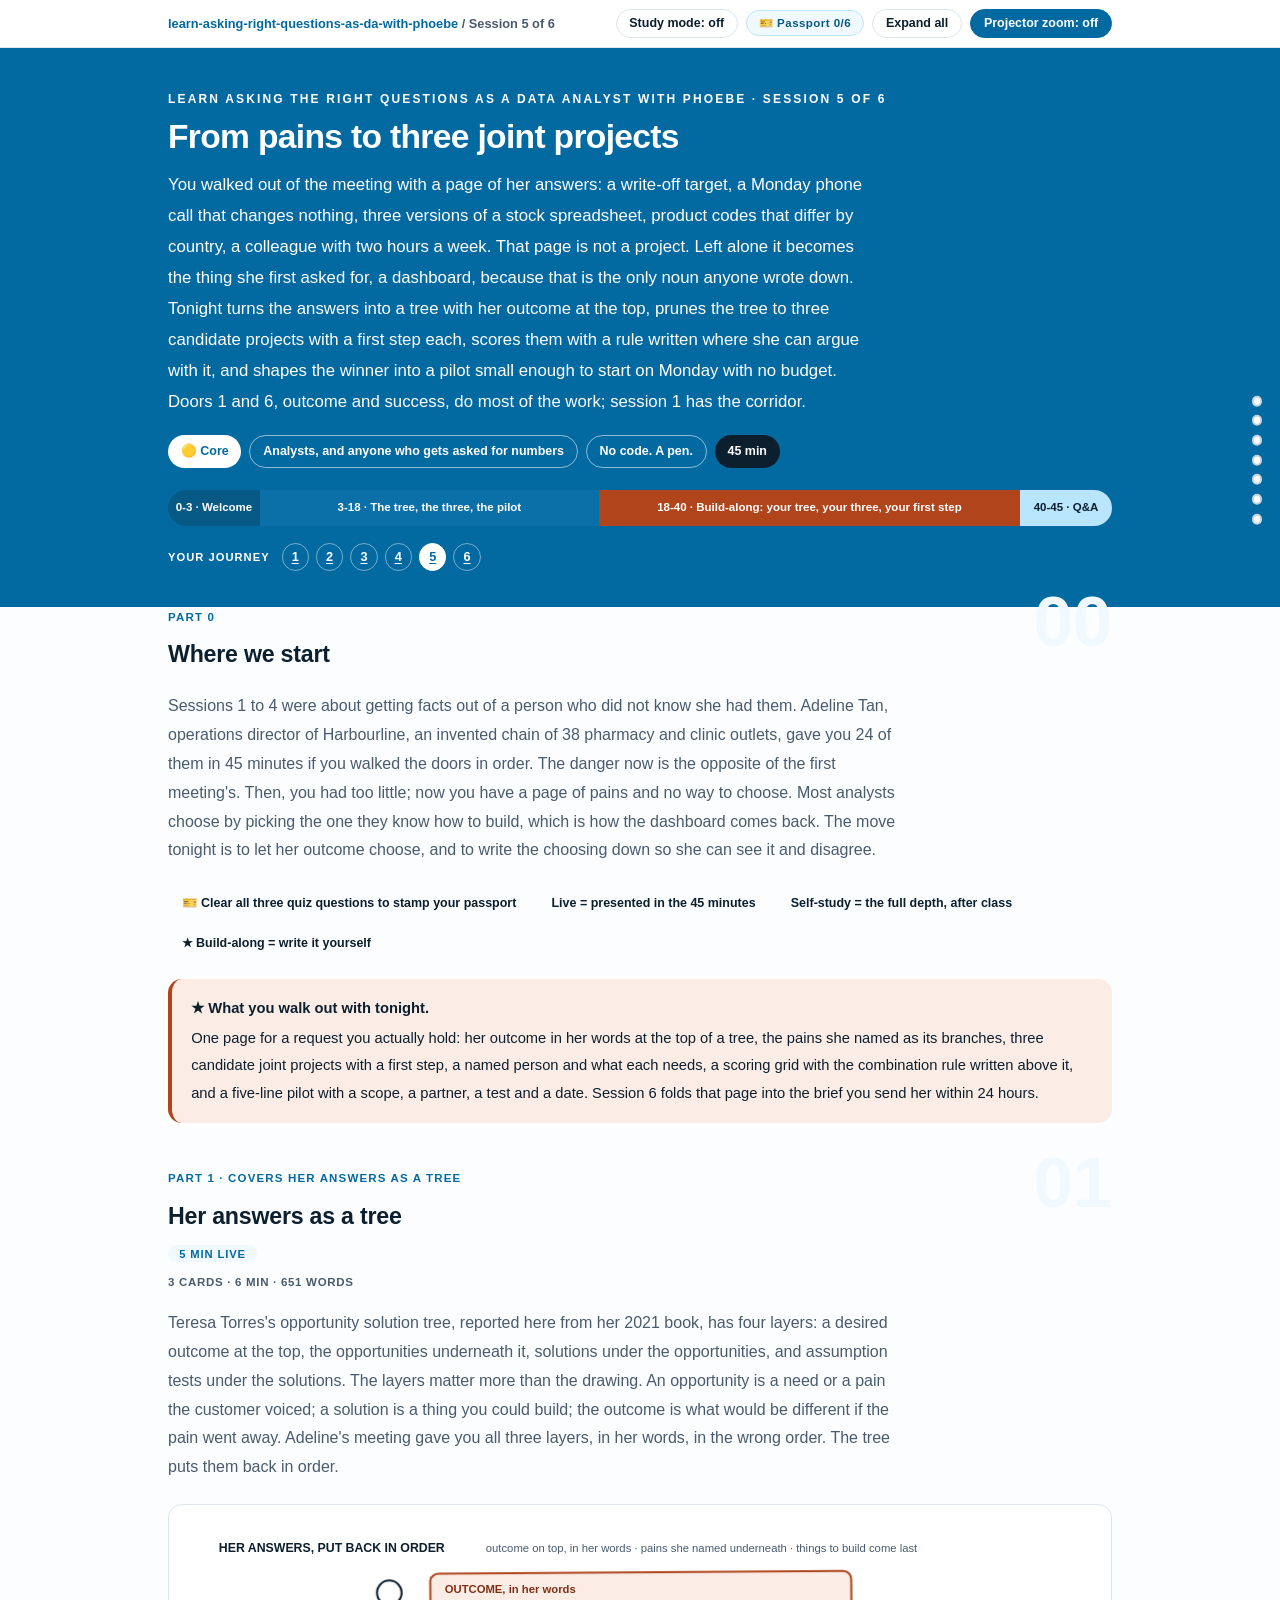
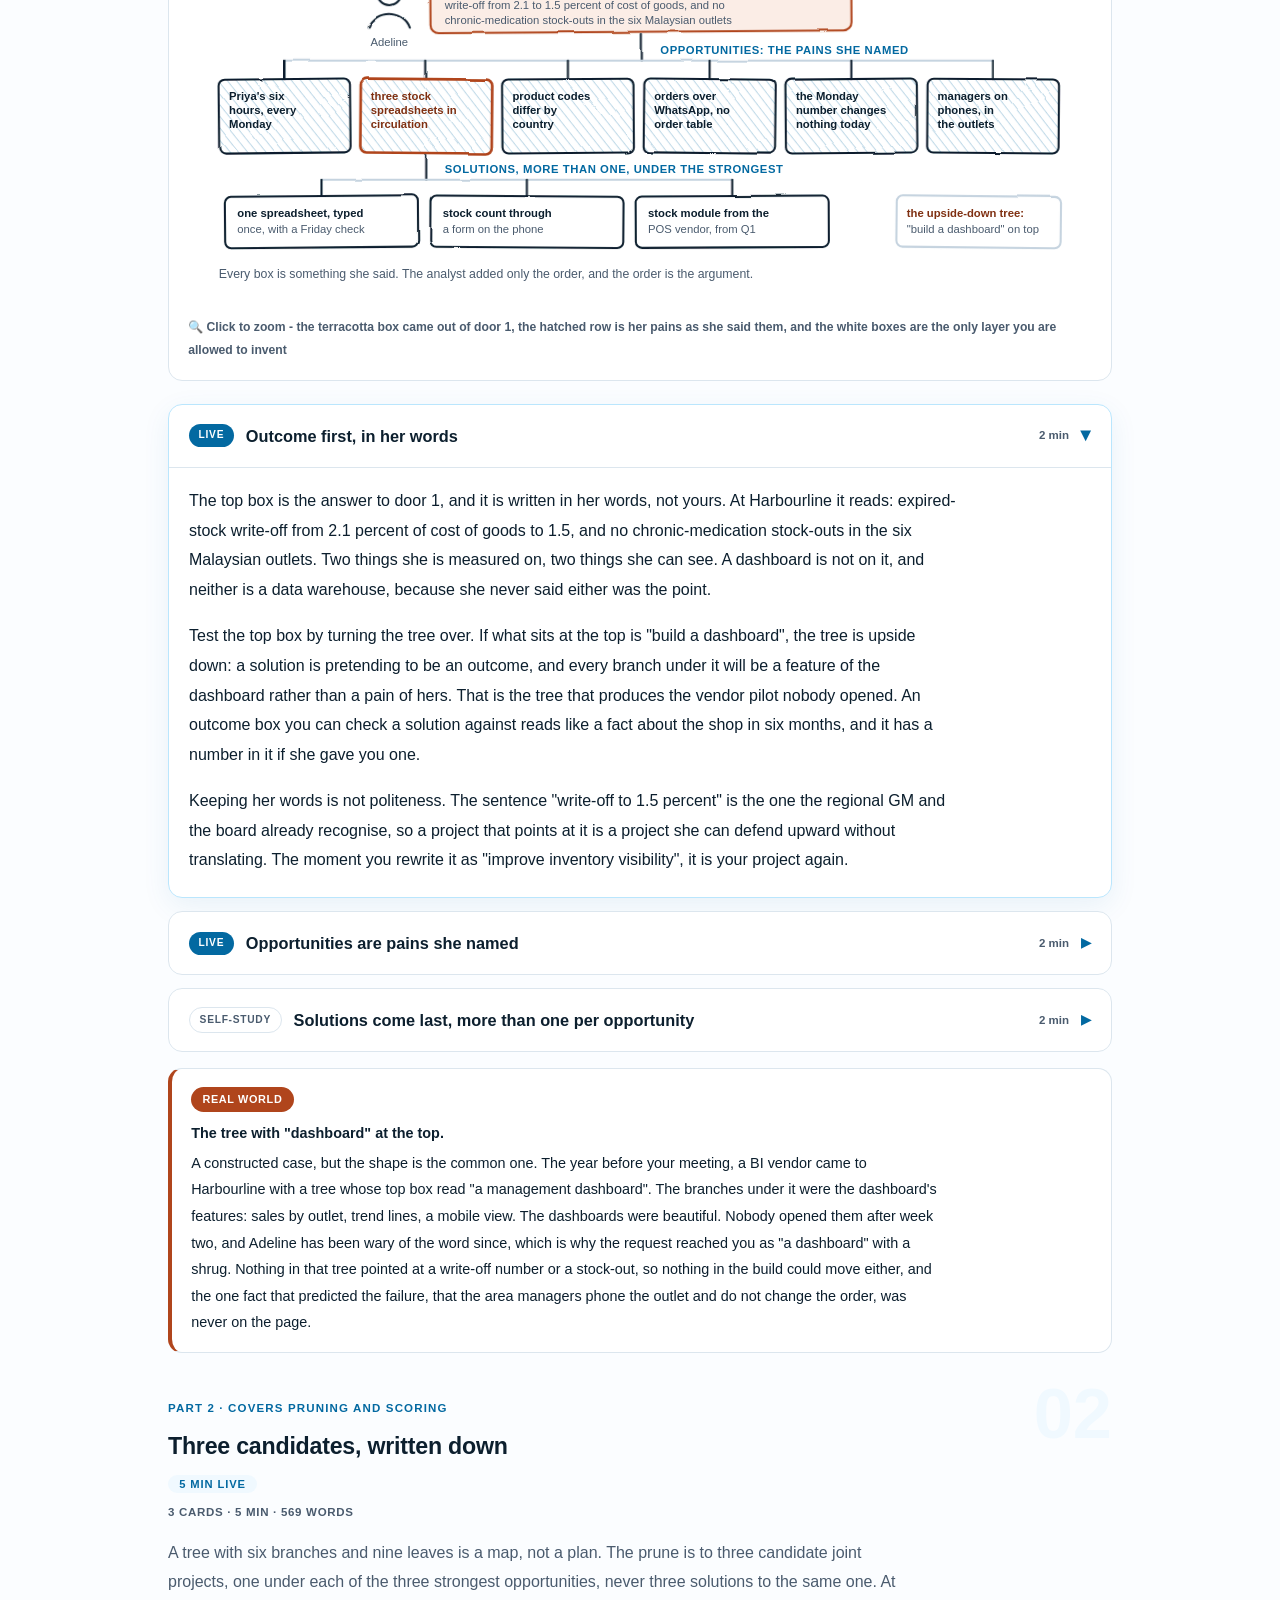
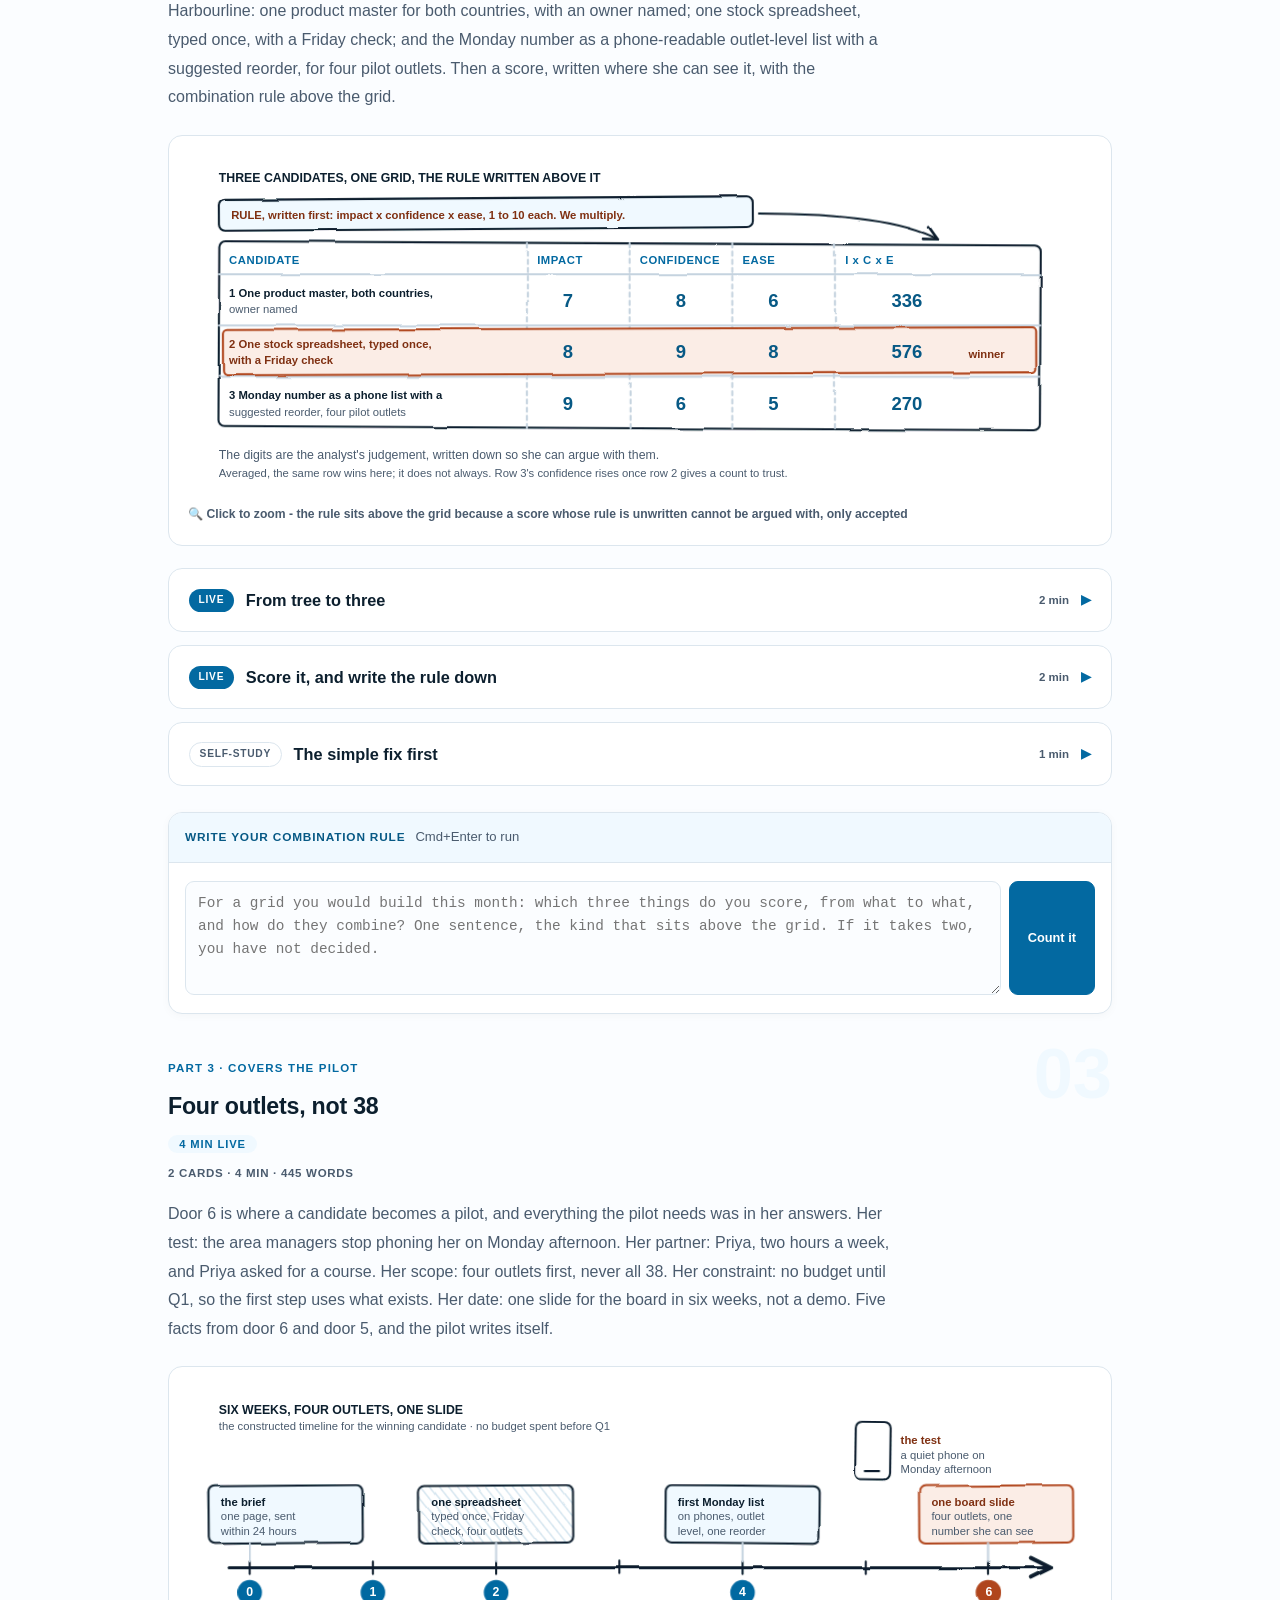
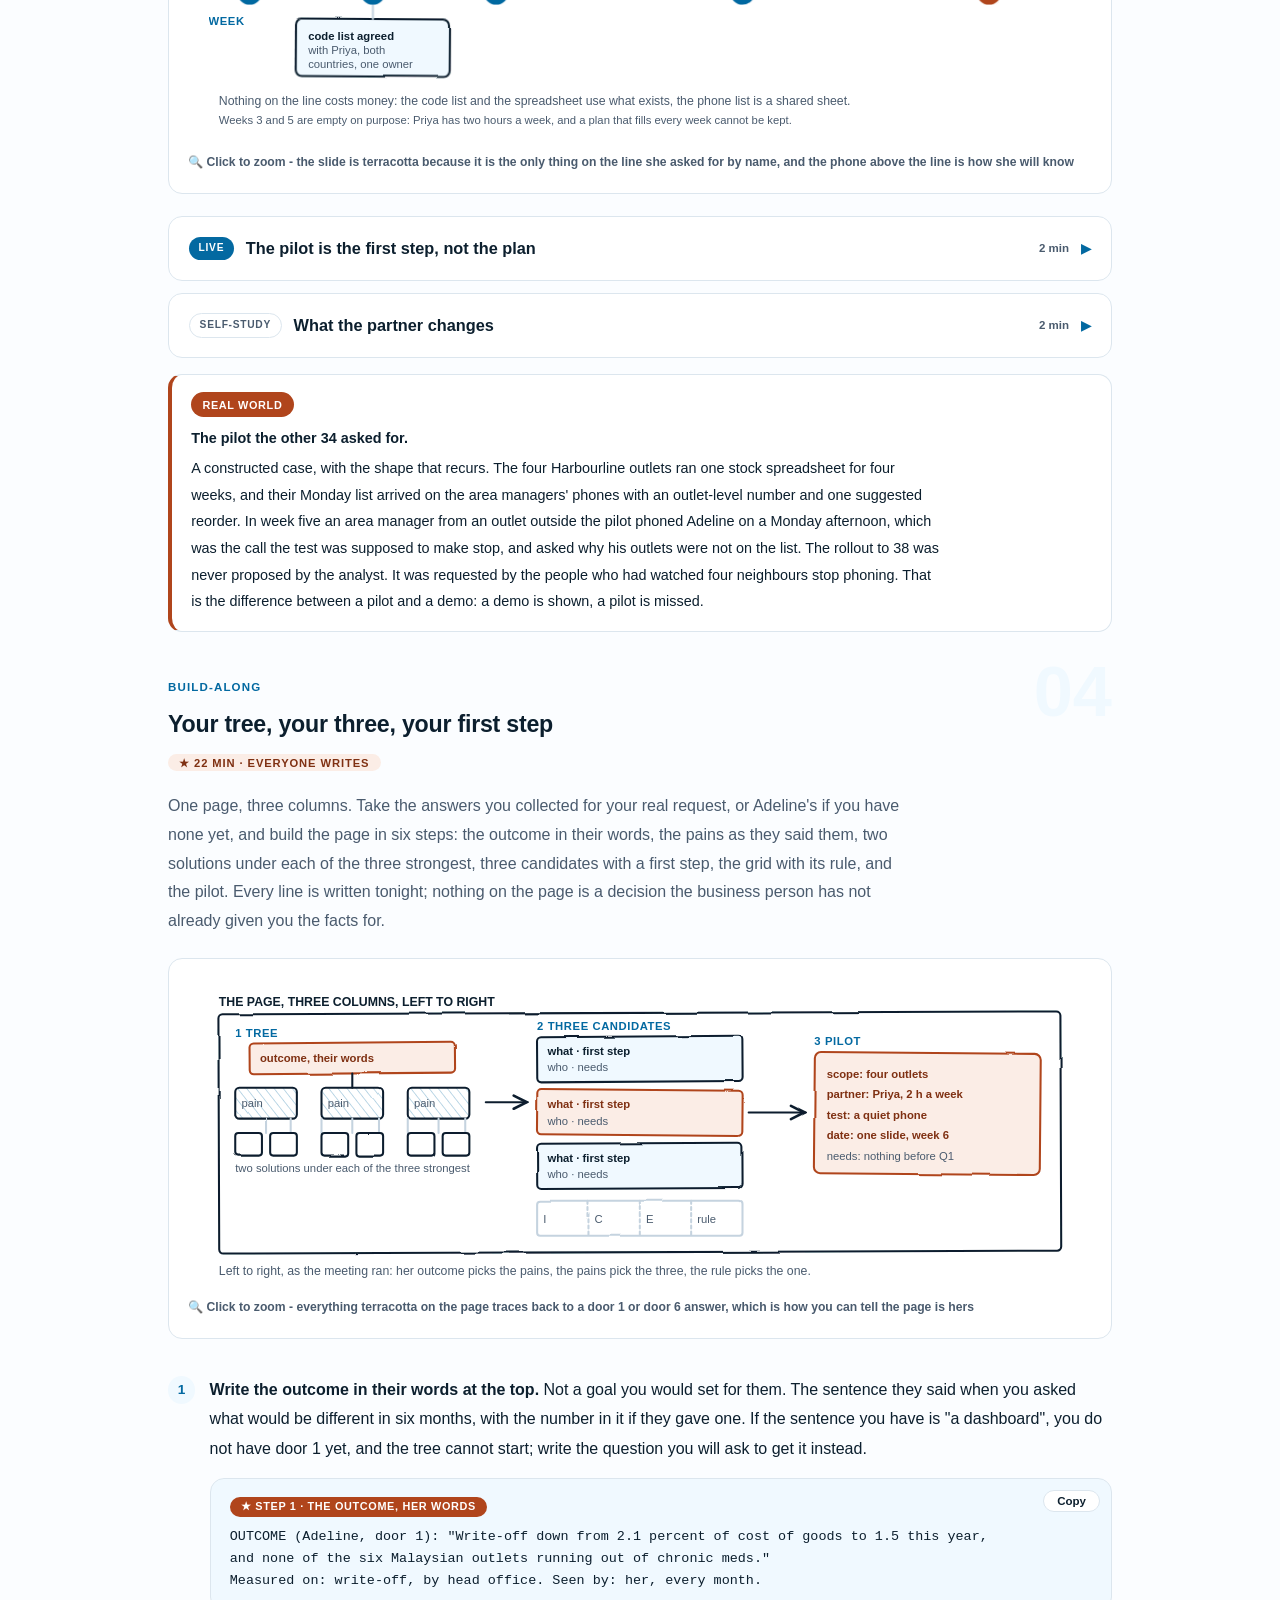
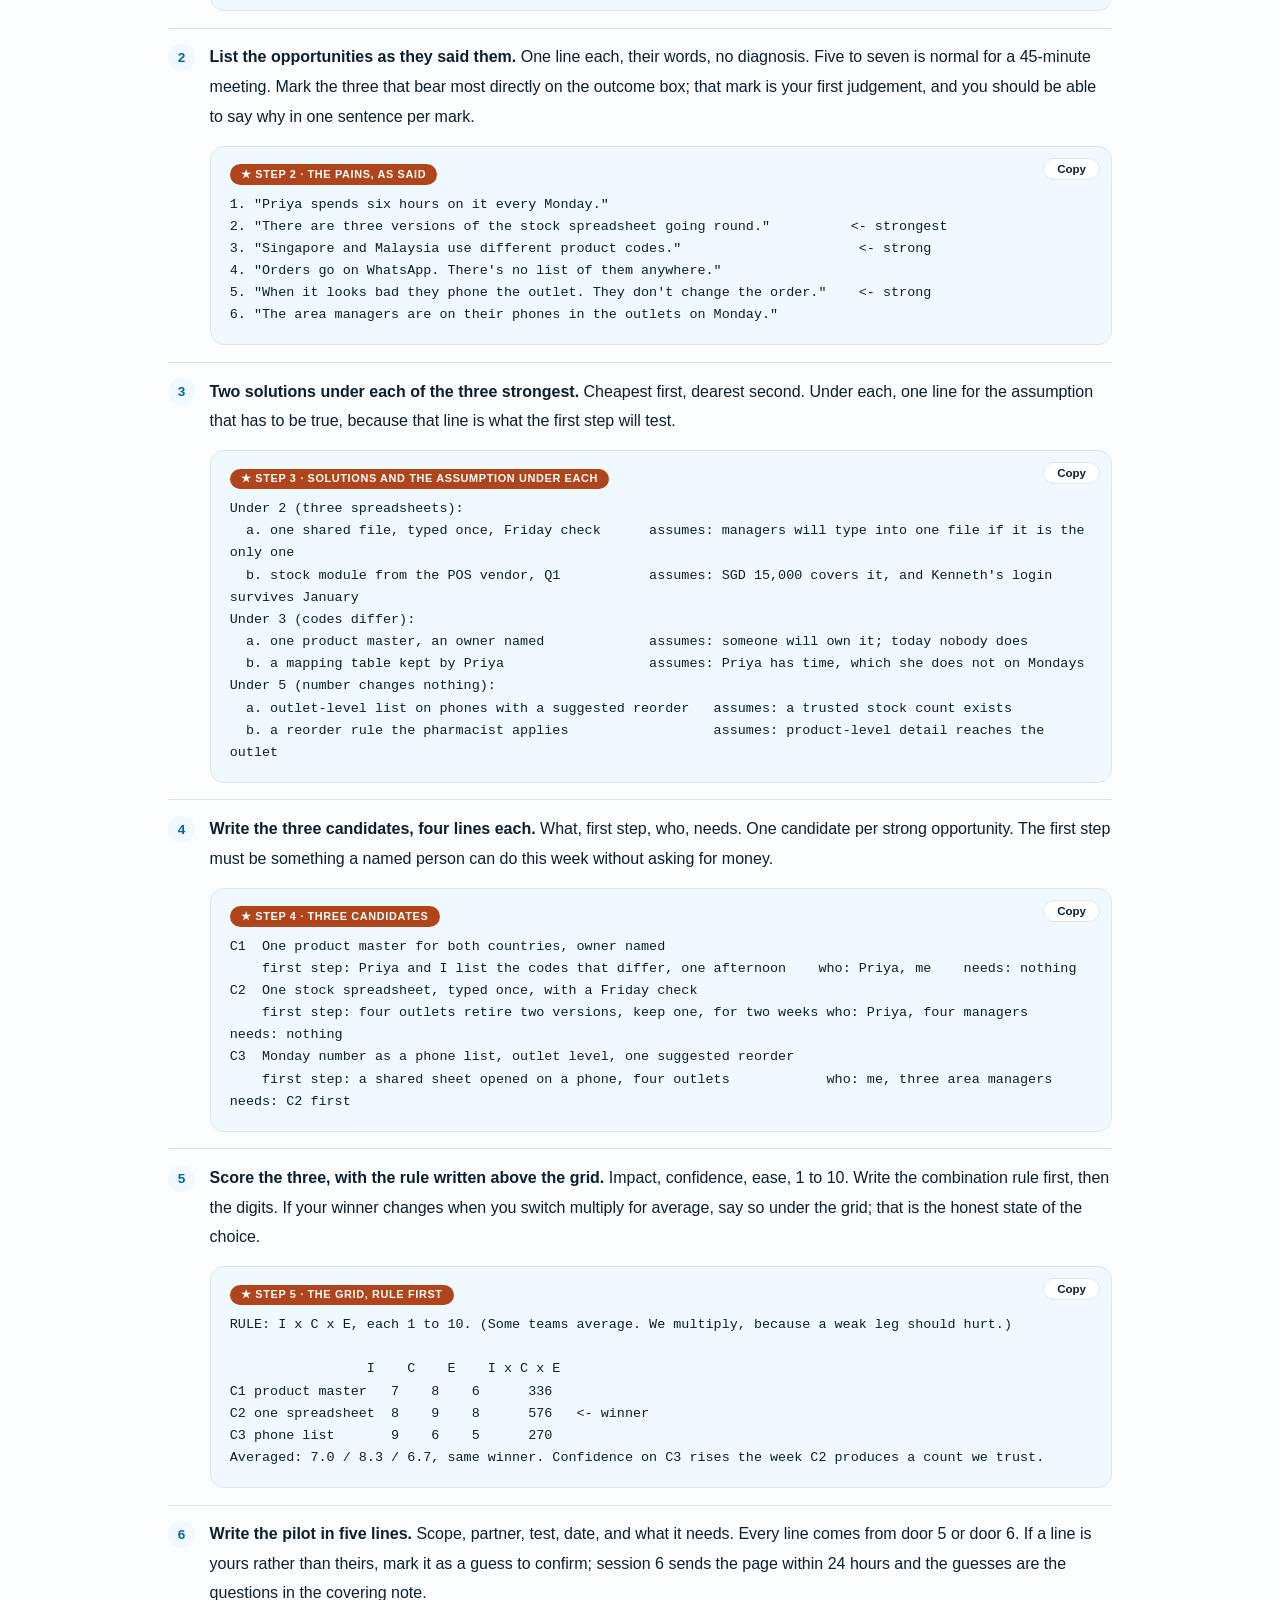
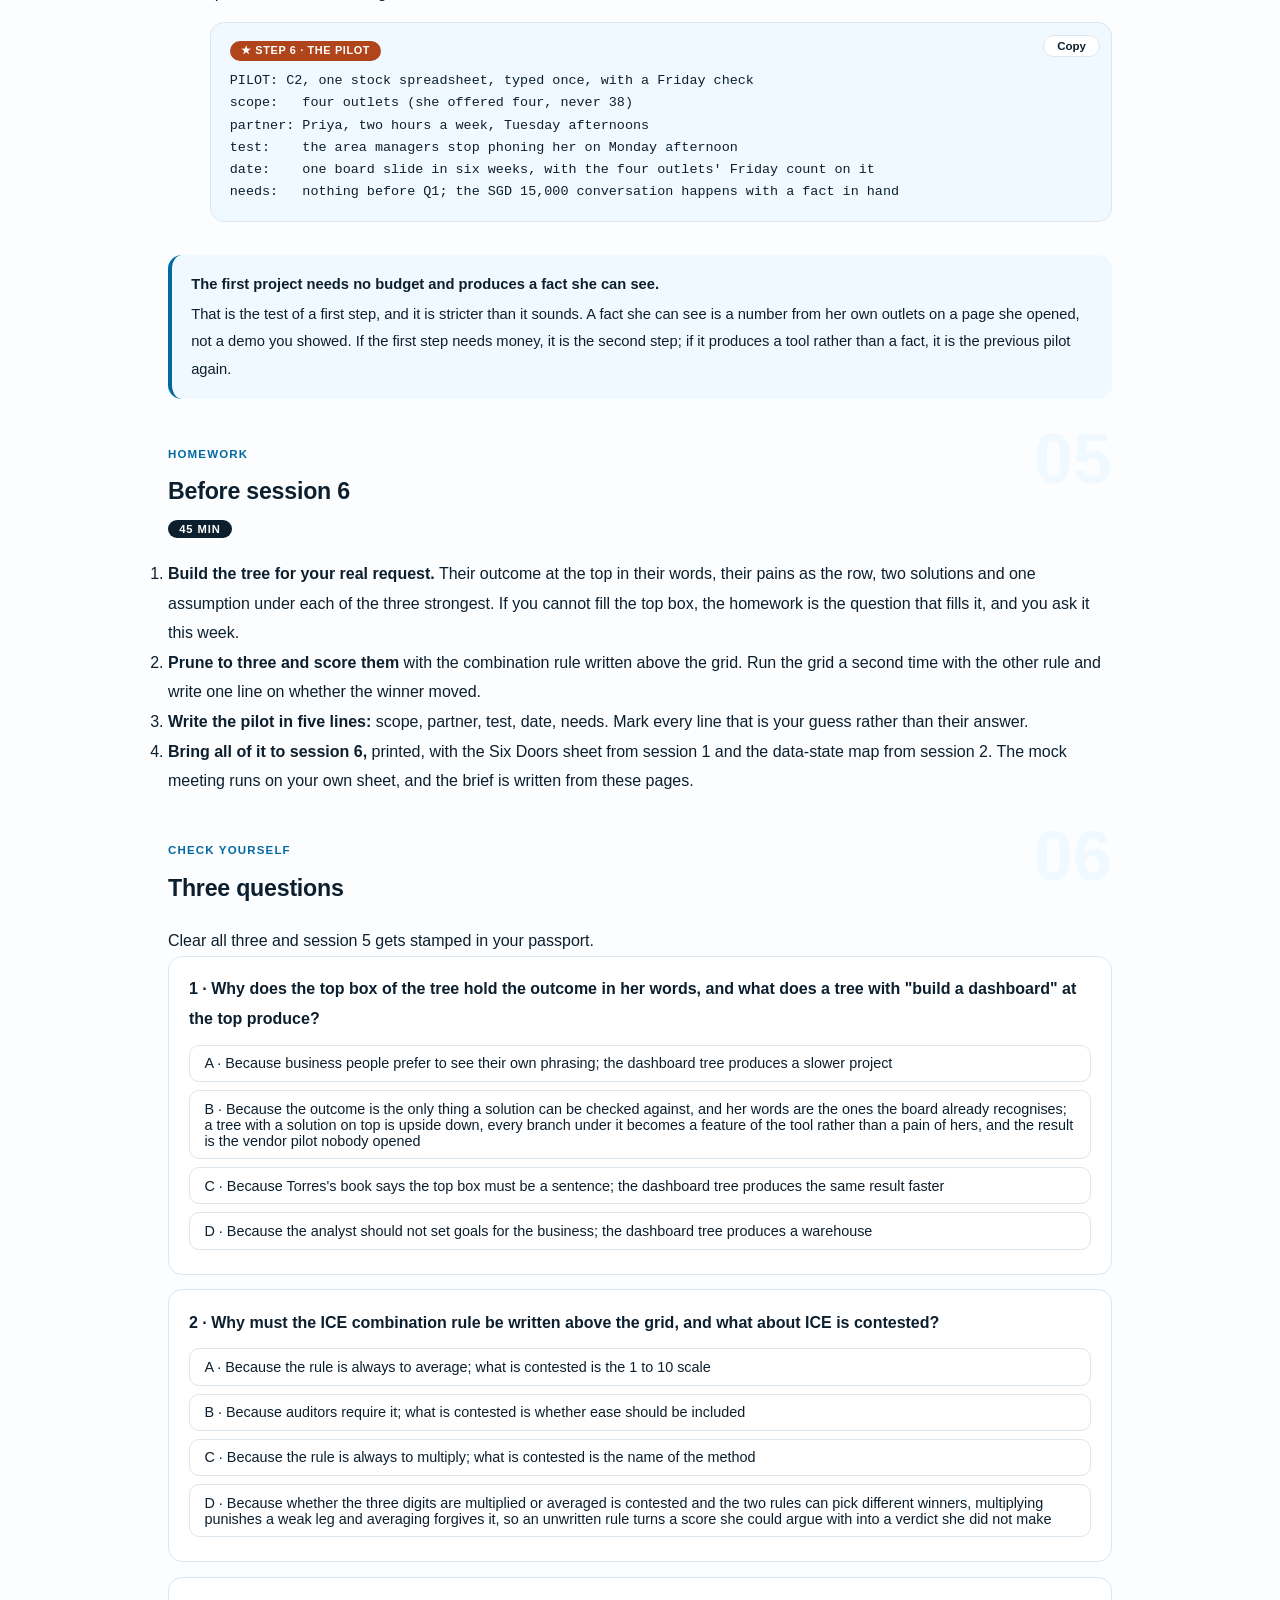
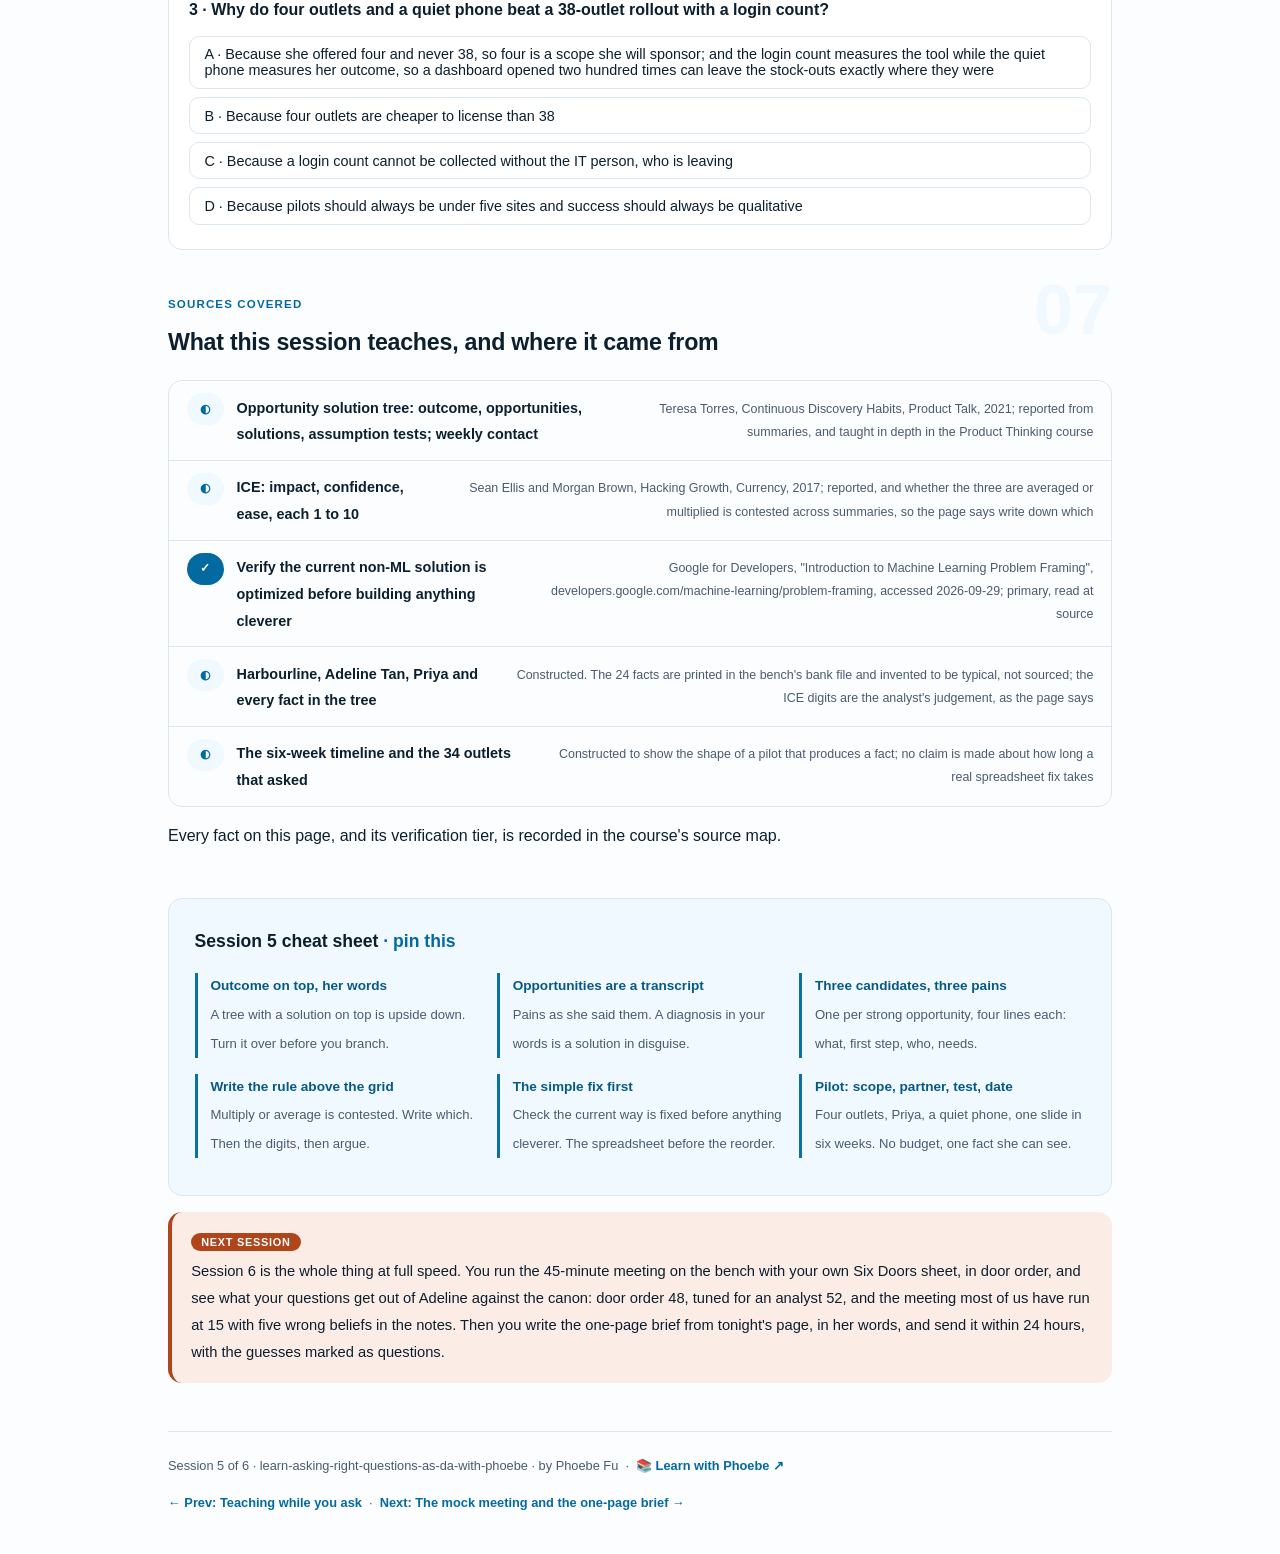
<file: courses/05-from-pains-to-three-projects.html>
<!DOCTYPE html>
<html lang="en">
<head>
<meta charset="UTF-8">
<meta name="viewport" content="width=device-width, initial-scale=1.0">
<!-- social:start -->
<meta name="description" content="Session 5 of 6. Turning what the business person said into an opportunity tree with her outcome at the top, pruning it to three candidate joint projects with a first step each, scoring them with a rule you write down, and shaping the winner into a four-outlet pilot with a partner, a test and a date.">
<meta property="og:type" content="article">
<meta property="og:site_name" content="Learn with Phoebe">
<meta property="og:title" content="From pains to three joint projects - learn asking the right questions as a data analyst with phoebe">
<meta property="og:description" content="Session 5 of 6. Her answers as a tree, three candidates written down and scored, and a pilot in four outlets with a quiet phone as the test.">
<meta property="og:url" content="https://phoebefu6.github.io/learn-asking-right-questions-as-da-with-phoebe/courses/05-from-pains-to-three-projects.html">
<meta property="og:image" content="https://phoebefu6.github.io/learn-asking-right-questions-as-da-with-phoebe/assets/og-cover.png">
<meta property="og:image:width" content="1200">
<meta property="og:image:height" content="630">
<meta name="twitter:card" content="summary_large_image">
<meta name="twitter:title" content="From pains to three joint projects - learn asking the right questions as a data analyst with phoebe">
<meta name="twitter:description" content="Session 5 of 6. The tree, the three, the first step.">
<meta name="twitter:image" content="https://phoebefu6.github.io/learn-asking-right-questions-as-da-with-phoebe/assets/og-cover.png">
<!-- social:end -->
<title>Session 5 · From pains to three joint projects - learn asking the right questions as a data analyst with phoebe</title>
<link rel="stylesheet" href="../assets/style.css?v=20">
</head>
<body>

<div class="toolbar">
  <div class="wrap">
    <span class="crumb"><a href="../index.html">learn-asking-right-questions-as-da-with-phoebe</a> / Session 5 of 6</span>
    <button class="btn" id="toggle-all" type="button">Expand all</button>
    <button class="btn primary" id="zoom-toggle" type="button">Projector zoom: off</button>
  </div>
</div>

<header class="masthead">
  <div class="wrap">
    <div class="eyebrow">Learn Asking the Right Questions as a Data Analyst with Phoebe · Session 5 of 6</div>
    <h1>From pains to <span class="accent">three joint projects</span></h1>
    <p class="sub">You walked out of the meeting with a page of her answers: a write-off target, a Monday phone call that changes nothing, three versions of a stock spreadsheet, product codes that differ by country, a colleague with two hours a week. That page is not a project. Left alone it becomes the thing she first asked for, a dashboard, because that is the only noun anyone wrote down. Tonight turns the answers into a tree with her outcome at the top, prunes the tree to three candidate projects with a first step each, scores them with a rule written where she can argue with it, and shapes the winner into a pilot small enough to start on Monday with no budget. Doors 1 and 6, outcome and success, do most of the work; session 1 has the corridor.</p>
    <div class="chip-row">
      <span class="chip level">🟡 Core</span>
      <span class="chip audience">Analysts, and anyone who gets asked for numbers</span>
      <span class="chip audience">No code. A pen.</span>
      <span class="chip time">45 min</span>
    </div>
    <div class="agenda">
      <span class="a1" style="flex:1">0-3 · Welcome</span>
      <span class="a2" style="flex:4">3-18 · The tree, the three, the pilot</span>
      <span class="a3" style="flex:5">18-40 · Build-along: your tree, your three, your first step</span>
      <span class="a4" style="flex:1">40-45 · Q&amp;A</span>
    </div>
  </div>
</header>

<main class="wrap">

  <section class="section" id="intro">
    <div class="section-kicker">
      <span class="klabel">Part 0</span>
      <h2>Where we start</h2>
    </div>
    <p class="lede">Sessions 1 to 4 were about getting facts out of a person who did not know she had them. Adeline Tan, operations director of Harbourline, an invented chain of 38 pharmacy and clinic outlets, gave you 24 of them in 45 minutes if you walked the doors in order. The danger now is the opposite of the first meeting's. Then, you had too little; now you have a page of pains and no way to choose. Most analysts choose by picking the one they know how to build, which is how the dashboard comes back. The move tonight is to let her outcome choose, and to write the choosing down so she can see it and disagree.</p>

    <div class="legend">
      <span class="pill">🎫 Clear all three quiz questions to stamp your passport</span>
      <span class="pill">Live = presented in the 45 minutes</span>
      <span class="pill">Self-study = the full depth, after class</span>
      <span class="pill">★ Build-along = write it yourself</span>
    </div>

    <div class="callout win">
      <p><strong>★ What you walk out with tonight.</strong> One page for a request you actually hold: her outcome in her words at the top of a tree, the pains she named as its branches, three candidate joint projects with a first step, a named person and what each needs, a scoring grid with the combination rule written above it, and a five-line pilot with a scope, a partner, a test and a date. Session 6 folds that page into the brief you send her within 24 hours.</p>
    </div>
  </section>

  <section class="section" id="part-1">
    <div class="section-kicker">
      <span class="klabel">Part 1 · covers her answers as a tree</span>
      <h2>Her answers as a tree</h2>
      <span class="tag concept">5 min live</span>
    </div>
    <p class="lede">Teresa Torres's opportunity solution tree, reported here from her 2021 book, has four layers: a desired outcome at the top, the opportunities underneath it, solutions under the opportunities, and assumption tests under the solutions. The layers matter more than the drawing. An opportunity is a need or a pain the customer voiced; a solution is a thing you could build; the outcome is what would be different if the pain went away. Adeline's meeting gave you all three layers, in her words, in the wrong order. The tree puts them back in order.</p>

    <figure class="zoomable">
      <svg viewBox="0 0 880 372" xmlns="http://www.w3.org/2000/svg" role="img" aria-label="A hand-drawn opportunity solution tree built from Harbourline's facts. At the top, a terracotta outcome box in the operations director's own words: expired-stock write-off from 2.1 to 1.5 percent of cost of goods, and no chronic-medication stock-outs in the six Malaysian outlets. Under it, six hatched opportunity boxes, the pains she named: Priya's six hours every Monday, three stock spreadsheets in circulation, product codes that differ by country, supplier orders over WhatsApp with no order table, a Monday number that changes nothing today, and area managers on phones in the outlets. Under the strongest opportunity, the three stock spreadsheets, three white solution boxes: one spreadsheet typed once with a Friday check, a stock count entered through a phone form, and a stock module bought from the POS vendor in Q1.">
        <defs>
          <filter id="s5aSk" x="-3%" y="-3%" width="106%" height="106%"><feTurbulence type="fractalNoise" baseFrequency="0.02" numOctaves="2" seed="53" result="n"/><feDisplacementMap in="SourceGraphic" in2="n" scale="2.4" xChannelSelector="R" yChannelSelector="G"/></filter>
          <pattern id="s5aHc" patternUnits="userSpaceOnUse" width="7" height="7" patternTransform="rotate(-38)"><line x1="0" y1="0" x2="0" y2="7" stroke="#0369A1" stroke-width="1" opacity=".5"/></pattern>
          <marker id="s5aAr" viewBox="0 0 10 10" refX="9" refY="5" markerWidth="8" markerHeight="8" orient="auto"><path d="M1 1 L9 5 L1 9" fill="none" stroke="#0C1F2E" stroke-width="1.6" stroke-linecap="round"/></marker>
        </defs>
        <style>
          .s5aH { font: 800 12px Inter, sans-serif; fill: #0C1F2E; }
          .s5aL { font: 600 11px Inter, sans-serif; fill: #0C1F2E; }
          .s5aS { font: 400 11px Inter, sans-serif; fill: #4A5B6E; }
          .s5aB { font: 800 11px Inter, sans-serif; fill: #7F3012; }
          .s5aA { font: 700 11px Inter, sans-serif; fill: #0369A1; letter-spacing: .05em; }
          .s5aN { font: 400 12px Inter, sans-serif; fill: #4A5B6E; }
        </style>

        <text class="s5aH" x="30" y="26">HER ANSWERS, PUT BACK IN ORDER</text>
        <text class="s5aS" x="290" y="26">outcome on top, in her words · pains she named underneath · things to build come last</text>

        <g filter="url(#s5aSk)" fill="none" stroke="#0C1F2E" stroke-width="2" stroke-linecap="round" stroke-linejoin="round">
          <!-- Adeline, the doodle anchor -->
          <circle cx="196" cy="66" r="12"/>
          <path d="M176 100 C182 82 210 82 216 100"/>
          <!-- the outcome box -->
          <rect x="236" y="46" width="410" height="58" rx="8" transform="rotate(-0.4 441 75)" fill="#FBEDE6" stroke="#B0451C"/>
          <!-- trunk from outcome to the opportunity rail -->
          <path d="M441 106 L441 132"/>
          <path d="M94 132 L784 132" stroke="#C5D3DF"/>
          <path d="M94 132 L94 150 M232 132 L232 150 M370 132 L370 150 M508 132 L508 150 M646 132 L646 150 M784 132 L784 150"/>
          <!-- six opportunity boxes, 128 wide, 10 gap, from x=30 -->
          <rect x="30" y="150" width="128" height="72" rx="6" transform="rotate(-0.6 94 186)" fill="url(#s5aHc)"/>
          <rect x="168" y="150" width="128" height="72" rx="6" transform="rotate(0.5 232 186)" fill="url(#s5aHc)" stroke="#B0451C" stroke-width="2.6"/>
          <rect x="306" y="150" width="128" height="72" rx="6" transform="rotate(-0.4 370 186)" fill="url(#s5aHc)"/>
          <rect x="444" y="150" width="128" height="72" rx="6" transform="rotate(0.6 508 186)" fill="url(#s5aHc)"/>
          <rect x="582" y="150" width="128" height="72" rx="6" transform="rotate(-0.5 646 186)" fill="url(#s5aHc)"/>
          <rect x="720" y="150" width="128" height="72" rx="6" transform="rotate(0.4 784 186)" fill="url(#s5aHc)"/>
          <!-- branches from the strongest opportunity to three solutions -->
          <path d="M232 224 L232 248"/>
          <path d="M130 248 L530 248" stroke="#C5D3DF"/>
          <path d="M130 248 L130 264 M330 248 L330 264 M530 248 L530 264"/>
          <rect x="36" y="264" width="188" height="50" rx="6" transform="rotate(-0.5 130 289)" fill="#FFFFFF"/>
          <rect x="236" y="264" width="188" height="50" rx="6" transform="rotate(0.4 330 289)" fill="#FFFFFF"/>
          <rect x="436" y="264" width="188" height="50" rx="6" transform="rotate(-0.3 530 289)" fill="#FFFFFF"/>
          <!-- the wrong tree, a small upside-down sketch on the right -->
          <rect x="690" y="264" width="160" height="50" rx="6" transform="rotate(0.6 770 289)" fill="#FFFFFF" stroke="#C5D3DF"/>
        </g>

        <text class="s5aS" x="196" y="118" text-anchor="middle">Adeline</text>
        <text class="s5aB" x="250" y="66">OUTCOME, in her words</text>
        <text class="s5aS" x="250" y="82">write-off from 2.1 to 1.5 percent of cost of goods, and no</text>
        <text class="s5aS" x="250" y="96">chronic-medication stock-outs in the six Malaysian outlets</text>

        <text class="s5aA" x="460" y="126">OPPORTUNITIES: THE PAINS SHE NAMED</text>

        <text class="s5aL" x="40" y="170">Priya's six</text>
        <text class="s5aL" x="40" y="184">hours, every</text>
        <text class="s5aL" x="40" y="198">Monday</text>
        <text class="s5aB" x="178" y="170">three stock</text>
        <text class="s5aB" x="178" y="184">spreadsheets in</text>
        <text class="s5aB" x="178" y="198">circulation</text>
        <text class="s5aL" x="316" y="170">product codes</text>
        <text class="s5aL" x="316" y="184">differ by</text>
        <text class="s5aL" x="316" y="198">country</text>
        <text class="s5aL" x="454" y="170">orders over</text>
        <text class="s5aL" x="454" y="184">WhatsApp, no</text>
        <text class="s5aL" x="454" y="198">order table</text>
        <text class="s5aL" x="592" y="170">the Monday</text>
        <text class="s5aL" x="592" y="184">number changes</text>
        <text class="s5aL" x="592" y="198">nothing today</text>
        <text class="s5aL" x="730" y="170">managers on</text>
        <text class="s5aL" x="730" y="184">phones, in</text>
        <text class="s5aL" x="730" y="198">the outlets</text>

        <text class="s5aA" x="250" y="242">SOLUTIONS, MORE THAN ONE, UNDER THE STRONGEST</text>
        <text class="s5aL" x="48" y="284">one spreadsheet, typed</text>
        <text class="s5aS" x="48" y="300">once, with a Friday check</text>
        <text class="s5aL" x="248" y="284">stock count through</text>
        <text class="s5aS" x="248" y="300">a form on the phone</text>
        <text class="s5aL" x="448" y="284">stock module from the</text>
        <text class="s5aS" x="448" y="300">POS vendor, from Q1</text>
        <text class="s5aB" x="700" y="284">the upside-down tree:</text>
        <text class="s5aS" x="700" y="300">"build a dashboard" on top</text>

        <text class="s5aN" x="30" y="344">Every box is something she said. The analyst added only the order, and the order is the argument.</text>
      </svg>
      <figcaption>🔍 Click to zoom - the terracotta box came out of door 1, the hatched row is her pains as she said them, and the white boxes are the only layer you are allowed to invent</figcaption>
    </figure>

    <details class="card" open>
      <summary><span class="mode live">Live</span>Outcome first, in her words<span class="mini">2 min</span><span class="caret">▶</span></summary>
      <div class="body">
        <p>The top box is the answer to door 1, and it is written in her words, not yours. At Harbourline it reads: expired-stock write-off from 2.1 percent of cost of goods to 1.5, and no chronic-medication stock-outs in the six Malaysian outlets. Two things she is measured on, two things she can see. A dashboard is not on it, and neither is a data warehouse, because she never said either was the point.</p>
        <p>Test the top box by turning the tree over. If what sits at the top is "build a dashboard", the tree is upside down: a solution is pretending to be an outcome, and every branch under it will be a feature of the dashboard rather than a pain of hers. That is the tree that produces the vendor pilot nobody opened. An outcome box you can check a solution against reads like a fact about the shop in six months, and it has a number in it if she gave you one.</p>
        <p>Keeping her words is not politeness. The sentence "write-off to 1.5 percent" is the one the regional GM and the board already recognise, so a project that points at it is a project she can defend upward without translating. The moment you rewrite it as "improve inventory visibility", it is your project again.</p>
      </div>
    </details>

    <details class="card">
      <summary><span class="mode live">Live</span>Opportunities are pains she named<span class="mini">2 min</span><span class="caret">▶</span></summary>
      <div class="body">
        <p>The second row is a transcript, not a brainstorm. Each box is a pain she voiced behind doors 2, 3 and 4: Priya's six hours every Monday; three versions of the stock spreadsheet in circulation; product codes that differ between the Singapore and Malaysia outlets; supplier orders over WhatsApp with no order table anywhere; the Monday number that changes nothing, because when it looks bad they phone the outlet; area managers on their phones in the outlets, not at a laptop. Six boxes, six things she said.</p>
        <p>The discipline is to write nothing in this row she did not say. "No single source of truth" is your diagnosis; "three spreadsheets in circulation" is her pain. The first is a solution wearing a problem's clothes, and it will pull a warehouse in behind it. Torres's rule, as reported, is that opportunities are framed from the customer's side, and the reason is practical: a pain in her words is one she will recognise on the page and fight for, and a diagnosis in yours is one she will nod at and forget.</p>
        <p>Which opportunity is strongest is the first real judgement on the page, and it is a judgement about the outcome, not about the data. The stock spreadsheet earns the terracotta edge because both halves of her outcome, write-off and stock-outs, are decided by whether the Friday stock count is right, and today there are three of them.</p>
      </div>
    </details>

    <details class="card">
      <summary><span class="mode self">Self-study</span>Solutions come last, more than one per opportunity<span class="mini">2 min</span><span class="caret">▶</span></summary>
      <div class="body">
        <p>Solutions are the only layer you invent, and the rule is at least two per opportunity you take seriously. Under the stock spreadsheet: one spreadsheet, typed once, with a Friday check; a stock count entered through a form on the phone; a stock module from the POS vendor once the Q1 budget opens. Three shapes, from cheapest to dearest. The point of writing three is not to choose the best on the spot. It is to stop the first one you thought of from becoming the plan because it was alone on the page.</p>
        <p>Torres's fourth layer, assumption tests, is the one analysts skip and should not: under each solution, the thing that must be true for it to work, and the cheapest way to find out. Under "one spreadsheet, typed once" the assumption is that outlet managers will type into a shared file on Friday if it is the only one; the test is to ask the four pilot outlets to do it for two weeks. The <a href="https://phoebefu6.github.io/learn-product-thinking-with-phoebe/">Product Thinking course</a> teaches the tree as a discipline, with the interviewing cadence around it; here it is borrowed for one job, ordering what she already told you.</p>
      </div>
    </details>

    <div class="callout example">
      <span class="ex-pill">Real world</span>
      <p><strong>The tree with "dashboard" at the top.</strong> A constructed case, but the shape is the common one. The year before your meeting, a BI vendor came to Harbourline with a tree whose top box read "a management dashboard". The branches under it were the dashboard's features: sales by outlet, trend lines, a mobile view. The dashboards were beautiful. Nobody opened them after week two, and Adeline has been wary of the word since, which is why the request reached you as "a dashboard" with a shrug. Nothing in that tree pointed at a write-off number or a stock-out, so nothing in the build could move either, and the one fact that predicted the failure, that the area managers phone the outlet and do not change the order, was never on the page.</p>
    </div>
  </section>

  <section class="section" id="part-2">
    <div class="section-kicker">
      <span class="klabel">Part 2 · covers pruning and scoring</span>
      <h2>Three candidates, written down</h2>
      <span class="tag concept">5 min live</span>
    </div>
    <p class="lede">A tree with six branches and nine leaves is a map, not a plan. The prune is to three candidate joint projects, one under each of the three strongest opportunities, never three solutions to the same one. At Harbourline: one product master for both countries, with an owner named; one stock spreadsheet, typed once, with a Friday check; and the Monday number as a phone-readable outlet-level list with a suggested reorder, for four pilot outlets. Then a score, written where she can see it, with the combination rule above the grid.</p>

    <figure class="zoomable">
      <svg viewBox="0 0 880 330" xmlns="http://www.w3.org/2000/svg" role="img" aria-label="A hand-drawn scoring grid. Three rows, the three candidate projects: one product master for both countries, one stock spreadsheet typed once with a Friday check, and the Monday number as a phone list for four pilot outlets. Three columns of hand-written digits from 1 to 10 for impact, confidence and ease, and a fourth column holding the written combination rule, multiply the three, with the result. The stock spreadsheet row wins at 576 and is marked in terracotta. A pen sits at the right edge and a note says the digits are the analyst's judgement written down so they can be argued with.">
        <defs>
          <filter id="s5bSk" x="-3%" y="-3%" width="106%" height="106%"><feTurbulence type="fractalNoise" baseFrequency="0.02" numOctaves="2" seed="59" result="n"/><feDisplacementMap in="SourceGraphic" in2="n" scale="2.4" xChannelSelector="R" yChannelSelector="G"/></filter>
          <pattern id="s5bHc" patternUnits="userSpaceOnUse" width="7" height="7" patternTransform="rotate(-38)"><line x1="0" y1="0" x2="0" y2="7" stroke="#0369A1" stroke-width="1" opacity=".5"/></pattern>
          <marker id="s5bAr" viewBox="0 0 10 10" refX="9" refY="5" markerWidth="8" markerHeight="8" orient="auto"><path d="M1 1 L9 5 L1 9" fill="none" stroke="#0C1F2E" stroke-width="1.6" stroke-linecap="round"/></marker>
        </defs>
        <style>
          .s5bH { font: 800 12px Inter, sans-serif; fill: #0C1F2E; }
          .s5bL { font: 600 11px Inter, sans-serif; fill: #0C1F2E; }
          .s5bS { font: 400 11px Inter, sans-serif; fill: #4A5B6E; }
          .s5bB { font: 800 11px Inter, sans-serif; fill: #7F3012; }
          .s5bV { font: 800 18px Inter, sans-serif; fill: #075985; }
          .s5bA { font: 700 11px Inter, sans-serif; fill: #0369A1; letter-spacing: .05em; }
          .s5bN { font: 400 12px Inter, sans-serif; fill: #4A5B6E; }
        </style>

        <text class="s5bH" x="30" y="26">THREE CANDIDATES, ONE GRID, THE RULE WRITTEN ABOVE IT</text>

        <g filter="url(#s5bSk)" fill="none" stroke="#0C1F2E" stroke-width="2" stroke-linecap="round" stroke-linejoin="round">
          <!-- the rule, hand-written above the grid -->
          <rect x="30" y="42" width="520" height="30" rx="6" transform="rotate(-0.4 290 57)" fill="#F0F9FF"/>
          <!-- the grid -->
          <rect x="30" y="86" width="800" height="180" rx="6" transform="rotate(0.3 430 176)" fill="#FFFFFF"/>
          <path d="M30 116 L830 116 M30 166 L830 166 M30 216 L830 216" stroke="#C5D3DF"/>
          <path d="M330 86 L330 266 M430 86 L430 266 M530 86 L530 266 M630 86 L630 266" stroke="#C5D3DF" stroke-dasharray="4 4"/>
          <!-- winner row highlight -->
          <rect x="34" y="169" width="792" height="44" rx="4" transform="rotate(-0.2 430 191)" fill="#FBEDE6" stroke="#B0451C"/>
          <!-- arrow from rule to result column -->
          <path d="M556 57 C640 57 700 66 730 82" marker-end="url(#s5bAr)"/>
        </g>

        <text class="s5bB" x="42" y="62">RULE, written first: impact x confidence x ease, 1 to 10 each. We multiply.</text>

        <text class="s5bA" x="40" y="106">CANDIDATE</text>
        <text class="s5bA" x="340" y="106">IMPACT</text>
        <text class="s5bA" x="440" y="106">CONFIDENCE</text>
        <text class="s5bA" x="540" y="106">EASE</text>
        <text class="s5bA" x="640" y="106">I x C x E</text>

        <text class="s5bL" x="40" y="138">1  One product master, both countries,</text>
        <text class="s5bS" x="40" y="154">owner named</text>
        <text class="s5bV" x="370" y="148" text-anchor="middle">7</text>
        <text class="s5bV" x="480" y="148" text-anchor="middle">8</text>
        <text class="s5bV" x="570" y="148" text-anchor="middle">6</text>
        <text class="s5bV" x="700" y="148" text-anchor="middle">336</text>

        <text class="s5bB" x="40" y="188">2  One stock spreadsheet, typed once,</text>
        <text class="s5bB" x="40" y="204">with a Friday check</text>
        <text class="s5bV" x="370" y="198" text-anchor="middle">8</text>
        <text class="s5bV" x="480" y="198" text-anchor="middle">9</text>
        <text class="s5bV" x="570" y="198" text-anchor="middle">8</text>
        <text class="s5bV" x="700" y="198" text-anchor="middle">576</text>
        <text class="s5bB" x="760" y="198">winner</text>

        <text class="s5bL" x="40" y="238">3  Monday number as a phone list with a</text>
        <text class="s5bS" x="40" y="254">suggested reorder, four pilot outlets</text>
        <text class="s5bV" x="370" y="248" text-anchor="middle">9</text>
        <text class="s5bV" x="480" y="248" text-anchor="middle">6</text>
        <text class="s5bV" x="570" y="248" text-anchor="middle">5</text>
        <text class="s5bV" x="700" y="248" text-anchor="middle">270</text>

        <text class="s5bN" x="30" y="296">The digits are the analyst's judgement, written down so she can argue with them.</text>
        <text class="s5bS" x="30" y="314">Averaged, the same row wins here; it does not always. Row 3's confidence rises once row 2 gives a count to trust.</text>
      </svg>
      <figcaption>🔍 Click to zoom - the rule sits above the grid because a score whose rule is unwritten cannot be argued with, only accepted</figcaption>
    </figure>

    <details class="card">
      <summary><span class="mode live">Live</span>From tree to three<span class="mini">2 min</span><span class="caret">▶</span></summary>
      <div class="body">
        <p>Pruning has one rule: one candidate under each of the three strongest opportunities, never three solutions to one. Three ways to fix the stock spreadsheet is a menu, and a menu makes her choose a build. Three projects under three different pains is a portfolio, and a portfolio lets her choose a problem, which is the choice she is qualified to make.</p>
        <p>Each candidate is written the same way, in four lines: what it is, in words from her tree; the first step, something that can start this week; who does it, a named person on her side and on yours; and what it needs, which at Harbourline is nothing until Q1 for two of the three. "One product master for both countries, owner named" is a candidate. "Improve data quality" is a wish. The test is whether Priya could read the four lines and know what she is doing on Monday.</p>
        <p>Notice what the prune did to the request. "A dashboard" is not one of the three. The phone list is the nearest thing to it, and it is candidate 3 not candidate 1, because its confidence score is honest about the fact that a suggested reorder built on three disagreeing stock counts is a suggested guess.</p>
      </div>
    </details>

    <details class="card">
      <summary><span class="mode live">Live</span>Score it, and write the rule down<span class="mini">2 min</span><span class="caret">▶</span></summary>
      <div class="body">
        <p>Sean Ellis and Morgan Brown's ICE score, reported here from <em>Hacking Growth</em>, rates each candidate on impact, confidence and ease, each from 1 to 10. How the three are combined is contested: some teams multiply, some average, and the book's own practice is described differently across the summaries that quote it. So the honest move is not to pick the right rule. It is to write down which one you used, above the grid, before you fill in a digit. The two rules can disagree: a candidate scored 9, 9 and 2 averages 6.7 and multiplies to 162; one scored 6, 6 and 6 averages 6.0 and multiplies to 216. Multiplying punishes a weak leg; averaging forgives it. Neither is wrong. An unwritten rule is.</p>
        <p>The digits are yours, and that is the point rather than a weakness. A grid with the rule above it is a page she can argue with: "why is confidence 6 on the phone list?" is a conversation about the shop, and it usually ends with a better digit. A ranking with no rule and no digits is a verdict, and a verdict she did not make is one she will not defend to the board.</p>
      </div>
    </details>

    <details class="card">
      <summary><span class="mode self">Self-study</span>The simple fix first<span class="mini">1 min</span><span class="caret">▶</span></summary>
      <div class="body">
        <p>Google's machine learning problem-framing course, read at source, gives one line that belongs on every prioritisation grid: verify that the current non-ML solution is optimized before you build anything cleverer. The course is about models, and the line is about analytics too. At Harbourline the suggested reorder is the clever thing, and the spreadsheet that feeds it is the current solution, and it is not optimized; it exists in three versions. Fix the spreadsheet first and the reorder gets a confidence score above 6. Build the reorder first and it will be right about a stock count that is wrong.</p>
        <p>This is also why the winner on the grid needs no budget. The cheapest candidate that moves her outcome is nearly always a fix to the current way, because the current way was never designed, it accreted. The <a href="https://phoebefu6.github.io/learn-decision-intelligence-with-phoebe/">Decision Intelligence course</a> owns the wider discipline of choosing between options under uncertainty; the grid here is a single page of it.</p>
      </div>
    </details>

    <div class="tryrow" data-fn="wordcount" data-multiline="1" data-title="Write your combination rule" data-hint="For a grid you would build this month: which three things do you score, from what to what, and how do they combine? One sentence, the kind that sits above the grid. If it takes two, you have not decided." data-seed="" data-cta="Count it"></div>
  </section>

  <section class="section" id="part-3">
    <div class="section-kicker">
      <span class="klabel">Part 3 · covers the pilot</span>
      <h2>Four outlets, not 38</h2>
      <span class="tag concept">4 min live</span>
    </div>
    <p class="lede">Door 6 is where a candidate becomes a pilot, and everything the pilot needs was in her answers. Her test: the area managers stop phoning her on Monday afternoon. Her partner: Priya, two hours a week, and Priya asked for a course. Her scope: four outlets first, never all 38. Her constraint: no budget until Q1, so the first step uses what exists. Her date: one slide for the board in six weeks, not a demo. Five facts from door 6 and door 5, and the pilot writes itself.</p>

    <figure class="zoomable">
      <svg viewBox="0 0 880 346" xmlns="http://www.w3.org/2000/svg" role="img" aria-label="A hand-drawn six-week timeline from the meeting to the board slide. Week 0, the brief. Week 1, the product-code list agreed with Priya. Week 2, the single stock spreadsheet running in four outlets. Week 4, the first Monday list on the area managers' phones. Week 6, one board slide, drawn in terracotta. Above the line, the success test is drawn as a phone with no calls on a Monday afternoon.">
        <defs>
          <filter id="s5cSk" x="-3%" y="-3%" width="106%" height="106%"><feTurbulence type="fractalNoise" baseFrequency="0.02" numOctaves="2" seed="61" result="n"/><feDisplacementMap in="SourceGraphic" in2="n" scale="2.4" xChannelSelector="R" yChannelSelector="G"/></filter>
          <pattern id="s5cHc" patternUnits="userSpaceOnUse" width="7" height="7" patternTransform="rotate(-38)"><line x1="0" y1="0" x2="0" y2="7" stroke="#0369A1" stroke-width="1" opacity=".5"/></pattern>
          <marker id="s5cAr" viewBox="0 0 10 10" refX="9" refY="5" markerWidth="8" markerHeight="8" orient="auto"><path d="M1 1 L9 5 L1 9" fill="none" stroke="#0C1F2E" stroke-width="1.6" stroke-linecap="round"/></marker>
        </defs>
        <style>
          .s5cH { font: 800 12px Inter, sans-serif; fill: #0C1F2E; }
          .s5cL { font: 600 11px Inter, sans-serif; fill: #0C1F2E; }
          .s5cS { font: 400 11px Inter, sans-serif; fill: #4A5B6E; }
          .s5cB { font: 800 11px Inter, sans-serif; fill: #7F3012; }
          .s5cA { font: 700 11px Inter, sans-serif; fill: #0369A1; letter-spacing: .05em; }
          .s5cW { font: 800 12px Inter, sans-serif; fill: #FFFFFF; }
          .s5cN { font: 400 12px Inter, sans-serif; fill: #4A5B6E; }
        </style>

        <text class="s5cH" x="30" y="26">SIX WEEKS, FOUR OUTLETS, ONE SLIDE</text>
        <text class="s5cS" x="30" y="42">the constructed timeline for the winning candidate · no budget spent before Q1</text>

        <g filter="url(#s5cSk)" fill="none" stroke="#0C1F2E" stroke-width="2" stroke-linecap="round" stroke-linejoin="round">
          <!-- the week axis -->
          <path d="M40 176 L840 176" stroke-width="3" marker-end="url(#s5cAr)"/>
          <path d="M60 170 L60 182 M180 170 L180 182 M300 170 L300 182 M420 170 L420 182 M540 170 L540 182 M660 170 L660 182 M780 170 L780 182"/>
          <!-- milestone boxes above the line -->
          <rect x="20" y="96" width="150" height="56" rx="6" transform="rotate(-0.5 95 124)" fill="#F0F9FF"/>
          <rect x="105" y="226" width="150" height="56" rx="6" transform="rotate(0.4 180 254)" fill="#F0F9FF"/>
          <rect x="225" y="96" width="150" height="56" rx="6" transform="rotate(-0.4 300 124)" fill="url(#s5cHc)"/>
          <rect x="465" y="96" width="150" height="56" rx="6" transform="rotate(0.5 540 124)" fill="#F0F9FF"/>
          <rect x="712" y="96" width="150" height="56" rx="6" transform="rotate(-0.4 787 124)" fill="#FBEDE6" stroke="#B0451C"/>
          <path d="M60 152 L60 170 M300 152 L300 170 M540 152 L540 170 M780 152 L780 170 M180 212 L180 226" stroke="#C5D3DF"/>
          <!-- the phone, the doodle anchor: the success test -->
          <rect x="650" y="34" width="34" height="56" rx="6" transform="rotate(0.8 667 62)" fill="#FFFFFF"/>
          <path d="M660 82 L674 82"/>
          <!-- badges for week numbers -->
          <circle cx="60" cy="200" r="11" fill="#0369A1" stroke="#0369A1"/>
          <circle cx="180" cy="200" r="11" fill="#0369A1" stroke="#0369A1"/>
          <circle cx="300" cy="200" r="11" fill="#0369A1" stroke="#0369A1"/>
          <circle cx="540" cy="200" r="11" fill="#0369A1" stroke="#0369A1"/>
          <circle cx="780" cy="200" r="11" fill="#B0451C" stroke="#B0451C"/>
        </g>

        <text class="s5cW" x="60" y="204" text-anchor="middle">0</text>
        <text class="s5cW" x="180" y="204" text-anchor="middle">1</text>
        <text class="s5cW" x="300" y="204" text-anchor="middle">2</text>
        <text class="s5cW" x="540" y="204" text-anchor="middle">4</text>
        <text class="s5cW" x="780" y="204" text-anchor="middle">6</text>
        <text class="s5cA" x="20" y="232">WEEK</text>

        <text class="s5cL" x="32" y="116">the brief</text>
        <text class="s5cS" x="32" y="130">one page, sent</text>
        <text class="s5cS" x="32" y="144">within 24 hours</text>
        <text class="s5cL" x="117" y="246">code list agreed</text>
        <text class="s5cS" x="117" y="260">with Priya, both</text>
        <text class="s5cS" x="117" y="274">countries, one owner</text>
        <text class="s5cL" x="237" y="116">one spreadsheet</text>
        <text class="s5cS" x="237" y="130">typed once, Friday</text>
        <text class="s5cS" x="237" y="144">check, four outlets</text>
        <text class="s5cL" x="477" y="116">first Monday list</text>
        <text class="s5cS" x="477" y="130">on phones, outlet</text>
        <text class="s5cS" x="477" y="144">level, one reorder</text>
        <text class="s5cB" x="724" y="116">one board slide</text>
        <text class="s5cS" x="724" y="130">four outlets, one</text>
        <text class="s5cS" x="724" y="144">number she can see</text>

        <text class="s5cB" x="694" y="56">the test</text>
        <text class="s5cS" x="694" y="70">a quiet phone on</text>
        <text class="s5cS" x="694" y="84">Monday afternoon</text>

        <text class="s5cN" x="30" y="310">Nothing on the line costs money: the code list and the spreadsheet use what exists, the phone list is a shared sheet.</text>
        <text class="s5cS" x="30" y="328">Weeks 3 and 5 are empty on purpose: Priya has two hours a week, and a plan that fills every week cannot be kept.</text>
      </svg>
      <figcaption>🔍 Click to zoom - the slide is terracotta because it is the only thing on the line she asked for by name, and the phone above the line is how she will know</figcaption>
    </figure>

    <details class="card">
      <summary><span class="mode live">Live</span>The pilot is the first step, not the plan<span class="mini">2 min</span><span class="caret">▶</span></summary>
      <div class="body">
        <p>A pilot is the winning candidate with four things pinned to it: a scope, a partner, a test and a date. All four came out of doors 5 and 6, so none of them is yours to invent. Scope: four outlets, because she said she would sponsor four and never 38 at once. Partner: Priya, two hours a week. Test: the area managers stop phoning her on Monday afternoon. Date: one slide for the board in six weeks.</p>
        <p>Four outlets beat 38 for a reason she can feel and you can measure. In four outlets the single spreadsheet is a conversation with four managers; across 38 it is a policy, and policies are the thing the previous pilot was. A quiet phone beats a login count because the login count measures the tool and the quiet phone measures the outcome; a dashboard opened twice and a dashboard opened two hundred times can both leave the stock-outs exactly where they were. Session 1's door 1 line applies: a tool is checked against an outcome, never the other way round.</p>
        <p>The constraint shapes the first step more than the ambition does. No budget until Q1 means the product-code list is a shared sheet Priya and you agree in week 1, and the stock spreadsheet is the existing file with two versions retired, not a new system. When the SGD 15,000 opens in Q1, the pilot has produced the one thing a budget conversation needs: a fact from four outlets about what happened to the Friday count.</p>
      </div>
    </details>

    <details class="card">
      <summary><span class="mode self">Self-study</span>What the partner changes<span class="mini">2 min</span><span class="caret">▶</span></summary>
      <div class="body">
        <p>Priya is not a resource on the plan. She is the reason the work survives you. She builds the Monday report today, six hours every Monday, so she knows every column and every fudge in it; she asked for a course, so she wants the two hours to be a lesson and not a hand-over; and she is on leave for two weeks in November, which is the first test of whether the single spreadsheet runs without her. A pilot with no named partner on her side has a shelf life of one analyst.</p>
        <p>Torres's weekly contact with the people you are building for, reported here, is the cadence for the analyst too: the two hours are the same two hours every week, in the calendar, with the four outlet managers on a call for the first fifteen minutes of it. Rob Fitzpatrick's test from door 6, whether the other side gave up something, is met the moment Priya's Tuesday afternoon is blocked. Everything after that is the two of you finding out what the Friday count is actually like, which is the fact the board slide will be built on.</p>
      </div>
    </details>

    <div class="callout example">
      <span class="ex-pill">Real world</span>
      <p><strong>The pilot the other 34 asked for.</strong> A constructed case, with the shape that recurs. The four Harbourline outlets ran one stock spreadsheet for four weeks, and their Monday list arrived on the area managers' phones with an outlet-level number and one suggested reorder. In week five an area manager from an outlet outside the pilot phoned Adeline on a Monday afternoon, which was the call the test was supposed to make stop, and asked why his outlets were not on the list. The rollout to 38 was never proposed by the analyst. It was requested by the people who had watched four neighbours stop phoning. That is the difference between a pilot and a demo: a demo is shown, a pilot is missed.</p>
    </div>
  </section>

  <section class="section" id="demo-1">
    <div class="section-kicker">
      <span class="klabel">Build-along</span>
      <h2>Your tree, your three, your first step</h2>
      <span class="tag demo">★ 22 min · everyone writes</span>
    </div>
    <p class="lede">One page, three columns. Take the answers you collected for your real request, or Adeline's if you have none yet, and build the page in six steps: the outcome in their words, the pains as they said them, two solutions under each of the three strongest, three candidates with a first step, the grid with its rule, and the pilot. Every line is written tonight; nothing on the page is a decision the business person has not already given you the facts for.</p>

    <figure class="zoomable">
      <svg viewBox="0 0 880 300" xmlns="http://www.w3.org/2000/svg" role="img" aria-label="A hand-drawn one-page layout in three columns. Left, the tree: an outcome box at the top, a hatched row of pains, and two solution boxes under each of the three strongest. Middle, three candidate cards, each with four lines: what, first step, who, needs. Right, a single pilot box with scope, partner, test and date, drawn in terracotta. Arrows run from the tree to the candidates and from the winning candidate to the pilot, with the scoring grid sketched under the candidates.">
        <defs>
          <filter id="s5dSk" x="-3%" y="-3%" width="106%" height="106%"><feTurbulence type="fractalNoise" baseFrequency="0.02" numOctaves="2" seed="67" result="n"/><feDisplacementMap in="SourceGraphic" in2="n" scale="2.4" xChannelSelector="R" yChannelSelector="G"/></filter>
          <pattern id="s5dHc" patternUnits="userSpaceOnUse" width="7" height="7" patternTransform="rotate(-38)"><line x1="0" y1="0" x2="0" y2="7" stroke="#0369A1" stroke-width="1" opacity=".5"/></pattern>
          <marker id="s5dAr" viewBox="0 0 10 10" refX="9" refY="5" markerWidth="8" markerHeight="8" orient="auto"><path d="M1 1 L9 5 L1 9" fill="none" stroke="#0C1F2E" stroke-width="1.6" stroke-linecap="round"/></marker>
        </defs>
        <style>
          .s5dH { font: 800 12px Inter, sans-serif; fill: #0C1F2E; }
          .s5dL { font: 600 11px Inter, sans-serif; fill: #0C1F2E; }
          .s5dS { font: 400 11px Inter, sans-serif; fill: #4A5B6E; }
          .s5dB { font: 800 11px Inter, sans-serif; fill: #7F3012; }
          .s5dA { font: 700 11px Inter, sans-serif; fill: #0369A1; letter-spacing: .05em; }
          .s5dN { font: 400 12px Inter, sans-serif; fill: #4A5B6E; }
        </style>

        <text class="s5dH" x="30" y="26">THE PAGE, THREE COLUMNS, LEFT TO RIGHT</text>

        <g filter="url(#s5dSk)" fill="none" stroke="#0C1F2E" stroke-width="2" stroke-linecap="round" stroke-linejoin="round">
          <!-- the page -->
          <rect x="30" y="33" width="820" height="233" rx="4" transform="rotate(-0.2 440 150)" fill="#FFFFFF"/>
          <!-- left column: the tree -->
          <rect x="60" y="62" width="200" height="30" rx="4" transform="rotate(-0.5 160 77)" fill="#FBEDE6" stroke="#B0451C"/>
          <path d="M160 92 L160 106"/>
          <rect x="46" y="106" width="60" height="30" rx="4" fill="url(#s5dHc)"/>
          <rect x="130" y="106" width="60" height="30" rx="4" fill="url(#s5dHc)"/>
          <rect x="214" y="106" width="60" height="30" rx="4" fill="url(#s5dHc)"/>
          <path d="M76 136 L76 150 M130 136 L130 150 M160 136 L160 150 M244 136 L244 150 M214 136 L214 150 M100 136 L100 150 M186 136 L186 150 M270 136 L270 150" stroke="#C5D3DF"/>
          <rect x="46" y="150" width="26" height="22" rx="3"/>
          <rect x="80" y="150" width="26" height="22" rx="3"/>
          <rect x="130" y="150" width="26" height="22" rx="3"/>
          <rect x="164" y="150" width="26" height="22" rx="3"/>
          <rect x="214" y="150" width="26" height="22" rx="3"/>
          <rect x="248" y="150" width="26" height="22" rx="3"/>
          <!-- arrow to the middle column -->
          <path d="M290 120 L330 120" marker-end="url(#s5dAr)"/>
          <!-- middle column: three candidate cards -->
          <rect x="340" y="56" width="200" height="44" rx="4" transform="rotate(-0.4 440 78)" fill="#F0F9FF"/>
          <rect x="340" y="108" width="200" height="44" rx="4" transform="rotate(0.5 440 130)" fill="#FBEDE6" stroke="#B0451C"/>
          <rect x="340" y="160" width="200" height="44" rx="4" transform="rotate(-0.3 440 182)" fill="#F0F9FF"/>
          <!-- the grid under the cards -->
          <rect x="340" y="216" width="200" height="34" rx="3" fill="#FFFFFF" stroke="#C5D3DF"/>
          <path d="M390 216 L390 250 M440 216 L440 250 M490 216 L490 250" stroke="#C5D3DF" stroke-dasharray="3 3"/>
          <!-- arrow to the pilot -->
          <path d="M546 130 L600 130" marker-end="url(#s5dAr)"/>
          <!-- right column: the pilot -->
          <rect x="610" y="72" width="220" height="118" rx="6" transform="rotate(0.5 720 131)" fill="#FBEDE6" stroke="#B0451C"/>
        </g>

        <text class="s5dA" x="46" y="56">1 TREE</text>
        <text class="s5dB" x="70" y="81">outcome, their words</text>
        <text class="s5dS" x="52" y="125">pain</text>
        <text class="s5dS" x="136" y="125">pain</text>
        <text class="s5dS" x="220" y="125">pain</text>
        <text class="s5dS" x="46" y="188">two solutions under each of the three strongest</text>

        <text class="s5dA" x="340" y="50">2 THREE CANDIDATES</text>
        <text class="s5dL" x="350" y="74">what · first step</text>
        <text class="s5dS" x="350" y="90">who · needs</text>
        <text class="s5dB" x="350" y="126">what · first step</text>
        <text class="s5dS" x="350" y="142">who · needs</text>
        <text class="s5dL" x="350" y="178">what · first step</text>
        <text class="s5dS" x="350" y="194">who · needs</text>
        <text class="s5dS" x="346" y="238">I</text>
        <text class="s5dS" x="396" y="238">C</text>
        <text class="s5dS" x="446" y="238">E</text>
        <text class="s5dS" x="496" y="238">rule</text>

        <text class="s5dA" x="610" y="64">3 PILOT</text>
        <text class="s5dB" x="622" y="96">scope: four outlets</text>
        <text class="s5dB" x="622" y="116">partner: Priya, 2 h a week</text>
        <text class="s5dB" x="622" y="136">test: a quiet phone</text>
        <text class="s5dB" x="622" y="156">date: one slide, week 6</text>
        <text class="s5dS" x="622" y="176">needs: nothing before Q1</text>

        <text class="s5dN" x="30" y="288">Left to right, as the meeting ran: her outcome picks the pains, the pains pick the three, the rule picks the one.</text>
      </svg>
      <figcaption>🔍 Click to zoom - everything terracotta on the page traces back to a door 1 or door 6 answer, which is how you can tell the page is hers</figcaption>
    </figure>

    <div class="steps">
      <div class="step">
        <p><strong>Write the outcome in their words at the top.</strong> Not a goal you would set for them. The sentence they said when you asked what would be different in six months, with the number in it if they gave one. If the sentence you have is "a dashboard", you do not have door 1 yet, and the tree cannot start; write the question you will ask to get it instead.</p>
        <div class="prompt-box good"><span class="label">★ Step 1 · the outcome, her words</span>OUTCOME (Adeline, door 1): "Write-off down from 2.1 percent of cost of goods to 1.5 this year,
and none of the six Malaysian outlets running out of chronic meds."
Measured on: write-off, by head office. Seen by: her, every month.</div>
      </div>
      <div class="step">
        <p><strong>List the opportunities as they said them.</strong> One line each, their words, no diagnosis. Five to seven is normal for a 45-minute meeting. Mark the three that bear most directly on the outcome box; that mark is your first judgement, and you should be able to say why in one sentence per mark.</p>
        <div class="prompt-box good"><span class="label">★ Step 2 · the pains, as said</span>1. "Priya spends six hours on it every Monday."
2. "There are three versions of the stock spreadsheet going round."          &lt;- strongest
3. "Singapore and Malaysia use different product codes."                      &lt;- strong
4. "Orders go on WhatsApp. There's no list of them anywhere."
5. "When it looks bad they phone the outlet. They don't change the order."    &lt;- strong
6. "The area managers are on their phones in the outlets on Monday."</div>
      </div>
      <div class="step">
        <p><strong>Two solutions under each of the three strongest.</strong> Cheapest first, dearest second. Under each, one line for the assumption that has to be true, because that line is what the first step will test.</p>
        <div class="prompt-box good"><span class="label">★ Step 3 · solutions and the assumption under each</span>Under 2 (three spreadsheets):
  a. one shared file, typed once, Friday check      assumes: managers will type into one file if it is the only one
  b. stock module from the POS vendor, Q1           assumes: SGD 15,000 covers it, and Kenneth's login survives January
Under 3 (codes differ):
  a. one product master, an owner named             assumes: someone will own it; today nobody does
  b. a mapping table kept by Priya                  assumes: Priya has time, which she does not on Mondays
Under 5 (number changes nothing):
  a. outlet-level list on phones with a suggested reorder   assumes: a trusted stock count exists
  b. a reorder rule the pharmacist applies                  assumes: product-level detail reaches the outlet</div>
      </div>
      <div class="step">
        <p><strong>Write the three candidates, four lines each.</strong> What, first step, who, needs. One candidate per strong opportunity. The first step must be something a named person can do this week without asking for money.</p>
        <div class="prompt-box good"><span class="label">★ Step 4 · three candidates</span>C1  One product master for both countries, owner named
    first step: Priya and I list the codes that differ, one afternoon    who: Priya, me    needs: nothing
C2  One stock spreadsheet, typed once, with a Friday check
    first step: four outlets retire two versions, keep one, for two weeks who: Priya, four managers    needs: nothing
C3  Monday number as a phone list, outlet level, one suggested reorder
    first step: a shared sheet opened on a phone, four outlets            who: me, three area managers    needs: C2 first</div>
      </div>
      <div class="step">
        <p><strong>Score the three, with the rule written above the grid.</strong> Impact, confidence, ease, 1 to 10. Write the combination rule first, then the digits. If your winner changes when you switch multiply for average, say so under the grid; that is the honest state of the choice.</p>
        <div class="prompt-box good"><span class="label">★ Step 5 · the grid, rule first</span>RULE: I x C x E, each 1 to 10. (Some teams average. We multiply, because a weak leg should hurt.)

                 I    C    E    I x C x E
C1 product master   7    8    6      336
C2 one spreadsheet  8    9    8      576   &lt;- winner
C3 phone list       9    6    5      270
Averaged: 7.0 / 8.3 / 6.7, same winner. Confidence on C3 rises the week C2 produces a count we trust.</div>
      </div>
      <div class="step">
        <p><strong>Write the pilot in five lines.</strong> Scope, partner, test, date, and what it needs. Every line comes from door 5 or door 6. If a line is yours rather than theirs, mark it as a guess to confirm; session 6 sends the page within 24 hours and the guesses are the questions in the covering note.</p>
        <div class="prompt-box good"><span class="label">★ Step 6 · the pilot</span>PILOT: C2, one stock spreadsheet, typed once, with a Friday check
scope:   four outlets (she offered four, never 38)
partner: Priya, two hours a week, Tuesday afternoons
test:    the area managers stop phoning her on Monday afternoon
date:    one board slide in six weeks, with the four outlets' Friday count on it
needs:   nothing before Q1; the SGD 15,000 conversation happens with a fact in hand</div>
      </div>
    </div>

    <div class="callout tip">
      <p><strong>The first project needs no budget and produces a fact she can see.</strong> That is the test of a first step, and it is stricter than it sounds. A fact she can see is a number from her own outlets on a page she opened, not a demo you showed. If the first step needs money, it is the second step; if it produces a tool rather than a fact, it is the previous pilot again.</p>
    </div>
  </section>

  <section class="section" id="exercise">
    <div class="section-kicker">
      <span class="klabel">Homework</span>
      <h2>Before session 6</h2>
      <span class="tag exercise">45 min</span>
    </div>
    <ol>
      <li><strong>Build the tree for your real request.</strong> Their outcome at the top in their words, their pains as the row, two solutions and one assumption under each of the three strongest. If you cannot fill the top box, the homework is the question that fills it, and you ask it this week.</li>
      <li><strong>Prune to three and score them</strong> with the combination rule written above the grid. Run the grid a second time with the other rule and write one line on whether the winner moved.</li>
      <li><strong>Write the pilot in five lines:</strong> scope, partner, test, date, needs. Mark every line that is your guess rather than their answer.</li>
      <li><strong>Bring all of it to session 6,</strong> printed, with the Six Doors sheet from session 1 and the data-state map from session 2. The mock meeting runs on your own sheet, and the brief is written from these pages.</li>
    </ol>
  </section>

  <section class="section" id="quiz">
    <div class="section-kicker">
      <span class="klabel">Check yourself</span>
      <h2>Three questions</h2>
    </div>
    <p>Clear all three and session 5 gets stamped in your passport.</p>

    <div class="quiz-q" data-answer="1">
      <p class="qtext">1 · Why does the top box of the tree hold the outcome in her words, and what does a tree with "build a dashboard" at the top produce?</p>
      <button class="qopt" type="button">A · Because business people prefer to see their own phrasing; the dashboard tree produces a slower project</button>
      <button class="qopt" type="button">B · Because the outcome is the only thing a solution can be checked against, and her words are the ones the board already recognises; a tree with a solution on top is upside down, every branch under it becomes a feature of the tool rather than a pain of hers, and the result is the vendor pilot nobody opened</button>
      <button class="qopt" type="button">C · Because Torres's book says the top box must be a sentence; the dashboard tree produces the same result faster</button>
      <button class="qopt" type="button">D · Because the analyst should not set goals for the business; the dashboard tree produces a warehouse</button>
      <p class="qwhy">At Harbourline the top box reads "write-off from 2.1 to 1.5 percent, no chronic-med stock-outs in six outlets". Nothing in "a management dashboard" pointed at either, so nothing built could move either, and the fact that predicted the failure, phoning the outlet instead of changing the order, was never on the page.</p>
    </div>

    <div class="quiz-q" data-answer="3">
      <p class="qtext">2 · Why must the ICE combination rule be written above the grid, and what about ICE is contested?</p>
      <button class="qopt" type="button">A · Because the rule is always to average; what is contested is the 1 to 10 scale</button>
      <button class="qopt" type="button">B · Because auditors require it; what is contested is whether ease should be included</button>
      <button class="qopt" type="button">C · Because the rule is always to multiply; what is contested is the name of the method</button>
      <button class="qopt" type="button">D · Because whether the three digits are multiplied or averaged is contested and the two rules can pick different winners, multiplying punishes a weak leg and averaging forgives it, so an unwritten rule turns a score she could argue with into a verdict she did not make</button>
      <p class="qwhy">A candidate scored 9, 9, 2 averages 6.7 and multiplies to 162; one scored 6, 6, 6 averages 6.0 and multiplies to 216. Neither rule is wrong. Writing which one you used, before the digits, is what makes the grid a conversation about the shop instead of a ranking she has to accept.</p>
    </div>

    <div class="quiz-q" data-answer="0">
      <p class="qtext">3 · Why do four outlets and a quiet phone beat a 38-outlet rollout with a login count?</p>
      <button class="qopt" type="button">A · Because she offered four and never 38, so four is a scope she will sponsor; and the login count measures the tool while the quiet phone measures her outcome, so a dashboard opened two hundred times can leave the stock-outs exactly where they were</button>
      <button class="qopt" type="button">B · Because four outlets are cheaper to license than 38</button>
      <button class="qopt" type="button">C · Because a login count cannot be collected without the IT person, who is leaving</button>
      <button class="qopt" type="button">D · Because pilots should always be under five sites and success should always be qualitative</button>
      <p class="qwhy">Door 6 gave you the test in her words: "if my phone is quiet, it worked." A pilot is the candidate with her scope, her partner, her test and her date pinned to it, and a rollout is requested by the 34 who watched four neighbours stop phoning, not proposed by the analyst.</p>
    </div>

    <p class="quiz-score"></p>
  </section>

  <section class="section" id="official">
    <div class="section-kicker">
      <span class="klabel">Sources covered</span>
      <h2>What this session teaches, and where it came from</h2>
    </div>
    <div class="covered">
      <div class="covered-row"><span class="status pill light">◐</span><span class="name">Opportunity solution tree: outcome, opportunities, solutions, assumption tests; weekly contact</span><span class="note">Teresa Torres, Continuous Discovery Habits, Product Talk, 2021; reported from summaries, and taught in depth in the Product Thinking course</span></div>
      <div class="covered-row"><span class="status pill light">◐</span><span class="name">ICE: impact, confidence, ease, each 1 to 10</span><span class="note">Sean Ellis and Morgan Brown, Hacking Growth, Currency, 2017; reported, and whether the three are averaged or multiplied is contested across summaries, so the page says write down which</span></div>
      <div class="covered-row"><span class="status pill solid">✓</span><span class="name">Verify the current non-ML solution is optimized before building anything cleverer</span><span class="note">Google for Developers, "Introduction to Machine Learning Problem Framing", developers.google.com/machine-learning/problem-framing, accessed 2026-09-29; primary, read at source</span></div>
      <div class="covered-row"><span class="status pill light">◐</span><span class="name">Harbourline, Adeline Tan, Priya and every fact in the tree</span><span class="note">Constructed. The 24 facts are printed in the bench's bank file and invented to be typical, not sourced; the ICE digits are the analyst's judgement, as the page says</span></div>
      <div class="covered-row"><span class="status pill light">◐</span><span class="name">The six-week timeline and the 34 outlets that asked</span><span class="note">Constructed to show the shape of a pilot that produces a fact; no claim is made about how long a real spreadsheet fix takes</span></div>
    </div>
    <p class="mono" style="margin-top:14px">Every fact on this page, and its verification tier, is recorded in the course's source map.</p>
  </section>

  <section class="cheat" id="cheatsheet">
    <h3>Session 5 cheat sheet <span>· pin this</span></h3>
    <div class="grid-2">
      <div class="cheat-item"><b>Outcome on top, her words</b><span>A tree with a solution on top is upside down. Turn it over before you branch.</span></div>
      <div class="cheat-item"><b>Opportunities are a transcript</b><span>Pains as she said them. A diagnosis in your words is a solution in disguise.</span></div>
      <div class="cheat-item"><b>Three candidates, three pains</b><span>One per strong opportunity, four lines each: what, first step, who, needs.</span></div>
      <div class="cheat-item"><b>Write the rule above the grid</b><span>Multiply or average is contested. Write which. Then the digits, then argue.</span></div>
      <div class="cheat-item"><b>The simple fix first</b><span>Check the current way is fixed before anything cleverer. The spreadsheet before the reorder.</span></div>
      <div class="cheat-item"><b>Pilot: scope, partner, test, date</b><span>Four outlets, Priya, a quiet phone, one slide in six weeks. No budget, one fact she can see.</span></div>
    </div>
  </section>

  <div class="callout next">
    <span class="nx-pill">Next session</span>
    <p>Session 6 is the whole thing at full speed. You run the 45-minute meeting on the bench with your own Six Doors sheet, in door order, and see what your questions get out of Adeline against the canon: door order 48, tuned for an analyst 52, and the meeting most of us have run at 15 with five wrong beliefs in the notes. Then you write the one-page brief from tonight's page, in her words, and send it within 24 hours, with the guesses marked as questions.</p>
  </div>

  <footer class="pagefoot">
    <span>Session 5 of 6 · learn-asking-right-questions-as-da-with-phoebe · by Phoebe Fu &nbsp;·&nbsp; 📚 <a href="https://phoebefu6.github.io/learn-with-phoebe/">Learn with Phoebe ↗</a></span>
    <span><a href="04-teaching-while-you-ask.html">← Prev: Teaching while you ask</a> &nbsp;·&nbsp; <a href="06-the-mock-meeting-and-the-brief.html">Next: The mock meeting and the one-page brief →</a></span>
  </footer>

</main>

<script src="../assets/app.js?v=18"></script>
</body>
</html>
</file>
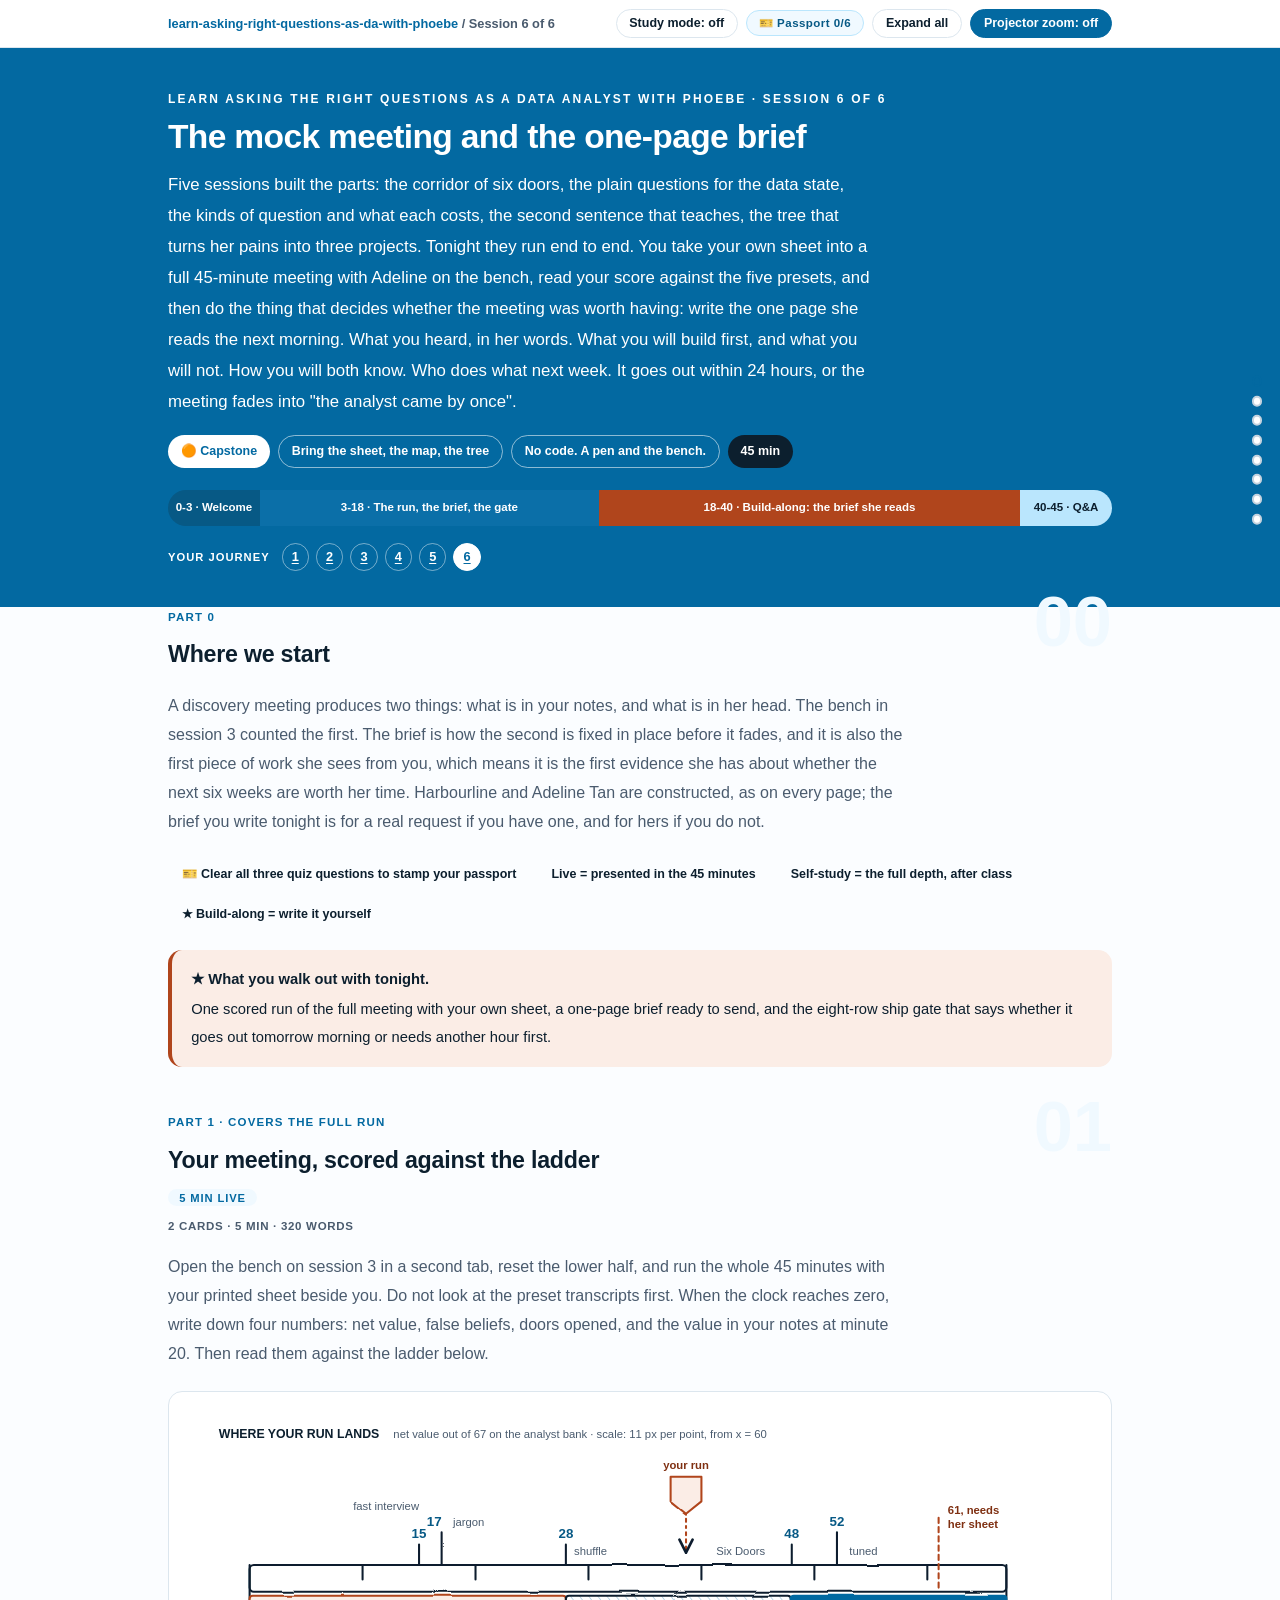
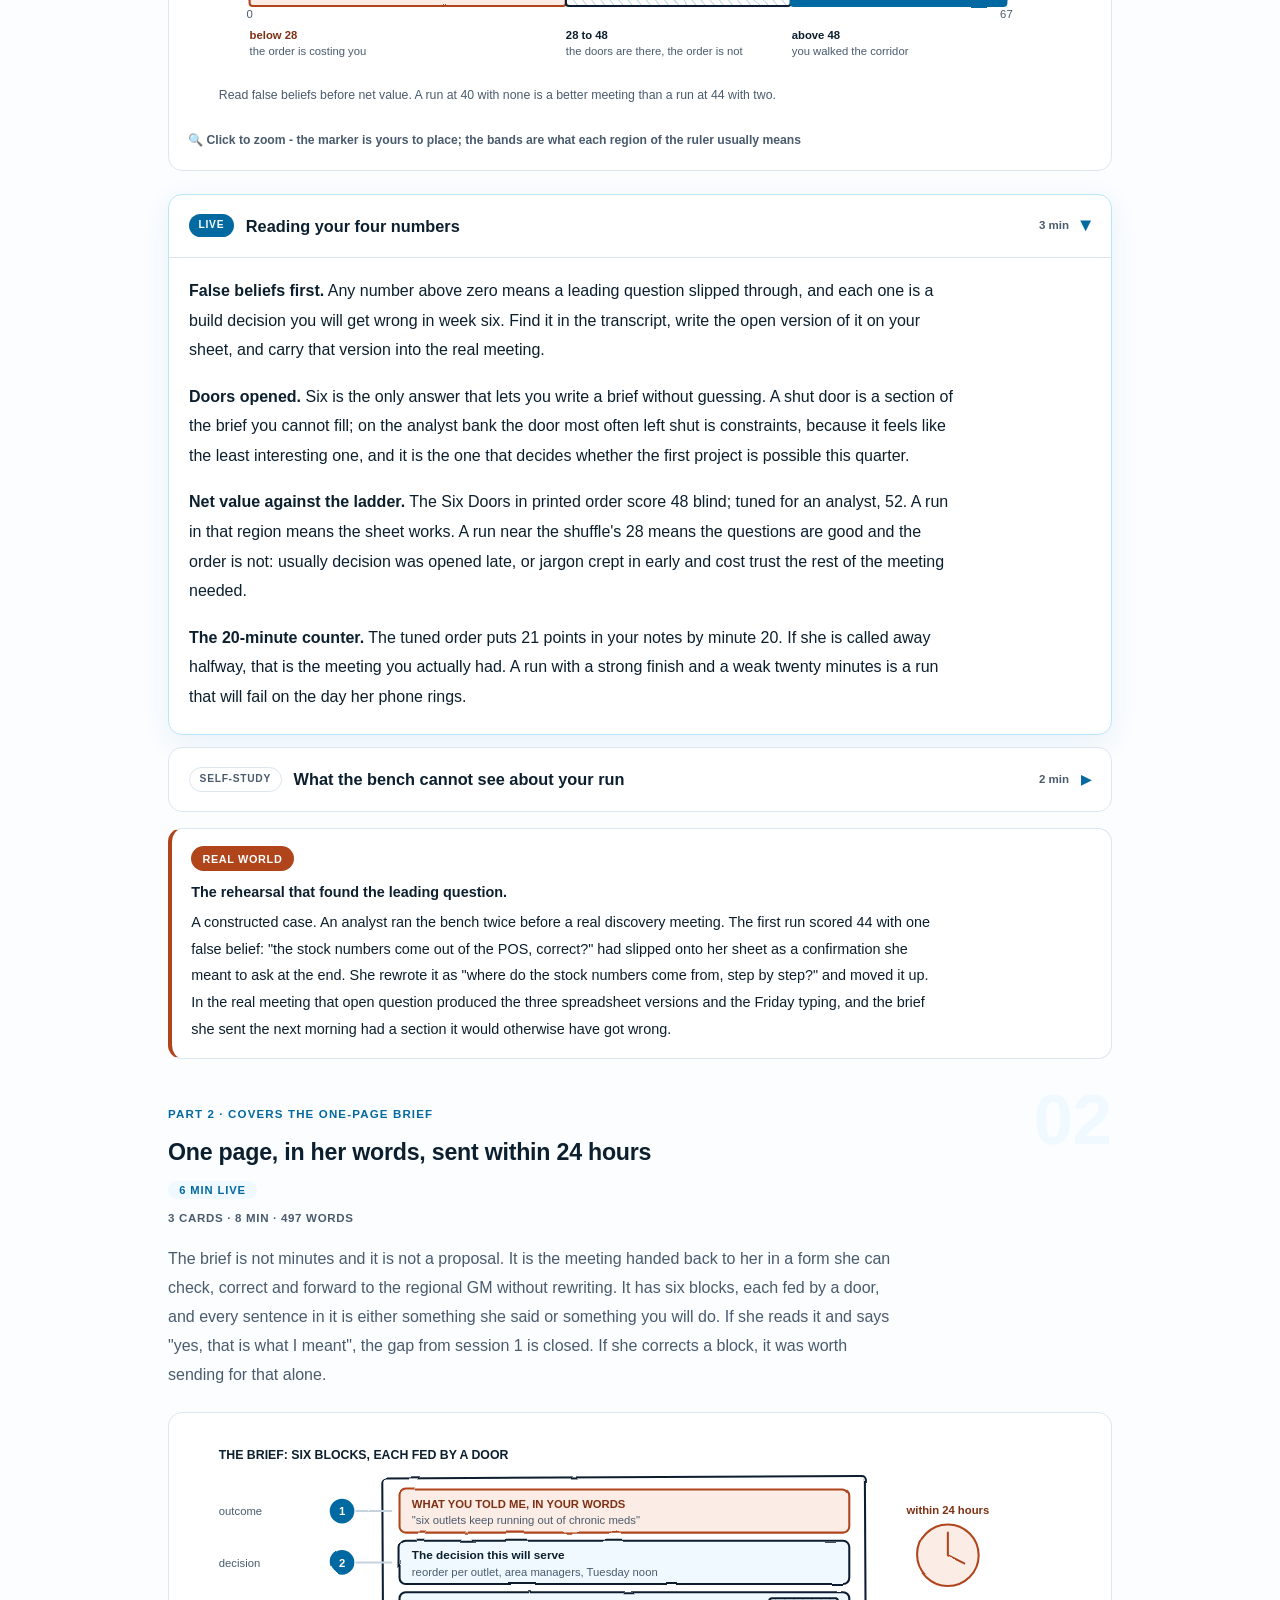
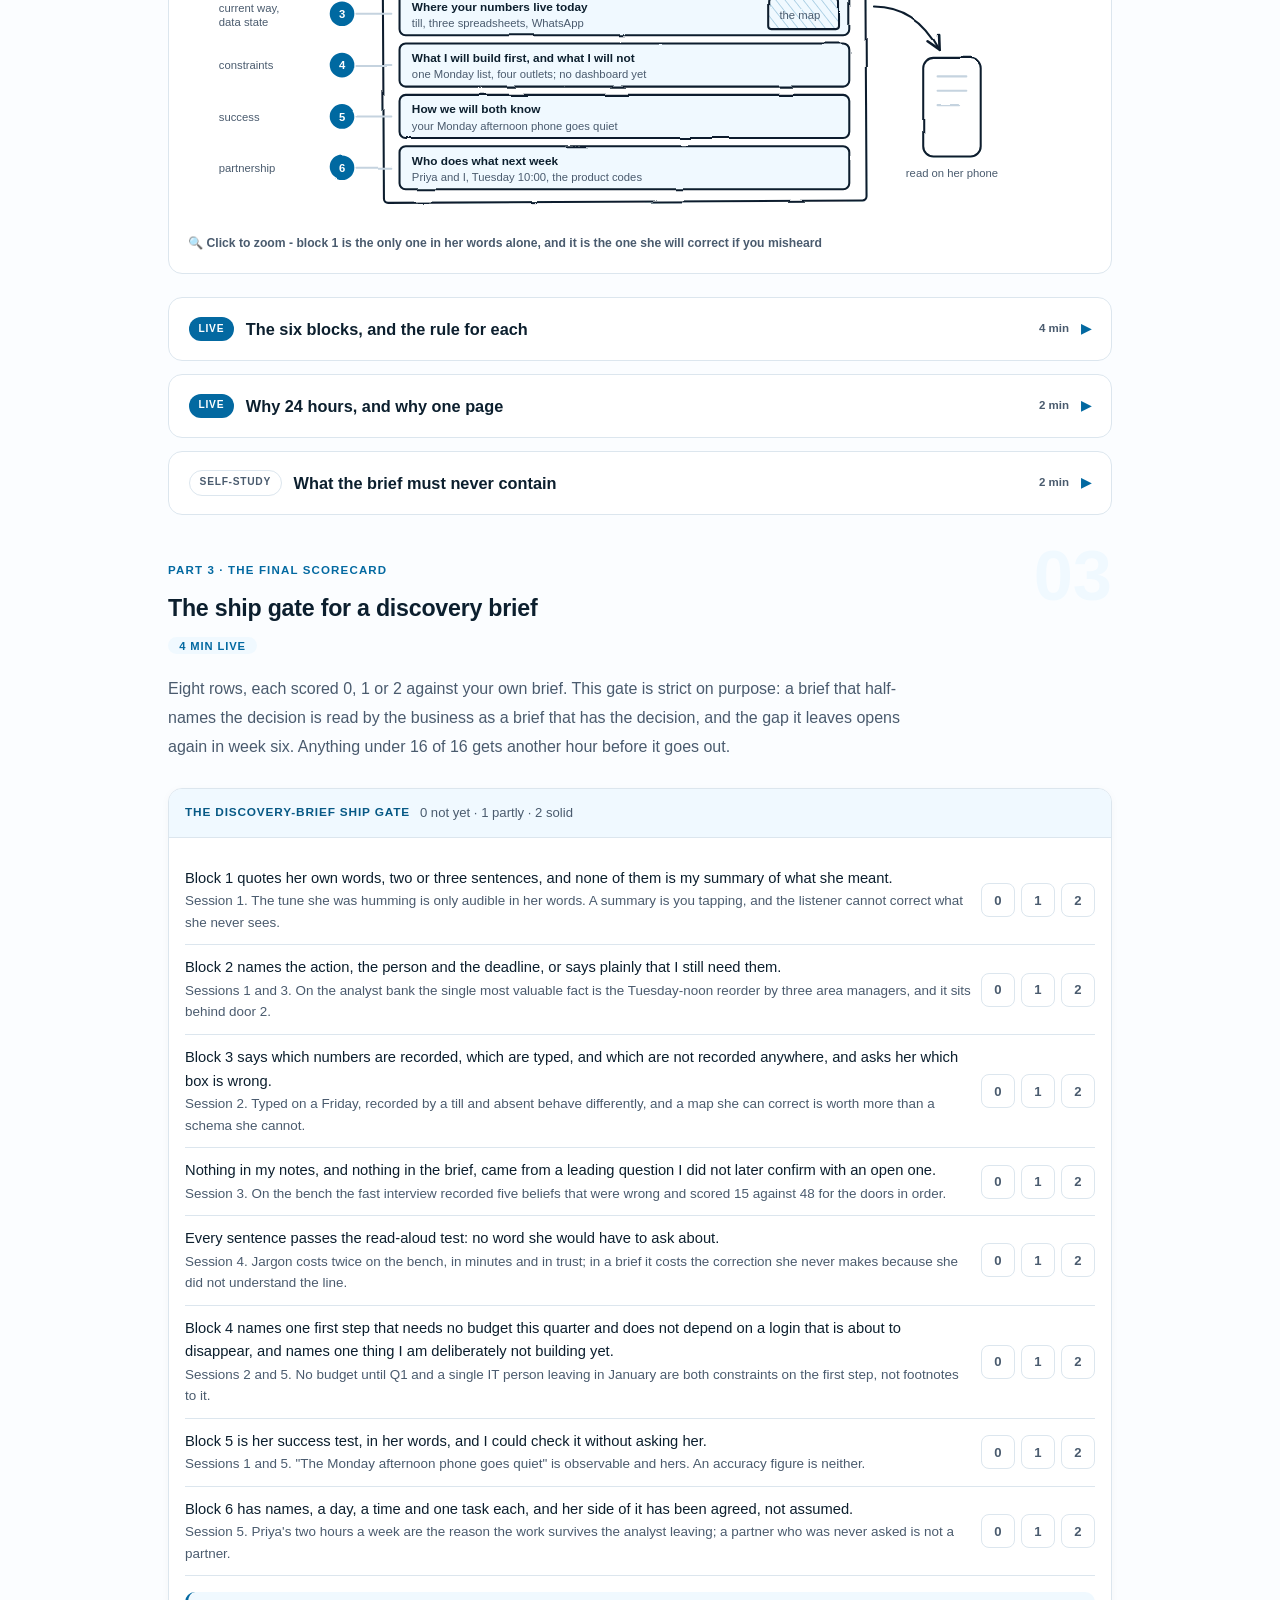
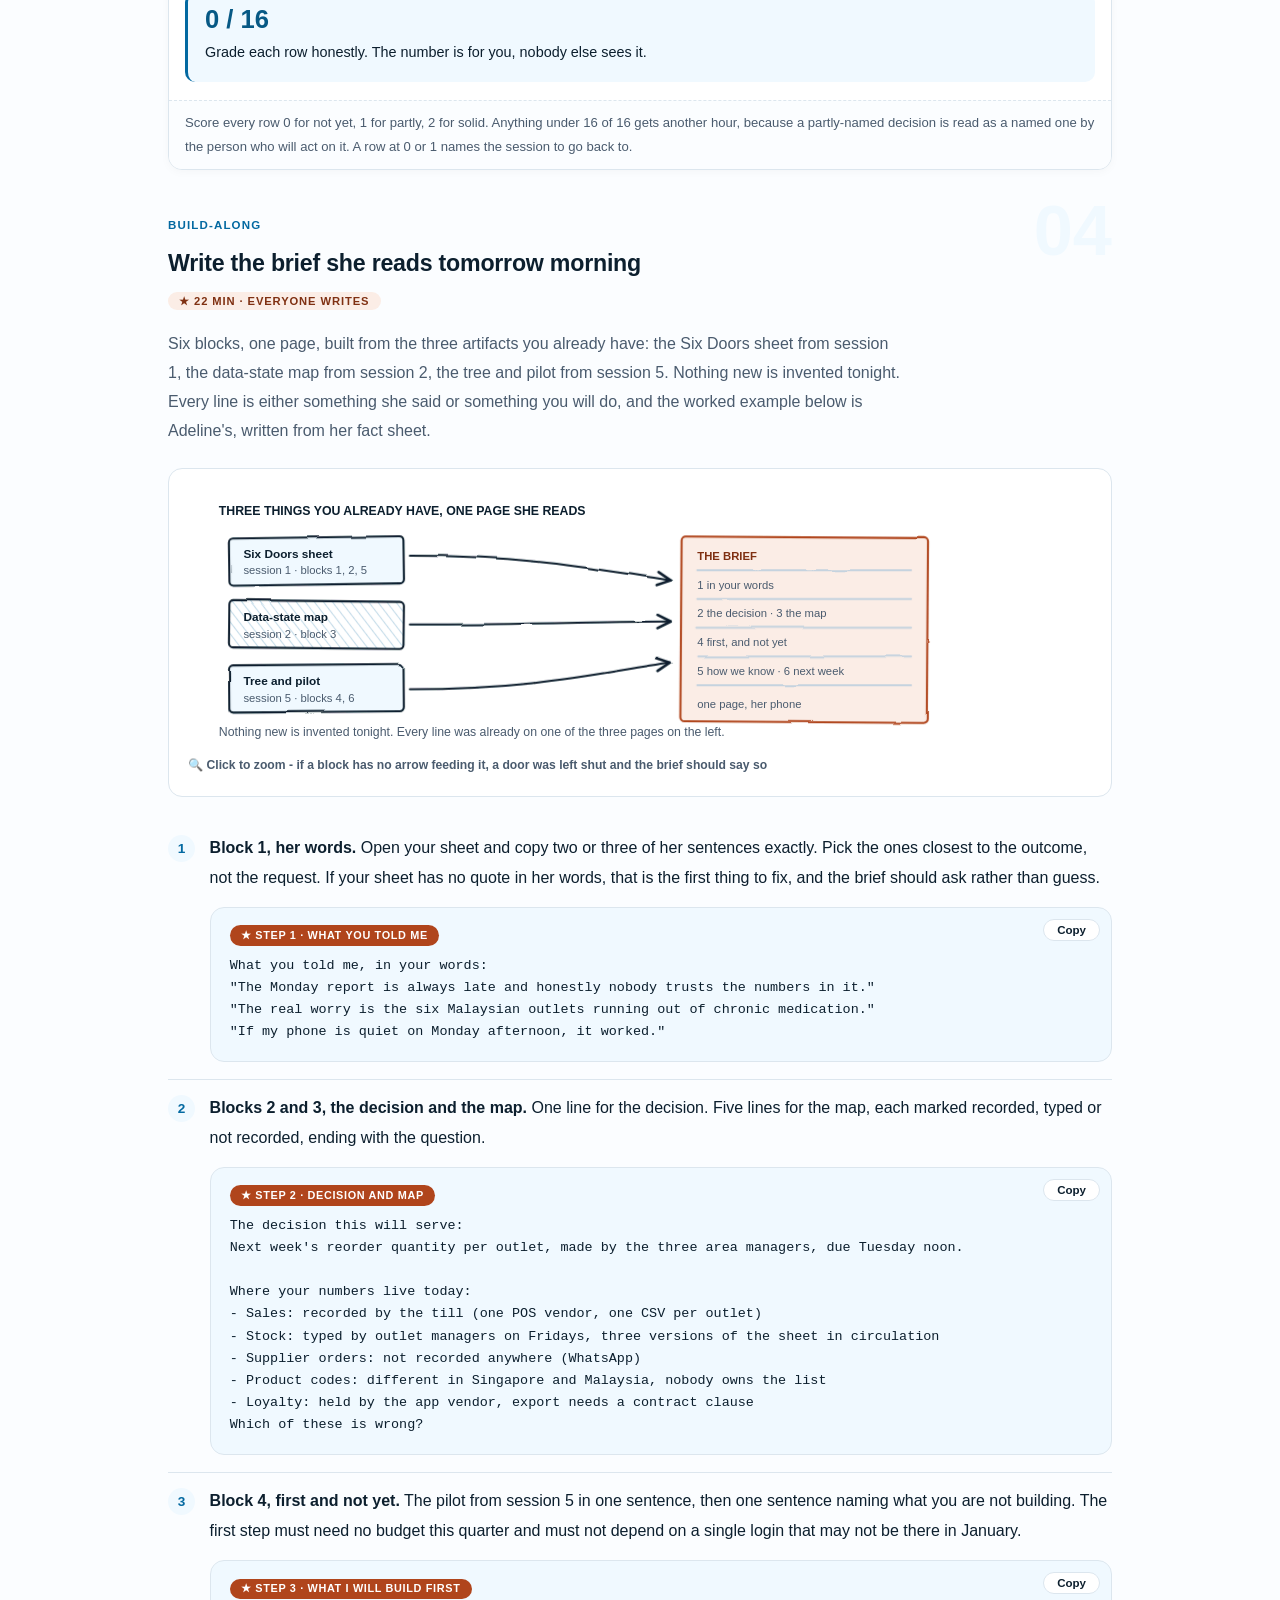
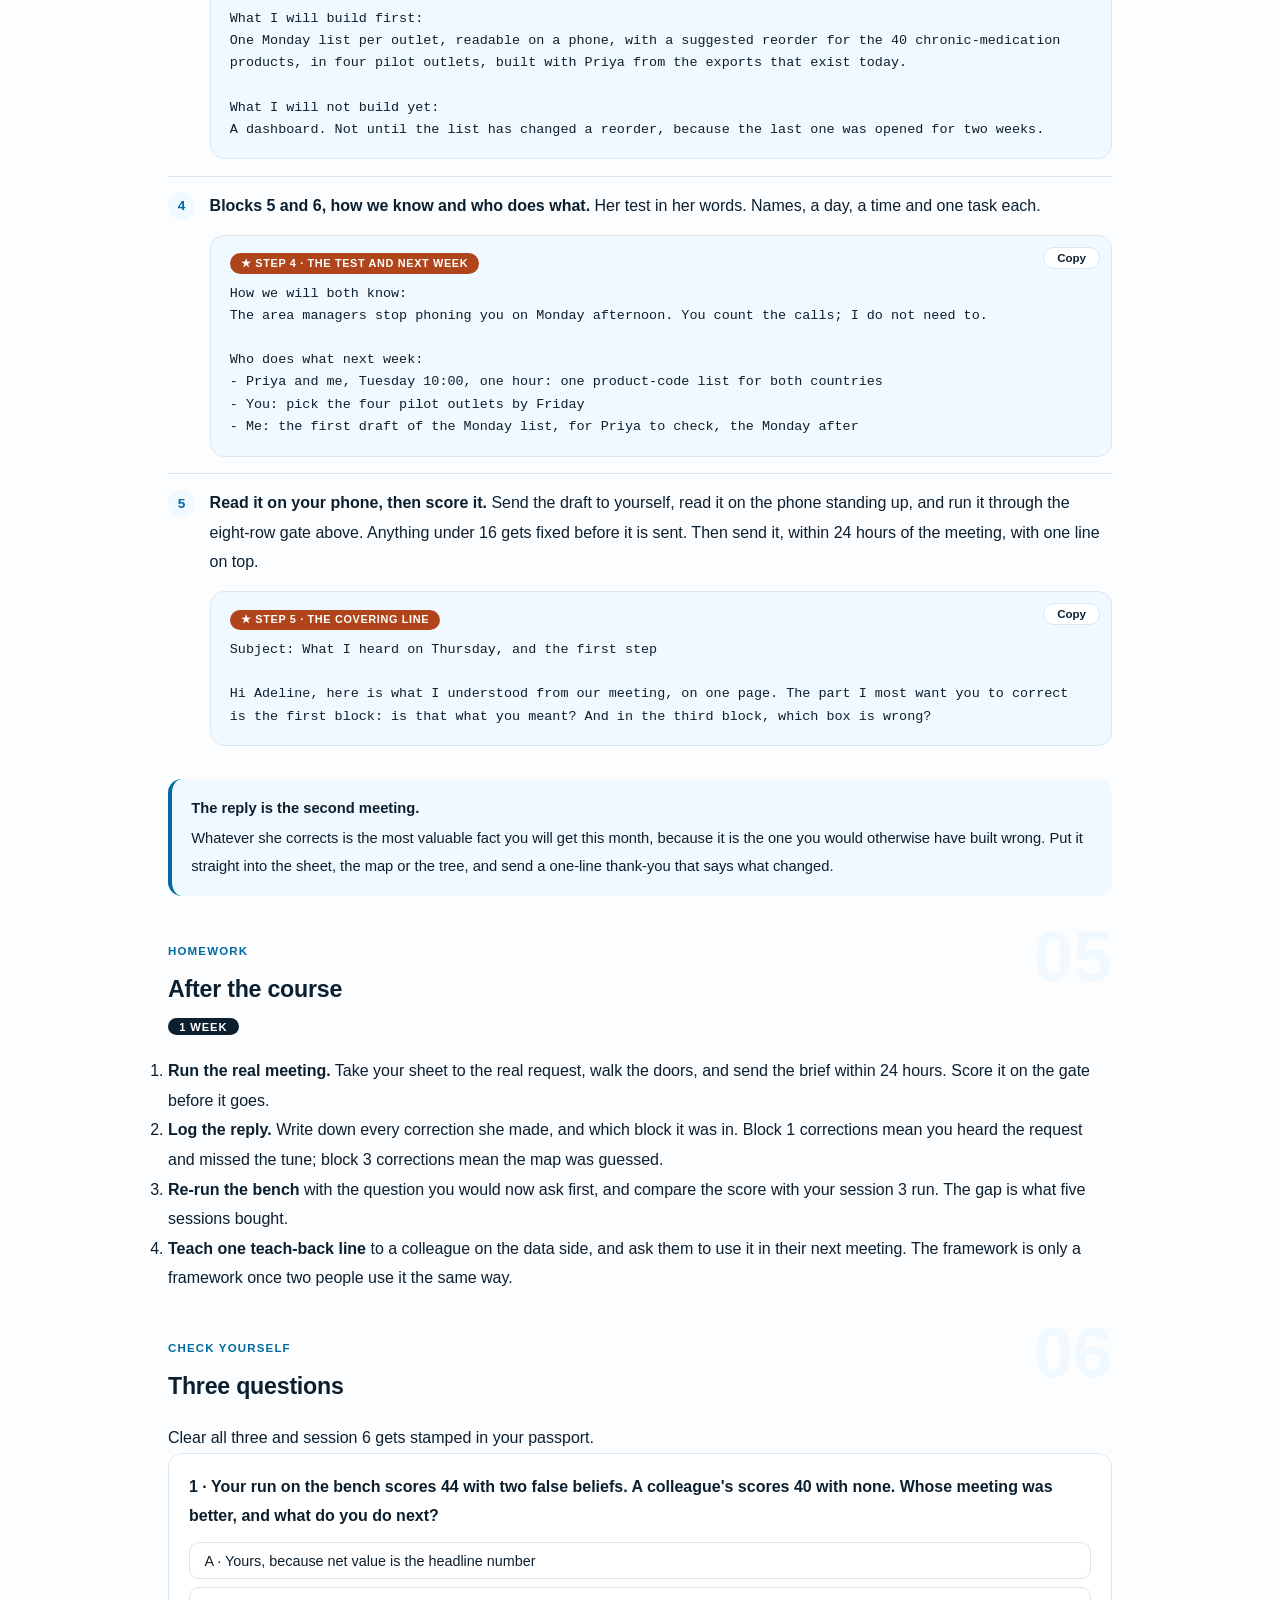
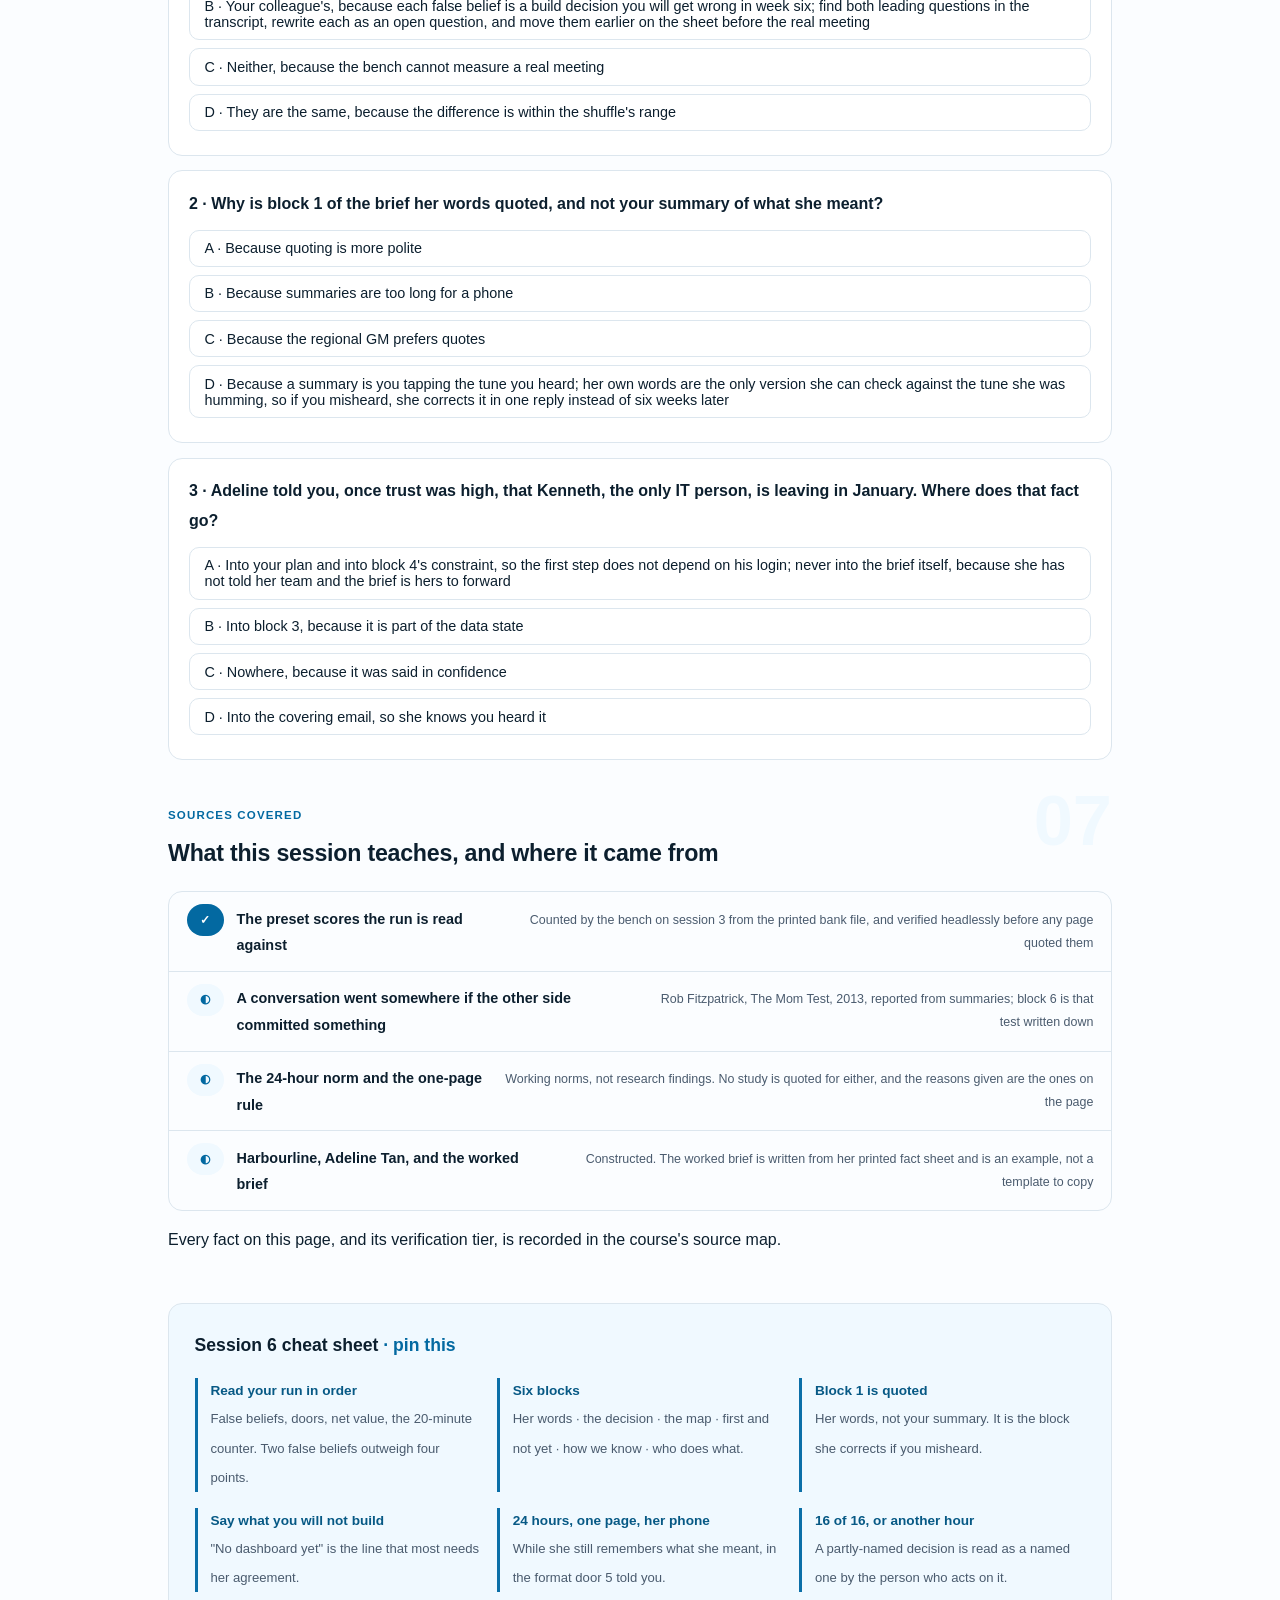
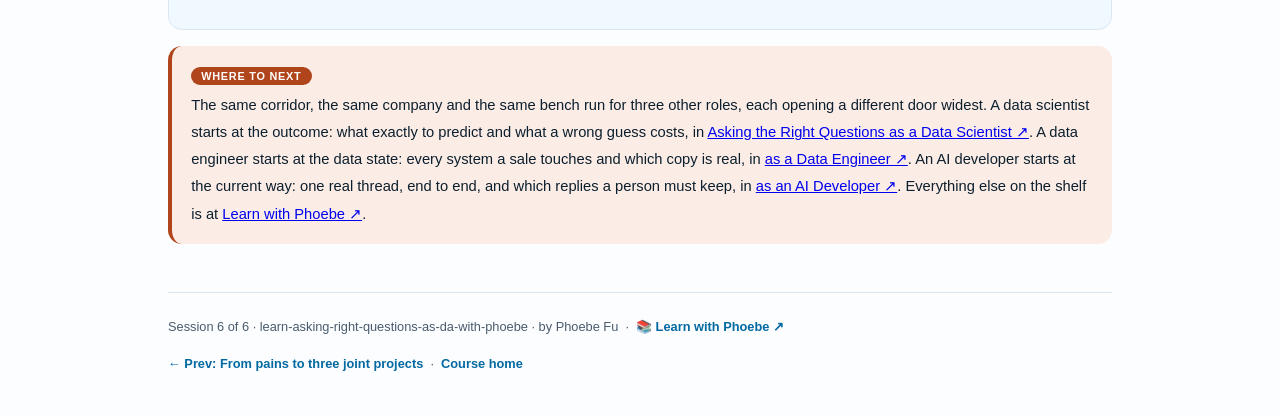
<file: courses/06-the-mock-meeting-and-the-brief.html>
<!DOCTYPE html>
<html lang="en">
<head>
<meta charset="UTF-8">
<meta name="viewport" content="width=device-width, initial-scale=1.0">
<!-- social:start -->
<meta name="description" content="Session 6 of 6. The capstone: a full 45-minute discovery meeting run on the bench with your own sheet, scored against the five presets, then the one-page brief a business person can read the next morning, and the strict ship gate that decides whether it goes out.">
<meta property="og:type" content="article">
<meta property="og:site_name" content="Learn with Phoebe">
<meta property="og:title" content="The mock meeting and the one-page brief - learn asking the right questions as a data analyst with phoebe">
<meta property="og:description" content="Session 6 of 6. Your meeting, scored. Then one page she can read, sent within 24 hours.">
<meta property="og:url" content="https://phoebefu6.github.io/learn-asking-right-questions-as-da-with-phoebe/courses/06-the-mock-meeting-and-the-brief.html">
<meta property="og:image" content="https://phoebefu6.github.io/learn-asking-right-questions-as-da-with-phoebe/assets/og-cover.png">
<meta property="og:image:width" content="1200">
<meta property="og:image:height" content="630">
<meta name="twitter:card" content="summary_large_image">
<meta name="twitter:title" content="The mock meeting and the one-page brief - learn asking the right questions as a data analyst with phoebe">
<meta name="twitter:description" content="Session 6 of 6. The full run, the brief, the ship gate.">
<meta name="twitter:image" content="https://phoebefu6.github.io/learn-asking-right-questions-as-da-with-phoebe/assets/og-cover.png">
<!-- social:end -->
<title>Session 6 · The mock meeting and the one-page brief - learn asking the right questions as a data analyst with phoebe</title>
<link rel="stylesheet" href="../assets/style.css?v=20">
</head>
<body>

<div class="toolbar">
  <div class="wrap">
    <span class="crumb"><a href="../index.html">learn-asking-right-questions-as-da-with-phoebe</a> / Session 6 of 6</span>
    <button class="btn" id="toggle-all" type="button">Expand all</button>
    <button class="btn primary" id="zoom-toggle" type="button">Projector zoom: off</button>
  </div>
</div>

<header class="masthead">
  <div class="wrap">
    <div class="eyebrow">Learn Asking the Right Questions as a Data Analyst with Phoebe · Session 6 of 6</div>
    <h1>The mock meeting and the <span class="accent">one-page brief</span></h1>
    <p class="sub">Five sessions built the parts: the corridor of six doors, the plain questions for the data state, the kinds of question and what each costs, the second sentence that teaches, the tree that turns her pains into three projects. Tonight they run end to end. You take your own sheet into a full 45-minute meeting with Adeline on the bench, read your score against the five presets, and then do the thing that decides whether the meeting was worth having: write the one page she reads the next morning. What you heard, in her words. What you will build first, and what you will not. How you will both know. Who does what next week. It goes out within 24 hours, or the meeting fades into "the analyst came by once".</p>
    <div class="chip-row">
      <span class="chip level">🟠 Capstone</span>
      <span class="chip audience">Bring the sheet, the map, the tree</span>
      <span class="chip audience">No code. A pen and the bench.</span>
      <span class="chip time">45 min</span>
    </div>
    <div class="agenda">
      <span class="a1" style="flex:1">0-3 · Welcome</span>
      <span class="a2" style="flex:4">3-18 · The run, the brief, the gate</span>
      <span class="a3" style="flex:5">18-40 · Build-along: the brief she reads</span>
      <span class="a4" style="flex:1">40-45 · Q&amp;A</span>
    </div>
  </div>
</header>

<main class="wrap">

  <section class="section" id="intro">
    <div class="section-kicker">
      <span class="klabel">Part 0</span>
      <h2>Where we start</h2>
    </div>
    <p class="lede">A discovery meeting produces two things: what is in your notes, and what is in her head. The bench in session 3 counted the first. The brief is how the second is fixed in place before it fades, and it is also the first piece of work she sees from you, which means it is the first evidence she has about whether the next six weeks are worth her time. Harbourline and Adeline Tan are constructed, as on every page; the brief you write tonight is for a real request if you have one, and for hers if you do not.</p>

    <div class="legend">
      <span class="pill">🎫 Clear all three quiz questions to stamp your passport</span>
      <span class="pill">Live = presented in the 45 minutes</span>
      <span class="pill">Self-study = the full depth, after class</span>
      <span class="pill">★ Build-along = write it yourself</span>
    </div>

    <div class="callout win">
      <p><strong>★ What you walk out with tonight.</strong> One scored run of the full meeting with your own sheet, a one-page brief ready to send, and the eight-row ship gate that says whether it goes out tomorrow morning or needs another hour first.</p>
    </div>
  </section>

  <section class="section" id="part-1">
    <div class="section-kicker">
      <span class="klabel">Part 1 · covers the full run</span>
      <h2>Your meeting, scored against the ladder</h2>
      <span class="tag concept">5 min live</span>
    </div>
    <p class="lede">Open the bench on session 3 in a second tab, reset the lower half, and run the whole 45 minutes with your printed sheet beside you. Do not look at the preset transcripts first. When the clock reaches zero, write down four numbers: net value, false beliefs, doors opened, and the value in your notes at minute 20. Then read them against the ladder below.</p>

    <figure class="zoomable">
      <svg viewBox="0 0 880 300" xmlns="http://www.w3.org/2000/svg" role="img" aria-label="A hand-drawn ruler from 0 to 67 points with five marks for the presets on the analyst bank: the efficient interview at 15, the technical opener at 17, a shuffle averaging 28, Six Doors in order at 48, Six Doors tuned for an analyst at 52, and a dashed mark at 61 for an optimizer that can read the fact sheet. An empty terracotta marker labelled your run hangs above the ruler with an arrow, waiting to be placed. Three bands underneath read: below 28 your order is costing you, 28 to 48 the doors are there but not the order, above 48 you walked the corridor.">
        <defs>
          <filter id="s6aSk" x="-3%" y="-3%" width="106%" height="106%"><feTurbulence type="fractalNoise" baseFrequency="0.02" numOctaves="2" seed="71" result="n"/><feDisplacementMap in="SourceGraphic" in2="n" scale="2.4" xChannelSelector="R" yChannelSelector="G"/></filter>
          <pattern id="s6aHc" patternUnits="userSpaceOnUse" width="7" height="7" patternTransform="rotate(-38)"><line x1="0" y1="0" x2="0" y2="7" stroke="#0369A1" stroke-width="1" opacity=".5"/></pattern>
          <marker id="s6aAr" viewBox="0 0 10 10" refX="9" refY="5" markerWidth="8" markerHeight="8" orient="auto"><path d="M1 1 L9 5 L1 9" fill="none" stroke="#0C1F2E" stroke-width="1.6" stroke-linecap="round"/></marker>
        </defs>
        <style>
          .s6aH { font: 800 12px Inter, sans-serif; fill: #0C1F2E; }
          .s6aL { font: 600 11px Inter, sans-serif; fill: #0C1F2E; }
          .s6aS { font: 400 11px Inter, sans-serif; fill: #4A5B6E; }
          .s6aB { font: 800 11px Inter, sans-serif; fill: #7F3012; }
          .s6aV { font: 800 13px Inter, sans-serif; fill: #075985; }
          .s6aN { font: 400 12px Inter, sans-serif; fill: #4A5B6E; }
        </style>

        <text class="s6aH" x="30" y="26">WHERE YOUR RUN LANDS</text>
        <text class="s6aS" x="200" y="26">net value out of 67 on the analyst bank · scale: 11 px per point, from x = 60</text>

        <g filter="url(#s6aSk)" fill="none" stroke="#0C1F2E" stroke-width="2" stroke-linecap="round" stroke-linejoin="round">
          <!-- ruler 0..67 -> x 60..797 -->
          <rect x="60" y="150" width="737" height="26" rx="4" fill="#FFFFFF"/>
          <path d="M60 150 L60 184 M170 150 L170 164 M280 150 L280 164 M390 150 L390 164 M500 150 L500 164 M610 150 L610 164 M720 150 L720 164 M797 150 L797 184"/>
          <!-- band fills: 0-28 hatch light, 28-48, 48-67 -->
          <rect x="60" y="180" width="308" height="10" rx="3" fill="#FBEDE6" stroke="#B0451C"/>
          <rect x="368" y="180" width="220" height="10" rx="3" fill="url(#s6aHc)"/>
          <rect x="588" y="180" width="209" height="10" rx="3" fill="#0369A1" stroke="#0369A1"/>
          <!-- preset ticks: 15->225, 17->247, 28->368, 48->588, 52->632, 61->731 -->
          <path d="M225 130 L225 150 M247 118 L247 150 M368 130 L368 150 M588 130 L588 150 M632 118 L632 150"/>
          <path d="M731 104 L731 176" stroke="#B0451C" stroke-dasharray="5 4"/>
          <!-- your run marker, floating -->
          <path d="M470 64 L500 64 L500 88 L485 100 L470 88 Z" fill="#FBEDE6" stroke="#B0451C"/>
          <path d="M485 104 L485 138" stroke="#B0451C" stroke-dasharray="3 4" marker-end="url(#s6aAr)"/>
        </g>

        <text class="s6aS" x="60" y="202" text-anchor="middle">0</text>
        <text class="s6aS" x="797" y="202" text-anchor="middle">67</text>
        <text class="s6aV" x="225" y="124" text-anchor="middle">15</text>
        <text class="s6aS" x="225" y="96" text-anchor="end">fast interview</text>
        <text class="s6aV" x="247" y="112" text-anchor="end">17</text>
        <text class="s6aS" x="258" y="112">jargon</text>
        <text class="s6aV" x="368" y="124" text-anchor="middle">28</text>
        <text class="s6aS" x="376" y="140">shuffle</text>
        <text class="s6aV" x="588" y="124" text-anchor="middle">48</text>
        <text class="s6aS" x="562" y="140" text-anchor="end">Six Doors</text>
        <text class="s6aV" x="632" y="112" text-anchor="middle">52</text>
        <text class="s6aS" x="644" y="140">tuned</text>
        <text class="s6aB" x="740" y="100">61, needs</text>
        <text class="s6aB" x="740" y="114">her sheet</text>
        <text class="s6aB" x="485" y="56" text-anchor="middle">your run</text>

        <text class="s6aB" x="60" y="222">below 28</text>
        <text class="s6aS" x="60" y="238">the order is costing you</text>
        <text class="s6aL" x="368" y="222">28 to 48</text>
        <text class="s6aS" x="368" y="238">the doors are there, the order is not</text>
        <text class="s6aL" x="588" y="222">above 48</text>
        <text class="s6aS" x="588" y="238">you walked the corridor</text>

        <text class="s6aN" x="30" y="280">Read false beliefs before net value. A run at 40 with none is a better meeting than a run at 44 with two.</text>
      </svg>
      <figcaption>🔍 Click to zoom - the marker is yours to place; the bands are what each region of the ruler usually means</figcaption>
    </figure>

    <details class="card" open>
      <summary><span class="mode live">Live</span>Reading your four numbers<span class="mini">3 min</span><span class="caret">▶</span></summary>
      <div class="body">
        <p><strong>False beliefs first.</strong> Any number above zero means a leading question slipped through, and each one is a build decision you will get wrong in week six. Find it in the transcript, write the open version of it on your sheet, and carry that version into the real meeting.</p>
        <p><strong>Doors opened.</strong> Six is the only answer that lets you write a brief without guessing. A shut door is a section of the brief you cannot fill; on the analyst bank the door most often left shut is constraints, because it feels like the least interesting one, and it is the one that decides whether the first project is possible this quarter.</p>
        <p><strong>Net value against the ladder.</strong> The Six Doors in printed order score 48 blind; tuned for an analyst, 52. A run in that region means the sheet works. A run near the shuffle's 28 means the questions are good and the order is not: usually decision was opened late, or jargon crept in early and cost trust the rest of the meeting needed.</p>
        <p><strong>The 20-minute counter.</strong> The tuned order puts 21 points in your notes by minute 20. If she is called away halfway, that is the meeting you actually had. A run with a strong finish and a weak twenty minutes is a run that will fail on the day her phone rings.</p>
      </div>
    </details>

    <details class="card">
      <summary><span class="mode self">Self-study</span>What the bench cannot see about your run<span class="mini">2 min</span><span class="caret">▶</span></summary>
      <div class="body">
        <p>The bench scores what you asked and what came back. It does not hear your tone, see whether you looked at her or at your laptop, or notice the moment she leaned forward because a question was about her actual Monday. Those matter, and no widget measures them honestly. The run is a rehearsal for the order and the kinds, not a verdict on you as an interviewer. If you can, run the real meeting next week with a colleague taking notes, and ask them one thing afterwards: when did she start giving longer answers?</p>
      </div>
    </details>

    <div class="callout example">
      <span class="ex-pill">Real world</span>
      <p><strong>The rehearsal that found the leading question.</strong> A constructed case. An analyst ran the bench twice before a real discovery meeting. The first run scored 44 with one false belief: "the stock numbers come out of the POS, correct?" had slipped onto her sheet as a confirmation she meant to ask at the end. She rewrote it as "where do the stock numbers come from, step by step?" and moved it up. In the real meeting that open question produced the three spreadsheet versions and the Friday typing, and the brief she sent the next morning had a section it would otherwise have got wrong.</p>
    </div>
  </section>

  <section class="section" id="part-2">
    <div class="section-kicker">
      <span class="klabel">Part 2 · covers the one-page brief</span>
      <h2>One page, in her words, sent within 24 hours</h2>
      <span class="tag concept">6 min live</span>
    </div>
    <p class="lede">The brief is not minutes and it is not a proposal. It is the meeting handed back to her in a form she can check, correct and forward to the regional GM without rewriting. It has six blocks, each fed by a door, and every sentence in it is either something she said or something you will do. If she reads it and says "yes, that is what I meant", the gap from session 1 is closed. If she corrects a block, it was worth sending for that alone.</p>

    <figure class="zoomable">
      <svg viewBox="0 0 880 380" xmlns="http://www.w3.org/2000/svg" role="img" aria-label="A hand-drawn single page with six blocks stacked top to bottom: what you told me, in your words; the decision this will serve; where the numbers live today, with the data-state map as a thumbnail; what I will build first and what I will not; how we will both know; who does what next week. On the left, six small door badges connect each block to the door that fed it: outcome and decision to the first two, current way and data state to the third, outcome and constraints to the fourth, success to the fifth and partnership to the sixth. On the right, a clock reads 24 hours and an arrow leads to her phone.">
        <defs>
          <filter id="s6bSk" x="-3%" y="-3%" width="106%" height="106%"><feTurbulence type="fractalNoise" baseFrequency="0.02" numOctaves="2" seed="83" result="n"/><feDisplacementMap in="SourceGraphic" in2="n" scale="2.4" xChannelSelector="R" yChannelSelector="G"/></filter>
          <pattern id="s6bHc" patternUnits="userSpaceOnUse" width="7" height="7" patternTransform="rotate(-38)"><line x1="0" y1="0" x2="0" y2="7" stroke="#0369A1" stroke-width="1" opacity=".5"/></pattern>
          <marker id="s6bAr" viewBox="0 0 10 10" refX="9" refY="5" markerWidth="8" markerHeight="8" orient="auto"><path d="M1 1 L9 5 L1 9" fill="none" stroke="#0C1F2E" stroke-width="1.6" stroke-linecap="round"/></marker>
        </defs>
        <style>
          .s6bH { font: 800 12px Inter, sans-serif; fill: #0C1F2E; }
          .s6bL { font: 700 11.5px Inter, sans-serif; fill: #0C1F2E; }
          .s6bS { font: 400 11px Inter, sans-serif; fill: #4A5B6E; }
          .s6bB { font: 800 11px Inter, sans-serif; fill: #7F3012; }
          .s6bW { font: 800 11px Inter, sans-serif; fill: #FFFFFF; }
          .s6bN { font: 400 12px Inter, sans-serif; fill: #4A5B6E; }
        </style>

        <text class="s6bH" x="30" y="26">THE BRIEF: SIX BLOCKS, EACH FED BY A DOOR</text>

        <g filter="url(#s6bSk)" fill="none" stroke="#0C1F2E" stroke-width="2" stroke-linecap="round" stroke-linejoin="round">
          <!-- the page -->
          <rect x="190" y="44" width="470" height="316" rx="4" transform="rotate(-0.3 425 202)" fill="#FFFFFF"/>
          <!-- six blocks, 44 tall, 8 gap, from y=56 -->
          <rect x="206" y="56" width="438" height="42" rx="6" fill="#FBEDE6" stroke="#B0451C"/>
          <rect x="206" y="106" width="438" height="42" rx="6" fill="#F0F9FF"/>
          <rect x="206" y="156" width="438" height="42" rx="6" fill="#F0F9FF"/>
          <rect x="566" y="162" width="68" height="30" rx="3" fill="url(#s6bHc)"/>
          <rect x="206" y="206" width="438" height="42" rx="6" fill="#F0F9FF"/>
          <rect x="206" y="256" width="438" height="42" rx="6" fill="#F0F9FF"/>
          <rect x="206" y="306" width="438" height="42" rx="6" fill="#F0F9FF"/>
          <!-- door badges on the left -->
          <circle cx="150" cy="77" r="11" fill="#0369A1" stroke="#0369A1"/>
          <circle cx="150" cy="127" r="11" fill="#0369A1" stroke="#0369A1"/>
          <circle cx="150" cy="177" r="11" fill="#0369A1" stroke="#0369A1"/>
          <circle cx="150" cy="227" r="11" fill="#0369A1" stroke="#0369A1"/>
          <circle cx="150" cy="277" r="11" fill="#0369A1" stroke="#0369A1"/>
          <circle cx="150" cy="327" r="11" fill="#0369A1" stroke="#0369A1"/>
          <path d="M164 77 L198 77 M164 127 L198 127 M164 177 L198 177 M164 227 L198 227 M164 277 L198 277 M164 327 L198 327" stroke="#C5D3DF"/>
          <!-- clock and phone -->
          <circle cx="740" cy="120" r="30" fill="#FBEDE6" stroke="#B0451C"/>
          <path d="M740 120 L740 98 M740 120 L756 128" stroke="#B0451C"/>
          <path d="M668 170 C700 170 720 190 732 212" marker-end="url(#s6bAr)"/>
          <rect x="716" y="220" width="56" height="96" rx="10" fill="#FFFFFF"/>
          <path d="M730 238 L758 238 M730 252 L758 252 M730 266 L750 266" stroke="#C5D3DF"/>
        </g>

        <text class="s6bW" x="150" y="81" text-anchor="middle">1</text>
        <text class="s6bW" x="150" y="131" text-anchor="middle">2</text>
        <text class="s6bW" x="150" y="181" text-anchor="middle">3</text>
        <text class="s6bW" x="150" y="231" text-anchor="middle">4</text>
        <text class="s6bW" x="150" y="281" text-anchor="middle">5</text>
        <text class="s6bW" x="150" y="331" text-anchor="middle">6</text>
        <text class="s6bS" x="30" y="81">outcome</text>
        <text class="s6bS" x="30" y="131">decision</text>
        <text class="s6bS" x="30" y="175">current way,</text>
        <text class="s6bS" x="30" y="189">data state</text>
        <text class="s6bS" x="30" y="231">constraints</text>
        <text class="s6bS" x="30" y="281">success</text>
        <text class="s6bS" x="30" y="331">partnership</text>

        <text class="s6bB" x="218" y="74">WHAT YOU TOLD ME, IN YOUR WORDS</text>
        <text class="s6bS" x="218" y="90">"six outlets keep running out of chronic meds"</text>
        <text class="s6bL" x="218" y="124">The decision this will serve</text>
        <text class="s6bS" x="218" y="140">reorder per outlet, area managers, Tuesday noon</text>
        <text class="s6bL" x="218" y="174">Where your numbers live today</text>
        <text class="s6bS" x="218" y="190">till, three spreadsheets, WhatsApp</text>
        <text class="s6bS" x="576" y="182">the map</text>
        <text class="s6bL" x="218" y="224">What I will build first, and what I will not</text>
        <text class="s6bS" x="218" y="240">one Monday list, four outlets; no dashboard yet</text>
        <text class="s6bL" x="218" y="274">How we will both know</text>
        <text class="s6bS" x="218" y="290">your Monday afternoon phone goes quiet</text>
        <text class="s6bL" x="218" y="324">Who does what next week</text>
        <text class="s6bS" x="218" y="340">Priya and I, Tuesday 10:00, the product codes</text>

        <text class="s6bB" x="740" y="80" text-anchor="middle">within 24 hours</text>
        <text class="s6bS" x="744" y="336" text-anchor="middle">read on her phone</text>
      </svg>
      <figcaption>🔍 Click to zoom - block 1 is the only one in her words alone, and it is the one she will correct if you misheard</figcaption>
    </figure>

    <details class="card">
      <summary><span class="mode live">Live</span>The six blocks, and the rule for each<span class="mini">4 min</span><span class="caret">▶</span></summary>
      <div class="body">
        <p><strong>1 · What you told me, in your words.</strong> Two or three sentences she said, quoted. Not your summary. This is the block that closes the gap from session 1: if the tune you heard is not the tune she was humming, she will say so here, and it costs one email instead of six weeks.</p>
        <p><strong>2 · The decision this will serve.</strong> The action, the person, the deadline, from door 2. One line. If you cannot write it, you did not open the door, and the brief should say "I still need to understand who acts on this and by when" rather than invent it.</p>
        <p><strong>3 · Where your numbers live today.</strong> The data-state map from session 2, as a thumbnail or five lines of text, with one question: "which box is wrong?"</p>
        <p><strong>4 · What I will build first, and what I will not.</strong> The pilot from session 5, one sentence, and one sentence naming what you are deliberately not doing yet. Saying "no dashboard yet" out loud, to a person who asked for a dashboard, is the most useful line in the brief when the outcome behind it was something else. It is also the line that most needs her agreement.</p>
        <p><strong>5 · How we will both know.</strong> Her success test, in her words: "your Monday afternoon phone goes quiet". Not an accuracy figure, not a login count.</p>
        <p><strong>6 · Who does what next week.</strong> Names, a day, a time, one task each. Fitzpatrick's test for whether a conversation went anywhere is whether the other side committed something, time, a name, an introduction; this block is where her commitment is written down so it cannot quietly lapse.</p>
      </div>
    </details>

    <details class="card">
      <summary><span class="mode live">Live</span>Why 24 hours, and why one page<span class="mini">2 min</span><span class="caret">▶</span></summary>
      <div class="body">
        <p>Within a day she still remembers what she meant, so a correction is cheap and specific. After a week she remembers that you came by, and a brief arriving then reads as a proposal to be evaluated rather than a record to be checked. No study is quoted for the 24 hours; it is a working norm, and the reason is the one above.</p>
        <p>One page because she will read it on her phone, between outlets, as door 5 told you. Two pages is a document; a document goes into a folder to be read later; later is after the board. If a block needs more than three lines, the detail goes in an attachment she can ignore.</p>
      </div>
    </details>

    <details class="card">
      <summary><span class="mode self">Self-study</span>What the brief must never contain<span class="mini">2 min</span><span class="caret">▶</span></summary>
      <div class="body">
        <p>A word from the jargon column of session 4. A number you have not seen yet stated as if you had. A timeline longer than the date she gave you at door 5. A fact she told you in confidence, most importantly the one about Kenneth leaving in January: it shapes block 4, because the first step must not depend on a login that disappears, but it goes into your plan and not into a document she may forward to the team she has not told. The brief is hers to forward. Write it as if it will be.</p>
      </div>
    </details>
  </section>

  <section class="section" id="part-3">
    <div class="section-kicker">
      <span class="klabel">Part 3 · the final scorecard</span>
      <h2>The ship gate for a discovery brief</h2>
      <span class="tag concept">4 min live</span>
    </div>
    <p class="lede">Eight rows, each scored 0, 1 or 2 against your own brief. This gate is strict on purpose: a brief that half-names the decision is read by the business as a brief that has the decision, and the gap it leaves opens again in week six. Anything under 16 of 16 gets another hour before it goes out.</p>

    <div class="scorecard" data-title="The discovery-brief ship gate" data-msgs="Sixteen of sixteen. She can read it on her phone, correct it in one reply, and forward it without rewriting; it goes out.|Close, and not yet. Any row under 2 is a sentence she will read differently from how you meant it; fix it before sending.|Half the gate is open. The rows at 0 are usually block 1 in her words and block 6 with names; both take ten minutes and they are the two that make the brief hers.|Do not send this yet. Go back to the session each low row names, and rewrite that block before anything else." data-foot="Score every row 0 for not yet, 1 for partly, 2 for solid. Anything under 16 of 16 gets another hour, because a partly-named decision is read as a named one by the person who will act on it. A row at 0 or 1 names the session to go back to.">
      <div class="sc-row"><div class="sc-q">Block 1 quotes her own words, two or three sentences, and none of them is my summary of what she meant. <em>Session 1. The tune she was humming is only audible in her words. A summary is you tapping, and the listener cannot correct what she never sees.</em></div></div>
      <div class="sc-row"><div class="sc-q">Block 2 names the action, the person and the deadline, or says plainly that I still need them. <em>Sessions 1 and 3. On the analyst bank the single most valuable fact is the Tuesday-noon reorder by three area managers, and it sits behind door 2.</em></div></div>
      <div class="sc-row"><div class="sc-q">Block 3 says which numbers are recorded, which are typed, and which are not recorded anywhere, and asks her which box is wrong. <em>Session 2. Typed on a Friday, recorded by a till and absent behave differently, and a map she can correct is worth more than a schema she cannot.</em></div></div>
      <div class="sc-row"><div class="sc-q">Nothing in my notes, and nothing in the brief, came from a leading question I did not later confirm with an open one. <em>Session 3. On the bench the fast interview recorded five beliefs that were wrong and scored 15 against 48 for the doors in order.</em></div></div>
      <div class="sc-row"><div class="sc-q">Every sentence passes the read-aloud test: no word she would have to ask about. <em>Session 4. Jargon costs twice on the bench, in minutes and in trust; in a brief it costs the correction she never makes because she did not understand the line.</em></div></div>
      <div class="sc-row"><div class="sc-q">Block 4 names one first step that needs no budget this quarter and does not depend on a login that is about to disappear, and names one thing I am deliberately not building yet. <em>Sessions 2 and 5. No budget until Q1 and a single IT person leaving in January are both constraints on the first step, not footnotes to it.</em></div></div>
      <div class="sc-row"><div class="sc-q">Block 5 is her success test, in her words, and I could check it without asking her. <em>Sessions 1 and 5. "The Monday afternoon phone goes quiet" is observable and hers. An accuracy figure is neither.</em></div></div>
      <div class="sc-row"><div class="sc-q">Block 6 has names, a day, a time and one task each, and her side of it has been agreed, not assumed. <em>Session 5. Priya's two hours a week are the reason the work survives the analyst leaving; a partner who was never asked is not a partner.</em></div></div>
    </div>
  </section>

  <section class="section" id="demo-1">
    <div class="section-kicker">
      <span class="klabel">Build-along</span>
      <h2>Write the brief she reads tomorrow morning</h2>
      <span class="tag demo">★ 22 min · everyone writes</span>
    </div>
    <p class="lede">Six blocks, one page, built from the three artifacts you already have: the Six Doors sheet from session 1, the data-state map from session 2, the tree and pilot from session 5. Nothing new is invented tonight. Every line is either something she said or something you will do, and the worked example below is Adeline's, written from her fact sheet.</p>

    <figure class="zoomable">
      <svg viewBox="0 0 880 250" xmlns="http://www.w3.org/2000/svg" role="img" aria-label="Three hand-drawn artifacts on the left, the Six Doors sheet, the data-state map and the tree with its pilot box, each with arrows converging on a single page on the right labelled the brief. Arrows from the sheet feed blocks 1, 2 and 5; the map feeds block 3; the tree and pilot feed blocks 4 and 6. A pen rests beside the brief.">
        <defs>
          <filter id="s6cSk" x="-3%" y="-3%" width="106%" height="106%"><feTurbulence type="fractalNoise" baseFrequency="0.02" numOctaves="2" seed="97" result="n"/><feDisplacementMap in="SourceGraphic" in2="n" scale="2.4" xChannelSelector="R" yChannelSelector="G"/></filter>
          <pattern id="s6cHc" patternUnits="userSpaceOnUse" width="7" height="7" patternTransform="rotate(-38)"><line x1="0" y1="0" x2="0" y2="7" stroke="#0369A1" stroke-width="1" opacity=".5"/></pattern>
          <marker id="s6cAr" viewBox="0 0 10 10" refX="9" refY="5" markerWidth="8" markerHeight="8" orient="auto"><path d="M1 1 L9 5 L1 9" fill="none" stroke="#0C1F2E" stroke-width="1.6" stroke-linecap="round"/></marker>
        </defs>
        <style>
          .s6cH { font: 800 12px Inter, sans-serif; fill: #0C1F2E; }
          .s6cL { font: 700 11.5px Inter, sans-serif; fill: #0C1F2E; }
          .s6cS { font: 400 11px Inter, sans-serif; fill: #4A5B6E; }
          .s6cB { font: 800 11px Inter, sans-serif; fill: #7F3012; }
          .s6cN { font: 400 12px Inter, sans-serif; fill: #4A5B6E; }
        </style>

        <text class="s6cH" x="30" y="26">THREE THINGS YOU ALREADY HAVE, ONE PAGE SHE READS</text>

        <g filter="url(#s6cSk)" fill="none" stroke="#0C1F2E" stroke-width="2" stroke-linecap="round" stroke-linejoin="round">
          <rect x="40" y="48" width="170" height="46" rx="4" transform="rotate(-0.8 125 71)" fill="#F0F9FF"/>
          <rect x="40" y="110" width="170" height="46" rx="4" transform="rotate(0.6 125 133)" fill="url(#s6cHc)"/>
          <rect x="40" y="172" width="170" height="46" rx="4" transform="rotate(-0.5 125 195)" fill="#F0F9FF"/>
          <path d="M216 66 C340 66 400 80 470 90" marker-end="url(#s6cAr)"/>
          <path d="M216 133 C340 133 400 130 470 130" marker-end="url(#s6cAr)"/>
          <path d="M216 196 C340 196 400 180 470 170" marker-end="url(#s6cAr)"/>
          <rect x="480" y="48" width="240" height="180" rx="4" transform="rotate(0.4 600 138)" fill="#FBEDE6" stroke="#B0451C"/>
          <path d="M496 80 L704 80 M496 108 L704 108 M496 136 L704 136 M496 164 L704 164 M496 192 L704 192" stroke="#C5D3DF"/>
        </g>

        <text class="s6cL" x="54" y="68">Six Doors sheet</text>
        <text class="s6cS" x="54" y="84">session 1 · blocks 1, 2, 5</text>
        <text class="s6cL" x="54" y="130">Data-state map</text>
        <text class="s6cS" x="54" y="146">session 2 · block 3</text>
        <text class="s6cL" x="54" y="192">Tree and pilot</text>
        <text class="s6cS" x="54" y="208">session 5 · blocks 4, 6</text>
        <text class="s6cB" x="496" y="70">THE BRIEF</text>
        <text class="s6cS" x="496" y="98">1 in your words</text>
        <text class="s6cS" x="496" y="126">2 the decision · 3 the map</text>
        <text class="s6cS" x="496" y="154">4 first, and not yet</text>
        <text class="s6cS" x="496" y="182">5 how we know · 6 next week</text>
        <text class="s6cS" x="496" y="214">one page, her phone</text>

        <text class="s6cN" x="30" y="242">Nothing new is invented tonight. Every line was already on one of the three pages on the left.</text>
      </svg>
      <figcaption>🔍 Click to zoom - if a block has no arrow feeding it, a door was left shut and the brief should say so</figcaption>
    </figure>

    <div class="steps">
      <div class="step">
        <p><strong>Block 1, her words.</strong> Open your sheet and copy two or three of her sentences exactly. Pick the ones closest to the outcome, not the request. If your sheet has no quote in her words, that is the first thing to fix, and the brief should ask rather than guess.</p>
        <div class="prompt-box good"><span class="label">★ Step 1 · what you told me</span>What you told me, in your words:
"The Monday report is always late and honestly nobody trusts the numbers in it."
"The real worry is the six Malaysian outlets running out of chronic medication."
"If my phone is quiet on Monday afternoon, it worked."</div>
      </div>
      <div class="step">
        <p><strong>Blocks 2 and 3, the decision and the map.</strong> One line for the decision. Five lines for the map, each marked recorded, typed or not recorded, ending with the question.</p>
        <div class="prompt-box good"><span class="label">★ Step 2 · decision and map</span>The decision this will serve:
Next week's reorder quantity per outlet, made by the three area managers, due Tuesday noon.

Where your numbers live today:
- Sales: recorded by the till (one POS vendor, one CSV per outlet)
- Stock: typed by outlet managers on Fridays, three versions of the sheet in circulation
- Supplier orders: not recorded anywhere (WhatsApp)
- Product codes: different in Singapore and Malaysia, nobody owns the list
- Loyalty: held by the app vendor, export needs a contract clause
Which of these is wrong?</div>
      </div>
      <div class="step">
        <p><strong>Block 4, first and not yet.</strong> The pilot from session 5 in one sentence, then one sentence naming what you are not building. The first step must need no budget this quarter and must not depend on a single login that may not be there in January.</p>
        <div class="prompt-box good"><span class="label">★ Step 3 · what I will build first</span>What I will build first:
One Monday list per outlet, readable on a phone, with a suggested reorder for the 40 chronic-medication products, in four pilot outlets, built with Priya from the exports that exist today.

What I will not build yet:
A dashboard. Not until the list has changed a reorder, because the last one was opened for two weeks.</div>
      </div>
      <div class="step">
        <p><strong>Blocks 5 and 6, how we know and who does what.</strong> Her test in her words. Names, a day, a time and one task each.</p>
        <div class="prompt-box good"><span class="label">★ Step 4 · the test and next week</span>How we will both know:
The area managers stop phoning you on Monday afternoon. You count the calls; I do not need to.

Who does what next week:
- Priya and me, Tuesday 10:00, one hour: one product-code list for both countries
- You: pick the four pilot outlets by Friday
- Me: the first draft of the Monday list, for Priya to check, the Monday after</div>
      </div>
      <div class="step">
        <p><strong>Read it on your phone, then score it.</strong> Send the draft to yourself, read it on the phone standing up, and run it through the eight-row gate above. Anything under 16 gets fixed before it is sent. Then send it, within 24 hours of the meeting, with one line on top.</p>
        <div class="prompt-box good"><span class="label">★ Step 5 · the covering line</span>Subject: What I heard on Thursday, and the first step

Hi Adeline, here is what I understood from our meeting, on one page. The part I most want you to correct is the first block: is that what you meant? And in the third block, which box is wrong?</div>
      </div>
    </div>

    <div class="callout tip">
      <p><strong>The reply is the second meeting.</strong> Whatever she corrects is the most valuable fact you will get this month, because it is the one you would otherwise have built wrong. Put it straight into the sheet, the map or the tree, and send a one-line thank-you that says what changed.</p>
    </div>
  </section>

  <section class="section" id="exercise">
    <div class="section-kicker">
      <span class="klabel">Homework</span>
      <h2>After the course</h2>
      <span class="tag exercise">1 week</span>
    </div>
    <ol>
      <li><strong>Run the real meeting.</strong> Take your sheet to the real request, walk the doors, and send the brief within 24 hours. Score it on the gate before it goes.</li>
      <li><strong>Log the reply.</strong> Write down every correction she made, and which block it was in. Block 1 corrections mean you heard the request and missed the tune; block 3 corrections mean the map was guessed.</li>
      <li><strong>Re-run the bench</strong> with the question you would now ask first, and compare the score with your session 3 run. The gap is what five sessions bought.</li>
      <li><strong>Teach one teach-back line</strong> to a colleague on the data side, and ask them to use it in their next meeting. The framework is only a framework once two people use it the same way.</li>
    </ol>
  </section>

  <section class="section" id="quiz">
    <div class="section-kicker">
      <span class="klabel">Check yourself</span>
      <h2>Three questions</h2>
    </div>
    <p>Clear all three and session 6 gets stamped in your passport.</p>

    <div class="quiz-q" data-answer="1">
      <p class="qtext">1 · Your run on the bench scores 44 with two false beliefs. A colleague's scores 40 with none. Whose meeting was better, and what do you do next?</p>
      <button class="qopt" type="button">A · Yours, because net value is the headline number</button>
      <button class="qopt" type="button">B · Your colleague's, because each false belief is a build decision you will get wrong in week six; find both leading questions in the transcript, rewrite each as an open question, and move them earlier on the sheet before the real meeting</button>
      <button class="qopt" type="button">C · Neither, because the bench cannot measure a real meeting</button>
      <button class="qopt" type="button">D · They are the same, because the difference is within the shuffle's range</button>
      <p class="qwhy">Read false beliefs before net value. The fast interview's raw value on the bench is 29, a middling meeting, and its five false beliefs take it to 15. Two false beliefs in your run are two sections of the brief that will be confidently wrong.</p>
    </div>

    <div class="quiz-q" data-answer="3">
      <p class="qtext">2 · Why is block 1 of the brief her words quoted, and not your summary of what she meant?</p>
      <button class="qopt" type="button">A · Because quoting is more polite</button>
      <button class="qopt" type="button">B · Because summaries are too long for a phone</button>
      <button class="qopt" type="button">C · Because the regional GM prefers quotes</button>
      <button class="qopt" type="button">D · Because a summary is you tapping the tune you heard; her own words are the only version she can check against the tune she was humming, so if you misheard, she corrects it in one reply instead of six weeks later</button>
      <p class="qwhy">This is session 1's gap, closed on paper. The tappers could not hear that their taps were only knocking; a brief in her words lets her hear what you heard, and the correction is the most valuable fact of the month.</p>
    </div>

    <div class="quiz-q" data-answer="0">
      <p class="qtext">3 · Adeline told you, once trust was high, that Kenneth, the only IT person, is leaving in January. Where does that fact go?</p>
      <button class="qopt" type="button">A · Into your plan and into block 4's constraint, so the first step does not depend on his login; never into the brief itself, because she has not told her team and the brief is hers to forward</button>
      <button class="qopt" type="button">B · Into block 3, because it is part of the data state</button>
      <button class="qopt" type="button">C · Nowhere, because it was said in confidence</button>
      <button class="qopt" type="button">D · Into the covering email, so she knows you heard it</button>
      <p class="qwhy">The fact shapes the work and does not appear in the document. Write the brief as if it will be forwarded, because it will be; a confidence that surfaces in a forwarded brief costs the trust that produced it.</p>
    </div>

    <p class="quiz-score"></p>
  </section>

  <section class="section" id="official">
    <div class="section-kicker">
      <span class="klabel">Sources covered</span>
      <h2>What this session teaches, and where it came from</h2>
    </div>
    <div class="covered">
      <div class="covered-row"><span class="status pill solid">✓</span><span class="name">The preset scores the run is read against</span><span class="note">Counted by the bench on session 3 from the printed bank file, and verified headlessly before any page quoted them</span></div>
      <div class="covered-row"><span class="status pill light">◐</span><span class="name">A conversation went somewhere if the other side committed something</span><span class="note">Rob Fitzpatrick, The Mom Test, 2013, reported from summaries; block 6 is that test written down</span></div>
      <div class="covered-row"><span class="status pill light">◐</span><span class="name">The 24-hour norm and the one-page rule</span><span class="note">Working norms, not research findings. No study is quoted for either, and the reasons given are the ones on the page</span></div>
      <div class="covered-row"><span class="status pill light">◐</span><span class="name">Harbourline, Adeline Tan, and the worked brief</span><span class="note">Constructed. The worked brief is written from her printed fact sheet and is an example, not a template to copy</span></div>
    </div>
    <p class="mono" style="margin-top:14px">Every fact on this page, and its verification tier, is recorded in the course's source map.</p>
  </section>

  <section class="cheat" id="cheatsheet">
    <h3>Session 6 cheat sheet <span>· pin this</span></h3>
    <div class="grid-2">
      <div class="cheat-item"><b>Read your run in order</b><span>False beliefs, doors, net value, the 20-minute counter. Two false beliefs outweigh four points.</span></div>
      <div class="cheat-item"><b>Six blocks</b><span>Her words · the decision · the map · first and not yet · how we know · who does what.</span></div>
      <div class="cheat-item"><b>Block 1 is quoted</b><span>Her words, not your summary. It is the block she corrects if you misheard.</span></div>
      <div class="cheat-item"><b>Say what you will not build</b><span>"No dashboard yet" is the line that most needs her agreement.</span></div>
      <div class="cheat-item"><b>24 hours, one page, her phone</b><span>While she still remembers what she meant, in the format door 5 told you.</span></div>
      <div class="cheat-item"><b>16 of 16, or another hour</b><span>A partly-named decision is read as a named one by the person who acts on it.</span></div>
    </div>
  </section>

  <div class="callout next">
    <span class="nx-pill">Where to next</span>
    <p>The same corridor, the same company and the same bench run for three other roles, each opening a different door widest. A data scientist starts at the outcome: what exactly to predict and what a wrong guess costs, in <a href="https://phoebefu6.github.io/learn-asking-right-questions-as-ds-with-phoebe/">Asking the Right Questions as a Data Scientist ↗</a>. A data engineer starts at the data state: every system a sale touches and which copy is real, in <a href="https://phoebefu6.github.io/learn-asking-right-questions-as-de-with-phoebe/">as a Data Engineer ↗</a>. An AI developer starts at the current way: one real thread, end to end, and which replies a person must keep, in <a href="https://phoebefu6.github.io/learn-asking-right-questions-as-ai-with-phoebe/">as an AI Developer ↗</a>. Everything else on the shelf is at <a href="https://phoebefu6.github.io/learn-with-phoebe/">Learn with Phoebe ↗</a>.</p>
  </div>

  <footer class="pagefoot">
    <span>Session 6 of 6 · learn-asking-right-questions-as-da-with-phoebe · by Phoebe Fu &nbsp;·&nbsp; 📚 <a href="https://phoebefu6.github.io/learn-with-phoebe/">Learn with Phoebe ↗</a></span>
    <span><a href="05-from-pains-to-three-projects.html">← Prev: From pains to three joint projects</a> &nbsp;·&nbsp; <a href="../index.html">Course home</a></span>
  </footer>

</main>

<script src="../assets/app.js?v=18"></script>
</body>
</html>
</file>
<file: assets/style.css>
/* learn-asking-right-questions-as-da-with-phoebe - editorial bold design system
   Accent: sky #0369A1 · Ink deep sky #075985 · Flagship: terracotta #B0451C
   (CSS var names still read --indigo/--amber; they hold sky and terracotta.)
   NOTE: this is the PAGE chrome. The simulator palette inside asking-live.js is separate. */

:root {
  --indigo: #0369A1;
  --indigo-deep: #075985;
  --indigo-mid: #0B6FA8;
  --indigo-soft: #BAE6FD;
  --indigo-50: #F0F9FF;
  --ink: #0C1F2E;
  --muted: #4A5B6E;
  --faint: #C5D3DF;
  --hairline: #DCE6EE;
  --clay: #B0451C;
  --clay-ink: #7F3012;
  --amber: #B0451C;
  --amber-ink: #7F3012;
  --amber-50: #FBEDE6;
  --paper: #FBFDFF;
  --code-bg: #F0F9FF;
  --code-ink: #0C1F2E;
  --scrim-rgb: 12,31,46;
  --shadow-rgb: 3,105,161;
  --radius: 14px;
}

* { margin: 0; padding: 0; box-sizing: border-box; }

html { font-size: 16px; scroll-behavior: smooth; }
html.zoom-125 { font-size: 20px; }
html.zoom-150 { font-size: 24px; }

body {
  font-family: "Inter", -apple-system, BlinkMacSystemFont, "Segoe UI", Roboto, sans-serif;
  background: var(--paper);
  color: var(--ink);
  line-height: 1.85;
  font-feature-settings: "tnum";
}

.wrap { max-width: 62rem; margin: 0 auto; padding: 0 1.5rem; }

/* ---------- header band ---------- */
.masthead {
  background: var(--indigo);
  color: #fff;
  padding: 2.5rem 0 2.25rem;
}
.masthead .eyebrow {
  font-size: .75rem;
  letter-spacing: .18em;
  text-transform: uppercase;
  opacity: 1;
  font-weight: 600;
}
.masthead h1 {
  font-size: 2.1rem;
  line-height: 1.15;
  font-weight: 800;
  margin: .5rem 0 .75rem;
  letter-spacing: -.02em;
}
.masthead h1 .accent { color: inherit; }
.masthead .sub { font-size: 1.05rem; opacity: 1; max-width: 44rem; }

.chip-row { display: flex; flex-wrap: wrap; gap: .5rem; margin-top: 1.1rem; }
.chip {
  display: inline-flex;
  align-items: center;
  gap: .35rem;
  border-radius: 999px;
  padding: .25rem .8rem;
  font-size: .78rem;
  font-weight: 600;
  white-space: nowrap;
}
.chip.level { background: #fff; color: var(--indigo); }
.chip.audience { background: rgba(255,255,255,.08); color: #fff; border: 1px solid rgba(255,255,255,.35); }
.chip.time { background: var(--ink); color: #fff; font-variant-numeric: tabular-nums; }


/* ---------- agenda band ----------
   Recovered 2026-09-02. These six repos were scaffolded from a stylesheet that had
   lost this block, so .agenda rendered as run-on inline text ~700px tall inside the
   masthead. 87 of 93 repos carry it; these were the exception, and they were also the
   six the estate sweep could not see. See course-builder/references/field-notes.md.

   .a3 does NOT reuse the donor's `color: var(--amber-ink)`: that pair falls below
   4.5:1 against --amber in all six palettes, which is the same failure the sweep
   flags on the wellbeing courses. The literal below is the darkest tone of this
   repo's own amber-ink that clears 4.5:1, so the band stays bright. Recompute it if
   --amber changes. */
.agenda {
  display: flex;
  border-radius: 999px;
  overflow: hidden;
  margin: 1.4rem 0 0;
  font-size: .72rem;
  font-weight: 600;
  text-align: center;
  color: #fff;
}
.agenda span { padding: .45rem .3rem; white-space: nowrap; overflow: hidden; text-overflow: ellipsis; }
.agenda .a1 { background: var(--indigo-deep); }
.agenda .a2 { background: var(--indigo-mid); }
.agenda .a3 { background: var(--amber); color: #FFFFFF; }
.agenda .a4 { background: var(--indigo-soft); color: var(--ink); }

/* ---------- toolbar ---------- */
.toolbar {
  position: sticky;
  top: 0;
  z-index: 40;
  background: rgba(255,255,255,.94);
  backdrop-filter: blur(6px);
  border-bottom: 1px solid var(--hairline);
  padding: .55rem 0;
}
.toolbar .wrap { display: flex; align-items: center; gap: .5rem; flex-wrap: nowrap; }
.toolbar .crumb { font-size: .8rem; color: var(--muted); font-weight: 600; margin-right: auto; min-width: 0; white-space: nowrap; overflow: hidden; text-overflow: ellipsis; }
.toolbar .btn { white-space: nowrap; flex: none; padding: .38rem .8rem; font-size: .78rem; line-height: 1.2; }
.toolbar .crumb a { color: var(--indigo); text-decoration: none; }
.btn {
  border: 1px solid var(--hairline);
  background: #fff;
  color: var(--ink);
  border-radius: 999px;
  padding: .35rem .9rem;
  font-size: .78rem;
  font-weight: 600;
  cursor: pointer;
  font-family: inherit;
  transition: all .15s ease;
}
.btn:hover { border-color: var(--indigo); color: var(--indigo); }
.btn.primary { background: var(--indigo); border-color: var(--indigo); color: #fff; }
.btn.primary:hover { background: var(--indigo-deep); }

/* ---------- sections ---------- */
main { padding: 2.5rem 0 4rem; }

.section { margin-bottom: 2.8rem; }
.section-kicker { margin-bottom: 1rem; }
.section-kicker .klabel {
  display: block;
  font-size: .72rem;
  text-transform: uppercase;
  letter-spacing: .1em;
  color: var(--indigo);
  font-weight: 700;
  margin-bottom: .35rem;
}
.section-kicker h2 {
  font-size: 1.45rem;
  font-weight: 800;
  letter-spacing: -.01em;
  display: flex;
  align-items: center;
  gap: .7rem;
  flex-wrap: wrap;
}
.section-kicker .tag {
  border-radius: 999px;
  padding: .18rem .7rem;
  font-size: .7rem;
  font-weight: 700;
  text-transform: uppercase;
  letter-spacing: .08em;
}
.tag.concept { background: var(--indigo-50); color: var(--indigo); }
.tag.demo { background: var(--amber-50); color: var(--amber-ink); }
.tag.exercise { background: var(--ink); color: #fff; }

.lede { color: var(--muted); max-width: 46rem; margin-bottom: 1.4rem; line-height: 1.8; }

/* live vs self-study markers on cards */
.mode {
  font-size: .64rem;
  font-weight: 700;
  text-transform: uppercase;
  letter-spacing: .07em;
  padding: .14rem .6rem;
  border-radius: 999px;
  flex: none;
}
.mode.live { background: var(--indigo); color: #fff; }
.mode.self { background: #fff; color: var(--muted); border: 1px solid var(--hairline); }

/* ---------- accordions ---------- */
details.card {
  border: 1px solid var(--hairline);
  border-radius: var(--radius);
  margin-bottom: .8rem;
  overflow: hidden;
  background: #fff;
}
details.card[open] { border-color: var(--indigo-soft); box-shadow: 0 8px 28px rgba(var(--shadow-rgb),.08); }
details.card summary {
  list-style: none;
  cursor: pointer;
  padding: 1rem 1.25rem;
  display: flex;
  align-items: center;
  gap: .75rem;
  font-weight: 700;
  font-size: 1.02rem;
  user-select: none;
}
details.card summary::-webkit-details-marker { display: none; }
details.card summary .dot {
  width: .6rem; height: .6rem;
  border-radius: 999px;
  background: var(--indigo);
  flex: none;
}
details.card summary .mini { margin-left: auto; font-size: .72rem; color: var(--muted); font-weight: 600; white-space: nowrap; }
details.card summary .caret { transition: transform .2s ease; color: var(--indigo); font-size: .8rem; }
details.card[open] summary .caret { transform: rotate(90deg); }
details.card .body { padding: 0 1.25rem 1.4rem; border-top: 1px solid var(--hairline); padding-top: 1.15rem; }
details.card .body p { margin-bottom: 1.05rem; max-width: 48rem; }
details.card .body p:last-child { margin-bottom: 0; }
details.card .body ul, details.card .body ol { margin: 0 0 1.1rem 1.2rem; max-width: 47rem; }
details.card .body li { margin-bottom: .65rem; }
details.card .body h4 { font-size: .95rem; font-weight: 700; margin: 1.1rem 0 .45rem; }
details.card .body h4:first-child { margin-top: 0; }

/* ---------- pills & legends ---------- */
.legend { display: flex; flex-wrap: wrap; gap: .5rem; margin: 0 0 1.2rem; }
.pill {
  display: inline-flex;
  align-items: center;
  gap: .4rem;
  border-radius: 999px;
  padding: .28rem .85rem;
  font-size: .78rem;
  font-weight: 600;
}
.pill.solid { background: var(--indigo); color: #fff; }
.pill.light { background: var(--indigo-50); color: var(--indigo); }
.pill.inkpill { background: var(--ink); color: #fff; }
.pill.amber, .pill.peach { background: var(--amber); color: #fff; }
.pill.bare { color: var(--muted); }

/* ---------- 4D grid ---------- */
.grid-2 { display: grid; grid-template-columns: repeat(auto-fit, minmax(15rem, 1fr)); gap: .8rem; margin: .5rem 0 1rem; }
.d-card {
  border: 1px solid var(--hairline);
  border-left: 4px solid var(--indigo);
  border-radius: 10px;
  padding: 1rem 1.1rem;
}
.d-card h4 { font-size: .95rem; margin-bottom: .3rem; }
.d-card h4 .lead-letter { color: var(--indigo); }
.d-card p { font-size: .86rem; color: var(--muted); margin: 0; }

/* ---------- tables ---------- */
table.clean { width: 100%; border-collapse: collapse; font-size: .9rem; margin: .4rem 0 1rem; }
table.clean th {
  text-align: left;
  font-size: .72rem;
  text-transform: uppercase;
  letter-spacing: .08em;
  color: var(--muted);
  padding: .5rem .6rem;
  border-bottom: 2px solid var(--ink);
}
table.clean td { padding: .7rem .6rem; border-bottom: .5px solid var(--hairline); vertical-align: top; line-height: 1.7; }
table.clean td:first-child { font-weight: 600; }

/* ---------- prompt boxes ---------- */
.prompt-box{
  position: relative;
  background: #F0F9FF;
  border: 1px solid #DCE6EE;
  color: #0C1F2E;
  border-radius: var(--radius);
  padding: 1.1rem 1.2rem;
  margin: 1rem 0 1.2rem;
  font-family: "SF Mono", ui-monospace, Menlo, Consolas, monospace;
  font-size: .84rem;
  line-height: 1.65;
  white-space: pre-wrap;
  word-break: break-word;
}
.prompt-box .label{
  position: absolute;
  top: -0.7rem;
  left: 1rem;
  background: #0369A1;
  color: #FFFFFF;
  font-family: "Inter", -apple-system, sans-serif;
  font-size: .68rem;
  font-weight: 700;
  letter-spacing: .06em;
  text-transform: uppercase;
  border-radius: 999px;
  padding: .15rem .7rem;
}
.prompt-box.bad .label { background: var(--faint); color: var(--ink); }
.prompt-box.good .label { background: var(--amber); color: #fff; }
.copy-btn{
  position: absolute;
  top: .7rem;
  right: .7rem;
  background: #FFFFFF;
  border: 1px solid #DCE6EE;
  color: #0C1F2E;
  border-radius: 999px;
  padding: .25rem .8rem;
  font-size: .72rem;
  font-weight: 600;
  cursor: pointer;
  font-family: "Inter", -apple-system, sans-serif;
  transition: background .15s ease;
}
.copy-btn:hover { background: #DCE6EE; }
.copy-btn.copied { background: var(--amber); border-color: var(--amber); color: #fff; }

/* ---------- demo steps ---------- */
.steps { counter-reset: step; margin: .6rem 0 1rem; }
.step {
  display: grid;
  grid-template-columns: max-content minmax(0, 1fr);
  column-gap: .9rem;
  row-gap: .2rem;
  padding: .85rem 0;
  border-bottom: .5px solid var(--hairline);
}
.step > * { grid-column: 2; min-width: 0; }
.step > .prompt-box { margin: .8rem 0 .4rem; }
.step:last-child { border-bottom: none; }
.step::before {
  counter-increment: step;
  content: counter(step);
  flex: none;
  width: 1.7rem; height: 1.7rem;
  border-radius: 999px;
  background: var(--indigo-50);
  color: var(--indigo);
  font-weight: 700;
  font-size: .85rem;
  display: inline-flex;
  align-items: center;
  justify-content: center;
  margin-top: .1rem;
}
.step p { margin: 0; }
/* A code box inside a step sits BELOW the step text at full width. Without this the flex row
 * puts it in a half-width column beside the text and wraps code mid-token. */
.step { flex-wrap: wrap; }
.step > p { flex: 1 1 0; min-width: 0; }
.step > .prompt-box { flex: 1 1 100%; margin: .7rem 0 .2rem; word-break: normal; overflow-x: auto; }

/* ---------- callouts ---------- */
.callout {
  border-radius: var(--radius);
  padding: 1rem 1.2rem;
  margin: 1rem 0;
  font-size: .92rem;
}
.callout.tip { background: var(--indigo-50); border-left: 4px solid var(--indigo); }
.callout.win { background: var(--amber-50); border-left: 4px solid var(--amber); }
.callout strong:first-child { display: block; margin-bottom: .2rem; }

.callout.example {
  background: #FFFFFF;
  border: 1px solid var(--hairline);
  border-left: 4px solid var(--amber);
  font-size: .9rem;
}
.callout.example .ex-pill {
  display: inline-block;
  background: var(--amber);
  color: #fff;
  border-radius: 999px;
  padding: .15rem .7rem;
  font-size: .68rem;
  font-weight: 700;
  text-transform: uppercase;
  letter-spacing: .06em;
  margin-bottom: .5rem;
}
.callout.example p { margin: 0 0 .75rem; max-width: 47rem; }
.callout.example p:last-child { margin-bottom: 0; }
.callout.example ul { margin: 0 0 0 1.1rem; max-width: 46rem; }
.callout.example li { margin-bottom: .6rem; }
.callout.example li:last-child { margin-bottom: 0; }

/* ---------- zoomable figures ---------- */
figure.zoomable {
  border: 1px solid var(--hairline);
  border-radius: var(--radius);
  padding: 1.2rem;
  margin: 1rem 0 1.4rem;
  cursor: zoom-in;
  transition: box-shadow .15s ease;
  background: #fff;
}
figure.zoomable:hover { box-shadow: 0 8px 28px rgba(var(--shadow-rgb),.12); }
figure.zoomable svg, figure.zoomable img { width: 100%; height: auto; display: block; }
figure.zoomable figcaption {
  margin-top: .6rem;
  font-size: .76rem;
  color: var(--muted);
  font-weight: 600;
  display: flex;
  align-items: center;
  gap: .4rem;
}

.lightbox{
  position: fixed;
  inset: 0;
  z-index: 100;
  background: rgba(var(--scrim-rgb),.9);
  display: none;
  align-items: center;
  justify-content: center;
  padding: 3vh 3vw;
  cursor: zoom-out;
}
.lightbox.open { display: flex; }
.lightbox .inner{
  background: #fff;
  border: 1px solid #DCE6EE;
  box-shadow: 0 10px 40px rgba(12,31,46,.14);
  border-radius: var(--radius);
  padding: 2rem;
  max-width: 94vw;
  max-height: 92vh;
  overflow: auto;
}
.lightbox .inner svg, .lightbox .inner img { width: min(88vw, 70rem); height: auto; }
.lightbox .close-hint{
  position: fixed;
  top: 1rem; right: 1.4rem;
  color: #0C1F2E;
  font-size: .8rem;
  font-weight: 600;
}

/* ---------- courses covered ---------- */
.covered { border: 1px solid var(--hairline); border-radius: var(--radius); overflow: hidden; }
.covered-row {
  display: flex;
  align-items: baseline;
  gap: .8rem;
  padding: .75rem 1.1rem;
  border-bottom: .5px solid var(--hairline);
  font-size: .9rem;
}
.covered-row:last-child { border-bottom: none; }
.covered-row .status { flex: none; }
.covered-row .name { font-weight: 600; }
.covered-row .note { margin-left: auto; color: var(--muted); font-size: .78rem; text-align: right; }

/* ---------- cheat sheet footer ---------- */
.cheat{
  background: #F0F9FF;
  border: 1px solid #DCE6EE;
  color: #0C1F2E;
  border-radius: var(--radius);
  padding: 1.6rem 1.6rem 1.3rem;
  margin-top: 3rem;
}
.cheat h3 { font-size: 1.1rem; margin-bottom: 1rem; }
.cheat h3 span { color: #0369A1; }
.cheat .grid-2 { gap: 1rem; }
.cheat .cheat-item { border-left: 3px solid var(--indigo-mid); padding-left: .8rem; }
.cheat .cheat-item b { display: block; font-size: .85rem; color: #075985; }
.cheat .cheat-item span { font-size: .82rem; color: #4A5B6E; }

footer.pagefoot {
  border-top: 1px solid var(--hairline);
  margin-top: 3rem;
  padding: 1.4rem 0 2.5rem;
  font-size: .8rem;
  color: var(--muted);
  display: flex;
  justify-content: space-between;
  flex-wrap: wrap;
  gap: .8rem;
}
footer.pagefoot a { color: var(--indigo); text-decoration: none; font-weight: 600; }

/* ---------- wayfinding: reading progress + section dots + part numbers ---------- */

#progress-bar {
  position: fixed;
  top: 0; left: 0;
  height: 3px;
  width: 0;
  background: linear-gradient(90deg, var(--indigo), var(--amber));
  z-index: 90;
}

.pagenav {
  position: fixed;
  right: 1.1rem;
  top: 50%;
  transform: translateY(-50%);
  z-index: 50;
  display: flex;
  flex-direction: column;
  gap: .55rem;
}
.pagenav a {
  width: .68rem; height: .68rem;
  border-radius: 999px;
  background: #fff;
  border: 2px solid var(--faint);
  display: block;
  position: relative;
  transition: all .15s ease;
}
.pagenav a:hover { border-color: var(--indigo); transform: scale(1.3); }
.pagenav a.active { background: var(--indigo); border-color: var(--indigo); }
.pagenav a .nlabel {
  position: absolute;
  right: 1.4rem;
  top: 50%;
  transform: translateY(-50%);
  background: var(--ink);
  color: #fff;
  font-size: .7rem;
  font-weight: 600;
  padding: .22rem .65rem;
  border-radius: 6px;
  white-space: nowrap;
  opacity: 0;
  pointer-events: none;
  transition: opacity .15s ease;
}
.pagenav a:hover .nlabel { opacity: 1; }
@media (max-width: 74rem) { .pagenav { display: none; } }

main { counter-reset: partnum -1; }
.section .section-kicker { position: relative; }
.section .section-kicker::before {
  counter-increment: partnum;
  content: counter(partnum, decimal-leading-zero);
  position: absolute;
  right: 0;
  top: -1.2rem;
  font-size: 4.4rem;
  font-weight: 800;
  color: var(--indigo-50);
  line-height: 1;
  font-variant-numeric: tabular-nums;
  pointer-events: none;
  z-index: 0;
}
.section .section-kicker > * { position: relative; z-index: 1; }

details.card summary { transition: background .15s ease; }
details.card summary:hover { background: #F0F9FF; }

/* ---------- journey strip: you are here in the series ---------- */
.journey {
  display: flex;
  align-items: center;
  gap: .45rem;
  margin-top: 1.1rem;
  flex-wrap: wrap;
}
.journey .jlabel { font-size: .7rem; font-weight: 700; text-transform: uppercase; letter-spacing: .09em; opacity: 1; margin-right: .3rem; }
.journey a {
  width: 1.7rem; height: 1.7rem;
  border-radius: 999px;
  display: inline-flex;
  align-items: center;
  justify-content: center;
  font-size: .8rem;
  font-weight: 700;
  text-decoration: none;
  color: #fff;
  border: 1.5px solid rgba(255,255,255,.45);
  transition: all .15s ease;
  font-variant-numeric: tabular-nums;
}
.journey a:hover { border-color: #fff; transform: scale(1.12); }
.journey a.here { background: #fff; color: var(--indigo); border-color: #fff; }
.journey a.dd-chip { width: auto; border-radius: 999px; padding: 0 .7rem; font-size: .72rem; }

/* ---------- check-yourself quiz ---------- */
.quiz-q {
  border: 1px solid var(--hairline);
  border-radius: var(--radius);
  padding: 1.1rem 1.25rem 1rem;
  margin-bottom: .9rem;
  background: #fff;
}
.quiz-q .qtext { font-weight: 700; margin-bottom: .7rem; }
.quiz-q .qopt {
  display: block;
  width: 100%;
  text-align: left;
  background: #fff;
  border: 1px solid var(--hairline);
  border-radius: 10px;
  padding: .6rem .9rem;
  margin-bottom: .5rem;
  font-size: .9rem;
  font-family: inherit;
  color: var(--ink);
  cursor: pointer;
  transition: all .15s ease;
}
.quiz-q .qopt:hover { border-color: var(--indigo); background: var(--indigo-50); }
.quiz-q .qopt.correct { background: var(--indigo); border-color: var(--indigo); color: #fff; font-weight: 600; }
.quiz-q .qopt.correct::after { content: "  ✓"; }
.quiz-q .qopt.wrong { background: #FEF2F2; border-color: #FCA5A5; color: #991B1B; animation: qshake .3s ease; }
.quiz-q .qopt.wrong::after { content: "  ✗ try again"; font-size: .78rem; }
.quiz-q .qopt:disabled { cursor: default; }
.quiz-q .qwhy {
  display: none;
  background: var(--amber-50);
  border-left: 4px solid var(--amber);
  border-radius: 8px;
  padding: .6rem .9rem;
  font-size: .86rem;
  margin-top: .3rem;
}
.quiz-q.answered .qwhy { display: block; }
@keyframes qshake {
  0%, 100% { transform: translateX(0); }
  25% { transform: translateX(-5px); }
  75% { transform: translateX(5px); }
}
.quiz-score { font-weight: 700; color: var(--indigo); margin-top: .4rem; }

@media (prefers-reduced-motion: reduce) {
  .quiz-q .qopt.wrong { animation: none; }
  .journey a:hover { transform: none; }
}

/* ---------- micro-interactions (react-bits inspired, vanilla) ---------- */

/* BlurText: staggered word reveal on the masthead headline */
.masthead h1 .bw {
  display: inline-block;
  opacity: 0;
  filter: blur(8px);
  transform: translateY(.35em);
  animation: bw-in .7s cubic-bezier(.22,.9,.35,1) forwards;
  animation-delay: var(--bw-delay, 0s);
}
@keyframes bw-in {
  to { opacity: 1; filter: blur(0); transform: translateY(0); }
}

/* SpotlightCard: cursor-following highlight on accordion cards */
details.card { position: relative; }
details.card::after {
  content: "";
  position: absolute;
  inset: 0;
  pointer-events: none;
  opacity: 0;
  transition: opacity .3s ease;
  background: radial-gradient(320px circle at var(--mx, 50%) var(--my, 50%), rgba(var(--shadow-rgb),.09), transparent 65%);
}
details.card:hover::after { opacity: 1; }

/* ScrollReveal: sections rise in as they enter the viewport */
.js-reveal .section {
  opacity: 0;
  transform: translateY(16px);
  transition: opacity .6s ease, transform .6s cubic-bezier(.22,.9,.35,1);
}
.js-reveal .section.revealed { opacity: 1; transform: none; }

@media (prefers-reduced-motion: reduce) {
  .masthead h1 .bw { animation: none; opacity: 1; filter: none; transform: none; }
  details.card::after { display: none; }
  .js-reveal .section { opacity: 1; transform: none; transition: none; }
}

@media (max-width: 40rem) {
  .masthead h1 { font-size: 1.6rem; }
  
  .toolbar .crumb { display: none; }
}

@media print {
  .toolbar, .copy-btn { display: none; }
  details.card { border: 1px solid #ccc; }
}

/* ---------- live SQL playground (sql-live.js) ---------- */
.sqlbox {
  border: 1px solid var(--hairline);
  border-radius: var(--radius);
  background: #fff;
  overflow: hidden;
  margin: 1rem 0 1.4rem;
  box-shadow: 0 8px 28px rgba(var(--shadow-rgb),.06);
}
.sql-bar {
  display: flex; align-items: center; gap: .5rem;
  padding: .5rem .8rem;
  background: var(--indigo-deep);
  color: #fff;
}
.sql-dot { width: .6rem; height: .6rem; border-radius: 999px; background: var(--amber); flex: none; }
.sql-title { font-size: .76rem; font-weight: 600; letter-spacing: .02em; opacity: .92; }
.sql-spacer { margin-left: auto; }
.sql-btn {
  border: 1px solid rgba(255,255,255,.28);
  background: rgba(255,255,255,.08);
  color: #fff;
  border-radius: 999px;
  padding: .26rem .8rem;
  font-size: .74rem; font-weight: 700; cursor: pointer;
  font-family: inherit; transition: all .14s ease; white-space: nowrap;
}
.sql-btn:hover { background: rgba(255,255,255,.2); }
.sql-btn.sql-run { background: var(--amber); color: #fff; border-color: var(--amber); }
.sql-btn.sql-run:hover { filter: brightness(1.05); }
.sql-label {
  display: block;
  font-size: .64rem; text-transform: uppercase; letter-spacing: .09em;
  font-weight: 700; color: var(--muted);
  padding: .6rem .9rem .2rem;
}
.sql-code-wrap { border-bottom: 1px solid var(--hairline); }
.sql-code {
  width: 100%;
  border: none; outline: none; resize: vertical;
  padding: .35rem .9rem .9rem;
  font-family: "SF Mono", "JetBrains Mono", Menlo, Consolas, monospace;
  font-size: .86rem; line-height: 1.6;
  color: var(--ink); background: #fff;
  tab-size: 2;
}
.sql-out { padding: .2rem .9rem 1rem; overflow-x: auto; }
.sql-tablewrap { overflow-x: auto; }
table.sql-table { width: 100%; border-collapse: collapse; font-size: .84rem; margin: .3rem 0 .1rem; }
table.sql-table th {
  text-align: left; text-transform: uppercase; letter-spacing: .05em;
  font-size: .68rem; color: var(--indigo); font-weight: 800;
  padding: .35rem .6rem; border-bottom: 2px solid var(--indigo-50); white-space: nowrap;
}
table.sql-table td {
  padding: .32rem .6rem; border-bottom: .5px solid var(--hairline);
  font-variant-numeric: tabular-nums; white-space: nowrap;
}
table.sql-table tr:last-child td { border-bottom: none; }
.sql-null { color: var(--faint); font-style: italic; font-size: .78rem; }
.sql-note { font-size: .74rem; color: var(--muted); margin: .5rem 0 0; font-weight: 600; }
.sql-hint { font-weight: 500; font-style: italic; }
.sql-err {
  font-size: .82rem; color: #991B1B; background: #FEF2F2;
  border: 1px solid #FCA5A5; border-radius: 8px;
  padding: .55rem .75rem; margin: .4rem 0 0;
  font-family: "SF Mono", Menlo, monospace;
}
.sql-cap { font-size: .78rem; color: var(--muted); padding: 0 .9rem .8rem; }
.sqlbox.sql-had-err .sql-bar { background: #7f1d1d; }


@keyframes wkIn { from { opacity: 0; transform: translateY(6px); } to { opacity: 1; transform: none; } }


@media (max-width: 640px) {  }


@media (max-width: 640px) {
  
  
}

/* === LWP-PATCH v2 === */
/* palette-agnostic aliases: 75 repos use --indigo/--amber, 1 uses --pine/--clay */
:root {
  --pv-accent: var(--indigo, var(--pine, #334155));
  --pv-flag: var(--amber, var(--clay, #0369A1));
  --pv-flag-50: var(--amber-50, var(--clay-50, #FBEDE6));
}

/* ============================================================
   v2 - readable on a phone + reading modes
   Layout only. No palette tokens are changed.
   ============================================================ */

/* --- skip link --- */
.skip-link {
  position: absolute; left: -9999px; top: 0; z-index: 200;
  background: var(--pv-accent); color: #fff;
  padding: .7rem 1.1rem; border-radius: 0 0 var(--radius) 0;
  font-weight: 700; font-size: .85rem; text-decoration: none;
}
.skip-link:focus { left: 0; }

/* --- visible keyboard focus everywhere --- */
:focus-visible {
  outline: 3px solid var(--pv-flag);
  outline-offset: 2px;
  border-radius: 4px;
}

/* --- diagrams: hold authored width, scroll instead of shrinking --- */
.figscroll { overflow-x: auto; -webkit-overflow-scrolling: touch; overscroll-behavior-x: contain; }
.figscroll::-webkit-scrollbar { height: 6px; }
.figscroll::-webkit-scrollbar-thumb { background: var(--faint); border-radius: 3px; }

/* --- tables: scroll container + sticky row label --- */
.tablescroll { overflow-x: auto; -webkit-overflow-scrolling: touch; border-radius: var(--radius); }

/* --- section contents counter --- */
.sec-meta {
  display: block; margin-top: .3rem;
  font-size: .72rem; font-weight: 700; letter-spacing: .06em;
  text-transform: uppercase; color: var(--muted);
  font-variant-numeric: tabular-nums;
}

/* --- study-mode switch --- */
.btn.mode-on { background: var(--pv-flag); border-color: var(--pv-flag); color: #fff; }

/* --- deep-linked card gets a moment of emphasis --- */
details.card.linked { border-color: var(--pv-flag); box-shadow: 0 0 0 3px var(--pv-flag-50); }

@media (max-width: 820px) {
  /* labels keep the size they were drawn at; the figure scrolls */
  figure.zoomable svg { min-width: 820px; }
  .figscroll .mm-svg, .mindmap svg { min-width: 840px; }

  table.clean { min-width: 620px; }
  table.clean th:first-child,
  table.clean td:first-child {
    position: sticky; left: 0; background: #fff;
    box-shadow: 1px 0 0 var(--hairline);
  }

  pre, .prompt-box { overflow-x: auto; }

  /* 44px tap targets */
  details.card summary { min-height: 44px; }
  .qopt { min-height: 44px; display: flex; align-items: center; padding: .7rem .9rem; }
  .toolbar .btn, .pagefoot a { min-height: 44px; display: inline-flex; align-items: center; justify-content: center; }
  .toolbar .crumb, .toolbar #zoom-toggle { display: none; }
  .toolbar .btn { flex: 1 1 0; padding: .3rem .4rem; font-size: .72rem; }
  table.clean { display: block; overflow-x: auto; -webkit-overflow-scrolling: touch; }
}

@media (max-width: 640px) {
  /* long inline code tokens and nowrap chips are the two things that still
     forced the page sideways below 640px: let them break rather than push
     the layout. Inside the media query only - desktop is untouched. */
  :not(pre) > code, .prompt-box span, code span,
  p span, li span, td span { overflow-wrap: anywhere; word-break: break-word; }
  .chip, .syn-chip, .pill, .mode, .tag { white-space: normal; max-width: 100%; }

  
  
  .chip-row, .legend { flex-wrap: wrap; }
  .journey { flex-wrap: wrap; row-gap: .45rem; }
}

/* --- print: a session should print as a complete handout --- */
@media print {
  .pagenav, #progress-bar, .skip-link, .journey, .lightbox { display: none !important; }
  details.card > .body { display: block !important; }
  details.card, figure, table.clean, .callout { break-inside: avoid; page-break-inside: avoid; }
  figure.zoomable svg { min-width: 0; max-width: 100%; }
  .figscroll, .tablescroll { overflow: visible; }
  a[href^="http"]::after { content: " (" attr(href) ")"; font-size: .72rem; color: #555; }
}

/* swipe hint: own line, only when the diagram really does scroll */
figure.zoomable.can-scroll figcaption { flex-wrap: wrap; }
figure.zoomable.can-scroll figcaption::after {
  content: "swipe the diagram \2192";
  flex: 0 0 100%;
  margin-top: .2rem;
  font-size: .72rem;
  font-weight: 700;
  letter-spacing: .04em;
  color: var(--pv-flag);
}
/* === /LWP-PATCH === */


/* ============================================================
   LWP WIDGET KIT v1 - wipe / hotspot / tick / tryrow / stakes
   / scorecard / passport. Self-theming off the course :root.
   ============================================================ */

/* --- shared shell --------------------------------------- */
.wk {
  margin: 26px 0;
  border: 1px solid var(--hairline);
  border-radius: var(--radius);
  background: #fff;
  box-shadow: 0 2px 10px rgba(0,0,0,.03);
  overflow: hidden;
}
.wk-head {
  display: flex; align-items: center; gap: 10px;
  padding: 12px 16px;
  background: var(--indigo-50);
  border-bottom: 1px solid var(--hairline);
}
.wk-head b {
  font-size: 0.74rem; font-weight: 800; letter-spacing: .07em;
  text-transform: uppercase; color: var(--indigo-deep);
}
.wk-head .wk-hint { font-size: 0.82rem; color: var(--muted); }
.wk-body { padding: 18px 16px; }
.wk-foot {
  padding: 10px 16px; border-top: 1px dashed var(--hairline);
  font-size: 0.82rem; color: var(--muted); background: var(--paper);
}

/* --- 1. wipe: draggable before/after ------------------- */
.wipe { position: relative; user-select: none; touch-action: none; }
.wipe-panes { position: relative; overflow: hidden; border-radius: 10px; }
.wipe-a, .wipe-b { padding: 18px 20px; font-size: 0.92rem; line-height: 1.75; }
.wipe-a { background: #FEF2F2; border: 1px solid #FCA5A5; border-radius: 10px; }
.wipe-b {
  position: absolute; inset: 0;
  background: var(--indigo-50); border: 1px solid var(--indigo-soft);
  border-radius: 10px;
  clip-path: inset(0 0 0 var(--wx, 50%));
}
.wipe-a h5, .wipe-b h5 {
  margin: 0 0 8px; font-size: 0.72rem; letter-spacing: .07em;
  text-transform: uppercase; font-weight: 800;
}
.wipe-a h5 { color: #991B1B; }
.wipe-b h5 { color: var(--indigo-deep); }
.wipe-a p, .wipe-b p { margin: 0 0 6px; }
.wipe-grip {
  position: absolute; top: 0; bottom: 0; width: 3px;
  background: var(--indigo); cursor: ew-resize; z-index: 3;
  transform: translateX(-1.5px);
}
.wipe-grip::after {
  content: "⇄"; position: absolute; top: 50%; left: 50%;
  transform: translate(-50%, -50%);
  width: 30px; height: 30px; border-radius: 999px;
  background: var(--indigo); color: #fff;
  display: grid; place-items: center;
  font-size: 0.85rem; font-weight: 800;
  box-shadow: 0 3px 12px rgba(0,0,0,.22);
}
.wipe-tags { display: flex; justify-content: space-between; margin-top: 10px; }
.wipe-tags span {
  font-size: 0.7rem; font-weight: 800; letter-spacing: .06em;
  text-transform: uppercase; padding: 3px 10px; border-radius: 999px;
}
.wipe-tags .wt-a { background: #FEF2F2; color: #991B1B; }
.wipe-tags .wt-b { background: var(--indigo-50); color: var(--indigo-deep); }

/* --- 2. hotspot: pins on a mock ------------------------ */
.hotspot { position: relative; }
.hs-mock { position: relative; border-radius: 10px; overflow: hidden; }
.hs-mock svg { display: block; width: 100%; height: auto; }
.hs-pin {
  position: absolute; left: var(--x); top: var(--y);
  transform: translate(-50%, -50%);
  width: 27px; height: 27px; border-radius: 999px;
  border: 2px solid #fff; background: var(--indigo); color: #fff;
  font: 800 0.78rem/1 Inter, sans-serif;
  display: grid; place-items: center; cursor: pointer;
  box-shadow: 0 2px 9px rgba(0,0,0,.28);
  transition: transform .16s ease, background .16s ease;
  z-index: 2;
}
.hs-pin:hover { transform: translate(-50%, -50%) scale(1.18); }
.hs-pin.on { background: var(--amber); color: #fff; }
.hs-pin::before {
  content: ""; position: absolute; inset: -7px; border-radius: 999px;
  border: 2px solid var(--indigo); opacity: 0;
}
.hs-pin.on::before { border-color: var(--amber); opacity: .55; }
.hs-caps { margin-top: 14px; display: grid; gap: 8px; }
.hs-cap {
  display: none; gap: 10px;
  padding: 12px 14px; border-radius: 10px;
  background: var(--indigo-50); border-left: 3px solid var(--indigo);
  font-size: 0.9rem; line-height: 1.7;
}
.hs-cap.on { display: flex; }
.hs-cap b {
  flex: 0 0 auto; color: var(--indigo-deep);
  font-size: 0.74rem; letter-spacing: .06em; text-transform: uppercase;
  padding-top: 2px;
}
.hs-empty { font-size: 0.86rem; color: var(--muted); font-style: italic; }

/* --- 3. tick: travelling-dot pipeline ------------------ */
.tick-rail { position: relative; padding: 26px 0 8px; }
.tick-line {
  position: absolute; left: 4%; right: 4%; top: 40px; height: 3px;
  background: var(--hairline); border-radius: 2px;
}
.tick-fill {
  position: absolute; left: 0; top: 0; height: 100%;
  background: var(--indigo); border-radius: 2px;
  width: 0; transition: width .45s cubic-bezier(.4,0,.2,1);
}
.tick-dot {
  position: absolute; top: 41.5px; left: 4%;
  width: 15px; height: 15px; border-radius: 999px;
  background: var(--amber); border: 3px solid #fff;
  box-shadow: 0 2px 9px rgba(0,0,0,.25);
  transform: translate(-50%, -50%);
  transition: left .45s cubic-bezier(.4,0,.2,1);
  z-index: 3;
}
.tick-stages { display: flex; justify-content: space-between; position: relative; }
.tick-stage { flex: 1; text-align: center; }
.tick-stage i {
  display: block; width: 13px; height: 13px; margin: 34px auto 10px;
  border-radius: 999px; background: #fff;
  border: 3px solid var(--faint); transition: border-color .3s ease;
}
.tick-stage.done i { border-color: var(--indigo); background: var(--indigo); }
.tick-stage span {
  font-size: 0.76rem; font-weight: 700; color: var(--muted);
  transition: color .3s ease;
}
.tick-stage.done span { color: var(--ink); }
.tick-controls { display: flex; gap: 8px; align-items: center; margin-top: 6px; }
.tick-btn {
  font: 700 0.8rem Inter, sans-serif; cursor: pointer;
  padding: 7px 15px; border-radius: 999px;
  border: 1px solid var(--indigo); background: var(--indigo); color: #fff;
}
.tick-btn.ghost { background: #fff; color: var(--indigo); }
.tick-btn:disabled { opacity: .4; cursor: not-allowed; }
.tick-note {
  display: none; margin-top: 12px; padding: 13px 15px;
  background: var(--paper); border-left: 3px solid var(--amber);
  border-radius: 8px; font-size: 0.9rem; line-height: 1.75;
}
.tick-note.on { display: block; }
.tick-note b { color: var(--indigo-deep); }

/* --- 4. tryrow: inline micro-try ----------------------- */
.tryrow .tr-in {
  display: flex; gap: 8px; flex-wrap: wrap;
}
.tryrow textarea, .tryrow input[type="text"] {
  flex: 1 1 260px; min-height: 44px;
  font: 400 0.9rem/1.6 ui-monospace, SFMono-Regular, Menlo, monospace;
  padding: 10px 12px; border-radius: 9px;
  border: 1px solid var(--hairline); background: var(--paper); color: var(--ink);
  resize: vertical;
}
.tryrow textarea:focus, .tryrow input:focus {
  outline: none; border-color: var(--indigo);
  box-shadow: 0 0 0 3px var(--indigo-50);
}
.tr-go {
  font: 800 0.8rem Inter, sans-serif; cursor: pointer;
  padding: 0 18px; border-radius: 9px; min-height: 44px;
  border: 1px solid var(--indigo); background: var(--indigo); color: #fff;
}
.tr-out {
  display: none; margin-top: 12px; padding: 13px 15px;
  border-radius: 9px; background: var(--indigo-50);
  border-left: 3px solid var(--indigo);
  font-size: 0.9rem; line-height: 1.7;
}
.tr-out.on { display: block; }
.tr-out.bad { background: #FEF2F2; border-left-color: #991B1B; }
.tr-metrics { display: flex; flex-wrap: wrap; gap: 18px; margin-bottom: 6px; }
.tr-metric { display: flex; flex-direction: column; }
.tr-metric b {
  font: 800 1.35rem/1.1 Inter, sans-serif;
  font-variant-numeric: tabular-nums; color: var(--indigo-deep);
}
.tr-metric span {
  font-size: 0.68rem; font-weight: 700; letter-spacing: .06em;
  text-transform: uppercase; color: var(--muted); margin-top: 3px;
}
.tr-verdict { font-weight: 700; }
.tr-verdict.ok { color: var(--indigo-deep); }
.tr-verdict.no { color: #991B1B; }

/* --- 5. stakes: live cost meter ------------------------ */
.stakes-grid { display: grid; gap: 9px; }
.stakes-grid label {
  display: flex; align-items: flex-start; gap: 10px;
  padding: 11px 13px; border-radius: 9px;
  border: 1px solid var(--hairline); background: var(--paper);
  cursor: pointer; font-size: 0.9rem; line-height: 1.65;
  transition: border-color .16s ease, background .16s ease;
}
.stakes-grid label:hover { border-color: var(--indigo-soft); }
.stakes-grid label.on { border-color: var(--indigo); background: var(--indigo-50); }
.stakes-grid label.trap.on { border-color: #991B1B; background: #FEF2F2; }
.stakes-grid input { margin-top: 4px; accent-color: var(--indigo); flex: 0 0 auto; }
.stakes-grid .sk-d {
  margin-left: auto; flex: 0 0 auto;
  font: 800 0.76rem Inter, sans-serif; font-variant-numeric: tabular-nums;
  padding: 2px 9px; border-radius: 999px;
  background: var(--indigo-50); color: var(--indigo-deep);
}
.stakes-grid label.trap .sk-d { background: #FEF2F2; color: #991B1B; }
.stakes-read {
  display: flex; align-items: baseline; gap: 12px; flex-wrap: wrap;
  margin-top: 16px; padding: 15px 17px; border-radius: 10px;
  background: var(--indigo-deep); color: #fff;
}
.stakes-read output {
  font: 800 2.1rem/1 Inter, sans-serif; font-variant-numeric: tabular-nums;
}
.stakes-read .sk-unit { font-size: 0.85rem; opacity: .82; }
.stakes-read .sk-delta {
  margin-left: auto; font-size: 0.85rem; font-weight: 700;
  padding: 4px 11px; border-radius: 999px;
  background: rgba(255,255,255,.15);
}
.stakes-read .sk-delta.good { background: var(--amber); color: #fff; }
.stakes-read .sk-delta.bad { background: #FCA5A5; color: #7f1d1d; }

/* --- 6. scorecard: halfway self-grade ------------------ */
.scorecard .sc-row {
  display: grid; grid-template-columns: 1fr auto; gap: 10px; align-items: center;
  padding: 11px 0; border-bottom: 1px solid var(--hairline);
}
.scorecard .sc-row:last-of-type { border-bottom: 0; }
.scorecard .sc-q { font-size: 0.92rem; line-height: 1.6; }
.scorecard .sc-q em { color: var(--muted); font-style: normal; font-size: 0.84rem; display: block; }
.sc-opts { display: flex; gap: 6px; }
.sc-opts button {
  width: 34px; height: 34px; border-radius: 8px; cursor: pointer;
  border: 1px solid var(--hairline); background: #fff; color: var(--muted);
  font: 800 0.82rem Inter, sans-serif;
}
.sc-opts button.on { background: var(--indigo); border-color: var(--indigo); color: #fff; }
.sc-total {
  margin-top: 16px; padding: 15px 17px; border-radius: 10px;
  background: var(--indigo-50); border-left: 3px solid var(--indigo);
}
.sc-total b {
  font: 800 1.6rem/1 Inter, sans-serif; font-variant-numeric: tabular-nums;
  color: var(--indigo-deep); display: block; margin-bottom: 4px;
}
.sc-total span { font-size: 0.9rem; line-height: 1.7; }

/* --- 7. passport --------------------------------------- */
.pp-pill {
  display: inline-flex; align-items: center; gap: 6px;
  font: 800 0.72rem Inter, sans-serif; letter-spacing: .04em;
  padding: 5px 12px; border-radius: 999px;
  background: var(--indigo-50); color: var(--indigo-deep);
  border: 1px solid var(--indigo-soft); cursor: default;
}
.pp-pill.full { background: var(--amber); color: #fff; border-color: var(--amber); }
.pp-strip { display: flex; gap: 10px; flex-wrap: wrap; margin: 18px 0 6px; }
.pp-stamp {
  display: flex; flex-direction: column; align-items: center; gap: 6px;
  width: 74px; padding: 12px 6px; border-radius: 12px;
  border: 2px dashed var(--faint); background: var(--paper);
  text-decoration: none; color: var(--muted);
  transition: all .18s ease;
}
.pp-stamp:hover { border-color: var(--indigo-soft); }
.pp-stamp i { font-size: 1.3rem; font-style: normal; opacity: 1; }
.pp-stamp b { font: 800 0.7rem Inter, sans-serif; }
.pp-stamp.got {
  border-style: solid; border-color: var(--indigo);
  background: var(--indigo-50); color: var(--indigo-deep);
}
.pp-stamp.got i { opacity: 1; }
.pp-note { font-size: 0.86rem; color: var(--muted); }

/* --- 8. cliffhanger ------------------------------------ */
.callout.next {
  border-left: 4px solid var(--amber); background: var(--amber-50);
}
.callout.next .nx-pill {
  display: inline-block; margin-bottom: 7px;
  font: 800 0.68rem Inter, sans-serif; letter-spacing: .07em;
  text-transform: uppercase; padding: 3px 10px; border-radius: 999px;
  background: var(--amber); color: #fff;
}

/* --- mobile floor (desktop is the product) ------------- */
@media (max-width: 720px) {
  .wk-body { padding: 14px 12px; }
  .stakes-read output { font-size: 1.7rem; }
  .stakes-grid .sk-d { margin-left: 0; }
  .stakes-grid label { flex-wrap: wrap; }
  .scorecard .sc-row { grid-template-columns: 1fr; }
  .sc-opts { justify-content: flex-start; }
  .tick-stage span { font-size: 0.68rem; }
  .pp-stamp { width: 62px; }
}

/* ---------- the map bench (map-live.js) ----------
   Every colour here is this repo's palette, recomputed - nothing travelled from a sibling. */
.mb-wrap {
  border: 1px solid var(--hairline); border-radius: var(--radius);
  background: #FFFFFF; padding: 18px 18px 22px; margin: 26px 0;
}
.mb-wrap > h4 { font: 800 1.02rem Inter, sans-serif; color: var(--indigo-deep); }
.mb-wrap > .mb-intro { font-size: 0.92rem; color: var(--muted); margin-bottom: 14px; }

.mb-presets { display: grid; grid-template-columns: repeat(auto-fit, minmax(190px, 1fr)); gap: 8px; margin-bottom: 12px; }
.mb-preset {
  display: grid; grid-template-columns: auto 1fr; column-gap: 10px; align-items: baseline;
  padding: 9px 12px; border: 1px solid var(--hairline); border-radius: 10px; cursor: pointer;
  background: var(--indigo-50); text-align: left; font: inherit;
}
.mb-preset:hover { border-color: var(--indigo-soft); }
.mb-preset.is-on { border-color: var(--indigo); box-shadow: inset 0 0 0 1px var(--indigo); }
.mb-preset.is-anti { background: #FEF2F2; border-color: #FCA5A5; }
.mb-preset.is-anti.is-on { border-color: #991B1B; box-shadow: inset 0 0 0 1px #991B1B; }
.mb-preset input { margin-top: 4px; accent-color: var(--indigo); }
.mb-pname { font: 700 0.93rem Inter, sans-serif; color: var(--indigo-deep); }
.mb-preset.is-anti .mb-pname { color: #7f1d1d; }
.mb-anti {
  font: 700 0.66rem Inter, sans-serif; font-style: normal; letter-spacing: .05em;
  text-transform: uppercase; color: #991B1B;
}
.mb-pnote { grid-column: 2; font-size: 0.82rem; color: var(--muted); line-height: 1.5; }

.mb-edit { display: grid; grid-template-columns: minmax(0, 1fr); gap: 10px; margin-bottom: 12px; }
.mb-edit label { font: 700 0.78rem Inter, sans-serif; color: var(--indigo-deep); letter-spacing: .04em; text-transform: uppercase; }
.mb-edit textarea {
  width: 100%; min-height: 200px; resize: vertical;
  font: 400 0.84rem/1.55 ui-monospace, SFMono-Regular, Menlo, monospace;
  color: var(--ink); background: var(--paper);
  border: 1px solid var(--hairline); border-radius: 10px; padding: 10px 12px;
}
.mb-edit textarea:focus { outline: none; border-color: var(--indigo); box-shadow: 0 0 0 3px var(--indigo-50); }
.mb-hint { font-size: 0.78rem; color: var(--muted); }

.mb-verdict {
  font: 800 1.05rem Inter, sans-serif; padding: 9px 14px;
  border-radius: 10px; margin-bottom: 10px;
}
.mb-verdict.is-good { background: #FBEDE6; color: #7F3012; }
.mb-verdict.is-ok   { background: var(--indigo-50); color: var(--indigo-deep); }
.mb-verdict.is-bad  { background: #FEF2F2; color: #7f1d1d; }

.mb-metrics {
  display: grid; grid-template-columns: repeat(auto-fit, minmax(148px, 1fr));
  gap: 8px; margin-bottom: 16px;
}
.mb-metric {
  display: flex; flex-direction: column; gap: 1px;
  border: 1px solid var(--hairline); border-radius: 10px; padding: 9px 11px;
}
.mb-mlabel { font-size: 0.74rem; color: var(--muted); line-height: 1.35; }
.mb-mvalue { font: 800 1.35rem Inter, sans-serif; color: var(--indigo-deep); line-height: 1.2; }
.mb-munit  { font-size: 0.72rem; color: var(--muted); }
.mb-mkind {
  align-self: flex-start; margin-top: 4px;
  font: 800 0.6rem Inter, sans-serif; letter-spacing: .07em; text-transform: uppercase;
  padding: 2px 7px; border-radius: 999px;
}
.mb-mkind.is-measured  { background: #FBEDE6; color: #7F3012; }
.mb-mkind.is-heuristic { background: var(--indigo-50); color: var(--indigo-deep); }

.mb-stage { border: 1px solid var(--hairline); border-radius: 10px; background: var(--paper); overflow-x: auto; }
.mb-stage svg { display: block; width: 100%; height: auto; min-width: 34rem; }
.mb-lab { font: 600 11.5px Inter, sans-serif; }
.mb-root { font: 800 13px Inter, sans-serif; fill: #FFFFFF; }
.mb-edge { fill: none; stroke-linecap: round; }

/* ---------- four-answers bench: level table (dt-live.js) ---------- */
.dt-tablewrap { overflow-x: auto; }
.dt-table { width: 100%; border-collapse: collapse; font-size: 0.88rem; margin-top: 4px; }
.dt-table thead th {
  text-align: left; font: 800 0.74rem Inter, sans-serif; letter-spacing: .06em;
  text-transform: uppercase; color: var(--indigo-deep); padding: 8px 10px;
  border-bottom: 1.5px solid var(--hairline); white-space: nowrap;
}
.dt-table tbody th {
  text-align: left; font: 700 0.88rem Inter, sans-serif; color: var(--ink);
  padding: 11px 10px; vertical-align: top; border-bottom: 1px solid var(--hairline); min-width: 13rem;
}
.dt-table tbody th em { display: block; font: 400 0.78rem Inter, sans-serif; color: var(--muted); margin-top: 3px; }
.dt-table td { padding: 11px 10px; border-bottom: 1px solid var(--hairline); vertical-align: top; font-variant-numeric: tabular-nums; }
.dt-table tbody tr:last-child th, .dt-table tbody tr:last-child td { border-bottom: none; }
.dt-up { color: var(--clay-ink); font-weight: 800; }
.dt-down { color: #7f1d1d; font-weight: 800; }
.dt-na { color: #7f1d1d; background: #FEF2F2; font-size: 0.84rem; border-radius: 6px; }
.dt-splits { display: flex; flex-wrap: wrap; gap: 8px; }
.dt-sp {
  font-size: 0.82rem; border: 1px solid var(--hairline); border-radius: 8px;
  padding: 4px 9px; background: var(--indigo-50); font-variant-numeric: tabular-nums;
}
.dt-sp b { font-weight: 800; }
.dt-sp em { font-style: normal; font-weight: 800; }
.dt-sp.is-up em { color: var(--clay-ink); }
.dt-sp.is-down em { color: #7f1d1d; }

/* ---------- the discovery-meeting simulator: the learner's own run (asking-live.js) ---------- */
.ask-learner { margin-top: 22px; border: 1px solid var(--hairline); border-radius: var(--radius); background: #fff; padding: 16px 18px 18px; }
.ask-learner h3 { font-size: 1.05rem; font-weight: 800; margin-bottom: 10px; }
.ask-head { display: flex; gap: 10px 16px; flex-wrap: wrap; align-items: center; font-size: .84rem; color: var(--muted); margin-bottom: 10px; }
.ask-head .ask-clock { background: var(--indigo); color: #fff; border-radius: 999px; padding: .18rem .7rem; font-weight: 800; font-size: .82rem; }
.ask-head .ask-stat b { color: var(--indigo-deep); font-weight: 800; }
.ask-head .ask-reset { margin-left: auto; font-size: .78rem; }
.ask-trans { border-left: 3px solid var(--amber); background: var(--amber-50); border-radius: 0 10px 10px 0; padding: 10px 14px; margin-bottom: 12px; font-size: .9rem; }
.ask-trans .ask-you { font-weight: 700; color: var(--indigo-deep); margin-bottom: 4px; }
.ask-trans .ask-she { list-style: none; padding-left: 0; }
.ask-trans .ask-she li { padding: 3px 0 3px 18px; position: relative; }
.ask-trans .ask-she li::before { content: "\201C"; position: absolute; left: 2px; top: 0; color: var(--amber); font-weight: 800; font-size: 1.1rem; }
.ask-trans .ask-teach { margin-top: 8px; font-size: .84rem; color: var(--muted); }
.ask-trans .mb-verdict { margin-top: 10px; }
.ask-false { color: #7f1d1d; font-weight: 700; }
.ask-held { color: var(--amber-ink); font-weight: 700; }
.ask-list { display: grid; grid-template-columns: repeat(auto-fit, minmax(17rem, 1fr)); gap: 10px; }
.ask-door { border: 1px solid var(--hairline); border-radius: 10px; padding: 10px 10px 8px; background: var(--indigo-50); }
.ask-door h4 { font-size: .74rem; text-transform: uppercase; letter-spacing: .08em; color: var(--indigo-deep); margin-bottom: 6px; font-weight: 800; }
.ask-q { display: flex; justify-content: space-between; gap: 8px; align-items: flex-start; width: 100%; text-align: left; font: inherit; font-size: .82rem; line-height: 1.4; background: #fff; border: 1px solid var(--hairline); border-radius: 8px; padding: 6px 8px; margin-bottom: 5px; cursor: pointer; color: var(--ink); }
.ask-q:hover:not([disabled]) { border-color: var(--indigo); }
.ask-q[disabled] { cursor: default; opacity: .55; }
.ask-q .ask-min { flex: none; font-size: .7rem; color: var(--muted); font-weight: 700; white-space: nowrap; }
.ask-q.is-asked { opacity: 1; border-width: 2px; }
.ask-q.is-asked.is-good { border-color: var(--indigo); background: var(--indigo-50); }
.ask-q.is-asked.is-closed { border-color: var(--faint); background: #fff; }
.ask-q.is-asked.is-vague { border-color: var(--faint); background: #fff; color: var(--muted); }
.ask-q.is-asked.is-jargon { border-color: var(--amber); background: var(--amber-50); }
.ask-q.is-asked.is-leading { border-color: #FCA5A5; background: #FEF2F2; }
@media (max-width: 640px) { .ask-list { grid-template-columns: 1fr; } .ask-head .ask-reset { margin-left: 0; } }

/* layout-patch-3: phone-width overflow (2026-10-10) */
.sql-bar { flex-wrap: wrap; }
@media (max-width: 480px) {
  .covered-row { flex-wrap: wrap; }
  .covered-row .note { margin-left: 0; text-align: left; flex-basis: 100%; }
  details.card summary { flex-wrap: wrap; }
  details.card summary .mini { white-space: normal; }
  .wk, .sqlbox, .prompt-box, pre { max-width: 100%; overflow-x: auto; }
  .mono, code, strong, .note { overflow-wrap: anywhere; }
  select, input[type=range], label { max-width: 100%; }
  canvas, svg, img { max-width: 100%; height: auto; }
  .tree-kids, .tree-node-wrap, .tree-node, .rb-night, .al-row, .gd-field, .tl-row, .sl-row { max-width: 100%; overflow-x: auto; }
  .tl-cols, .sl-cols, .bb-cols, .ev-cols, [class$="-cols"] { grid-template-columns: 1fr !important; display: grid; }
  .tl-cols > *, .sl-cols > *, [class$="-cols"] > * { min-width: 0; max-width: 100%; }
  .mono { white-space: normal; }
  .er-w, .bb-lab, .tl-lev, .sl-lev { max-width: 100%; white-space: normal; }
}
/* contrast-patch-2b */
.cheat a { color: var(--indigo-deep, var(--ink)); }
.chip.audience { background: transparent; border-color: rgba(255,255,255,.55); }
.masthead a, .masthead .sub a { color: #fff; text-decoration: underline; text-underline-offset: 2px; }
.prompt-box b, .prompt-box strong { color: var(--indigo-deep, var(--ink)); }
.prompt-box span, .prompt-box em, .prompt-box i { color: inherit; }
.pp-stamp i { color: var(--ink); }

/* Prompt-box label sits inside the box (2026-10-12). Hanging it 0.7rem above the edge let any
   overflow:auto parent cut it in half; in normal flow nothing can clip it. The right margin
   keeps it clear of the Copy button; long labels wrap instead of running under it. */
.prompt-box > .label{ position: static; display: table; margin: 0 5.2rem .55rem 0; white-space: normal; line-height: 1.45; }

/* Wipe panes share one grid cell (2026-10-12): the taller pane sets the height. Pane B was
   absolutely positioned over pane A, so a longer B was cut off at the bottom on phones. */
.wipe-panes { display: grid; }
.wipe-panes > .wipe-a, .wipe-panes > .wipe-b { grid-area: 1 / 1; }
.wipe-panes > .wipe-b { position: relative; inset: auto; }
</file>
